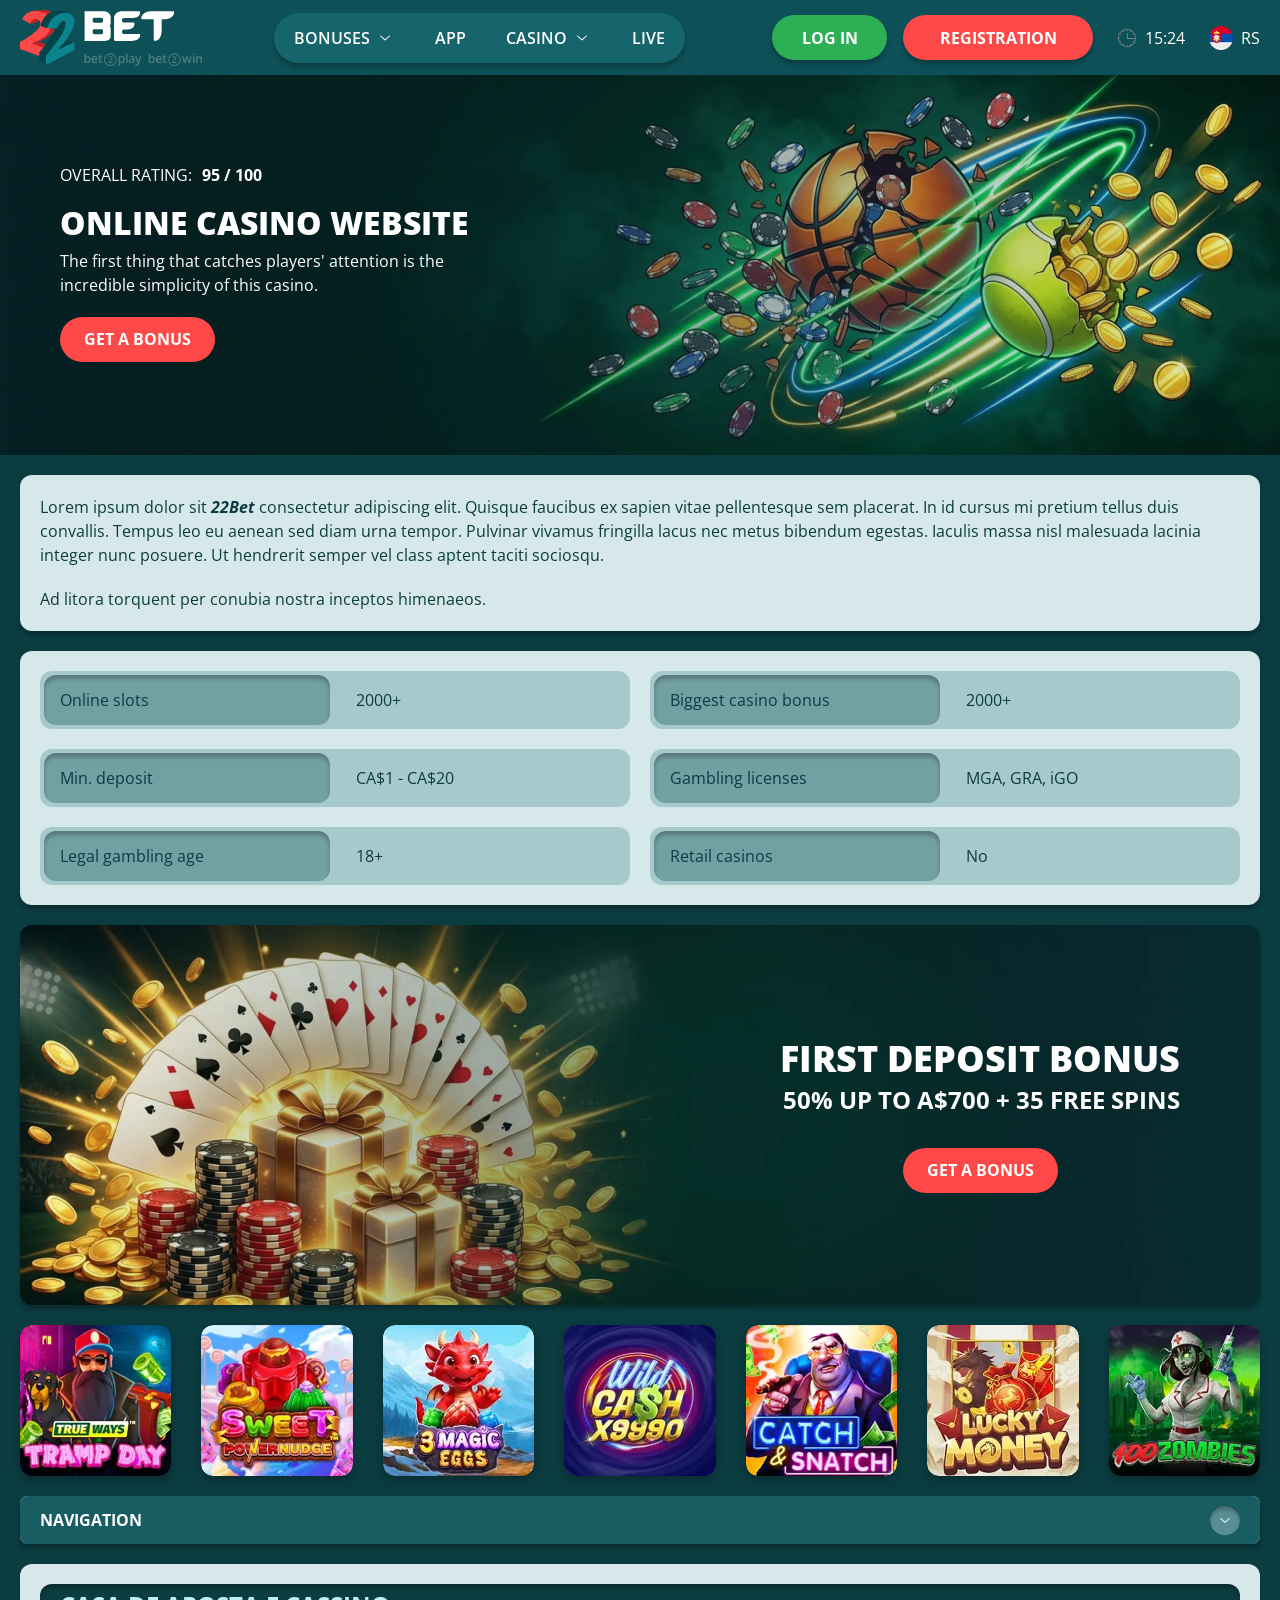
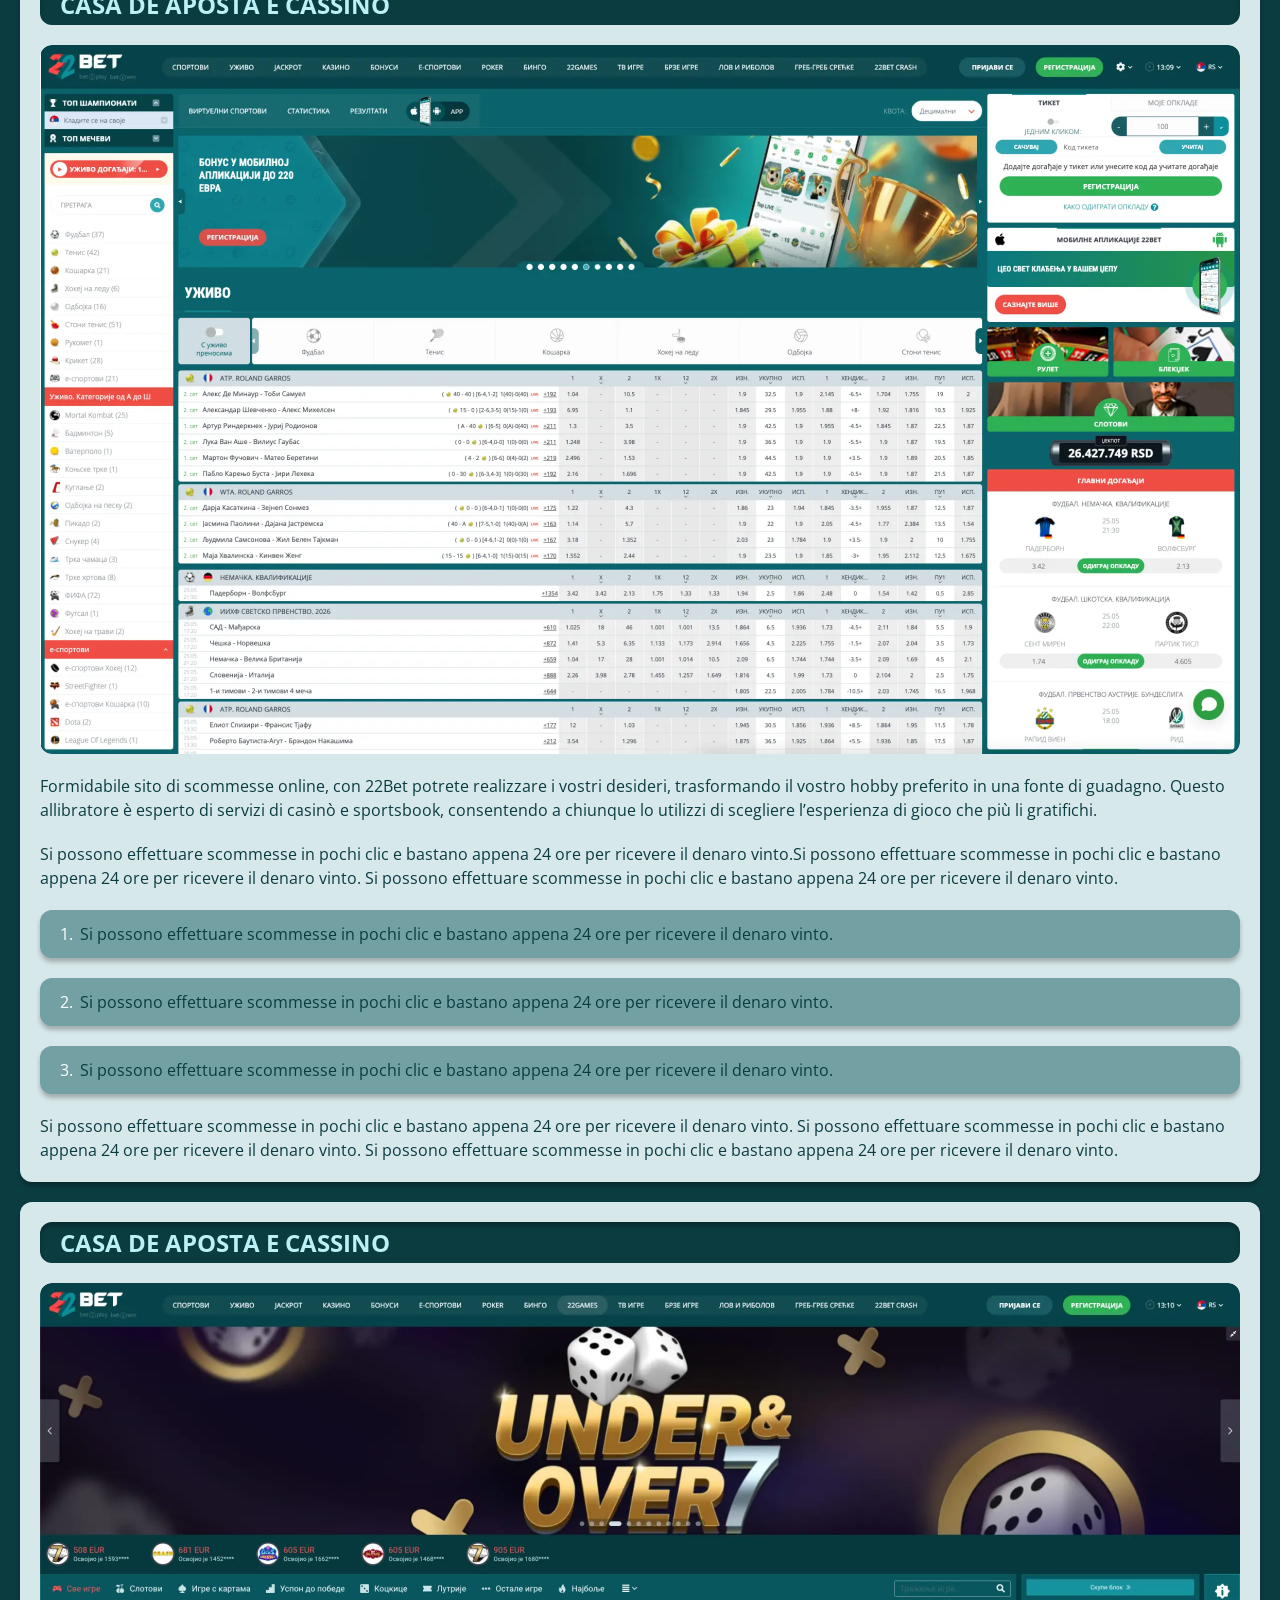
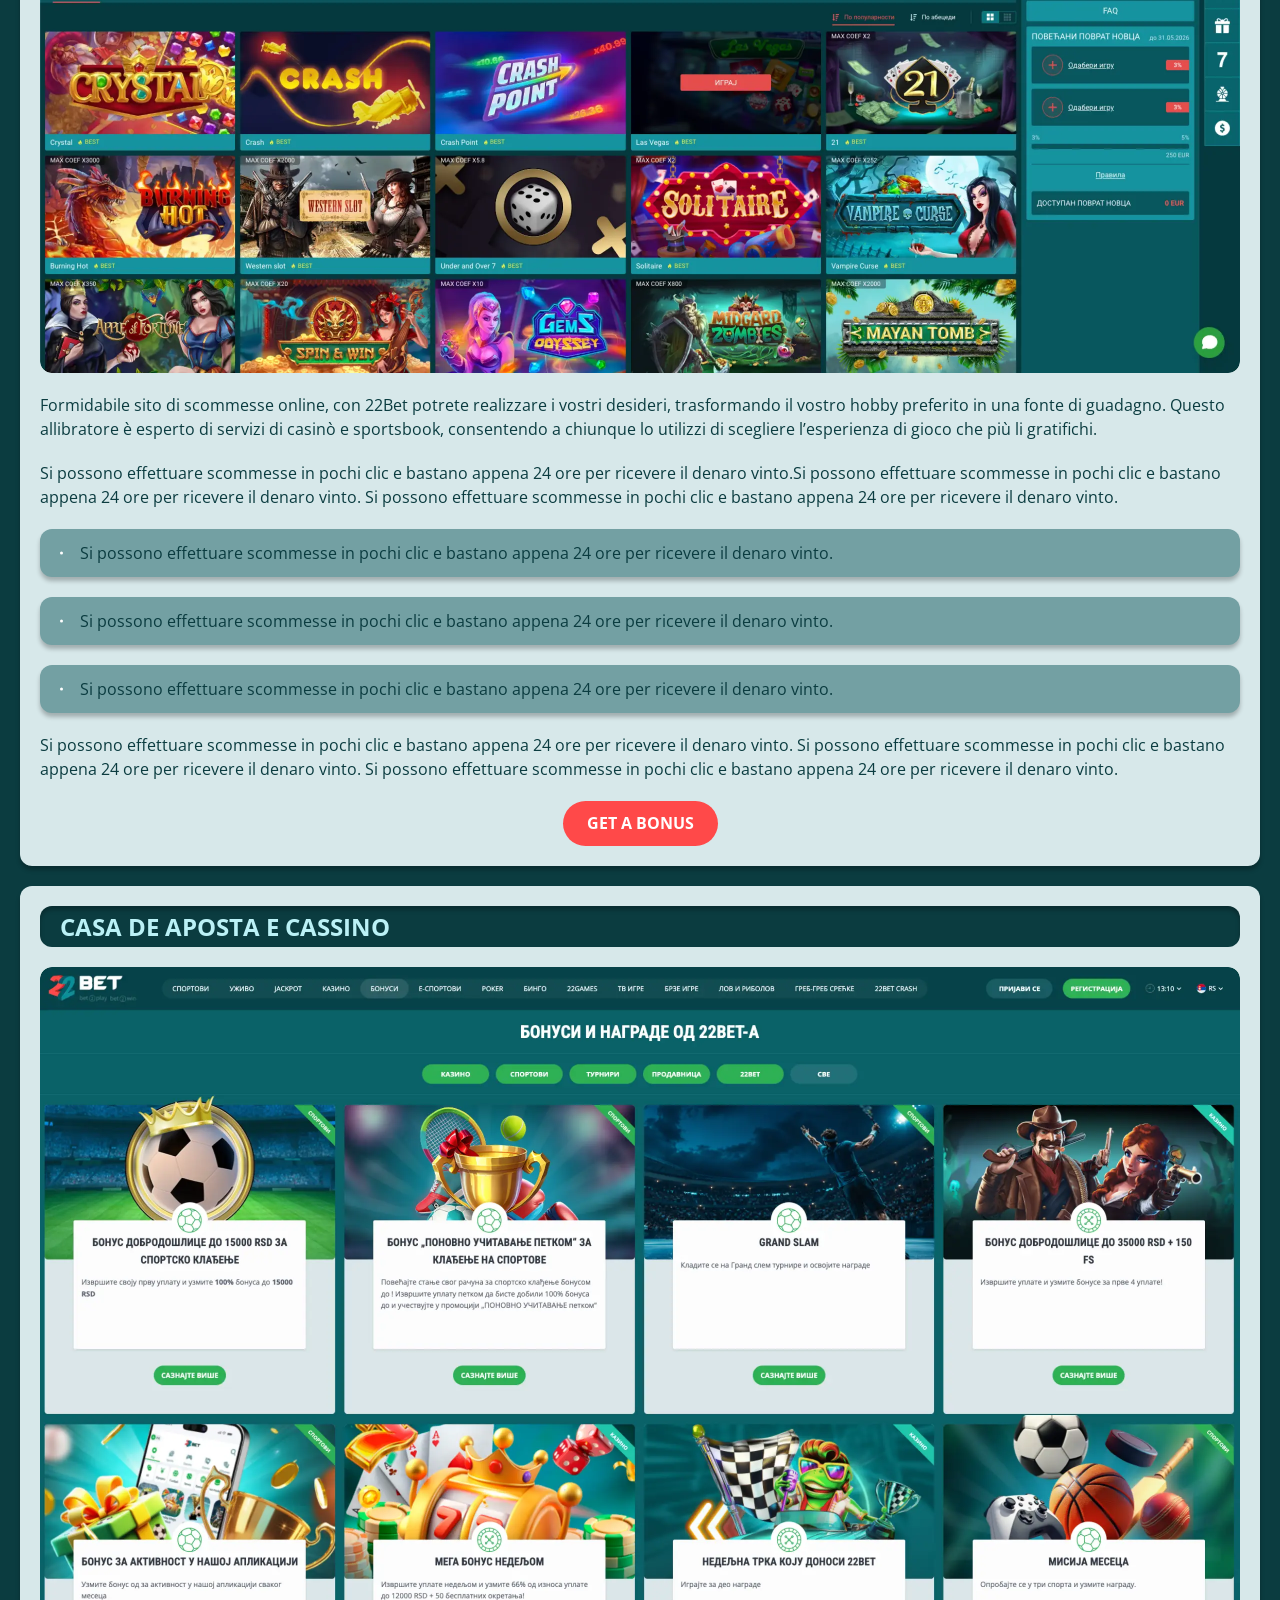
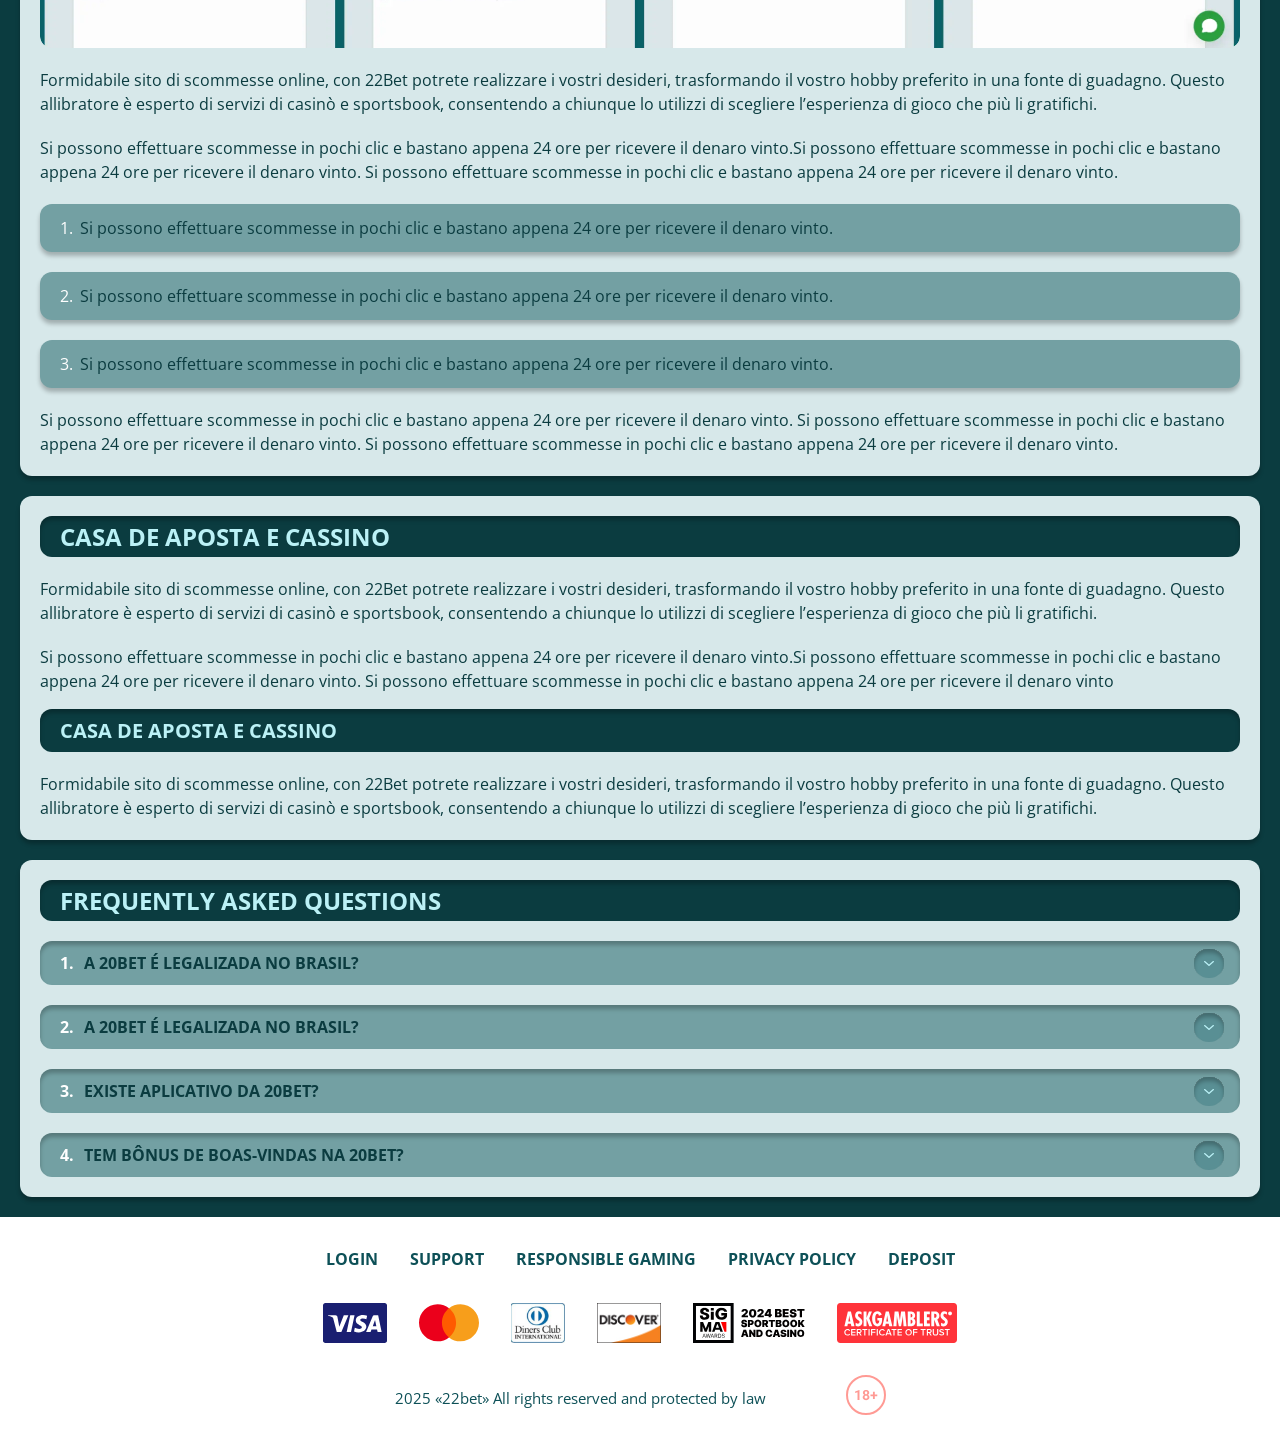
<file: index.html>
<!DOCTYPE html>
<html lang="rs">
  <head>
    <meta charset="UTF-8" />
   
    <meta name="viewport" content="width=device-width, initial-scale=1.0" />
    <title>22Bet </title>
    <meta name="description" content />
    <meta property="og:site_name" content />
    <meta property="og:title" content />
    <meta property="og:type" content="website" />
    <meta property="og:url" content />
    <meta property="og:image" content />
    <meta property="og:image:alt" content />
    <meta property="og:locale" content="rs" />
    <meta property="og:description" content />
    <link rel="preconnect" href="https://fonts.googleapis.com" />
    <link rel="preconnect" href="https://fonts.gstatic.com" crossorigin="anonymous" />
   <link href="https://fonts.googleapis.com/css2?family=Open+Sans:ital,wght@0,300..800;1,300..800&display=swap" rel="stylesheet">
<link href="https://fonts.googleapis.com/css?family=Roboto+Condensed&display=swap" rel="stylesheet">

   <link rel="stylesheet" href="./css/reset.css" />
    <link rel="stylesheet" href="./css/main.css" />
    <link rel="stylesheet" href="./css/media.css"/>
    <link rel="icon" href="./images/Group.png" type="image/x-icon"/>
    <script
    src="https://code.jquery.com/jquery-3.6.1.min.js"
    integrity="sha256-o88AwQnZB+VDvE9tvIXrMQaPlFFSUTR+nldQm1LuPXQ="
    crossorigin="anonymous"
  ></script>
  </head>
  <body>
    <header class="header">
      <section class="content header__content">
        <a href="./index.html" class="logo header__logo"
          ><img src="./images/logo.svg" alt="logo" title
        /></a>
        <button class="header__btn-menu" >
          <svg width="16px" height="16px" viewBox="0 0 16 16" xmlns="http://www.w3.org/2000/svg">
              <rect y="0" width="16" height="3" rx="1.5"></rect>
              <rect y="6.5" width="16" height="3" rx="1.5"></rect>
              <rect y="13" width="16" height="3" rx="1.5"></rect>
            </svg>
        </button>

          <nav class="menu header__menu">
            <ul class="header__menu-list">
                
              <li class="" >
              <div class="header__menu-wrapper">
                <div class="js-button-expander js-button-expander--menu" >
                <a href="./bonus.html" >
                <span>Bonuses</span>
              </a>
              </div>
              <div class="header__menu-wrap js-expand-content js-expand-content--menu">
                <ul >
                  <li>
                    <a href="./freeSpins.html">
                    <span>Free Spins</span>
                  </a></li>
                  <li><a href="./promoCode.html">
                    <span>Promo Code</span>
                  </a>
                </li>
                  <li><a href="./welcomeBonus.html">
                    <span>Welcome Bonus</span>
                  </a>
                </li>
                <li><a href="./vip.html">
                    <span>VIP</span>
                  </a>
                </li>
                </ul>
              </div>
              </div>
               <a href="./bonus.html" class="header__menu-item">
                <span>Bonuses</span>
              </a>
            </li>
              <li>
                <a href="./app.html">
                 App
                </a>
              </li>
              
              <li class="">
              <div class="header__menu-wrapper">
                <div class="js-button-expander js-button-expander--menu" >
                <a href="./casino.html" >
                <span> Casino</span>
              </a>
              </div>
              <div class="header__menu-wrap js-expand-content js-expand-content--menu">
                <ul >
                  <li>
                    <a href="./slots.html">
                    <span>Slots</span>
                  </a></li>
                 
                </ul>
              </div>
              </div>
               <a href="./casino.html" class="header__menu-item">
                <span>Casino</span>
              </a>
            </li>
               <li>
                <a href="./live.html">
               Live
                </a>
              </li>
              <li>
                    <a href="./freeSpins.html">
                    <span>Free Spins</span>
                  </a></li>
                  <li><a href="./promoCode.html">
                    <span>Promo Code</span>
                  </a>
                </li>
                  <li><a href="./welcomeBonus.html">
                    <span>Welcome Bonus</span>
                  </a>
                </li>
                <li><a href="./vip.html">
                    <span>VIP</span>
                  </a>
                </li>
             <li>
                    <a href="./slots.html">
                    <span>Slots</span>
                  </a></li>
             
             
            </ul>
            <div class="header__button header__button-menu " >
              <a href="#" class="button  button__login-menu">log in</a>
              <a href="#" class="button button__menu">registration</a>
            </div>
           
          </nav>
            <a href="#" class="button button__login">log in</a>
            <a href="#" class="button button__singup">registration</a>
            <div id="clock" class="header__time">00:00</div>
            <a href="#" class="header__flag">
                <span><img src="./images/flag.png" alt="flag" title /></span>
                <span>rs</span>
              </a>
      </section>
    </header>
     <main class="main home main-page">
        <section class=" hero hero__page">
           
            <div class="background">
              <img src="./images/main/bg-main.webp" alt="hero" title />
              
            </div>
            <div class="hero__wrapper">
              <div class="hero__data">
                <div class="hero__rating" >
                  <p>Overall Rating:</p>
                 
                  <span >
                    <span >95</span>
                  <span>/</span> 
                  <span >100</span>
                  
                  </span>
                </div>
                <h1 class="title general hero__title">
                 Online Casino Website
                </h1>
                <p class="hero__text">The first thing that catches players' attention is the incredible simplicity of this casino.</p>
                <a href="#" class="button  hero__button">Get a Bonus</a>
               
              </div>
             
            </div>
          </section>
      <section class="main__wrap main__wrap-page">
       
       <section class="content__wrapper content__wrapper-page">

         
        
       
          <section class="content article">
            <p>
             Lorem ipsum dolor sit <a href="#">22Bet</a> consectetur adipiscing elit. Quisque faucibus ex sapien vitae pellentesque sem placerat. In id cursus mi pretium tellus duis convallis. Tempus leo eu aenean sed diam urna tempor. Pulvinar vivamus fringilla lacus nec metus bibendum egestas. Iaculis massa nisl malesuada lacinia integer nunc posuere. Ut hendrerit semper vel class aptent taciti sociosqu.
            </p>
            <p>
             Ad litora torquent per conubia nostra inceptos himenaeos.
            </p>
          </section>
      <section class="content features">
           
              <table class="features__table">
               <tbody class="features__group">
                 
                   <tr>
                   <td>Online slots</td>
                   <td>2000+</td>
                  </tr>
                  <tr>
                   <td>Biggest casino bonus</td>
                   <td>2000+</td>
                  </tr>
                  <tr>
                   <td>Min. deposit</td>
                   <td>CA$1 - CA$20</td>
                  </tr>
              
                     <tr>
                     <td>Gambling licenses</td>
                     <td>MGA, GRA, iGO</td>
                   </tr>
                   <tr>
                     <td>Legal gambling age</td>
                     <td>18+</td>
                   </tr>
                   <tr>
                     <td>Retail casinos</td>
                     <td>No</td>
                   </tr>
                
               </tbody>
             </table>
            
         
           </section>  

        
             
             <section class="content banner banner-main">
            <div class="background ">
              
              <img src="./images/main/banner-main.webp" alt="banner" title />
              
            </div>
            <div class="banner__info">
              
              <h2 class="title high banner__title-main">
                  
               first Deposit Bonus
              </h2>
            <p class="banner__subtitle">50% up to A$700 + 35 Free spins</p>
              <a href="#" class="button banner__button">Get a Bonus</a>
            </div>
          </section>
          
           <section class="content casino">
           
              <ul class="casino__list ">
                <li class="casino__item">
                    <a href="#"><div class="casino__wrapper">
                      <img class="casino__img" src="./images/main/card-main1.webp" alt="" title>
                    <div class="casino__hover casino__hover-live">
                        
                        <div class="casino-box">
                            
                        <span href="#" class="button  casino__buttons"><img src="./images/card-button.svg" alt="" title></span>
                        </div>
                    </div>
                    </div>
                    </a>
                </li>
                <li class="casino__item">
                  <a href="#"><div class="casino__wrapper">
                      <img class="casino__img" src="./images/main/card-main2.webp" alt="" title>
                    <div class="casino__hover casino__hover-live">
                        
                        <div class="casino-box">
                            
                        <span href="#" class="button  casino__buttons"><img src="./images/card-button.svg" alt="" title></span>
                        </div>
                    </div>
                    </div>
                    </a>
              </li>
              <li class="casino__item">
              <a href="#"><div class="casino__wrapper">
                      <img class="casino__img" src="./images/main/card-main3.webp" alt="" title>
                    <div class="casino__hover casino__hover-live">
                        
                        <div class="casino-box">
                            
                        <span href="#" class="button  casino__buttons"><img src="./images/card-button.svg" alt="" title></span>
                        </div>
                    </div>
                    </div>
                    </a>
            </li>
             <li class="casino__item">
                <a href="#"><div class="casino__wrapper">
                      <img class="casino__img" src="./images/main/card-main4.webp" alt="" title>
                    <div class="casino__hover casino__hover-live">
                        
                        <div class="casino-box">
                            
                        <span href="#" class="button  casino__buttons"><img src="./images/card-button.svg" alt="" title></span>
                        </div>
                    </div>
                    </div>
                    </a>
            </li>
             <li class="casino__item">
               <a href="#"><div class="casino__wrapper">
                      <img class="casino__img" src="./images/main/card-main5.webp" alt="" title>
                    <div class="casino__hover casino__hover-live">
                        
                        <div class="casino-box">
                            
                        <span href="#" class="button  casino__buttons"><img src="./images/card-button.svg" alt="" title></span>
                        </div>
                    </div>
                    </div>
                    </a>
            </li>
             <li class="casino__item">
                <a href="#"><div class="casino__wrapper">
                      <img class="casino__img" src="./images/main/card-main6.webp" alt="" title>
                    <div class="casino__hover casino__hover-live">
                        
                        <div class="casino-box">
                            
                        <span href="#" class="button  casino__buttons"><img src="./images/card-button.svg" alt="" title></span>
                        </div>
                    </div>
                    </div>
                    </a>
            </li>
             <li class="casino__item">
              <a href="#"><div class="casino__wrapper">
                      <img class="casino__img" src="./images/main/card-main7.webp" alt="" title>
                    <div class="casino__hover casino__hover-live">
                        
                        <div class="casino-box">
                            
                        <span href="#" class="button  casino__buttons"><img src="./images/card-button.svg" alt="" title></span>
                        </div>
                    </div>
                    </div>
                    </a>
            </li>
            

              </ul>
         </section>
              <section class="content menu-review__content">
              

            
                <div class="menu__review-desk menu__review-content">Navigation</div>
                <ul class="menu__review menu__review-list">
                  <li><a href="#">Lorem ipsum dolor sit</a></li>
                    <li><a href="#">Amet consectetur adipiscing</a></li>
                      <li><a href="#">Quisque faucibus ex sapien vitae</a></li>
                        <li><a href="#">Ut hendrerit sempero</a></li>
                          <li><a href="#">Pulvinar vivamus fringilla</a></li>
                           <li><a href="#">Ad litora torquent per conubia</a></li>
                         
                          
                </ul>
             
          
          </section>
          
        
          <section class="content article">
            <h2 class="title high article__title">Casa de Aposta e Cassino</h2>
             <div class="images">
              <img src="./images/main/image1-main.webp" alt="banner" title />
            </div>
            <p>
             Formidabile sito di scommesse online, con 22Bet potrete realizzare i vostri desideri, trasformando il vostro hobby preferito in una fonte di guadagno. Questo allibratore è esperto di servizi di casinò e sportsbook, consentendo a chiunque lo utilizzi di scegliere l’esperienza di gioco che più li gratifichi.
            </p>
            <p>
             Si possono effettuare scommesse in pochi clic e bastano appena 24 ore per ricevere il denaro vinto.Si possono effettuare scommesse in pochi clic e bastano appena 24 ore per ricevere il denaro vinto. Si possono effettuare scommesse in pochi clic e bastano appena 24 ore per ricevere il denaro vinto.
            </p>
           <ol>
              <li>Si possono effettuare scommesse in pochi clic e bastano appena 24 ore per ricevere il denaro vinto.</li>
              <li>Si possono effettuare scommesse in pochi clic e bastano appena 24 ore per ricevere il denaro vinto.</li>
              <li>Si possono effettuare scommesse in pochi clic e bastano appena 24 ore per ricevere il denaro vinto.</li>
            </ol>
            <p>Si possono effettuare scommesse in pochi clic e bastano appena 24 ore per ricevere il denaro vinto. Si possono effettuare scommesse in pochi clic e bastano appena 24 ore per ricevere il denaro vinto. Si possono effettuare scommesse in pochi clic e bastano appena 24 ore per ricevere il denaro vinto.</p>
          </section>
           <section class="content article">
            <h2 class="title high article__title">Casa de Aposta e Cassino</h2>
             <div class="images">
              <img src="./images/main/image2-main.webp" alt="banner" title />
            </div>
            <p>
             Formidabile sito di scommesse online, con 22Bet potrete realizzare i vostri desideri, trasformando il vostro hobby preferito in una fonte di guadagno. Questo allibratore è esperto di servizi di casinò e sportsbook, consentendo a chiunque lo utilizzi di scegliere l’esperienza di gioco che più li gratifichi.
            </p>
            <p>
             Si possono effettuare scommesse in pochi clic e bastano appena 24 ore per ricevere il denaro vinto.Si possono effettuare scommesse in pochi clic e bastano appena 24 ore per ricevere il denaro vinto. Si possono effettuare scommesse in pochi clic e bastano appena 24 ore per ricevere il denaro vinto.
            </p>
           <ul>
              <li>Si possono effettuare scommesse in pochi clic e bastano appena 24 ore per ricevere il denaro vinto.</li>
              <li>Si possono effettuare scommesse in pochi clic e bastano appena 24 ore per ricevere il denaro vinto.</li>
              <li>Si possono effettuare scommesse in pochi clic e bastano appena 24 ore per ricevere il denaro vinto.</li>
            </ul>
            <p>Si possono effettuare scommesse in pochi clic e bastano appena 24 ore per ricevere il denaro vinto. Si possono effettuare scommesse in pochi clic e bastano appena 24 ore per ricevere il denaro vinto. Si possono effettuare scommesse in pochi clic e bastano appena 24 ore per ricevere il denaro vinto.</p>
         <a href="#" class="button">Get a Bonus</a>
          </section>
           <section class="content article">
            <h2 class="title high article__title">Casa de Aposta e Cassino</h2>
             <div class="images">
              <img src="./images/main/image3-main.webp" alt="banner" title />
            </div>
            <p>
             Formidabile sito di scommesse online, con 22Bet potrete realizzare i vostri desideri, trasformando il vostro hobby preferito in una fonte di guadagno. Questo allibratore è esperto di servizi di casinò e sportsbook, consentendo a chiunque lo utilizzi di scegliere l’esperienza di gioco che più li gratifichi.
            </p>
            <p>
             Si possono effettuare scommesse in pochi clic e bastano appena 24 ore per ricevere il denaro vinto.Si possono effettuare scommesse in pochi clic e bastano appena 24 ore per ricevere il denaro vinto. Si possono effettuare scommesse in pochi clic e bastano appena 24 ore per ricevere il denaro vinto.
            </p>
           <ol>
              <li>Si possono effettuare scommesse in pochi clic e bastano appena 24 ore per ricevere il denaro vinto.</li>
              <li>Si possono effettuare scommesse in pochi clic e bastano appena 24 ore per ricevere il denaro vinto.</li>
              <li>Si possono effettuare scommesse in pochi clic e bastano appena 24 ore per ricevere il denaro vinto.</li>
            </ol>
            <p>Si possono effettuare scommesse in pochi clic e bastano appena 24 ore per ricevere il denaro vinto. Si possono effettuare scommesse in pochi clic e bastano appena 24 ore per ricevere il denaro vinto. Si possono effettuare scommesse in pochi clic e bastano appena 24 ore per ricevere il denaro vinto.</p>
          </section>
           <section class="content article">
            <h2 class="title high article__title">Casa de Aposta e Cassino</h2>
            <p>Formidabile sito di scommesse online, con 22Bet potrete realizzare i vostri desideri, trasformando il vostro hobby preferito in una fonte di guadagno. Questo allibratore è esperto di servizi di casinò e sportsbook, consentendo a chiunque lo utilizzi di scegliere l’esperienza di gioco che più li gratifichi.</p>
            <p>Si possono effettuare scommesse in pochi clic e bastano appena 24 ore per ricevere il denaro vinto.Si possono effettuare scommesse in pochi clic e bastano appena 24 ore per ricevere il denaro vinto. Si possono effettuare scommesse in pochi clic e bastano appena 24 ore per ricevere il denaro vinto</p>
            <h3>Casa de Aposta e Cassino</h3>
            <p>Formidabile sito di scommesse online, con 22Bet potrete realizzare i vostri desideri, trasformando il vostro hobby preferito in una fonte di guadagno. Questo allibratore è esperto di servizi di casinò e sportsbook, consentendo a chiunque lo utilizzi di scegliere l’esperienza di gioco che più li gratifichi.</p>
           </section>

          <section class="content faq">
            <h2 class="title high faq__title">Frequently Asked Questions</h2>
            <ol class="faq__list " >
              <li class="faq__item"  >
                <h3 class="title medium faq__subtitle js-button-expander js-button-expander--faq"  >A 20Bet é legalizada no Brasil?
                 </h3>
                <div  class="faq__answer js-expand-content js-expand-content--faq" >
                  <p  >
                    Sim, a casa de apostas tem licença emitida por Curaçao, que é reconhecida no Brasil e a permite atuar por aqui.
                  </p>
                </div>
              </li>
              <li class="faq__item"  >
                <h3 class="title medium faq__subtitle js-button-expander js-button-expander--faq"  >A 20Bet é legalizada no Brasil?</h3>
                <div class="faq__answer js-expand-content js-expand-content--faq" >
                  <p  >
                    Sim, a casa de apostas tem licença emitida por Curaçao, que é reconhecida no Brasil e a permite atuar por aqui.
                  </p>
                </div>
              </li> 
              <li class="faq__item"  >
                <h3 class="title medium faq__subtitle js-button-expander js-button-expander--faq"  >Existe aplicativo da 20Bet?</h3>
                <div class="faq__answer js-expand-content js-expand-content--faq" >
                  <p  >
                   Sim, disponível para sistemas operacionais iOS e Android.
                  </p>
                </div>
              </li> 
              <li class="faq__item"  >
                <h3 class="title medium faq__subtitle js-button-expander js-button-expander--faq"  >Tem bônus de boas-vindas na 20Bet?</h3>
                <div class="faq__answer js-expand-content js-expand-content--faq" >
                  <p  >
                   O pacote especial para novos usuários da 20Bet paga 100% sobre o primeiro depósito, com limite de 600 BRL.
                  </p>
                </div>
              </li> 
             
            </ol>
          </section>
          
        </section> 
      
        <div class=""  onclick="scrollToTop()">
          <button class="main__arrow" id="scrollToTopBtn"></button>
        </div> 
        
      </section>
    </main> 
     <footer class=" footer ">
      <section class="content footer__content">
        <ul class="footer__menu">
         <li><a href="./login.html">Login</a></li>
         <li><a href="./support.html">Support</a></li>
         <li><a href="./responsible.html">Responsible Gaming</a></li>
         <li><a href="./policy.html">Privacy Policy</a></li>
         <li><a href="./deposit.html">Deposit</a></li>
        </ul>
       
          <ul class="footer__cards-list">
           
            <li>
              <a href="#"
                ><img src="./images/visa.svg" alt="cardvisa" title
              /></a>
            </li>
            <li>
              <a href="#"
                ><img
                  src="./images/mastercard.svg"
                  alt="mastercard"
                  title
              /></a>
            </li>
            <li>
                <a href="#"
                  ><img src="./images/diners.svg" alt="diners" title
                /></a>
              </li>
              <li>
                <a href="#"
                  ><img src="./images/discover.svg" alt="discover" title
                /></a>
              </li>
              <li>
                <a href="#"
                  ><img src="./images/sigma.svg" alt="sigma" title
                /></a>
              </li>
              <li>
                <a href="#"
                  ><img src="./images/ask.svg" alt="ask" title
                /></a>
              </li>
            
          </ul>
       
        <div class="footer__wrapp">
          <div class="footer__text">
           
            <p>2025 «22bet» All rights reserved and protected by law
</p>
           
          </div>
          <div class="footer__age">
            <img src="./images/age.svg" alt="age" title />
          </div>
        </div>
      
      </section>
    </footer>
    <script src="./js/arrowUp.js" defer></script>
    <script src="./js/sidebar.js" defer></script>
    <script src="./js/expander.js" defer></script>
    <script src="./js/mobile-menu.js" defer></script>
    <script src="./js/clock.js" defer></script>
  </body>
</html>
</file>
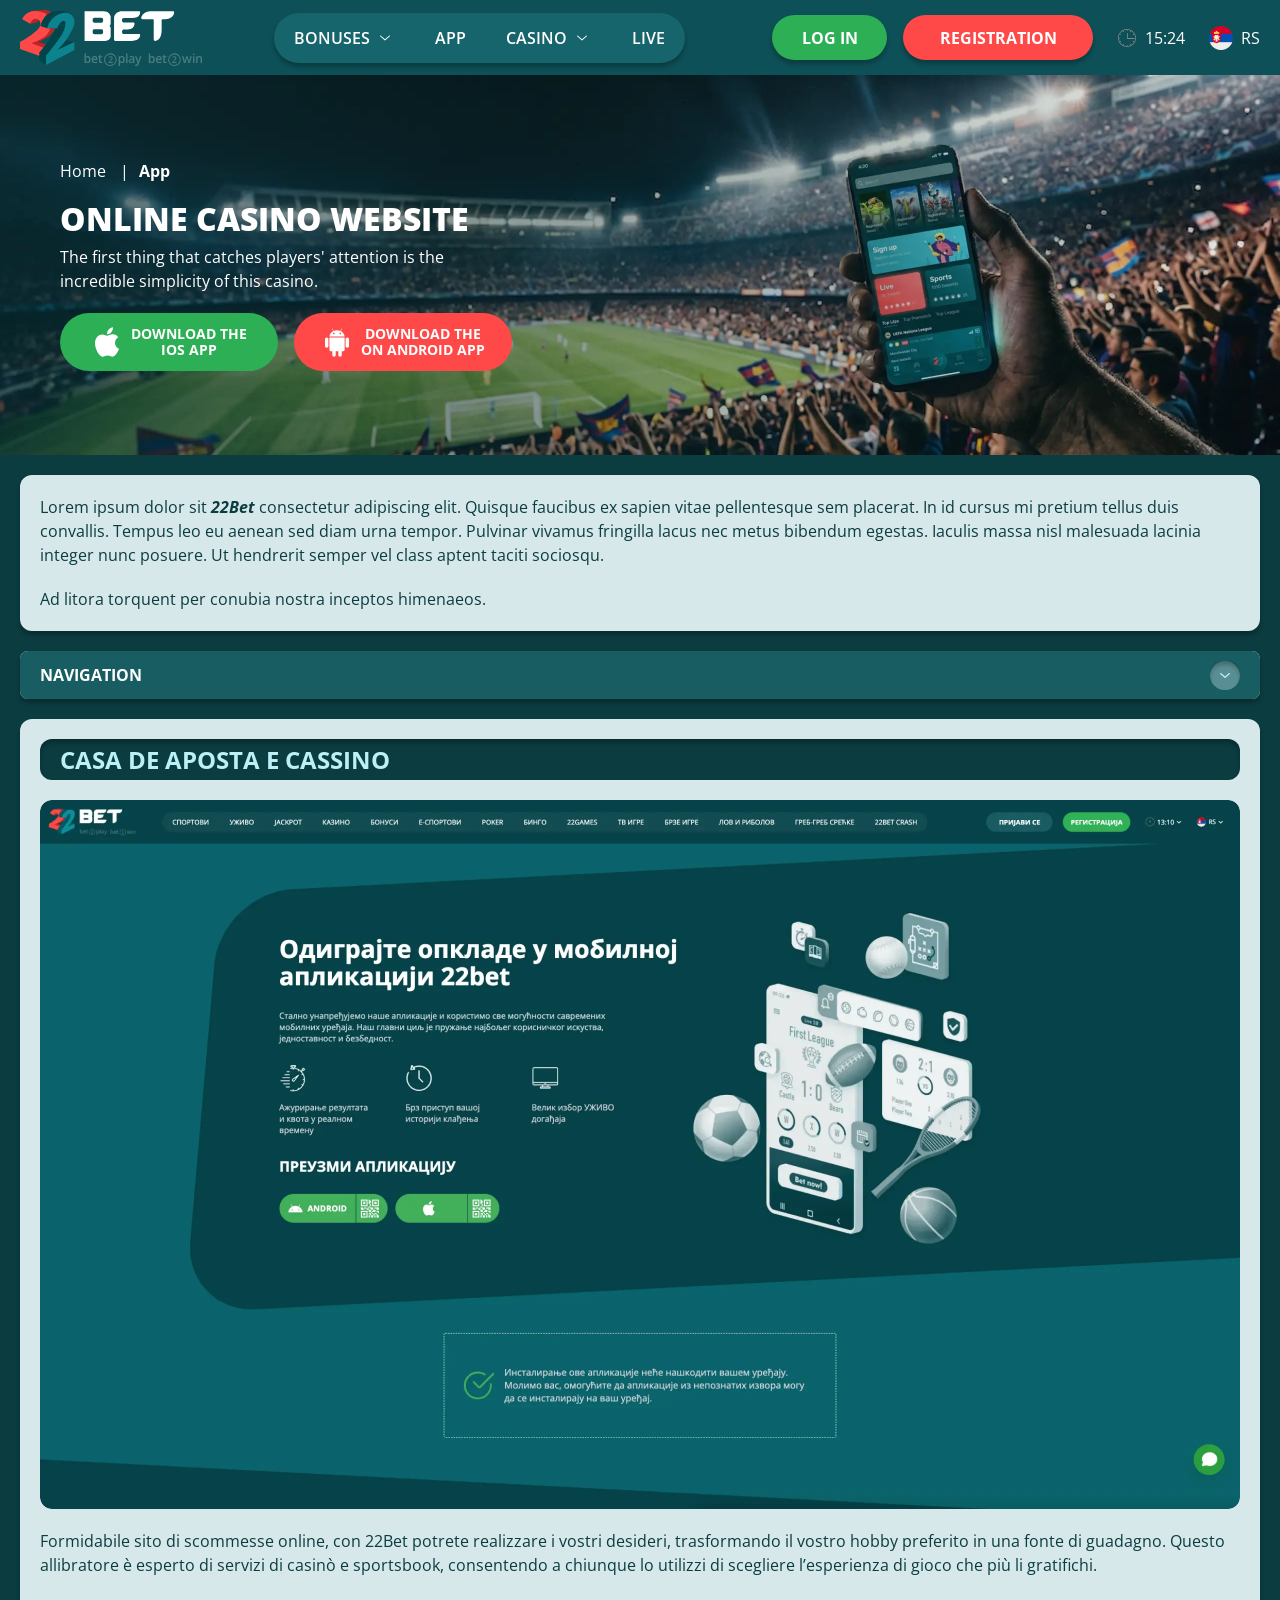
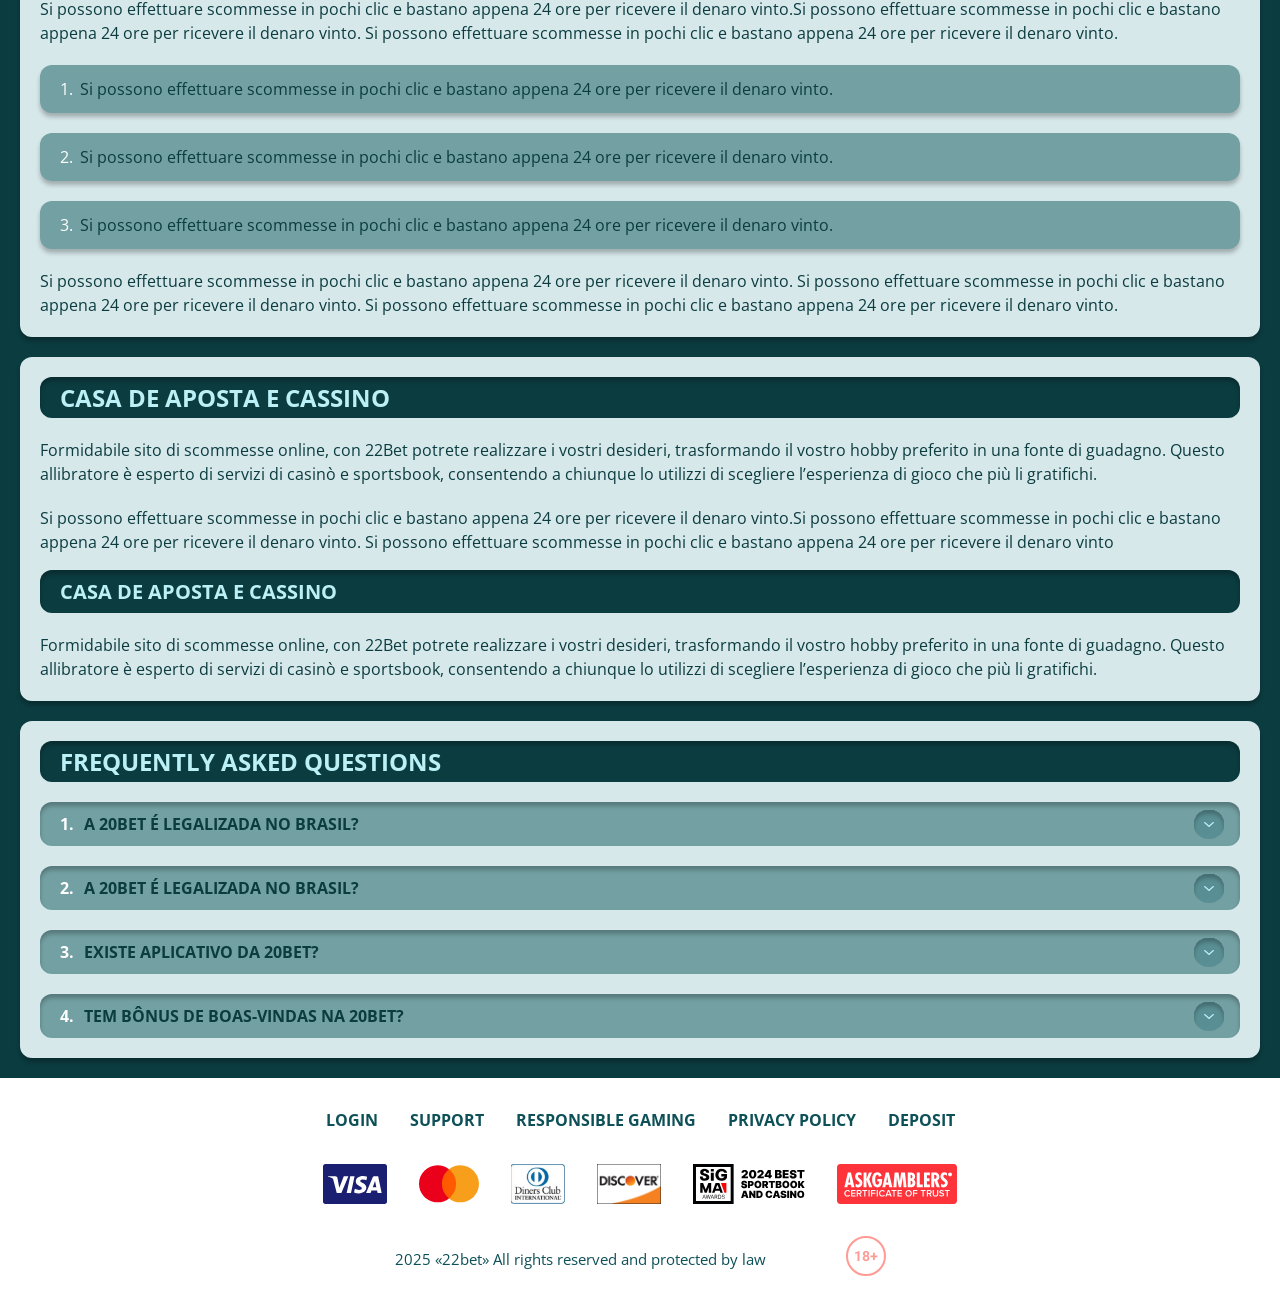
<file: app.html>
<!DOCTYPE html>
<html lang="rs">
  <head>
    <meta charset="UTF-8" />
   
    <meta name="viewport" content="width=device-width, initial-scale=1.0" />
    <title>22Bet </title>
    <meta name="description" content />
    <meta property="og:site_name" content />
    <meta property="og:title" content />
    <meta property="og:type" content="website" />
    <meta property="og:url" content />
    <meta property="og:image" content />
    <meta property="og:image:alt" content />
    <meta property="og:locale" content="rs" />
    <meta property="og:description" content />
    <link rel="preconnect" href="https://fonts.googleapis.com" />
    <link rel="preconnect" href="https://fonts.gstatic.com" crossorigin="anonymous" />
   <link href="https://fonts.googleapis.com/css2?family=Open+Sans:ital,wght@0,300..800;1,300..800&display=swap" rel="stylesheet">
<link href="https://fonts.googleapis.com/css?family=Roboto+Condensed&display=swap" rel="stylesheet">

   <link rel="stylesheet" href="./css/reset.css" />
    <link rel="stylesheet" href="./css/main.css" />
    <link rel="stylesheet" href="./css/media.css"/>
    <link rel="icon" href="./images/Group.png" type="image/x-icon"/>
    <script
    src="https://code.jquery.com/jquery-3.6.1.min.js"
    integrity="sha256-o88AwQnZB+VDvE9tvIXrMQaPlFFSUTR+nldQm1LuPXQ="
    crossorigin="anonymous"
  ></script>
  </head>
  <body>
    <header class="header">
      <section class="content header__content">
        <a href="./index.html" class="logo header__logo"
          ><img src="./images/logo.svg" alt="logo" title
        /></a>
        <button class="header__btn-menu" >
          <svg width="16px" height="16px" viewBox="0 0 16 16" xmlns="http://www.w3.org/2000/svg">
              <rect y="0" width="16" height="3" rx="1.5"></rect>
              <rect y="6.5" width="16" height="3" rx="1.5"></rect>
              <rect y="13" width="16" height="3" rx="1.5"></rect>
            </svg>
        </button>

          <nav class="menu header__menu">
            <ul class="header__menu-list">
                
              <li class="">
              <div class="header__menu-wrapper">
                <div class="js-button-expander js-button-expander--menu" >
                <a href="./bonus.html" >
                <span>Bonuses</span>
              </a>
              </div>
              <div class="header__menu-wrap js-expand-content js-expand-content--menu">
                <ul >
                  <li>
                    <a href="./freeSpins.html">
                    <span>Free Spins</span>
                  </a></li>
                  <li><a href="./promoCode.html">
                    <span>Promo Code</span>
                  </a>
                </li>
                  <li><a href="./welcomeBonus.html">
                    <span>Welcome Bonus</span>
                  </a>
                </li>
                <li><a href="./vip.html">
                    <span>VIP</span>
                  </a>
                </li>
                </ul>
              </div>
              </div>
               <a href="./bonus.html" class="header__menu-item">
                <span>Bonuses</span>
              </a>
            </li>
              <li>
                <a href="./app.html">
                 App
                </a>
              </li>
              
              <li class="">
              <div class="header__menu-wrapper">
                <div class="js-button-expander js-button-expander--menu" >
                <a href="./casino.html" >
                <span> Casino</span>
              </a>
              </div>
              <div class="header__menu-wrap js-expand-content js-expand-content--menu">
                <ul >
                  <li>
                    <a href="./slots.html">
                    <span>Slots</span>
                  </a></li>
                 
                </ul>
              </div>
              </div>
               <a href="./casino.html" class="header__menu-item">
                <span>Casino</span>
              </a>
            </li>
               <li>
                <a href="./live.html">
               Live
                </a>
              </li>
              <li>
                    <a href="./freeSpins.html">
                    <span>Free Spins</span>
                  </a></li>
                  <li><a href="./promoCode.html">
                    <span>Promo Code</span>
                  </a>
                </li>
                  <li><a href="./welcomeBonus.html">
                    <span>Welcome Bonus</span>
                  </a>
                </li>
                <li><a href="./vip.html">
                    <span>VIP</span>
                  </a>
                </li>
             <li>
                    <a href="./slots.html">
                    <span>Slots</span>
                  </a></li>
             
             
            </ul>
            <div class="header__button header__button-menu " >
              <a href="#" class="button  button__login-menu">log in</a>
              <a href="#" class="button button__menu">registration</a>
            </div>
           
          </nav>
            <a href="#" class="button button__login">log in</a>
            <a href="#" class="button button__singup">registration</a>
            <div id="clock" class="header__time">00:00</div>
            <a href="#" class="header__flag">
                <span><img src="./images/flag.png" alt="flag" title /></span>
                <span>rs</span>
              </a>
      </section>
    </header>
     <main class="main home main-page">
        <section class=" hero hero__page">
           
            <div class="background background-page">
              <img src="./images/app/bg-app.webp" alt="hero" title />
              
            </div>
            <div class="hero__wrapper hero__wrapper-page">
              <div class="hero__data hero__data-bonus">
                <ul
                class="breadcrumbs "
                
              >
                <li
                  
                >
                  <a href="#" >
                    <span >Home</span></a
                  >
                 
                </li>
                <li
                  
                >
                  <a href="/" > <span >App</span></a>
                 
                </li>
              </ul>
                <h1 class="title general hero__title">
                  Online Casino Website
                </h1>
                 <p class="hero__text">The first thing that catches players' attention is the incredible simplicity of this casino.</p>
               
              <div class="banner__content banner__content-app">
             
                  <a href="#" class="banner__btn banner__btn-app">
                    <img src="./images/main/apple-app.svg" alt="icon" title>
                   Download the </br>
IOS app
                  </a>
                  <a href="#" class="banner__btn banner__btn-android"
                    > <img src="./images/main/android-app.svg" alt="icon" title>Download the  </br>
on Android app</a
                  >
                </div>
              </div>
             
            </div>
          </section>
      <section class="main__wrap main__wrap-page">
       
       <section class="content__wrapper content__wrapper-page">

         
        
       
          <section class="content article">
            <p>
             Lorem ipsum dolor sit <a href="#">22Bet</a> consectetur adipiscing elit. Quisque faucibus ex sapien vitae pellentesque sem placerat. In id cursus mi pretium tellus duis convallis. Tempus leo eu aenean sed diam urna tempor. Pulvinar vivamus fringilla lacus nec metus bibendum egestas. Iaculis massa nisl malesuada lacinia integer nunc posuere. Ut hendrerit semper vel class aptent taciti sociosqu.
            </p>
            <p>
             Ad litora torquent per conubia nostra inceptos himenaeos.
            </p>
          </section>
         
       <section class="content menu-review__content">
              

            
                <div class="menu__review-desk menu__review-content">Navigation</div>
                <ul class="menu__review menu__review-list">
                  <li><a href="#">Lorem ipsum dolor sit</a></li>
                    <li><a href="#">Amet consectetur adipiscing</a></li>
                      <li><a href="#">Quisque faucibus ex sapien vitae</a></li>
                        <li><a href="#">Ut hendrerit sempero</a></li>
                          <li><a href="#">Pulvinar vivamus fringilla</a></li>
                           <li><a href="#">Ad litora torquent per conubia</a></li>
                         
                          
                </ul>
             
          
          </section>
        
          <section class="content article">
            <h2 class="title high article__title">Casa de Aposta e Cassino</h2>
             <div class="images">
              <img src="./images/app/image1-app.webp" alt="banner" title />
            </div>
            <p>
             Formidabile sito di scommesse online, con 22Bet potrete realizzare i vostri desideri, trasformando il vostro hobby preferito in una fonte di guadagno. Questo allibratore è esperto di servizi di casinò e sportsbook, consentendo a chiunque lo utilizzi di scegliere l’esperienza di gioco che più li gratifichi.
            </p>
            <p>
             Si possono effettuare scommesse in pochi clic e bastano appena 24 ore per ricevere il denaro vinto.Si possono effettuare scommesse in pochi clic e bastano appena 24 ore per ricevere il denaro vinto. Si possono effettuare scommesse in pochi clic e bastano appena 24 ore per ricevere il denaro vinto.
            </p>
           <ol>
              <li>Si possono effettuare scommesse in pochi clic e bastano appena 24 ore per ricevere il denaro vinto.</li>
              <li>Si possono effettuare scommesse in pochi clic e bastano appena 24 ore per ricevere il denaro vinto.</li>
              <li>Si possono effettuare scommesse in pochi clic e bastano appena 24 ore per ricevere il denaro vinto.</li>
            </ol>
            <p>Si possono effettuare scommesse in pochi clic e bastano appena 24 ore per ricevere il denaro vinto. Si possono effettuare scommesse in pochi clic e bastano appena 24 ore per ricevere il denaro vinto. Si possono effettuare scommesse in pochi clic e bastano appena 24 ore per ricevere il denaro vinto.</p>
          </section>
         
         
           <section class="content article">
            <h2 class="title high article__title">Casa de Aposta e Cassino</h2>
            <p>Formidabile sito di scommesse online, con 22Bet potrete realizzare i vostri desideri, trasformando il vostro hobby preferito in una fonte di guadagno. Questo allibratore è esperto di servizi di casinò e sportsbook, consentendo a chiunque lo utilizzi di scegliere l’esperienza di gioco che più li gratifichi.</p>
            <p>Si possono effettuare scommesse in pochi clic e bastano appena 24 ore per ricevere il denaro vinto.Si possono effettuare scommesse in pochi clic e bastano appena 24 ore per ricevere il denaro vinto. Si possono effettuare scommesse in pochi clic e bastano appena 24 ore per ricevere il denaro vinto</p>
            <h3>Casa de Aposta e Cassino</h3>
            <p>Formidabile sito di scommesse online, con 22Bet potrete realizzare i vostri desideri, trasformando il vostro hobby preferito in una fonte di guadagno. Questo allibratore è esperto di servizi di casinò e sportsbook, consentendo a chiunque lo utilizzi di scegliere l’esperienza di gioco che più li gratifichi.</p>
           </section>

          <section class="content faq">
            <h2 class="title high faq__title">Frequently Asked Questions</h2>
            <ul class="faq__list " >
              <li class="faq__item"  >
                <h3 class="title medium faq__subtitle js-button-expander js-button-expander--faq"  >A 20Bet é legalizada no Brasil?
                 </h3>
                <div  class="faq__answer js-expand-content js-expand-content--faq" >
                  <p  >
                    Sim, a casa de apostas tem licença emitida por Curaçao, que é reconhecida no Brasil e a permite atuar por aqui.
                  </p>
                </div>
              </li>
              <li class="faq__item"  >
                <h3 class="title medium faq__subtitle js-button-expander js-button-expander--faq"  >A 20Bet é legalizada no Brasil?</h3>
                <div class="faq__answer js-expand-content js-expand-content--faq" >
                  <p  >
                    Sim, a casa de apostas tem licença emitida por Curaçao, que é reconhecida no Brasil e a permite atuar por aqui.
                  </p>
                </div>
              </li> 
              <li class="faq__item"  >
                <h3 class="title medium faq__subtitle js-button-expander js-button-expander--faq"  >Existe aplicativo da 20Bet?</h3>
                <div class="faq__answer js-expand-content js-expand-content--faq" >
                  <p  >
                   Sim, disponível para sistemas operacionais iOS e Android.
                  </p>
                </div>
              </li> 
              <li class="faq__item"  >
                <h3 class="title medium faq__subtitle js-button-expander js-button-expander--faq"  >Tem bônus de boas-vindas na 20Bet?</h3>
                <div class="faq__answer js-expand-content js-expand-content--faq" >
                  <p  >
                   O pacote especial para novos usuários da 20Bet paga 100% sobre o primeiro depósito, com limite de 600 BRL.
                  </p>
                </div>
              </li> 
             
            </ul>
          </section>
          
        </section> 
      
        <div class=""  onclick="scrollToTop()">
          <button class="main__arrow" id="scrollToTopBtn"></button>
        </div> 
        
      </section>
    </main> 
 <footer class=" footer ">
      <section class="content footer__content">
        <ul class="footer__menu">
         <li><a href="./login.html">Login</a></li>
         <li><a href="./support.html">Support</a></li>
         <li><a href="./responsible.html">Responsible Gaming</a></li>
         <li><a href="./policy.html">Privacy Policy</a></li>
         <li><a href="./deposit.html">Deposit</a></li>
        </ul>
       
          <ul class="footer__cards-list">
           
            <li>
              <a href="#"
                ><img src="./images/visa.svg" alt="cardvisa" title
              /></a>
            </li>
            <li>
              <a href="#"
                ><img
                  src="./images/mastercard.svg"
                  alt="mastercard"
                  title
              /></a>
            </li>
            <li>
                <a href="#"
                  ><img src="./images/diners.svg" alt="diners" title
                /></a>
              </li>
              <li>
                <a href="#"
                  ><img src="./images/discover.svg" alt="discover" title
                /></a>
              </li>
              <li>
                <a href="#"
                  ><img src="./images/sigma.svg" alt="sigma" title
                /></a>
              </li>
              <li>
                <a href="#"
                  ><img src="./images/ask.svg" alt="ask" title
                /></a>
              </li>
            
          </ul>
       
        <div class="footer__wrapp">
          <div class="footer__text">
           
            <p>2025 «22bet» All rights reserved and protected by law

</p>
           
          </div>
          <div class="footer__age">
            <img src="./images/age.svg" alt="age" title />
          </div>
        </div>
      
      </section>
    </footer>
    <script src="./js/arrowUp.js" defer></script>
    <script src="./js/sidebar.js" defer></script>
    <script src="./js/expander.js" defer></script>
    <script src="./js/mobile-menu.js" defer></script>
    <script src="./js/clock.js" defer></script>
  </body>
</html>
</file>
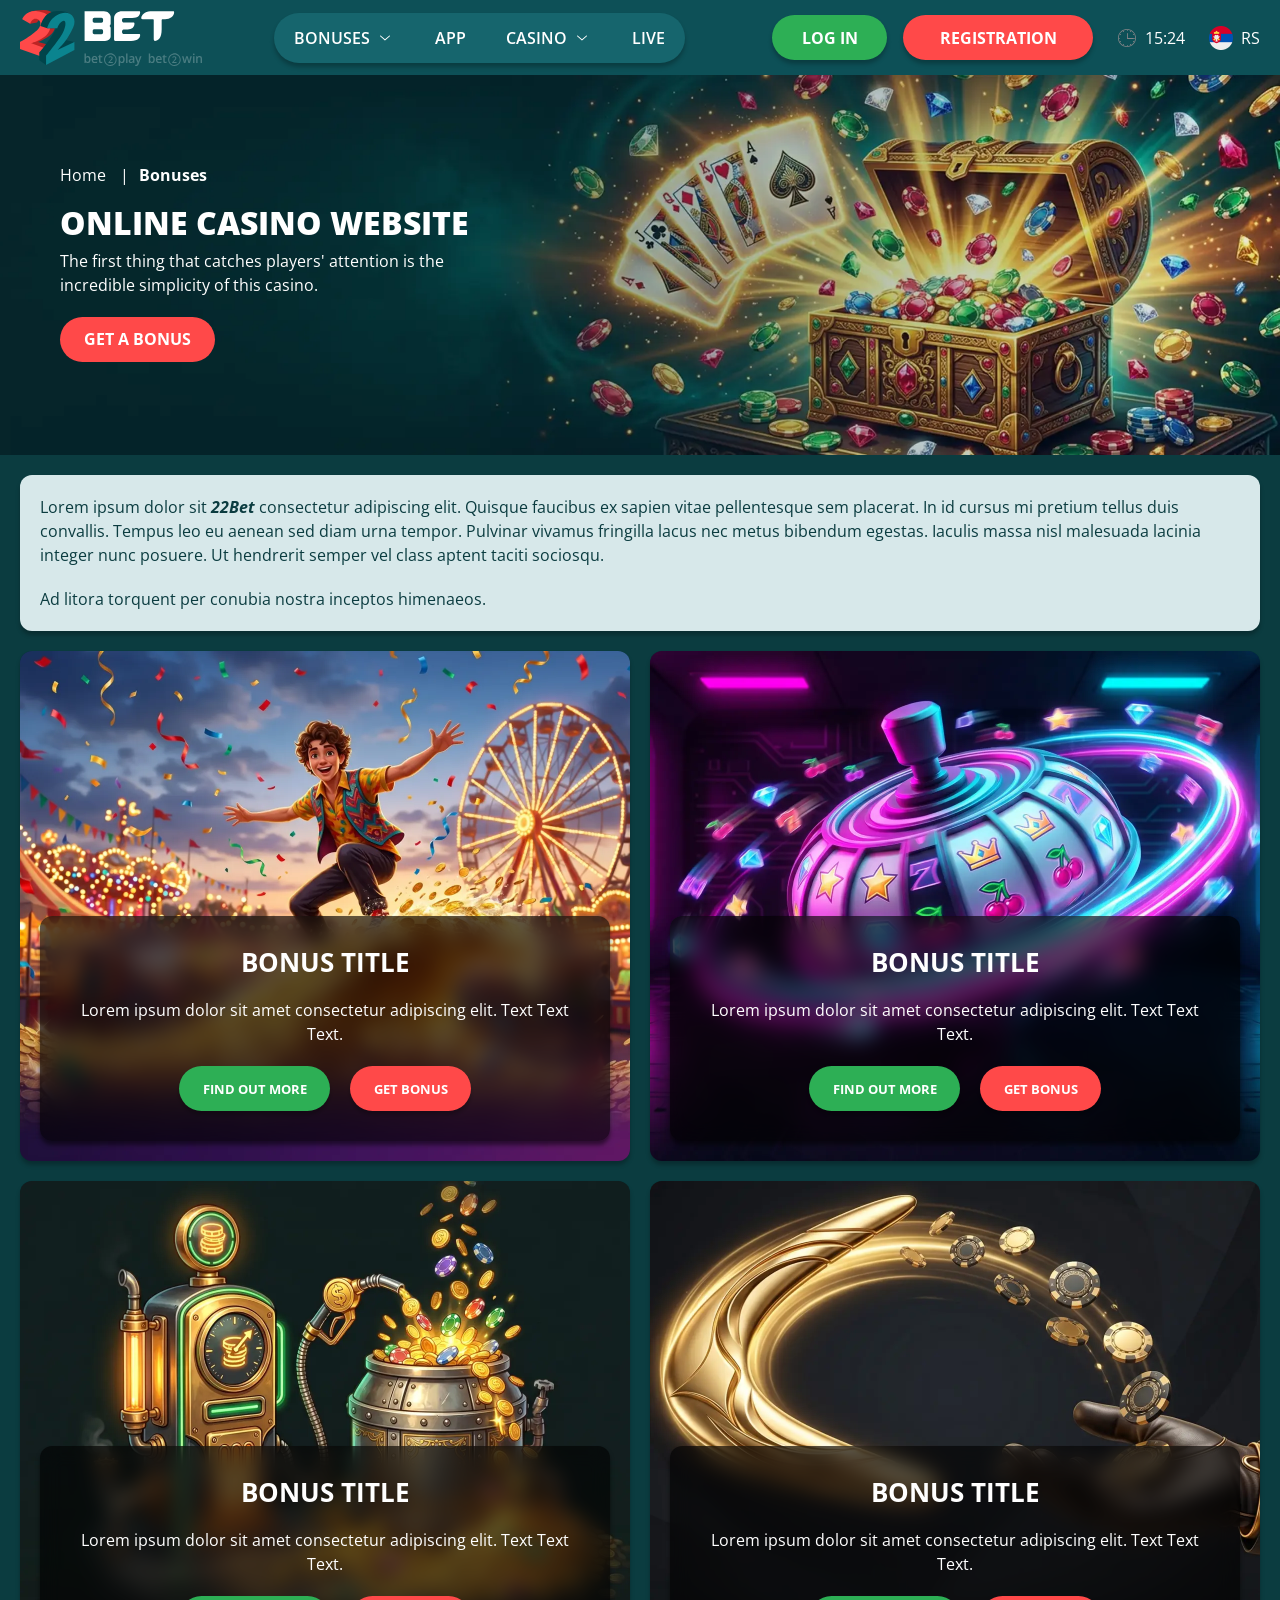
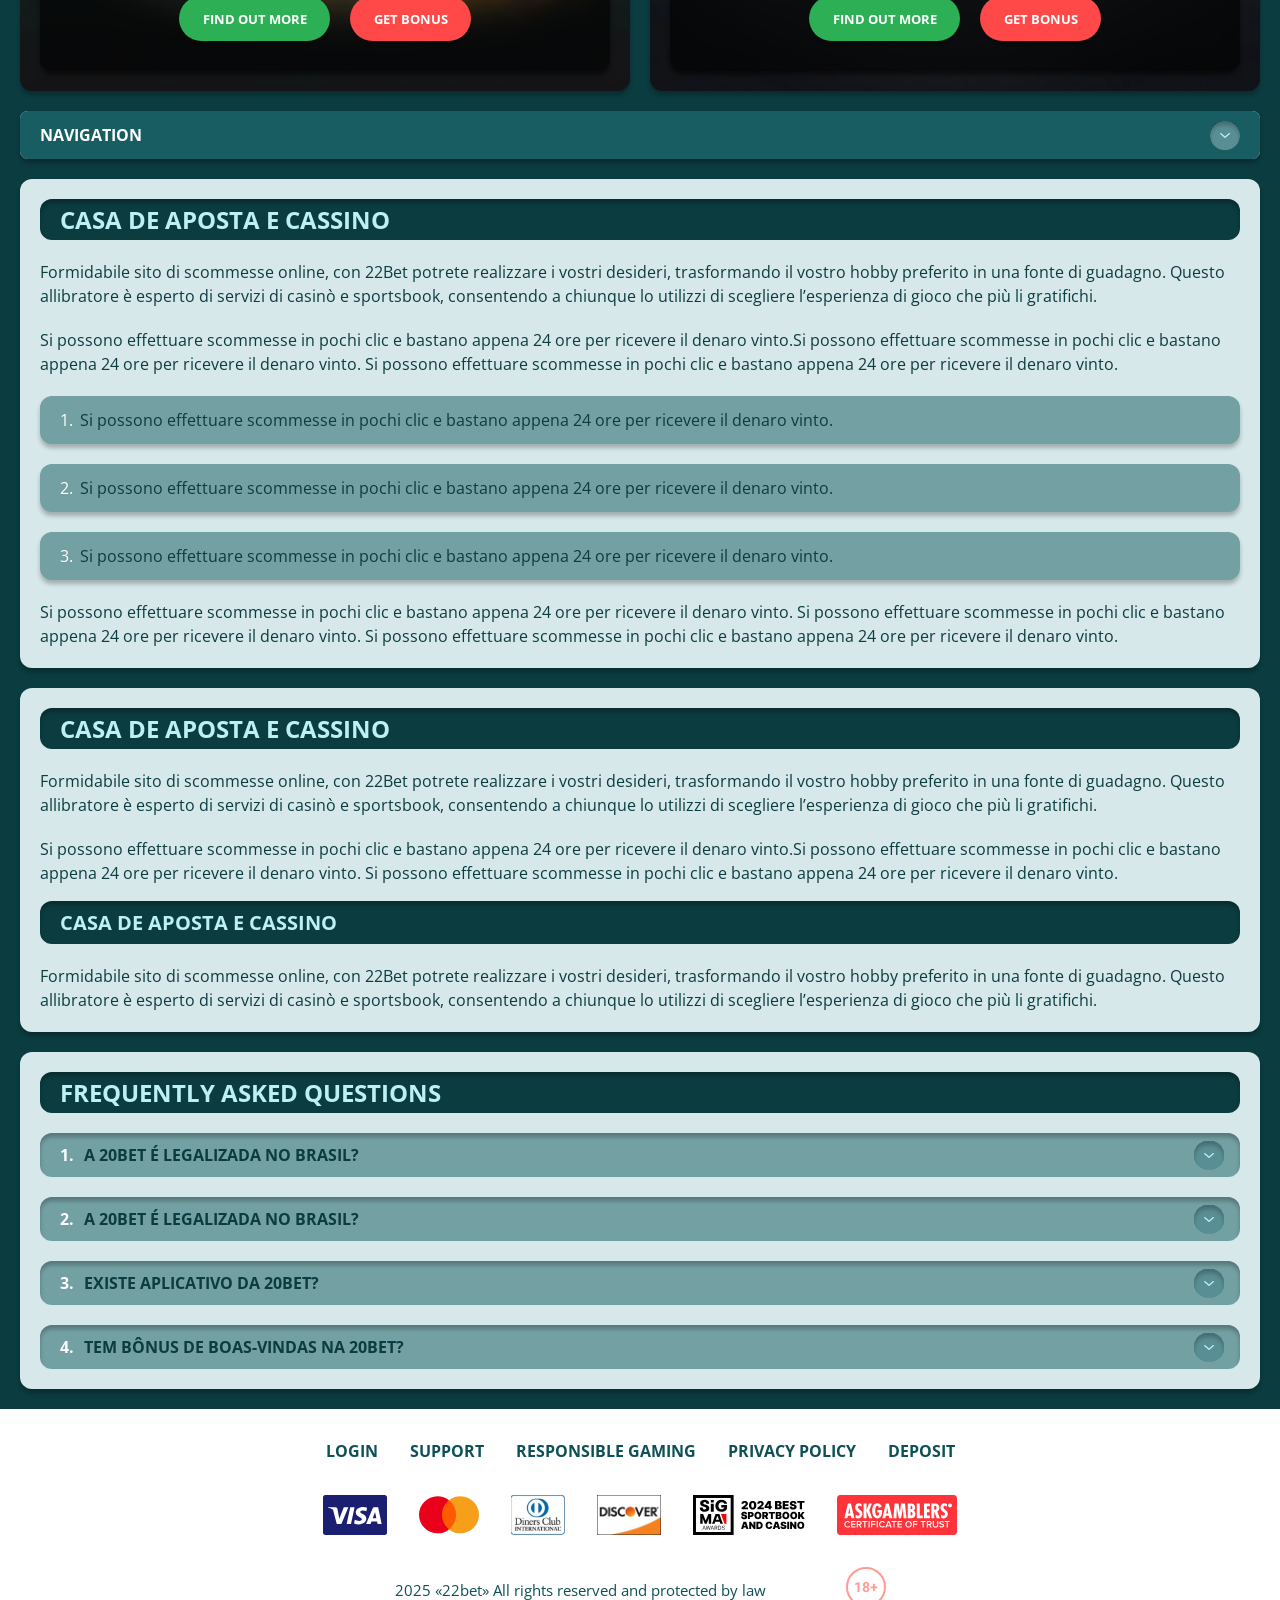
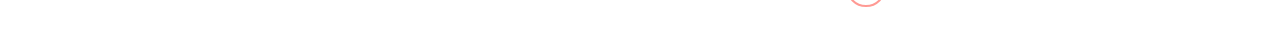
<file: bonus.html>
<!DOCTYPE html>
<html lang="rs">
  <head>
    <meta charset="UTF-8" />
   
    <meta name="viewport" content="width=device-width, initial-scale=1.0" />
    <title>22Bet no</title>
    <meta name="description" content />
    <meta property="og:site_name" content />
    <meta property="og:title" content />
    <meta property="og:type" content="website" />
    <meta property="og:url" content />
    <meta property="og:image" content />
    <meta property="og:image:alt" content />
    <meta property="og:locale" content="rs" />
    <meta property="og:description" content />
    <link rel="preconnect" href="https://fonts.googleapis.com" />
    <link rel="preconnect" href="https://fonts.gstatic.com" crossorigin="anonymous" />
    
   <link href="https://fonts.googleapis.com/css2?family=Open+Sans:ital,wght@0,300..800;1,300..800&display=swap" rel="stylesheet">
<link href="https://fonts.googleapis.com/css?family=Roboto+Condensed&display=swap" rel="stylesheet">

    <link rel="stylesheet" href="./css/reset.css" />
    <link rel="stylesheet" href="./css/main.css" />
    <link rel="stylesheet" href="./css/media.css"/>
    <link rel="icon" href="./images/Group.png" type="image/x-icon"/>
    <script
    src="https://code.jquery.com/jquery-3.6.1.min.js"
    integrity="sha256-o88AwQnZB+VDvE9tvIXrMQaPlFFSUTR+nldQm1LuPXQ="
    crossorigin="anonymous"
  ></script>
  </head>
  <body>
  <header class="header">
      <section class="content header__content">
        <a href="./index.html" class="logo header__logo"
          ><img src="./images/logo.svg" alt="logo" title
        /></a>
        <button class="header__btn-menu" >
          <svg width="16px" height="16px" viewBox="0 0 16 16" xmlns="http://www.w3.org/2000/svg">
              <rect y="0" width="16" height="3" rx="1.5"></rect>
              <rect y="6.5" width="16" height="3" rx="1.5"></rect>
              <rect y="13" width="16" height="3" rx="1.5"></rect>
            </svg>
        </button>

          <nav class="menu header__menu">
            <ul class="header__menu-list">
                
              <li class="">
              <div class="header__menu-wrapper">
                <div class="js-button-expander js-button-expander--menu" >
                <a href="./bonus.html" >
                <span>Bonuses</span>
              </a>
              </div>
              <div class="header__menu-wrap js-expand-content js-expand-content--menu">
                <ul >
                  <li>
                    <a href="./freeSpins.html">
                    <span>Free Spins</span>
                  </a></li>
                  <li><a href="./promoCode.html">
                    <span>Promo Code</span>
                  </a>
                </li>
                  <li><a href="./welcomeBonus.html">
                    <span>Welcome Bonus</span>
                  </a>
                </li>
                <li><a href="./vip.html">
                    <span>VIP</span>
                  </a>
                </li>
                </ul>
              </div>
              </div>
               <a href="./bonus.html" class="header__menu-item">
                <span>Bonuses</span>
              </a>
            </li>
              <li>
                <a href="./app.html">
                 App
                </a>
              </li>
              
              <li class="">
              <div class="header__menu-wrapper">
                <div class="js-button-expander js-button-expander--menu" >
                <a href="./casino.html" >
                <span> Casino</span>
              </a>
              </div>
              <div class="header__menu-wrap js-expand-content js-expand-content--menu">
                <ul >
                  <li>
                    <a href="./slots.html">
                    <span>Slots</span>
                  </a></li>
                 
                </ul>
              </div>
              </div>
               <a href="./casino.html" class="header__menu-item">
                <span>Casino</span>
              </a>
            </li>
               <li>
                <a href="./live.html">
               Live
                </a>
              </li>
              <li>
                    <a href="./freeSpins.html">
                    <span>Free Spins</span>
                  </a></li>
                  <li><a href="./promoCode.html">
                    <span>Promo Code</span>
                  </a>
                </li>
                  <li><a href="./welcomeBonus.html">
                    <span>Welcome Bonus</span>
                  </a>
                </li>
                <li><a href="./vip.html">
                    <span>VIP</span>
                  </a>
                </li>
             <li>
                    <a href="./slots.html">
                    <span>Slots</span>
                  </a></li>
             
             
            </ul>
            <div class="header__button header__button-menu " >
              <a href="#" class="button  button__login-menu">log in</a>
              <a href="#" class="button button__menu">registration</a>
            </div>
           
          </nav>
            <a href="#" class="button button__login">log in</a>
            <a href="#" class="button button__singup">registration</a>
            <div id="clock" class="header__time">00:00</div>
            <a href="#" class="header__flag">
                <span><img src="./images/flag.png" alt="flag" title /></span>
                <span>rs</span>
              </a>
      </section>
    </header>
     <main class="main home main-page">
        <section class=" hero hero__page">
           
            <div class="background ">
              <img src="./images/bonus/bg-bonus.webp" alt="hero" title />
              
            </div>
            <div class="hero__wrapper hero__wrapper-page">
              <div class="hero__data hero__data-bonus">
                <ul
                class="breadcrumbs "
                
              >
                <li
                  
                >
                  <a href="/" >
                    <span >Home</span></a
                  >
                 
                </li>
                <li
                  
                >
                  <a href="#" > <span >Bonuses</span></a>
                 
                </li>
              </ul>
                <h1 class="title general hero__title">
                  Online Casino Website
                </h1>
                 <p class="hero__text">The first thing that catches players' attention is the incredible simplicity of this casino.</p>
               
                <a href="#" class="button  hero__button ">Get a Bonus</a>
               
              </div>
             
            </div>
          </section>
      <section class="main__wrap main__wrap-page">
       
       <section class="content__wrapper content__wrapper-page">
        <section class="content article">
            <p>
             Lorem ipsum dolor sit <a href="#">22Bet</a> consectetur adipiscing elit. Quisque faucibus ex sapien vitae pellentesque sem placerat. In id cursus mi pretium tellus duis convallis. Tempus leo eu aenean sed diam urna tempor. Pulvinar vivamus fringilla lacus nec metus bibendum egestas. Iaculis massa nisl malesuada lacinia integer nunc posuere. Ut hendrerit semper vel class aptent taciti sociosqu.
            </p>
            <p>
             Ad litora torquent per conubia nostra inceptos himenaeos.
            </p>
          </section>
        
          <section class="content bonuses">
            <ul class="bonuses__list">
               <li class="  bonuses__item">
                 
                 <div class="images__wrap">
                   <div class="background bonuses__img">
                     <img src="./images/bonus/banner-bonus1.webp" alt="" title="">
                  </div>
                  <div class="bonuses__desc">
                     <div class="wrap">
                        
                        <h2 class="title high bonuses__title">Bonus Title</h2>
                        <div class="bonuses__text">
                           <p>Lorem ipsum dolor sit amet consectetur adipiscing elit. Text Text Text.</p>
                          </div>
                        
                     </div>
                     <div class="bonuses__buttons">
                      <a href="#" class="button bonuses__button">Find out more</a>
                      <a href="#" class="button bonuses__button">Get Bonus</a>
                   </div>
                  </div>
                 </div>
                  
               </li>
               <li class="bonuses__item">
                 <div class="images__wrap">
                  <div class="background bonuses__img">
                     <img src="./images/bonus/banner-bonus2.webp" alt="" title="">
                  </div>
                  <div class="bonuses__desc">
                     <div class="wrap">
                       
                        <h2 class="title high bonuses__title">Bonus Title</h2>
                        <div class="bonuses__text">
                            <p>Lorem ipsum dolor sit amet consectetur adipiscing elit. Text Text Text.</p> </div>
                        
                     </div>
                     <div class="bonuses__buttons">
                      <a href="#" class="button bonuses__button">Find out more</a>
                      <a href="#" class="button bonuses__button">Get Bonus</a>
                   </div>
                  </div>
                 </div>
               </li>
               <li class="bonuses__item">
                <div class="images__wrap">
                  <div class="background bonuses__img">
                     <img src="./images/bonus/banner-bonus3.webp" alt="" title="">
                  </div>
                  <div class="bonuses__desc">
                     <div class="wrap">
                        
                        <h2 class="title high bonuses__title">Bonus Title</h2>
                        <div class="bonuses__text">
                           <p>Lorem ipsum dolor sit amet consectetur adipiscing elit. Text Text Text.</p>
                        </div>
                       
                     </div>
                     <div class="bonuses__buttons">
                      <a href="#" class="button bonuses__button">Find out more</a>
                      <a href="#" class="button bonuses__button">Get Bonus</a>
                   </div>
                  </div>
                </div>
               </li>
               <li class="bonuses__item">
                  <div class="images__wrap">
                  <div class="background bonuses__img">
                     <img src="./images/bonus/banner-bonus4.webp" alt="" title="">
                  </div>
                  <div class="bonuses__desc">
                     <div class="wrap">
                        
                        <h2 class="title high bonuses__title">Bonus Title</h2>
                        <div class="bonuses__text">
                           <p>Lorem ipsum dolor sit amet consectetur adipiscing elit. Text Text Text.</p>
                        </div>
                        
                     </div>
                     <div class="bonuses__buttons">
                      <a href="#" class="button bonuses__button">Find out more</a>
                      <a href="#" class="button bonuses__button">Get Bonus</a>
                      
                   </div>
                  </div>
                  </div>
               </li>
            </ul>
         </section>
            <section class="content menu-review__content">
              

            
                <div class="menu__review-desk menu__review-content">Navigation</div>
                <ul class="menu__review menu__review-list">
                  <li><a href="#">Lorem ipsum dolor sit</a></li>
                    <li><a href="#">Amet consectetur adipiscing</a></li>
                      <li><a href="#">Quisque faucibus ex sapien vitae</a></li>
                        <li><a href="#">Ut hendrerit sempero</a></li>
                          <li><a href="#">Pulvinar vivamus fringilla</a></li>
                           <li><a href="#">Ad litora torquent per conubia</a></li>
                         
                          
                </ul>
             
          
          </section>
         
         <section class="content article">
            <h2 class="title high article__title">Casa de Aposta e Cassino</h2>
            
            <p>
             Formidabile sito di scommesse online, con 22Bet potrete realizzare i vostri desideri, trasformando il vostro hobby preferito in una fonte di guadagno. Questo allibratore è esperto di servizi di casinò e sportsbook, consentendo a chiunque lo utilizzi di scegliere l’esperienza di gioco che più li gratifichi.
            </p>
            <p>
             Si possono effettuare scommesse in pochi clic e bastano appena 24 ore per ricevere il denaro vinto.Si possono effettuare scommesse in pochi clic e bastano appena 24 ore per ricevere il denaro vinto. Si possono effettuare scommesse in pochi clic e bastano appena 24 ore per ricevere il denaro vinto.
            </p>
           <ol>
              <li>Si possono effettuare scommesse in pochi clic e bastano appena 24 ore per ricevere il denaro vinto.</li>
              <li>Si possono effettuare scommesse in pochi clic e bastano appena 24 ore per ricevere il denaro vinto.</li>
              <li>Si possono effettuare scommesse in pochi clic e bastano appena 24 ore per ricevere il denaro vinto.</li>
            </ol>
            <p>Si possono effettuare scommesse in pochi clic e bastano appena 24 ore per ricevere il denaro vinto. Si possono effettuare scommesse in pochi clic e bastano appena 24 ore per ricevere il denaro vinto. Si possono effettuare scommesse in pochi clic e bastano appena 24 ore per ricevere il denaro vinto.</p>
          </section>
           <section class="content article">
            <h2 class="title high article__title">Casa de Aposta e Cassino</h2>
            
            <p>
             Formidabile sito di scommesse online, con 22Bet potrete realizzare i vostri desideri, trasformando il vostro hobby preferito in una fonte di guadagno. Questo allibratore è esperto di servizi di casinò e sportsbook, consentendo a chiunque lo utilizzi di scegliere l’esperienza di gioco che più li gratifichi.
            </p>
            <p>
             Si possono effettuare scommesse in pochi clic e bastano appena 24 ore per ricevere il denaro vinto.Si possono effettuare scommesse in pochi clic e bastano appena 24 ore per ricevere il denaro vinto. Si possono effettuare scommesse in pochi clic e bastano appena 24 ore per ricevere il denaro vinto.
            </p>
          
            <h3>Casa de Aposta e Cassino</h3>
            <p>Formidabile sito di scommesse online, con 22Bet potrete realizzare i vostri desideri, trasformando il vostro hobby preferito in una fonte di guadagno. Questo allibratore è esperto di servizi di casinò e sportsbook, consentendo a chiunque lo utilizzi di scegliere l’esperienza di gioco che più li gratifichi.</p>
          </section>
        
           <section class="content faq">
            <h2 class="title high faq__title">Frequently Asked Questions</h2>
            <ul class="faq__list " >
              <li class="faq__item"  >
                <h3 class="title medium faq__subtitle js-button-expander js-button-expander--faq"  >A 20Bet é legalizada no Brasil?
                 </h3>
                <div  class="faq__answer js-expand-content js-expand-content--faq" >
                  <p  >
                    Sim, a casa de apostas tem licença emitida por Curaçao, que é reconhecida no Brasil e a permite atuar por aqui.
                  </p>
                </div>
              </li>
              <li class="faq__item"  >
                <h3 class="title medium faq__subtitle js-button-expander js-button-expander--faq"  >A 20Bet é legalizada no Brasil?</h3>
                <div class="faq__answer js-expand-content js-expand-content--faq" >
                  <p  >
                    Sim, a casa de apostas tem licença emitida por Curaçao, que é reconhecida no Brasil e a permite atuar por aqui.
                  </p>
                </div>
              </li> 
              <li class="faq__item"  >
                <h3 class="title medium faq__subtitle js-button-expander js-button-expander--faq"  >Existe aplicativo da 20Bet?</h3>
                <div class="faq__answer js-expand-content js-expand-content--faq" >
                  <p  >
                   Sim, disponível para sistemas operacionais iOS e Android.
                  </p>
                </div>
              </li> 
              <li class="faq__item"  >
                <h3 class="title medium faq__subtitle js-button-expander js-button-expander--faq"  >Tem bônus de boas-vindas na 20Bet?</h3>
                <div class="faq__answer js-expand-content js-expand-content--faq" >
                  <p  >
                   O pacote especial para novos usuários da 20Bet paga 100% sobre o primeiro depósito, com limite de 600 BRL.
                  </p>
                </div>
              </li> 
             
            </ul>
          </section>
          
        </section> 
        
       
        <div class=""  onclick="scrollToTop()">
          <button class="main__arrow" id="scrollToTopBtn"></button>
        </div> 
      </section>
    </main> 
  <footer class=" footer ">
      <section class="content footer__content">
        <ul class="footer__menu">
         <li><a href="./login.html">Login</a></li>
         <li><a href="./support.html">Support</a></li>
         <li><a href="./responsible.html">Responsible Gaming</a></li>
         <li><a href="./policy.html">Privacy Policy</a></li>
         <li><a href="./deposit.html">Deposit</a></li>
        </ul>
       
          <ul class="footer__cards-list">
           
            <li>
              <a href="#"
                ><img src="./images/visa.svg" alt="cardvisa" title
              /></a>
            </li>
            <li>
              <a href="#"
                ><img
                  src="./images/mastercard.svg"
                  alt="mastercard"
                  title
              /></a>
            </li>
            <li>
                <a href="#"
                  ><img src="./images/diners.svg" alt="diners" title
                /></a>
              </li>
              <li>
                <a href="#"
                  ><img src="./images/discover.svg" alt="discover" title
                /></a>
              </li>
              <li>
                <a href="#"
                  ><img src="./images/sigma.svg" alt="sigma" title
                /></a>
              </li>
              <li>
                <a href="#"
                  ><img src="./images/ask.svg" alt="ask" title
                /></a>
              </li>
            
          </ul>
       
        <div class="footer__wrapp">
          <div class="footer__text">
           
            <p>2025 «22bet» All rights reserved and protected by law
</p>
           
          </div>
          <div class="footer__age">
            <img src="./images/age.svg" alt="age" title />
          </div>
        </div>
      
      </section>
    </footer>
    
    <script src="./js/sidebar.js" defer></script>
    <script src="./js/expander.js" defer></script>
    <script src="./js/mobile-menu.js" defer></script>
    <script src="./js/clock.js" defer></script>
     <script src="./js/arrowUp.js" defer></script>
  </body>
</html>
</file>
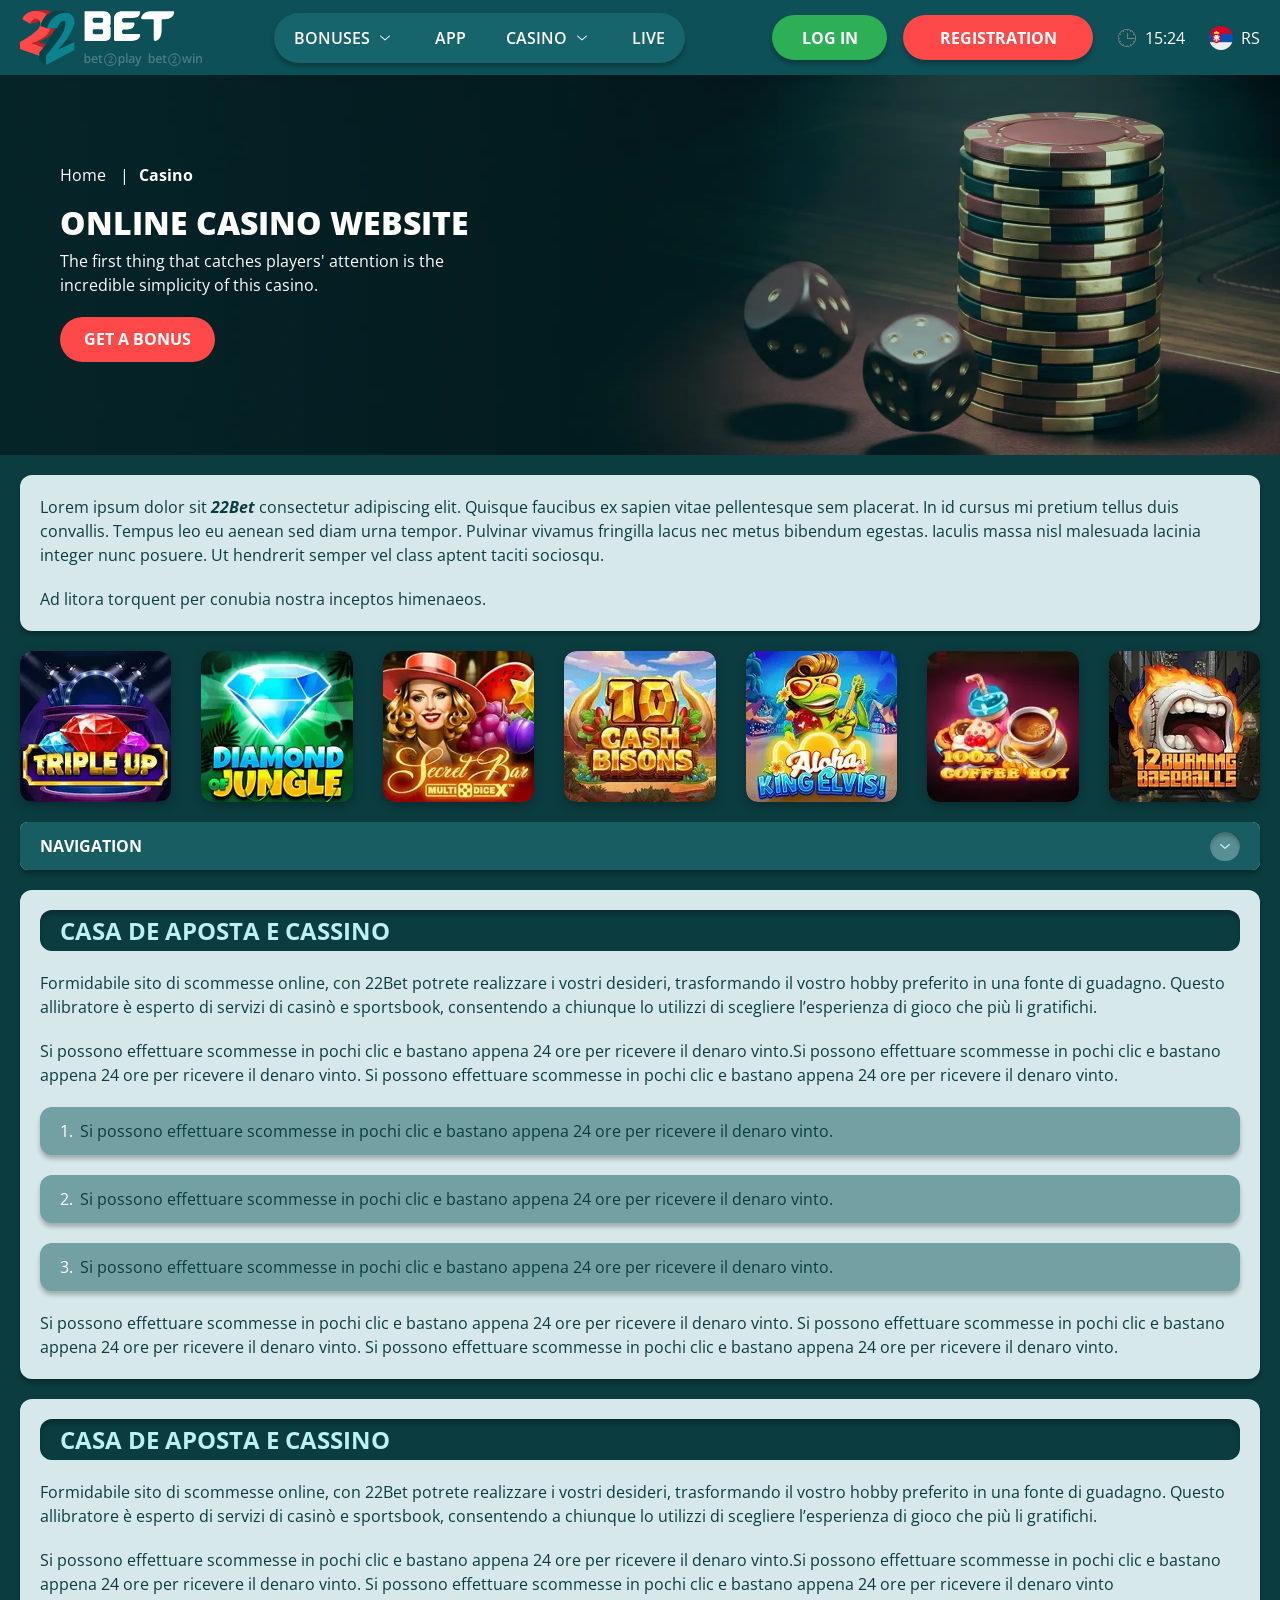
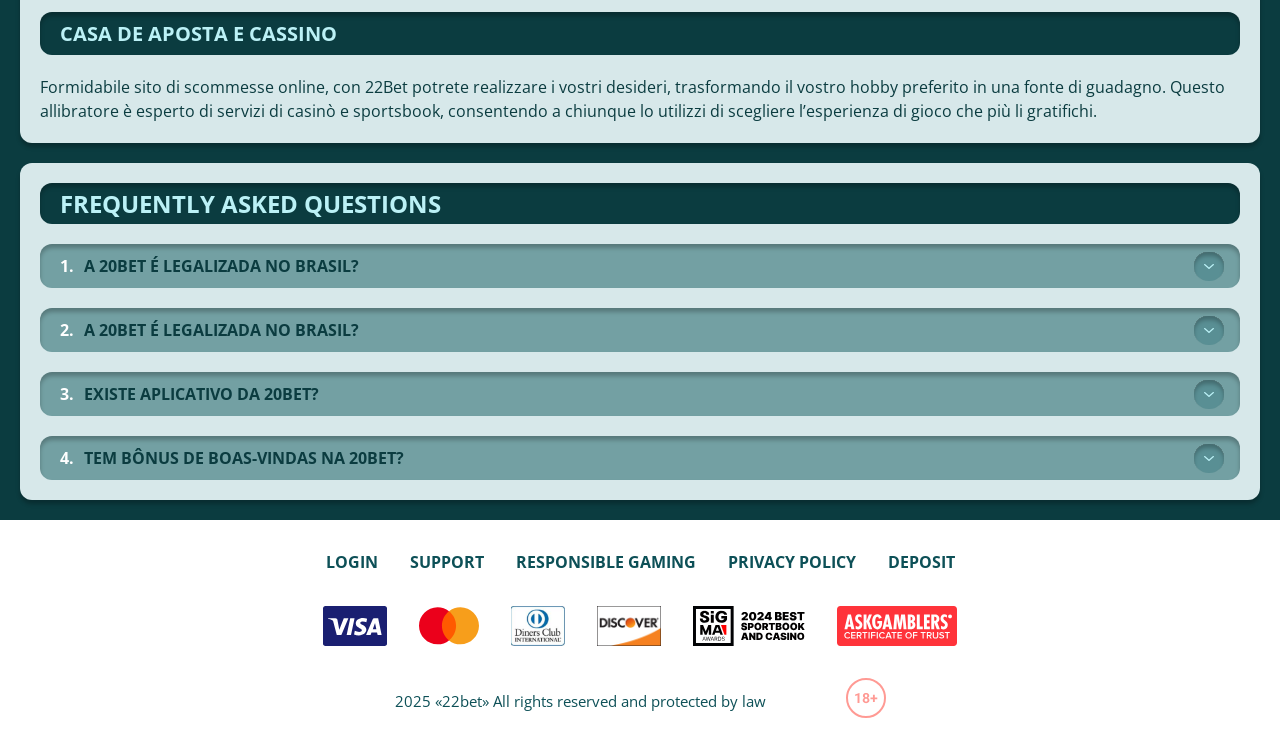
<file: casino.html>
<!DOCTYPE html>
<html lang="rs">
  <head>
    <meta charset="UTF-8" />
   
    <meta name="viewport" content="width=device-width, initial-scale=1.0" />
    <title>22Bet </title>
    <meta name="description" content />
    <meta property="og:site_name" content />
    <meta property="og:title" content />
    <meta property="og:type" content="website" />
    <meta property="og:url" content />
    <meta property="og:image" content />
    <meta property="og:image:alt" content />
    <meta property="og:locale" content="rs" />
    <meta property="og:description" content />
    <link rel="preconnect" href="https://fonts.googleapis.com" />
    <link rel="preconnect" href="https://fonts.gstatic.com" crossorigin="anonymous" />
   <link href="https://fonts.googleapis.com/css2?family=Open+Sans:ital,wght@0,300..800;1,300..800&display=swap" rel="stylesheet">
<link href="https://fonts.googleapis.com/css?family=Roboto+Condensed&display=swap" rel="stylesheet">

   <link rel="stylesheet" href="./css/reset.css" />
    <link rel="stylesheet" href="./css/main.css" />
    <link rel="stylesheet" href="./css/media.css"/>
    <link rel="icon" href="./images/Group.png" type="image/x-icon"/>
    <script
    src="https://code.jquery.com/jquery-3.6.1.min.js"
    integrity="sha256-o88AwQnZB+VDvE9tvIXrMQaPlFFSUTR+nldQm1LuPXQ="
    crossorigin="anonymous"
  ></script>
  </head>
  <body>
    <header class="header">
      <section class="content header__content">
        <a href="./index.html" class="logo header__logo"
          ><img src="./images/logo.svg" alt="logo" title
        /></a>
        <button class="header__btn-menu" >
          <svg width="16px" height="16px" viewBox="0 0 16 16" xmlns="http://www.w3.org/2000/svg">
              <rect y="0" width="16" height="3" rx="1.5"></rect>
              <rect y="6.5" width="16" height="3" rx="1.5"></rect>
              <rect y="13" width="16" height="3" rx="1.5"></rect>
            </svg>
        </button>

          <nav class="menu header__menu">
            <ul class="header__menu-list">
                
              <li class="">
              <div class="header__menu-wrapper">
                <div class="js-button-expander js-button-expander--menu" >
                <a href="./bonus.html" >
                <span>Bonuses</span>
              </a>
              </div>
              <div class="header__menu-wrap js-expand-content js-expand-content--menu">
                <ul >
                  <li>
                    <a href="./freeSpins.html">
                    <span>Free Spins</span>
                  </a></li>
                  <li><a href="./promoCode.html">
                    <span>Promo Code</span>
                  </a>
                </li>
                  <li><a href="./welcomeBonus.html">
                    <span>Welcome Bonus</span>
                  </a>
                </li>
                <li><a href="./vip.html">
                    <span>VIP</span>
                  </a>
                </li>
                </ul>
              </div>
              </div>
               <a href="./bonus.html" class="header__menu-item">
                <span>Bonuses</span>
              </a>
            </li>
              <li>
                <a href="./app.html">
                 App
                </a>
              </li>
              
              <li class="">
              <div class="header__menu-wrapper">
                <div class="js-button-expander js-button-expander--menu" >
                <a href="./casino.html" >
                <span> Casino</span>
              </a>
              </div>
              <div class="header__menu-wrap js-expand-content js-expand-content--menu">
                <ul >
                  <li>
                    <a href="./slots.html">
                    <span>Slots</span>
                  </a></li>
                 
                </ul>
              </div>
              </div>
               <a href="./bonus.html" class="header__menu-item">
                <span>Casino</span>
              </a>
            </li>
               <li>
                <a href="./live.html">
               Live
                </a>
              </li>
              <li>
                    <a href="./freeSpins.html">
                    <span>Free Spins</span>
                  </a></li>
                  <li><a href="./promoCode.html">
                    <span>Promo Code</span>
                  </a>
                </li>
                  <li><a href="./welcomeBonus.html">
                    <span>Welcome Bonus</span>
                  </a>
                </li>
                <li><a href="./vip.html">
                    <span>VIP</span>
                  </a>
                </li>
             <li>
                    <a href="./slots.html">
                    <span>Slots</span>
                  </a></li>
             
             
            </ul>
            <div class="header__button header__button-menu " >
              <a href="#" class="button  button__login-menu">log in</a>
              <a href="#" class="button button__menu">registration</a>
            </div>
           
          </nav>
            <a href="#" class="button button__login">log in</a>
            <a href="#" class="button button__singup">registration</a>
            <div id="clock" class="header__time">00:00</div>
            <a href="#" class="header__flag">
                <span><img src="./images/flag.png" alt="flag" title /></span>
                <span>rs</span>
              </a>
      </section>
    </header>
     <main class="main home main-page">
        <section class=" hero hero__page">
           
            <div class="background background-page">
              <img src="./images/casino/bg-casino.webp" alt="hero" title />
              
            </div>
            <div class="hero__wrapper hero__wrapper-page">
              <div class="hero__data hero__data-bonus">
                <ul
                class="breadcrumbs "
                
              >
                <li
                  
                >
                  <a href="/" >
                    <span >Home</span></a
                  >
                 
                </li>
                <li
                  
                >
                  <a href="#" > <span >Casino</span></a>
                 
                </li>
              </ul>
                <h1 class="title general hero__title">
                  Online Casino Website
                </h1>
                 <p class="hero__text">The first thing that catches players' attention is the incredible simplicity of this casino.</p>
               
                <a href="#" class="button  hero__button ">Get a Bonus</a>
               
              </div>
             
            </div>
          </section>
      <section class="main__wrap main__wrap-page">
       
       <section class="content__wrapper content__wrapper-page">

         
        
       
          <section class="content article">
            <p>
             Lorem ipsum dolor sit <a href="#">22Bet</a> consectetur adipiscing elit. Quisque faucibus ex sapien vitae pellentesque sem placerat. In id cursus mi pretium tellus duis convallis. Tempus leo eu aenean sed diam urna tempor. Pulvinar vivamus fringilla lacus nec metus bibendum egestas. Iaculis massa nisl malesuada lacinia integer nunc posuere. Ut hendrerit semper vel class aptent taciti sociosqu.
            </p>
            <p>
             Ad litora torquent per conubia nostra inceptos himenaeos.
            </p>
          </section>
               <section class="content casino">
           
              <ul class="casino__list ">
                <li class="casino__item">
                    <a href="#">
                      <div class="casino__wrapper">
                      <img class="casino__img" src="./images/casino/card-casino1.webp" alt="" title>
                    <div class="casino__hover casino__hover-live">
                        
                        <div class="casino-box">
                            
                        <span href="#" class="button  casino__buttons"><img src="./images/card-button.svg" alt="" title></span>
                        </div>
                    </div>
                    </div>
                    
                    </a>
                </li>
                <li class="casino__item">
                  <a href="#">
                      <div class="casino__wrapper">
                      <img class="casino__img" src="./images/casino/card-casino2.webp" alt="" title>
                    <div class="casino__hover casino__hover-live">
                        
                        <div class="casino-box">
                            
                        <span href="#" class="button  casino__buttons"><img src="./images/card-button.svg" alt="" title></span>
                        </div>
                    </div>
                    </div>
                    
                    </a>
              </li>
              <li class="casino__item">
                <a href="#">
                      <div class="casino__wrapper">
                      <img class="casino__img" src="./images/casino/card-casino3.webp" alt="" title>
                    <div class="casino__hover casino__hover-live">
                        
                        <div class="casino-box">
                            
                        <span href="#" class="button  casino__buttons"><img src="./images/card-button.svg" alt="" title></span>
                        </div>
                    </div>
                    </div>
                    
                    </a>
            </li>
             <li class="casino__item">
               <a href="#">
                      <div class="casino__wrapper">
                      <img class="casino__img" src="./images/casino/card-casino4.webp" alt="" title>
                    <div class="casino__hover casino__hover-live">
                        
                        <div class="casino-box">
                            
                        <span href="#" class="button  casino__buttons"><img src="./images/card-button.svg" alt="" title></span>
                        </div>
                    </div>
                    </div>
                    
                    </a>
            </li>
             <li class="casino__item">
                 <a href="#">
                      <div class="casino__wrapper">
                      <img class="casino__img" src="./images/casino/card-casino5.webp" alt="" title>
                    <div class="casino__hover casino__hover-live">
                        
                        <div class="casino-box">
                            
                        <span href="#" class="button  casino__buttons"><img src="./images/card-button.svg" alt="" title></span>
                        </div>
                    </div>
                    </div>
                    
                    </a>
            </li>
             <li class="casino__item">
                 <a href="#">
                      <div class="casino__wrapper">
                      <img class="casino__img" src="./images/casino/card-casino6.webp" alt="" title>
                    <div class="casino__hover casino__hover-live">
                        
                        <div class="casino-box">
                            
                        <span href="#" class="button  casino__buttons"><img src="./images/card-button.svg" alt="" title></span>
                        </div>
                    </div>
                    </div>
                    
                    </a>
            </li>
             <li class="casino__item">
                <a href="#">
                      <div class="casino__wrapper">
                      <img class="casino__img" src="./images/casino/card-casino7.webp" alt="" title>
                    <div class="casino__hover casino__hover-live">
                        
                        <div class="casino-box">
                            
                        <span href="#" class="button  casino__buttons"><img src="./images/card-button.svg" alt="" title></span>
                        </div>
                    </div>
                    </div>
                    
                    </a>
            </li>
             
             
             
             
    
      

              </ul>
         </section>
             
        
        
       <section class="content menu-review__content">
              

            
                <div class="menu__review-desk menu__review-content">Navigation</div>
                <ul class="menu__review menu__review-list">
                  <li><a href="#">Lorem ipsum dolor sit</a></li>
                    <li><a href="#">Amet consectetur adipiscing</a></li>
                      <li><a href="#">Quisque faucibus ex sapien vitae</a></li>
                        <li><a href="#">Ut hendrerit sempero</a></li>
                          <li><a href="#">Pulvinar vivamus fringilla</a></li>
                           <li><a href="#">Ad litora torquent per conubia</a></li>
                         
                          
                </ul>
             
          
          </section>
          
        
          <section class="content article">
            <h2 class="title high article__title">Casa de Aposta e Cassino</h2>
             
            <p>
             Formidabile sito di scommesse online, con 22Bet potrete realizzare i vostri desideri, trasformando il vostro hobby preferito in una fonte di guadagno. Questo allibratore è esperto di servizi di casinò e sportsbook, consentendo a chiunque lo utilizzi di scegliere l’esperienza di gioco che più li gratifichi.
            </p>
            <p>
             Si possono effettuare scommesse in pochi clic e bastano appena 24 ore per ricevere il denaro vinto.Si possono effettuare scommesse in pochi clic e bastano appena 24 ore per ricevere il denaro vinto. Si possono effettuare scommesse in pochi clic e bastano appena 24 ore per ricevere il denaro vinto.
            </p>
           <ol>
              <li>Si possono effettuare scommesse in pochi clic e bastano appena 24 ore per ricevere il denaro vinto.</li>
              <li>Si possono effettuare scommesse in pochi clic e bastano appena 24 ore per ricevere il denaro vinto.</li>
              <li>Si possono effettuare scommesse in pochi clic e bastano appena 24 ore per ricevere il denaro vinto.</li>
            </ol>
            <p>Si possono effettuare scommesse in pochi clic e bastano appena 24 ore per ricevere il denaro vinto. Si possono effettuare scommesse in pochi clic e bastano appena 24 ore per ricevere il denaro vinto. Si possono effettuare scommesse in pochi clic e bastano appena 24 ore per ricevere il denaro vinto.</p>
          </section>
         
         
           <section class="content article">
            <h2 class="title high article__title">Casa de Aposta e Cassino</h2>
            <p>Formidabile sito di scommesse online, con 22Bet potrete realizzare i vostri desideri, trasformando il vostro hobby preferito in una fonte di guadagno. Questo allibratore è esperto di servizi di casinò e sportsbook, consentendo a chiunque lo utilizzi di scegliere l’esperienza di gioco che più li gratifichi.</p>
            <p>Si possono effettuare scommesse in pochi clic e bastano appena 24 ore per ricevere il denaro vinto.Si possono effettuare scommesse in pochi clic e bastano appena 24 ore per ricevere il denaro vinto. Si possono effettuare scommesse in pochi clic e bastano appena 24 ore per ricevere il denaro vinto</p>
            <h3>Casa de Aposta e Cassino</h3>
            <p>Formidabile sito di scommesse online, con 22Bet potrete realizzare i vostri desideri, trasformando il vostro hobby preferito in una fonte di guadagno. Questo allibratore è esperto di servizi di casinò e sportsbook, consentendo a chiunque lo utilizzi di scegliere l’esperienza di gioco che più li gratifichi.</p>
           </section>

          <section class="content faq">
            <h2 class="title high faq__title">Frequently Asked Questions</h2>
            <ul class="faq__list " >
              <li class="faq__item"  >
                <h3 class="title medium faq__subtitle js-button-expander js-button-expander--faq"  >A 20Bet é legalizada no Brasil?
                 </h3>
                <div  class="faq__answer js-expand-content js-expand-content--faq" >
                  <p  >
                    Sim, a casa de apostas tem licença emitida por Curaçao, que é reconhecida no Brasil e a permite atuar por aqui.
                  </p>
                </div>
              </li>
              <li class="faq__item"  >
                <h3 class="title medium faq__subtitle js-button-expander js-button-expander--faq"  >A 20Bet é legalizada no Brasil?</h3>
                <div class="faq__answer js-expand-content js-expand-content--faq" >
                  <p  >
                    Sim, a casa de apostas tem licença emitida por Curaçao, que é reconhecida no Brasil e a permite atuar por aqui.
                  </p>
                </div>
              </li> 
              <li class="faq__item"  >
                <h3 class="title medium faq__subtitle js-button-expander js-button-expander--faq"  >Existe aplicativo da 20Bet?</h3>
                <div class="faq__answer js-expand-content js-expand-content--faq" >
                  <p  >
                   Sim, disponível para sistemas operacionais iOS e Android.
                  </p>
                </div>
              </li> 
              <li class="faq__item"  >
                <h3 class="title medium faq__subtitle js-button-expander js-button-expander--faq"  >Tem bônus de boas-vindas na 20Bet?</h3>
                <div class="faq__answer js-expand-content js-expand-content--faq" >
                  <p  >
                   O pacote especial para novos usuários da 20Bet paga 100% sobre o primeiro depósito, com limite de 600 BRL.
                  </p>
                </div>
              </li> 
             
            </ul>
          </section>
          
        </section> 
      
        <div class=""  onclick="scrollToTop()">
          <button class="main__arrow" id="scrollToTopBtn"></button>
        </div> 
        
      </section>
    </main> 
       <footer class=" footer ">
      <section class="content footer__content">
        <ul class="footer__menu">
         <li><a href="./login.html">Login</a></li>
         <li><a href="./support.html">Support</a></li>
         <li><a href="./responsible.html">Responsible Gaming</a></li>
         <li><a href="./policy.html">Privacy Policy</a></li>
         <li><a href="./deposit.html">Deposit</a></li>
        </ul>
       
          <ul class="footer__cards-list">
           
            <li>
              <a href="#"
                ><img src="./images/visa.svg" alt="cardvisa" title
              /></a>
            </li>
            <li>
              <a href="#"
                ><img
                  src="./images/mastercard.svg"
                  alt="mastercard"
                  title
              /></a>
            </li>
            <li>
                <a href="#"
                  ><img src="./images/diners.svg" alt="diners" title
                /></a>
              </li>
              <li>
                <a href="#"
                  ><img src="./images/discover.svg" alt="discover" title
                /></a>
              </li>
              <li>
                <a href="#"
                  ><img src="./images/sigma.svg" alt="sigma" title
                /></a>
              </li>
              <li>
                <a href="#"
                  ><img src="./images/ask.svg" alt="ask" title
                /></a>
              </li>
            
          </ul>
       
        <div class="footer__wrapp">
          <div class="footer__text">
           
            <p>2025 «22bet» All rights reserved and protected by law

</p>
           
          </div>
          <div class="footer__age">
            <img src="./images/age.svg" alt="age" title />
          </div>
        </div>
      
      </section>
    </footer>
    <script src="./js/arrowUp.js" defer></script>
    <script src="./js/sidebar.js" defer></script>
    <script src="./js/expander.js" defer></script>
    <script src="./js/mobile-menu.js" defer></script>
    <script src="./js/clock.js" defer></script>
  </body>
</html>
</file>
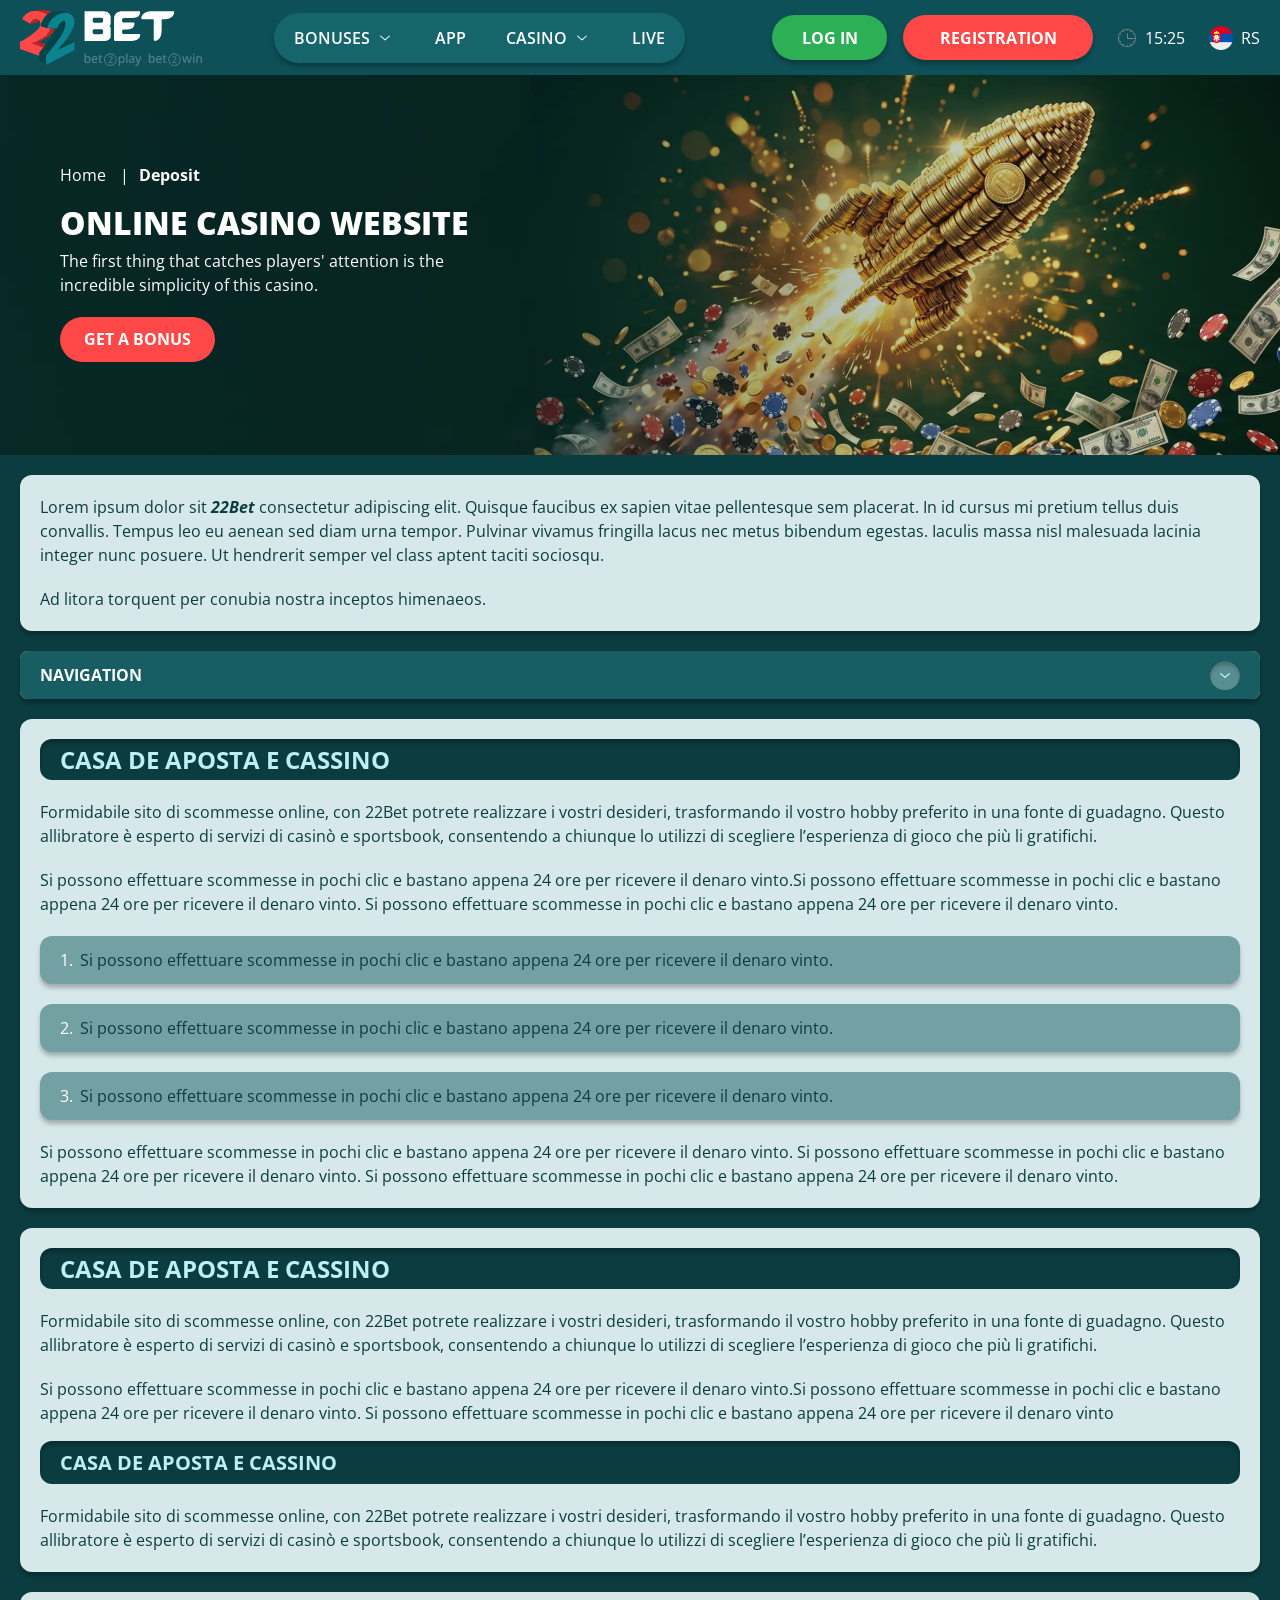
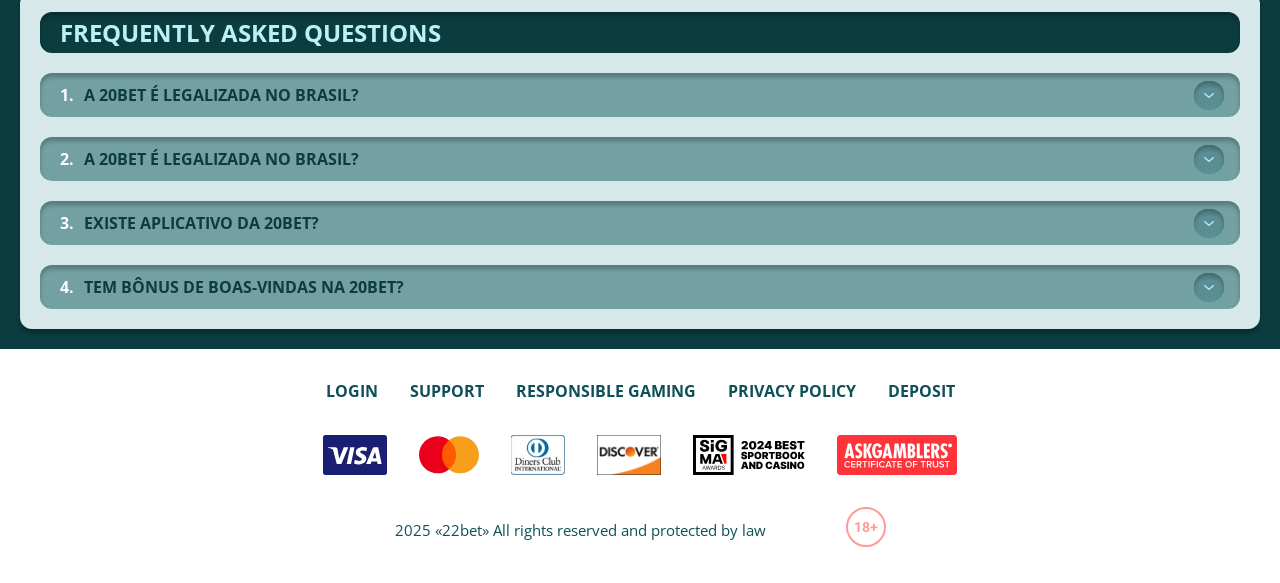
<file: deposit.html>
<!DOCTYPE html>
<html lang="rs">
  <head>
    <meta charset="UTF-8" />
   
    <meta name="viewport" content="width=device-width, initial-scale=1.0" />
    <title>22Bet </title>
    <meta name="description" content />
    <meta property="og:site_name" content />
    <meta property="og:title" content />
    <meta property="og:type" content="website" />
    <meta property="og:url" content />
    <meta property="og:image" content />
    <meta property="og:image:alt" content />
    <meta property="og:locale" content="rs" />
    <meta property="og:description" content />
    <link rel="preconnect" href="https://fonts.googleapis.com" />
    <link rel="preconnect" href="https://fonts.gstatic.com" crossorigin="anonymous" />
   <link href="https://fonts.googleapis.com/css2?family=Open+Sans:ital,wght@0,300..800;1,300..800&display=swap" rel="stylesheet">
<link href="https://fonts.googleapis.com/css?family=Roboto+Condensed&display=swap" rel="stylesheet">

   <link rel="stylesheet" href="./css/reset.css" />
    <link rel="stylesheet" href="./css/main.css" />
    <link rel="stylesheet" href="./css/media.css"/>
    <link rel="icon" href="./images/Group.png" type="image/x-icon"/>
    <script
    src="https://code.jquery.com/jquery-3.6.1.min.js"
    integrity="sha256-o88AwQnZB+VDvE9tvIXrMQaPlFFSUTR+nldQm1LuPXQ="
    crossorigin="anonymous"
  ></script>
  </head>
  <body>
    <header class="header">
      <section class="content header__content">
        <a href="./index.html" class="logo header__logo"
          ><img src="./images/logo.svg" alt="logo" title
        /></a>
        <button class="header__btn-menu" >
          <svg width="16px" height="16px" viewBox="0 0 16 16" xmlns="http://www.w3.org/2000/svg">
              <rect y="0" width="16" height="3" rx="1.5"></rect>
              <rect y="6.5" width="16" height="3" rx="1.5"></rect>
              <rect y="13" width="16" height="3" rx="1.5"></rect>
            </svg>
        </button>

          <nav class="menu header__menu">
            <ul class="header__menu-list">
                
              <li class="">
              <div class="header__menu-wrapper">
                <div class="js-button-expander js-button-expander--menu" >
                <a href="./bonus.html" >
                <span>Bonuses</span>
              </a>
              </div>
              <div class="header__menu-wrap js-expand-content js-expand-content--menu">
                <ul >
                  <li>
                    <a href="./freeSpins.html">
                    <span>Free Spins</span>
                  </a></li>
                  <li><a href="./promoCode.html">
                    <span>Promo Code</span>
                  </a>
                </li>
                  <li><a href="./welcomeBonus.html">
                    <span>Welcome Bonus</span>
                  </a>
                </li>
                <li><a href="./vip.html">
                    <span>VIP</span>
                  </a>
                </li>
                </ul>
              </div>
              </div>
               <a href="./bonus.html" class="header__menu-item">
                <span>Bonuses</span>
              </a>
            </li>
              <li>
                <a href="./app.html">
                 App
                </a>
              </li>
              
              <li class="">
              <div class="header__menu-wrapper">
                <div class="js-button-expander js-button-expander--menu" >
                <a href="./casino.html" >
                <span> Casino</span>
              </a>
              </div>
              <div class="header__menu-wrap js-expand-content js-expand-content--menu">
                <ul >
                  <li>
                    <a href="./slots.html">
                    <span>Slots</span>
                  </a></li>
                 
                </ul>
              </div>
              </div>
               <a href="./casino.html" class="header__menu-item">
                <span>Casino</span>
              </a>
            </li>
               <li>
                <a href="./live.html">
               Live
                </a>
              </li>
              <li>
                    <a href="./freeSpins.html">
                    <span>Free Spins</span>
                  </a></li>
                  <li><a href="./promoCode.html">
                    <span>Promo Code</span>
                  </a>
                </li>
                  <li><a href="./welcomeBonus.html">
                    <span>Welcome Bonus</span>
                  </a>
                </li>
                <li><a href="./vip.html">
                    <span>VIP</span>
                  </a>
                </li>
             <li>
                    <a href="./slots.html">
                    <span>Slots</span>
                  </a></li>
             
             
            </ul>
            <div class="header__button header__button-menu " >
              <a href="#" class="button  button__login-menu">log in</a>
              <a href="#" class="button button__menu">registration</a>
            </div>
           
          </nav>
            <a href="#" class="button button__login">log in</a>
            <a href="#" class="button button__singup">registration</a>
            <div id="clock" class="header__time">00:00</div>
            <a href="#" class="header__flag">
                <span><img src="./images/flag.png" alt="flag" title /></span>
                <span>rs</span>
              </a>
      </section>
    </header>
     <main class="main home main-page">
        <section class=" hero hero__page">
           
            <div class="background background-page">
              <img src="./images/layout-images/bg-deposit.webp" alt="hero" title />
              
            </div>
            <div class="hero__wrapper hero__wrapper-page">
              <div class="hero__data hero__data-bonus">
                <ul
                class="breadcrumbs "
                
              >
                <li
                  
                >
                  <a href="/" >
                    <span >Home</span></a
                  >
                 
                </li>
                <li
                  
                >
                  <a href="#" > <span >Deposit</span></a>
                 
                </li>
              </ul>
                <h1 class="title general hero__title">
                  Online Casino Website
                </h1>
                 <p class="hero__text">The first thing that catches players' attention is the incredible simplicity of this casino.</p>
               
                <a href="#" class="button  hero__button ">Get a Bonus</a>
               
              </div>
             
            </div>
          </section>
      <section class="main__wrap main__wrap-page">
       
       <section class="content__wrapper content__wrapper-page">

         
        
       
          <section class="content article">
            <p>
             Lorem ipsum dolor sit <a href="#">22Bet</a> consectetur adipiscing elit. Quisque faucibus ex sapien vitae pellentesque sem placerat. In id cursus mi pretium tellus duis convallis. Tempus leo eu aenean sed diam urna tempor. Pulvinar vivamus fringilla lacus nec metus bibendum egestas. Iaculis massa nisl malesuada lacinia integer nunc posuere. Ut hendrerit semper vel class aptent taciti sociosqu.
            </p>
            <p>
             Ad litora torquent per conubia nostra inceptos himenaeos.
            </p>
          </section>
         
               <section class="content menu-review__content">
              

            
                <div class="menu__review-desk menu__review-content">Navigation</div>
                <ul class="menu__review menu__review-list">
                  <li><a href="#">Lorem ipsum dolor sit</a></li>
                    <li><a href="#">Amet consectetur adipiscing</a></li>
                      <li><a href="#">Quisque faucibus ex sapien vitae</a></li>
                        <li><a href="#">Ut hendrerit sempero</a></li>
                          <li><a href="#">Pulvinar vivamus fringilla</a></li>
                           <li><a href="#">Ad litora torquent per conubia</a></li>
                         
                          
                </ul>
             
          
          </section>
          
        
          <section class="content article">
            <h2 class="title high article__title">Casa de Aposta e Cassino</h2>
             
            <p>
             Formidabile sito di scommesse online, con 22Bet potrete realizzare i vostri desideri, trasformando il vostro hobby preferito in una fonte di guadagno. Questo allibratore è esperto di servizi di casinò e sportsbook, consentendo a chiunque lo utilizzi di scegliere l’esperienza di gioco che più li gratifichi.
            </p>
            <p>
             Si possono effettuare scommesse in pochi clic e bastano appena 24 ore per ricevere il denaro vinto.Si possono effettuare scommesse in pochi clic e bastano appena 24 ore per ricevere il denaro vinto. Si possono effettuare scommesse in pochi clic e bastano appena 24 ore per ricevere il denaro vinto.
            </p>
           <ol>
              <li>Si possono effettuare scommesse in pochi clic e bastano appena 24 ore per ricevere il denaro vinto.</li>
              <li>Si possono effettuare scommesse in pochi clic e bastano appena 24 ore per ricevere il denaro vinto.</li>
              <li>Si possono effettuare scommesse in pochi clic e bastano appena 24 ore per ricevere il denaro vinto.</li>
            </ol>
            <p>Si possono effettuare scommesse in pochi clic e bastano appena 24 ore per ricevere il denaro vinto. Si possono effettuare scommesse in pochi clic e bastano appena 24 ore per ricevere il denaro vinto. Si possono effettuare scommesse in pochi clic e bastano appena 24 ore per ricevere il denaro vinto.</p>
          </section>
         
         
           <section class="content article">
            <h2 class="title high article__title">Casa de Aposta e Cassino</h2>
            <p>Formidabile sito di scommesse online, con 22Bet potrete realizzare i vostri desideri, trasformando il vostro hobby preferito in una fonte di guadagno. Questo allibratore è esperto di servizi di casinò e sportsbook, consentendo a chiunque lo utilizzi di scegliere l’esperienza di gioco che più li gratifichi.</p>
            <p>Si possono effettuare scommesse in pochi clic e bastano appena 24 ore per ricevere il denaro vinto.Si possono effettuare scommesse in pochi clic e bastano appena 24 ore per ricevere il denaro vinto. Si possono effettuare scommesse in pochi clic e bastano appena 24 ore per ricevere il denaro vinto</p>
            <h3>Casa de Aposta e Cassino</h3>
            <p>Formidabile sito di scommesse online, con 22Bet potrete realizzare i vostri desideri, trasformando il vostro hobby preferito in una fonte di guadagno. Questo allibratore è esperto di servizi di casinò e sportsbook, consentendo a chiunque lo utilizzi di scegliere l’esperienza di gioco che più li gratifichi.</p>
           </section>

          <section class="content faq">
            <h2 class="title high faq__title">Frequently Asked Questions</h2>
            <ul class="faq__list " >
              <li class="faq__item"  >
                <h3 class="title medium faq__subtitle js-button-expander js-button-expander--faq"  >A 20Bet é legalizada no Brasil?
                 </h3>
                <div  class="faq__answer js-expand-content js-expand-content--faq" >
                  <p  >
                    Sim, a casa de apostas tem licença emitida por Curaçao, que é reconhecida no Brasil e a permite atuar por aqui.
                  </p>
                </div>
              </li>
              <li class="faq__item"  >
                <h3 class="title medium faq__subtitle js-button-expander js-button-expander--faq"  >A 20Bet é legalizada no Brasil?</h3>
                <div class="faq__answer js-expand-content js-expand-content--faq" >
                  <p  >
                    Sim, a casa de apostas tem licença emitida por Curaçao, que é reconhecida no Brasil e a permite atuar por aqui.
                  </p>
                </div>
              </li> 
              <li class="faq__item"  >
                <h3 class="title medium faq__subtitle js-button-expander js-button-expander--faq"  >Existe aplicativo da 20Bet?</h3>
                <div class="faq__answer js-expand-content js-expand-content--faq" >
                  <p  >
                   Sim, disponível para sistemas operacionais iOS e Android.
                  </p>
                </div>
              </li> 
              <li class="faq__item"  >
                <h3 class="title medium faq__subtitle js-button-expander js-button-expander--faq"  >Tem bônus de boas-vindas na 20Bet?</h3>
                <div class="faq__answer js-expand-content js-expand-content--faq" >
                  <p  >
                   O pacote especial para novos usuários da 20Bet paga 100% sobre o primeiro depósito, com limite de 600 BRL.
                  </p>
                </div>
              </li> 
             
            </ul>
          </section>
          
        </section> 
      
        <div class=""  onclick="scrollToTop()">
          <button class="main__arrow" id="scrollToTopBtn"></button>
        </div> 
        
      </section>
    </main> 
   <footer class=" footer ">
      <section class="content footer__content">
        <ul class="footer__menu">
         <li><a href="./login.html">Login</a></li>
         <li><a href="./support.html">Support</a></li>
         <li><a href="./responsible.html">Responsible Gaming</a></li>
         <li><a href="./policy.html">Privacy Policy</a></li>
         <li><a href="./deposit.html">Deposit</a></li>
        </ul>
       
          <ul class="footer__cards-list">
           
            <li>
              <a href="#"
                ><img src="./images/visa.svg" alt="cardvisa" title
              /></a>
            </li>
            <li>
              <a href="#"
                ><img
                  src="./images/mastercard.svg"
                  alt="mastercard"
                  title
              /></a>
            </li>
            <li>
                <a href="#"
                  ><img src="./images/diners.svg" alt="diners" title
                /></a>
              </li>
              <li>
                <a href="#"
                  ><img src="./images/discover.svg" alt="discover" title
                /></a>
              </li>
              <li>
                <a href="#"
                  ><img src="./images/sigma.svg" alt="sigma" title
                /></a>
              </li>
              <li>
                <a href="#"
                  ><img src="./images/ask.svg" alt="ask" title
                /></a>
              </li>
            
          </ul>
       
        <div class="footer__wrapp">
          <div class="footer__text">
           
            <p>2025 «22bet» All rights reserved and protected by law
</p>
           
          </div>
          <div class="footer__age">
            <img src="./images/age.svg" alt="age" title />
          </div>
        </div>
      
      </section>
    </footer>
    <script src="./js/arrowUp.js" defer></script>
    <script src="./js/sidebar.js" defer></script>
    <script src="./js/expander.js" defer></script>
    <script src="./js/mobile-menu.js" defer></script>
    <script src="./js/clock.js" defer></script>
  </body>
</html>
</file>
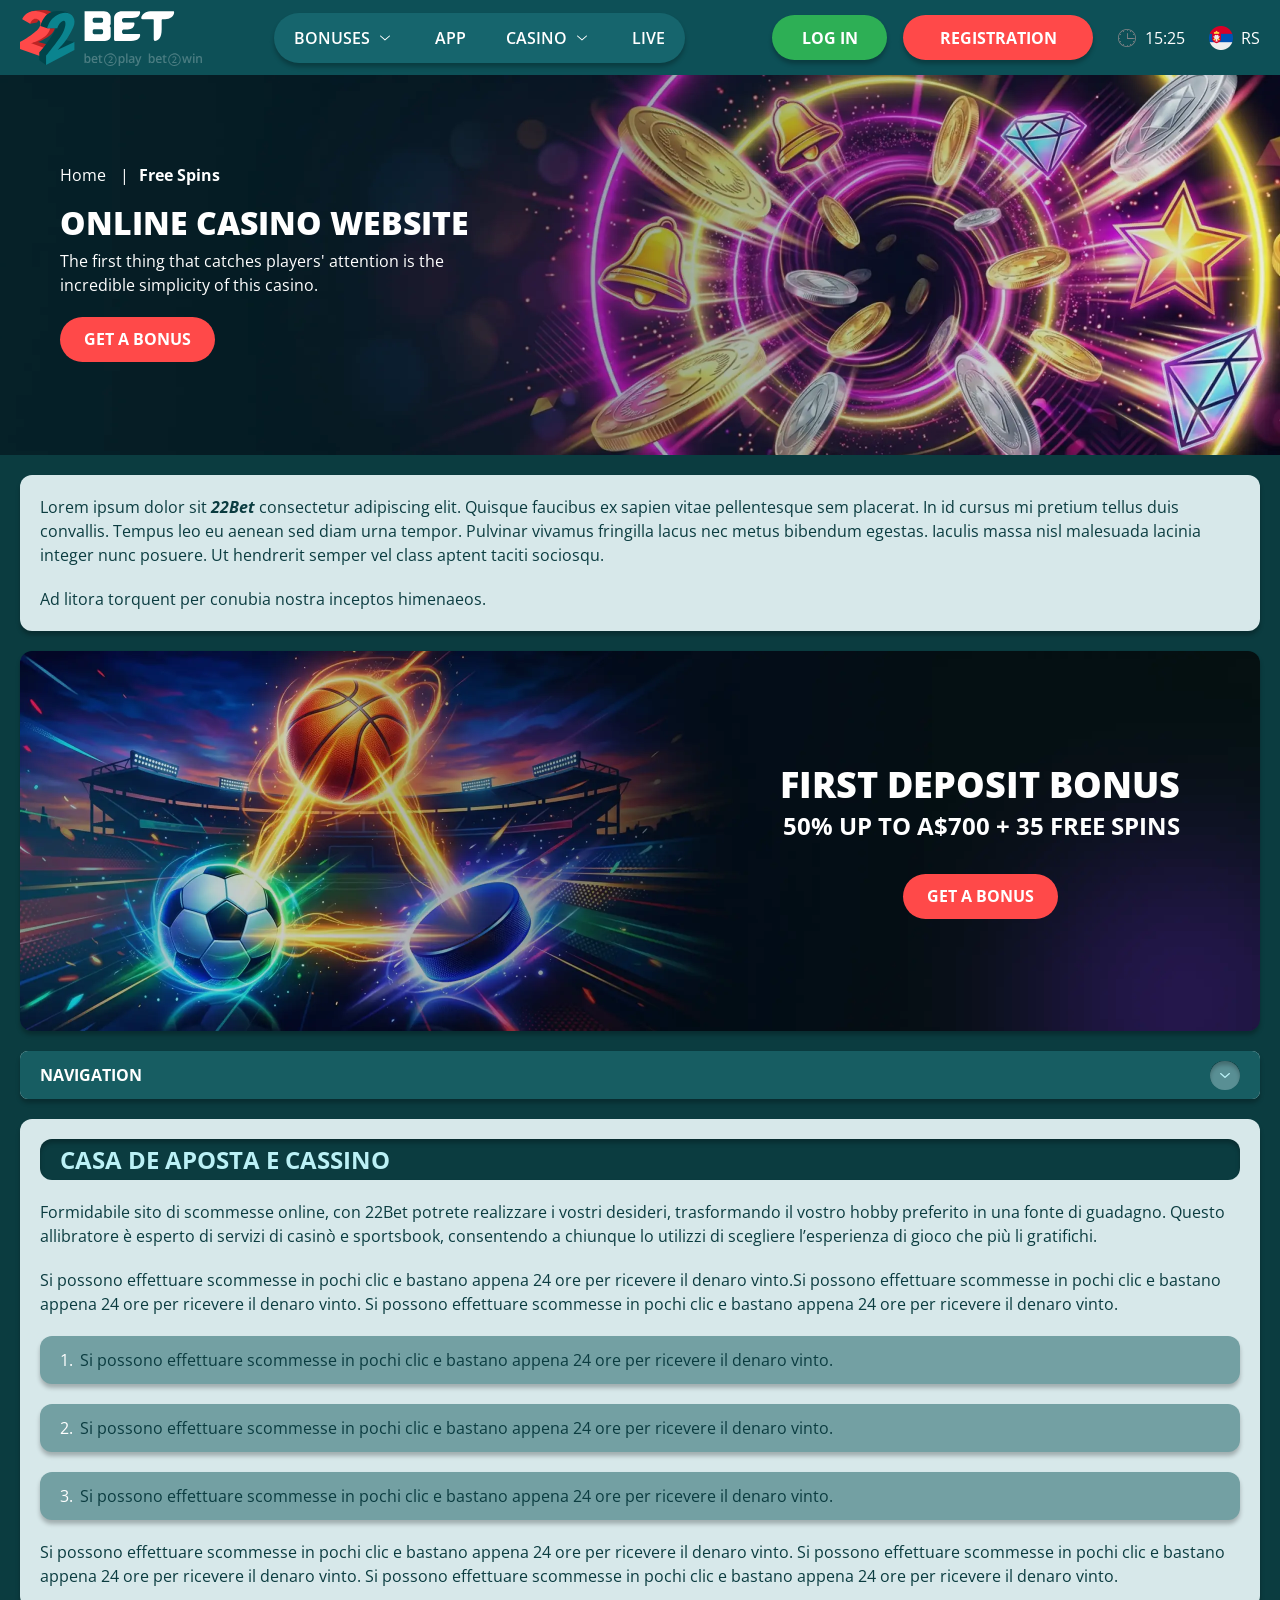
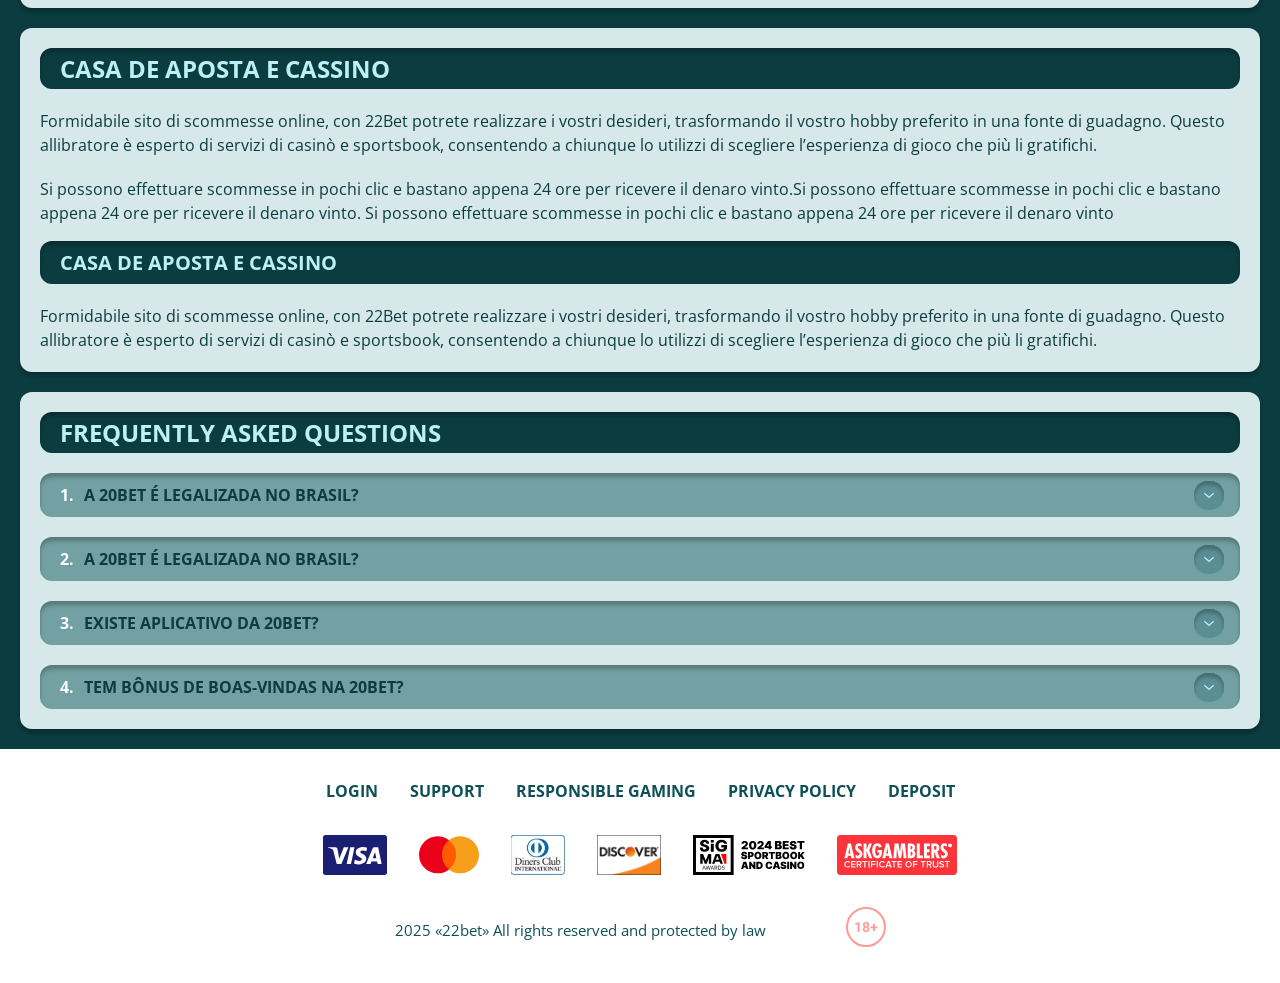
<file: freeSpins.html>
<!DOCTYPE html>
<html lang="rs">
  <head>
    <meta charset="UTF-8" />
   
    <meta name="viewport" content="width=device-width, initial-scale=1.0" />
    <title>22Bet </title>
    <meta name="description" content />
    <meta property="og:site_name" content />
    <meta property="og:title" content />
    <meta property="og:type" content="website" />
    <meta property="og:url" content />
    <meta property="og:image" content />
    <meta property="og:image:alt" content />
    <meta property="og:locale" content="rs" />
    <meta property="og:description" content />
    <link rel="preconnect" href="https://fonts.googleapis.com" />
    <link rel="preconnect" href="https://fonts.gstatic.com" crossorigin="anonymous" />
   <link href="https://fonts.googleapis.com/css2?family=Open+Sans:ital,wght@0,300..800;1,300..800&display=swap" rel="stylesheet">
<link href="https://fonts.googleapis.com/css?family=Roboto+Condensed&display=swap" rel="stylesheet">

   <link rel="stylesheet" href="./css/reset.css" />
    <link rel="stylesheet" href="./css/main.css" />
    <link rel="stylesheet" href="./css/media.css"/>
    <link rel="icon" href="./images/Group.png" type="image/x-icon"/>
    <script
    src="https://code.jquery.com/jquery-3.6.1.min.js"
    integrity="sha256-o88AwQnZB+VDvE9tvIXrMQaPlFFSUTR+nldQm1LuPXQ="
    crossorigin="anonymous"
  ></script>
  </head>
  <body>
    <header class="header">
      <section class="content header__content">
        <a href="./index.html" class="logo header__logo"
          ><img src="./images/logo.svg" alt="logo" title
        /></a>
        <button class="header__btn-menu" >
          <svg width="16px" height="16px" viewBox="0 0 16 16" xmlns="http://www.w3.org/2000/svg">
              <rect y="0" width="16" height="3" rx="1.5"></rect>
              <rect y="6.5" width="16" height="3" rx="1.5"></rect>
              <rect y="13" width="16" height="3" rx="1.5"></rect>
            </svg>
        </button>

          <nav class="menu header__menu">
            <ul class="header__menu-list">
                
              <li class="">
              <div class="header__menu-wrapper">
                <div class="js-button-expander js-button-expander--menu" >
                <a href="./bonus.html" >
                <span>Bonuses</span>
              </a>
              </div>
              <div class="header__menu-wrap js-expand-content js-expand-content--menu">
                <ul >
                  <li>
                    <a href="./freeSpins.html">
                    <span>Free Spins</span>
                  </a></li>
                  <li><a href="./promoCode.html">
                    <span>Promo Code</span>
                  </a>
                </li>
                  <li><a href="./welcomeBonus.html">
                    <span>Welcome Bonus</span>
                  </a>
                </li>
                <li><a href="./vip.html">
                    <span>VIP</span>
                  </a>
                </li>
                </ul>
              </div>
              </div>
               <a href="./bonus.html" class="header__menu-item">
                <span>Bonuses</span>
              </a>
            </li>
              <li>
                <a href="./app.html">
                 App
                </a>
              </li>
              
              <li class="">
              <div class="header__menu-wrapper">
                <div class="js-button-expander js-button-expander--menu" >
                <a href="./casino.html" >
                <span> Casino</span>
              </a>
              </div>
              <div class="header__menu-wrap js-expand-content js-expand-content--menu">
                <ul >
                  <li>
                    <a href="./slots.html">
                    <span>Slots</span>
                  </a></li>
                 
                </ul>
              </div>
              </div>
               <a href="./casino.html" class="header__menu-item">
                <span>Casino</span>
              </a>
            </li>
               <li>
                <a href="./live.html">
               Live
                </a>
              </li>
              <li>
                    <a href="./freeSpins.html">
                    <span>Free Spins</span>
                  </a></li>
                  <li><a href="./promoCode.html">
                    <span>Promo Code</span>
                  </a>
                </li>
                  <li><a href="./welcomeBonus.html">
                    <span>Welcome Bonus</span>
                  </a>
                </li>
                <li><a href="./vip.html">
                    <span>VIP</span>
                  </a>
                </li>
             <li>
                    <a href="./slots.html">
                    <span>Slots</span>
                  </a></li>
             
             
            </ul>
            <div class="header__button header__button-menu " >
              <a href="#" class="button  button__login-menu">log in</a>
              <a href="#" class="button button__menu">registration</a>
            </div>
           
          </nav>
            <a href="#" class="button button__login">log in</a>
            <a href="#" class="button button__singup">registration</a>
            <div id="clock" class="header__time">00:00</div>
            <a href="#" class="header__flag">
                <span><img src="./images/flag.png" alt="flag" title /></span>
                <span>rs</span>
              </a>
      </section>
    </header>
     <main class="main home main-page">
        <section class=" hero hero__page">
           
            <div class="background background-page">
              <img src="./images/layout-images/bg-freeSpin.webp" alt="hero" title />
              
            </div>
            <div class="hero__wrapper hero__wrapper-page">
              <div class="hero__data hero__data-bonus">
                <ul
                class="breadcrumbs "
                
              >
                <li
                  
                >
                  <a href="/" >
                    <span >Home</span></a
                  >
                 
                </li>
                <li
                  
                >
                  <a href="#" > <span >Free Spins</span></a>
                 
                </li>
              </ul>
                <h1 class="title general hero__title">
                  Online Casino Website
                </h1>
                 <p class="hero__text">The first thing that catches players' attention is the incredible simplicity of this casino.</p>
               
                <a href="#" class="button  hero__button ">Get a Bonus</a>
               
              </div>
             
            </div>
          </section>
      <section class="main__wrap main__wrap-page">
       
       <section class="content__wrapper content__wrapper-page">

         
        
       
          <section class="content article">
            <p>
             Lorem ipsum dolor sit <a href="#">22Bet</a> consectetur adipiscing elit. Quisque faucibus ex sapien vitae pellentesque sem placerat. In id cursus mi pretium tellus duis convallis. Tempus leo eu aenean sed diam urna tempor. Pulvinar vivamus fringilla lacus nec metus bibendum egestas. Iaculis massa nisl malesuada lacinia integer nunc posuere. Ut hendrerit semper vel class aptent taciti sociosqu.
            </p>
            <p>
             Ad litora torquent per conubia nostra inceptos himenaeos.
            </p>
          </section>
         
             
               <section class="content banner banner-main">
            <div class="background banner__background">
              
              <img src="./images/layout-images/banner-freeSpin.webp" alt="banner" title />
              
            </div>
            <div class="banner__info">
              
              <h2 class="title high banner__title-main">
                  
               first Deposit Bonus
              </h2>
            <p class="banner__subtitle">50% up to A$700 + 35 Free spins</p>
              <a href="#" class="button banner__button">Get a Bonus</a>
            </div>
          </section>
        
         <section class="content menu-review__content">
              

            
                <div class="menu__review-desk menu__review-content">Navigation</div>
                <ul class="menu__review menu__review-list">
                  <li><a href="#">Lorem ipsum dolor sit</a></li>
                    <li><a href="#">Amet consectetur adipiscing</a></li>
                      <li><a href="#">Quisque faucibus ex sapien vitae</a></li>
                        <li><a href="#">Ut hendrerit sempero</a></li>
                          <li><a href="#">Pulvinar vivamus fringilla</a></li>
                           <li><a href="#">Ad litora torquent per conubia</a></li>
                         
                          
                </ul>
             
          
          </section>
          
          
        
          <section class="content article">
            <h2 class="title high article__title">Casa de Aposta e Cassino</h2>
             
            <p>
             Formidabile sito di scommesse online, con 22Bet potrete realizzare i vostri desideri, trasformando il vostro hobby preferito in una fonte di guadagno. Questo allibratore è esperto di servizi di casinò e sportsbook, consentendo a chiunque lo utilizzi di scegliere l’esperienza di gioco che più li gratifichi.
            </p>
            <p>
             Si possono effettuare scommesse in pochi clic e bastano appena 24 ore per ricevere il denaro vinto.Si possono effettuare scommesse in pochi clic e bastano appena 24 ore per ricevere il denaro vinto. Si possono effettuare scommesse in pochi clic e bastano appena 24 ore per ricevere il denaro vinto.
            </p>
           <ol>
              <li>Si possono effettuare scommesse in pochi clic e bastano appena 24 ore per ricevere il denaro vinto.</li>
              <li>Si possono effettuare scommesse in pochi clic e bastano appena 24 ore per ricevere il denaro vinto.</li>
              <li>Si possono effettuare scommesse in pochi clic e bastano appena 24 ore per ricevere il denaro vinto.</li>
            </ol>
            <p>Si possono effettuare scommesse in pochi clic e bastano appena 24 ore per ricevere il denaro vinto. Si possono effettuare scommesse in pochi clic e bastano appena 24 ore per ricevere il denaro vinto. Si possono effettuare scommesse in pochi clic e bastano appena 24 ore per ricevere il denaro vinto.</p>
          </section>
         
         
           <section class="content article">
            <h2 class="title high article__title">Casa de Aposta e Cassino</h2>
            <p>Formidabile sito di scommesse online, con 22Bet potrete realizzare i vostri desideri, trasformando il vostro hobby preferito in una fonte di guadagno. Questo allibratore è esperto di servizi di casinò e sportsbook, consentendo a chiunque lo utilizzi di scegliere l’esperienza di gioco che più li gratifichi.</p>
            <p>Si possono effettuare scommesse in pochi clic e bastano appena 24 ore per ricevere il denaro vinto.Si possono effettuare scommesse in pochi clic e bastano appena 24 ore per ricevere il denaro vinto. Si possono effettuare scommesse in pochi clic e bastano appena 24 ore per ricevere il denaro vinto</p>
            <h3>Casa de Aposta e Cassino</h3>
            <p>Formidabile sito di scommesse online, con 22Bet potrete realizzare i vostri desideri, trasformando il vostro hobby preferito in una fonte di guadagno. Questo allibratore è esperto di servizi di casinò e sportsbook, consentendo a chiunque lo utilizzi di scegliere l’esperienza di gioco che più li gratifichi.</p>
           </section>

          <section class="content faq">
            <h2 class="title high faq__title">Frequently Asked Questions</h2>
            <ul class="faq__list " >
              <li class="faq__item"  >
                <h3 class="title medium faq__subtitle js-button-expander js-button-expander--faq"  >A 20Bet é legalizada no Brasil?
                 </h3>
                <div  class="faq__answer js-expand-content js-expand-content--faq" >
                  <p  >
                    Sim, a casa de apostas tem licença emitida por Curaçao, que é reconhecida no Brasil e a permite atuar por aqui.
                  </p>
                </div>
              </li>
              <li class="faq__item"  >
                <h3 class="title medium faq__subtitle js-button-expander js-button-expander--faq"  >A 20Bet é legalizada no Brasil?</h3>
                <div class="faq__answer js-expand-content js-expand-content--faq" >
                  <p  >
                    Sim, a casa de apostas tem licença emitida por Curaçao, que é reconhecida no Brasil e a permite atuar por aqui.
                  </p>
                </div>
              </li> 
              <li class="faq__item"  >
                <h3 class="title medium faq__subtitle js-button-expander js-button-expander--faq"  >Existe aplicativo da 20Bet?</h3>
                <div class="faq__answer js-expand-content js-expand-content--faq" >
                  <p  >
                   Sim, disponível para sistemas operacionais iOS e Android.
                  </p>
                </div>
              </li> 
              <li class="faq__item"  >
                <h3 class="title medium faq__subtitle js-button-expander js-button-expander--faq"  >Tem bônus de boas-vindas na 20Bet?</h3>
                <div class="faq__answer js-expand-content js-expand-content--faq" >
                  <p  >
                   O pacote especial para novos usuários da 20Bet paga 100% sobre o primeiro depósito, com limite de 600 BRL.
                  </p>
                </div>
              </li> 
             
            </ul>
          </section>
          
        </section> 
      
        <div class=""  onclick="scrollToTop()">
          <button class="main__arrow" id="scrollToTopBtn"></button>
        </div> 
        
      </section>
    </main> 
    <footer class=" footer ">
      <section class="content footer__content">
        <ul class="footer__menu">
         <li><a href="./login.html">Login</a></li>
         <li><a href="./support.html">Support</a></li>
         <li><a href="./responsible.html">Responsible Gaming</a></li>
         <li><a href="./policy.html">Privacy Policy</a></li>
         <li><a href="./deposit.html">Deposit</a></li>
        </ul>
       
          <ul class="footer__cards-list">
           
            <li>
              <a href="#"
                ><img src="./images/visa.svg" alt="cardvisa" title
              /></a>
            </li>
            <li>
              <a href="#"
                ><img
                  src="./images/mastercard.svg"
                  alt="mastercard"
                  title
              /></a>
            </li>
            <li>
                <a href="#"
                  ><img src="./images/diners.svg" alt="diners" title
                /></a>
              </li>
              <li>
                <a href="#"
                  ><img src="./images/discover.svg" alt="discover" title
                /></a>
              </li>
              <li>
                <a href="#"
                  ><img src="./images/sigma.svg" alt="sigma" title
                /></a>
              </li>
              <li>
                <a href="#"
                  ><img src="./images/ask.svg" alt="ask" title
                /></a>
              </li>
            
          </ul>
       
        <div class="footer__wrapp">
          <div class="footer__text">
           
            <p>2025 «22bet» All rights reserved and protected by law

</p>
           
          </div>
          <div class="footer__age">
            <img src="./images/age.svg" alt="age" title />
          </div>
        </div>
      
      </section>
    </footer>
    <script src="./js/arrowUp.js" defer></script>
    <script src="./js/sidebar.js" defer></script>
    <script src="./js/expander.js" defer></script>
    <script src="./js/mobile-menu.js" defer></script>
    <script src="./js/clock.js" defer></script>
  </body>
</html>
</file>
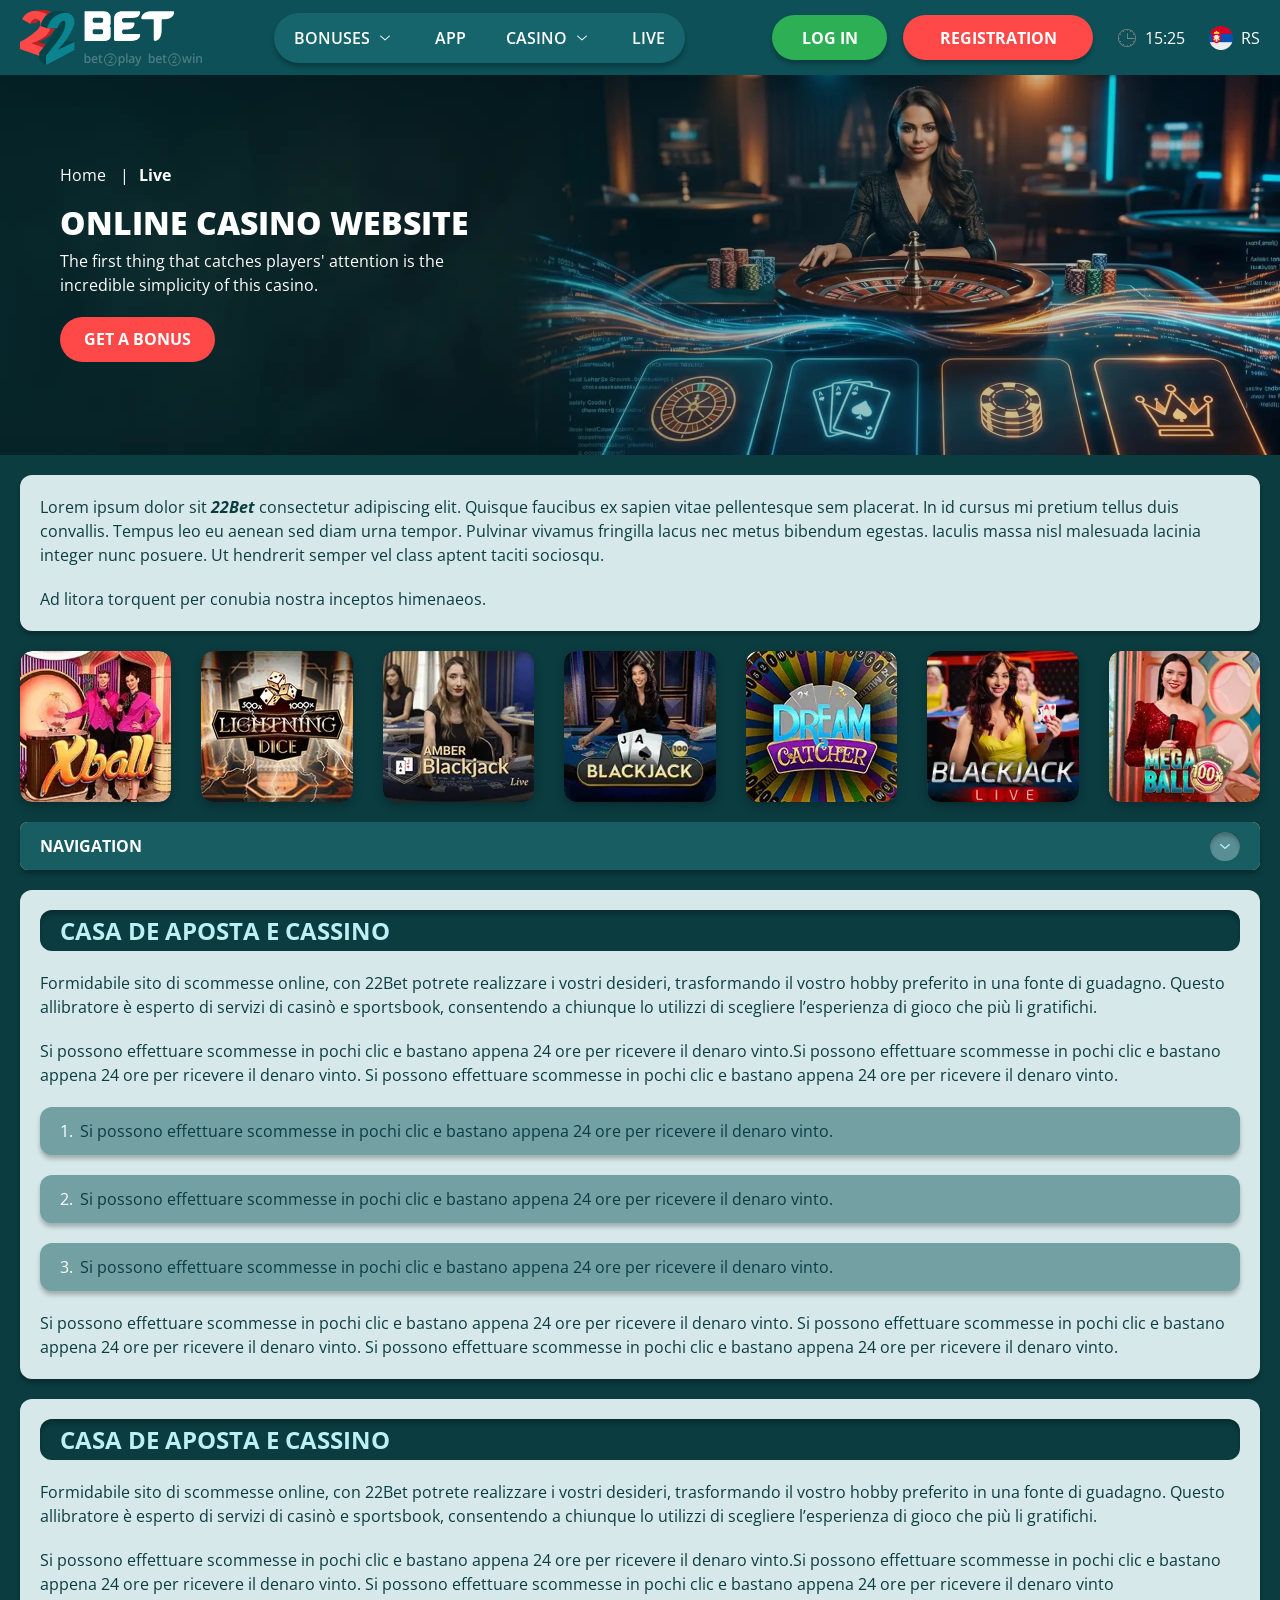
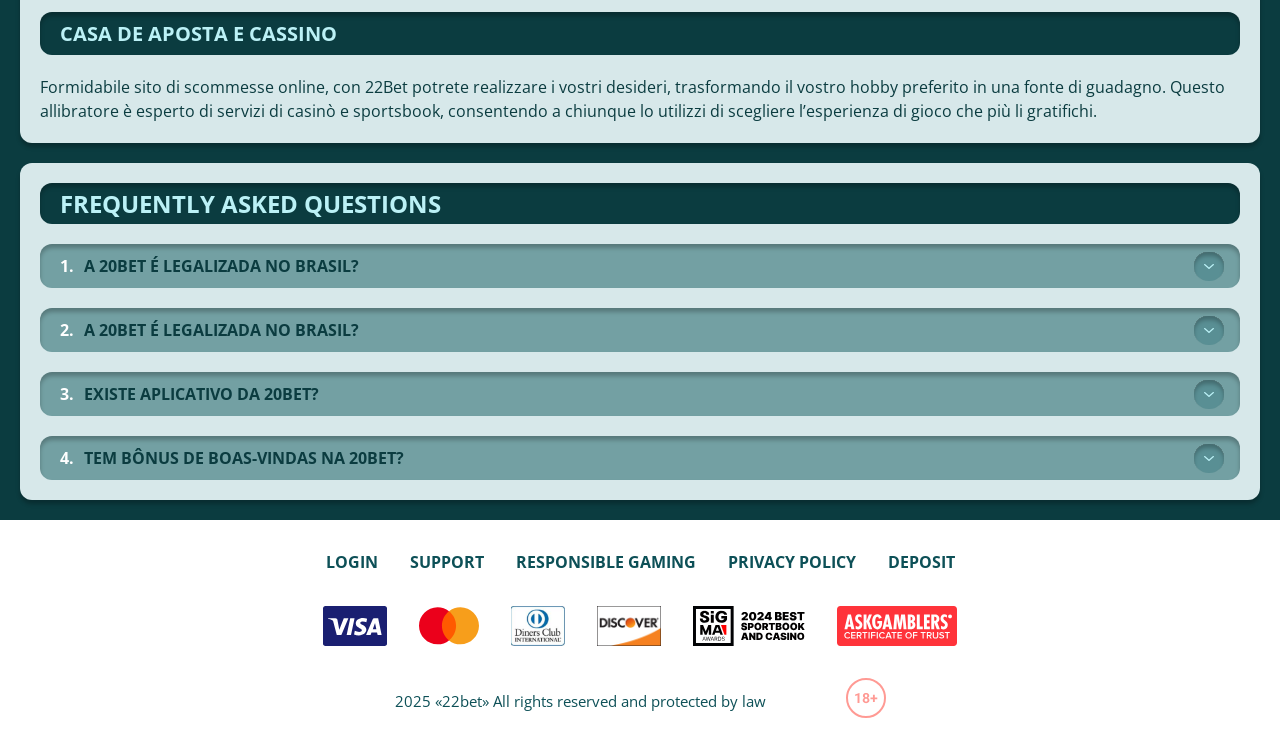
<file: live.html>
<!DOCTYPE html>
<html lang="rs">
  <head>
    <meta charset="UTF-8" />
   
    <meta name="viewport" content="width=device-width, initial-scale=1.0" />
    <title>22Bet </title>
    <meta name="description" content />
    <meta property="og:site_name" content />
    <meta property="og:title" content />
    <meta property="og:type" content="website" />
    <meta property="og:url" content />
    <meta property="og:image" content />
    <meta property="og:image:alt" content />
    <meta property="og:locale" content="rs" />
    <meta property="og:description" content />
    <link rel="preconnect" href="https://fonts.googleapis.com" />
    <link rel="preconnect" href="https://fonts.gstatic.com" crossorigin="anonymous" />
   <link href="https://fonts.googleapis.com/css2?family=Open+Sans:ital,wght@0,300..800;1,300..800&display=swap" rel="stylesheet">
<link href="https://fonts.googleapis.com/css?family=Roboto+Condensed&display=swap" rel="stylesheet">

   <link rel="stylesheet" href="./css/reset.css" />
    <link rel="stylesheet" href="./css/main.css" />
    <link rel="stylesheet" href="./css/media.css"/>
    <link rel="icon" href="./images/Group.png" type="image/x-icon"/>
    <script
    src="https://code.jquery.com/jquery-3.6.1.min.js"
    integrity="sha256-o88AwQnZB+VDvE9tvIXrMQaPlFFSUTR+nldQm1LuPXQ="
    crossorigin="anonymous"
  ></script>
  </head>
  <body>
    <header class="header">
      <section class="content header__content">
        <a href="./index.html" class="logo header__logo"
          ><img src="./images/logo.svg" alt="logo" title
        /></a>
        <button class="header__btn-menu" >
          <svg width="16px" height="16px" viewBox="0 0 16 16" xmlns="http://www.w3.org/2000/svg">
              <rect y="0" width="16" height="3" rx="1.5"></rect>
              <rect y="6.5" width="16" height="3" rx="1.5"></rect>
              <rect y="13" width="16" height="3" rx="1.5"></rect>
            </svg>
        </button>

          <nav class="menu header__menu">
            <ul class="header__menu-list">
                
              <li class="">
              <div class="header__menu-wrapper">
                <div class="js-button-expander js-button-expander--menu" >
                <a href="./bonus.html" >
                <span>Bonuses</span>
              </a>
              </div>
              <div class="header__menu-wrap js-expand-content js-expand-content--menu">
                <ul >
                  <li>
                    <a href="./freeSpins.html">
                    <span>Free Spins</span>
                  </a></li>
                  <li><a href="./promoCode.html">
                    <span>Promo Code</span>
                  </a>
                </li>
                  <li><a href="./welcomeBonus.html">
                    <span>Welcome Bonus</span>
                  </a>
                </li>
                <li><a href="./vip.html">
                    <span>VIP</span>
                  </a>
                </li>
                </ul>
              </div>
              </div>
               <a href="./bonus.html" class="header__menu-item">
                <span>Bonuses</span>
              </a>
            </li>
              <li>
                <a href="./app.html">
                 App
                </a>
              </li>
              
              <li class="">
              <div class="header__menu-wrapper">
                <div class="js-button-expander js-button-expander--menu" >
                <a href="./casino.html" >
                <span> Casino</span>
              </a>
              </div>
              <div class="header__menu-wrap js-expand-content js-expand-content--menu">
                <ul >
                  <li>
                    <a href="./slots.html">
                    <span>Slots</span>
                  </a></li>
                 
                </ul>
              </div>
              </div>
               <a href="./casino.html" class="header__menu-item">
                <span>Casino</span>
              </a>
            </li>
               <li>
                <a href="./live.html">
               Live
                </a>
              </li>
              <li>
                    <a href="./freeSpins.html">
                    <span>Free Spins</span>
                  </a></li>
                  <li><a href="./promoCode.html">
                    <span>Promo Code</span>
                  </a>
                </li>
                  <li><a href="./welcomeBonus.html">
                    <span>Welcome Bonus</span>
                  </a>
                </li>
                <li><a href="./vip.html">
                    <span>VIP</span>
                  </a>
                </li>
             <li>
                    <a href="./slots.html">
                    <span>Slots</span>
                  </a></li>
             
             
            </ul>
            <div class="header__button header__button-menu " >
              <a href="#" class="button  button__login-menu">log in</a>
              <a href="#" class="button button__menu">registration</a>
            </div>
           
          </nav>
            <a href="#" class="button button__login">log in</a>
            <a href="#" class="button button__singup">registration</a>
            <div id="clock" class="header__time">00:00</div>
            <a href="#" class="header__flag">
                <span><img src="./images/flag.png" alt="flag" title /></span>
                <span>rs</span>
              </a>
      </section>
    </header>
     <main class="main home main-page">
        <section class=" hero hero__page">
           
            <div class="background background-page">
              <img src="./images/live/bg-live.webp" alt="hero" title />
              
            </div>
            <div class="hero__wrapper hero__wrapper-page">
              <div class="hero__data hero__data-bonus">
                <ul
                class="breadcrumbs "
                
              >
                <li
                  
                >
                  <a href="/" >
                    <span >Home</span></a
                  >
                 
                </li>
                <li
                  
                >
                  <a href="#" > <span >Live</span></a>
                 
                </li>
              </ul>
                <h1 class="title general hero__title">
                  Online Casino Website
                </h1>
                 <p class="hero__text">The first thing that catches players' attention is the incredible simplicity of this casino.</p>
               
                <a href="#" class="button  hero__button ">Get a Bonus</a>
               
              </div>
             
            </div>
          </section>
      <section class="main__wrap main__wrap-page">
       
       <section class="content__wrapper content__wrapper-page">

         
        
       
          <section class="content article">
            <p>
             Lorem ipsum dolor sit <a href="#">22Bet</a> consectetur adipiscing elit. Quisque faucibus ex sapien vitae pellentesque sem placerat. In id cursus mi pretium tellus duis convallis. Tempus leo eu aenean sed diam urna tempor. Pulvinar vivamus fringilla lacus nec metus bibendum egestas. Iaculis massa nisl malesuada lacinia integer nunc posuere. Ut hendrerit semper vel class aptent taciti sociosqu.
            </p>
            <p>
             Ad litora torquent per conubia nostra inceptos himenaeos.
            </p>
          </section>
               <section class="content casino">
           
              <ul class="casino__list ">
                <li class="casino__item">
                   <a href="#">
                     <div class="casino__wrapper">
                      <img class="casino__img" src="./images/live/card-live1.webp" alt="" title>
                    <div class="casino__hover casino__hover-live">
                        
                        <div class="casino-box">
                            
                        <span href="#" class="button  casino__buttons"><img src="./images/card-button.svg" alt="" title></span>
                        </div>
                    </div>
                    </div>
                    
                   </a>
                </li>
                <li class="casino__item">
                <a href="#">
                     <div class="casino__wrapper">
                      <img class="casino__img" src="./images/live/card-live2.webp" alt="" title>
                    <div class="casino__hover casino__hover-live">
                        
                        <div class="casino-box">
                            
                        <span href="#" class="button  casino__buttons"><img src="./images/card-button.svg" alt="" title></span>
                        </div>
                    </div>
                    </div>
                    
                   </a>
              </li>
              <li class="casino__item">
               <a href="#">
                     <div class="casino__wrapper">
                      <img class="casino__img" src="./images/live/card-live3.webp" alt="" title>
                    <div class="casino__hover casino__hover-live">
                        
                        <div class="casino-box">
                            
                        <span href="#" class="button  casino__buttons"><img src="./images/card-button.svg" alt="" title></span>
                        </div>
                    </div>
                    </div>
                    
                   </a>
            </li>
             <li class="casino__item">
                <a href="#">
                     <div class="casino__wrapper">
                      <img class="casino__img" src="./images/live/card-live4.webp" alt="" title>
                    <div class="casino__hover casino__hover-live">
                        
                        <div class="casino-box">
                            
                        <span href="#" class="button  casino__buttons"><img src="./images/card-button.svg" alt="" title></span>
                        </div>
                    </div>
                    </div>
                    
                   </a>
            </li>
            <li class="casino__item">
              <a href="#">
                     <div class="casino__wrapper">
                      <img class="casino__img" src="./images/live/card-live5.webp" alt="" title>
                    <div class="casino__hover casino__hover-live">
                        
                        <div class="casino-box">
                            
                        <span href="#" class="button  casino__buttons"><img src="./images/card-button.svg" alt="" title></span>
                        </div>
                    </div>
                    </div>
                    
                   </a>
            </li>
            <li class="casino__item">
               <a href="#">
                     <div class="casino__wrapper">
                      <img class="casino__img" src="./images/live/card-live6.webp" alt="" title>
                    <div class="casino__hover casino__hover-live">
                        
                        <div class="casino-box">
                            
                        <span href="#" class="button  casino__buttons"><img src="./images/card-button.svg" alt="" title></span>
                        </div>
                    </div>
                    </div>
                    
                   </a>
            </li>
             <li class="casino__item">
               <a href="#">
                     <div class="casino__wrapper">
                      <img class="casino__img" src="./images/live/card-live7.webp" alt="" title>
                    <div class="casino__hover casino__hover-live">
                        
                        <div class="casino-box">
                            
                        <span href="#" class="button  casino__buttons"><img src="./images/card-button.svg" alt="" title></span>
                        </div>
                    </div>
                    </div>
                    
                   </a>
            </li>
           
    
      

              </ul>
         </section>
             
        
        
      <section class="content menu-review__content">
              

            
                <div class="menu__review-desk menu__review-content">Navigation</div>
                <ul class="menu__review menu__review-list">
                  <li><a href="#">Lorem ipsum dolor sit</a></li>
                    <li><a href="#">Amet consectetur adipiscing</a></li>
                      <li><a href="#">Quisque faucibus ex sapien vitae</a></li>
                        <li><a href="#">Ut hendrerit sempero</a></li>
                          <li><a href="#">Pulvinar vivamus fringilla</a></li>
                           <li><a href="#">Ad litora torquent per conubia</a></li>
                         
                          
                </ul>
             
          
          </section>
          
        
          <section class="content article">
            <h2 class="title high article__title">Casa de Aposta e Cassino</h2>
             
            <p>
             Formidabile sito di scommesse online, con 22Bet potrete realizzare i vostri desideri, trasformando il vostro hobby preferito in una fonte di guadagno. Questo allibratore è esperto di servizi di casinò e sportsbook, consentendo a chiunque lo utilizzi di scegliere l’esperienza di gioco che più li gratifichi.
            </p>
            <p>
             Si possono effettuare scommesse in pochi clic e bastano appena 24 ore per ricevere il denaro vinto.Si possono effettuare scommesse in pochi clic e bastano appena 24 ore per ricevere il denaro vinto. Si possono effettuare scommesse in pochi clic e bastano appena 24 ore per ricevere il denaro vinto.
            </p>
           <ol>
              <li>Si possono effettuare scommesse in pochi clic e bastano appena 24 ore per ricevere il denaro vinto.</li>
              <li>Si possono effettuare scommesse in pochi clic e bastano appena 24 ore per ricevere il denaro vinto.</li>
              <li>Si possono effettuare scommesse in pochi clic e bastano appena 24 ore per ricevere il denaro vinto.</li>
            </ol>
            <p>Si possono effettuare scommesse in pochi clic e bastano appena 24 ore per ricevere il denaro vinto. Si possono effettuare scommesse in pochi clic e bastano appena 24 ore per ricevere il denaro vinto. Si possono effettuare scommesse in pochi clic e bastano appena 24 ore per ricevere il denaro vinto.</p>
          </section>
         
         
           <section class="content article">
            <h2 class="title high article__title">Casa de Aposta e Cassino</h2>
            <p>Formidabile sito di scommesse online, con 22Bet potrete realizzare i vostri desideri, trasformando il vostro hobby preferito in una fonte di guadagno. Questo allibratore è esperto di servizi di casinò e sportsbook, consentendo a chiunque lo utilizzi di scegliere l’esperienza di gioco che più li gratifichi.</p>
            <p>Si possono effettuare scommesse in pochi clic e bastano appena 24 ore per ricevere il denaro vinto.Si possono effettuare scommesse in pochi clic e bastano appena 24 ore per ricevere il denaro vinto. Si possono effettuare scommesse in pochi clic e bastano appena 24 ore per ricevere il denaro vinto</p>
            <h3>Casa de Aposta e Cassino</h3>
            <p>Formidabile sito di scommesse online, con 22Bet potrete realizzare i vostri desideri, trasformando il vostro hobby preferito in una fonte di guadagno. Questo allibratore è esperto di servizi di casinò e sportsbook, consentendo a chiunque lo utilizzi di scegliere l’esperienza di gioco che più li gratifichi.</p>
           </section>

          <section class="content faq">
            <h2 class="title high faq__title">Frequently Asked Questions</h2>
            <ul class="faq__list " >
              <li class="faq__item"  >
                <h3 class="title medium faq__subtitle js-button-expander js-button-expander--faq"  >A 20Bet é legalizada no Brasil?
                 </h3>
                <div  class="faq__answer js-expand-content js-expand-content--faq" >
                  <p  >
                    Sim, a casa de apostas tem licença emitida por Curaçao, que é reconhecida no Brasil e a permite atuar por aqui.
                  </p>
                </div>
              </li>
              <li class="faq__item"  >
                <h3 class="title medium faq__subtitle js-button-expander js-button-expander--faq"  >A 20Bet é legalizada no Brasil?</h3>
                <div class="faq__answer js-expand-content js-expand-content--faq" >
                  <p  >
                    Sim, a casa de apostas tem licença emitida por Curaçao, que é reconhecida no Brasil e a permite atuar por aqui.
                  </p>
                </div>
              </li> 
              <li class="faq__item"  >
                <h3 class="title medium faq__subtitle js-button-expander js-button-expander--faq"  >Existe aplicativo da 20Bet?</h3>
                <div class="faq__answer js-expand-content js-expand-content--faq" >
                  <p  >
                   Sim, disponível para sistemas operacionais iOS e Android.
                  </p>
                </div>
              </li> 
              <li class="faq__item"  >
                <h3 class="title medium faq__subtitle js-button-expander js-button-expander--faq"  >Tem bônus de boas-vindas na 20Bet?</h3>
                <div class="faq__answer js-expand-content js-expand-content--faq" >
                  <p  >
                   O pacote especial para novos usuários da 20Bet paga 100% sobre o primeiro depósito, com limite de 600 BRL.
                  </p>
                </div>
              </li> 
             
            </ul>
          </section>
          
        </section> 
      
        <div class=""  onclick="scrollToTop()">
          <button class="main__arrow" id="scrollToTopBtn"></button>
        </div> 
        
      </section>
    </main> 
       <footer class=" footer ">
      <section class="content footer__content">
        <ul class="footer__menu">
         <li><a href="./login.html">Login</a></li>
         <li><a href="./support.html">Support</a></li>
         <li><a href="./responsible.html">Responsible Gaming</a></li>
         <li><a href="./policy.html">Privacy Policy</a></li>
         <li><a href="./deposit.html">Deposit</a></li>
        </ul>
       
          <ul class="footer__cards-list">
           
            <li>
              <a href="#"
                ><img src="./images/visa.svg" alt="cardvisa" title
              /></a>
            </li>
            <li>
              <a href="#"
                ><img
                  src="./images/mastercard.svg"
                  alt="mastercard"
                  title
              /></a>
            </li>
            <li>
                <a href="#"
                  ><img src="./images/diners.svg" alt="diners" title
                /></a>
              </li>
              <li>
                <a href="#"
                  ><img src="./images/discover.svg" alt="discover" title
                /></a>
              </li>
              <li>
                <a href="#"
                  ><img src="./images/sigma.svg" alt="sigma" title
                /></a>
              </li>
              <li>
                <a href="#"
                  ><img src="./images/ask.svg" alt="ask" title
                /></a>
              </li>
            
          </ul>
       
        <div class="footer__wrapp">
          <div class="footer__text">
           
            <p>2025 «22bet» All rights reserved and protected by law

</p>
           
          </div>
          <div class="footer__age">
            <img src="./images/age.svg" alt="age" title />
          </div>
        </div>
      
      </section>
    </footer>
    <script src="./js/arrowUp.js" defer></script>
    <script src="./js/sidebar.js" defer></script>
    <script src="./js/expander.js" defer></script>
    <script src="./js/mobile-menu.js" defer></script>
    <script src="./js/clock.js" defer></script>
  </body>
</html>
</file>
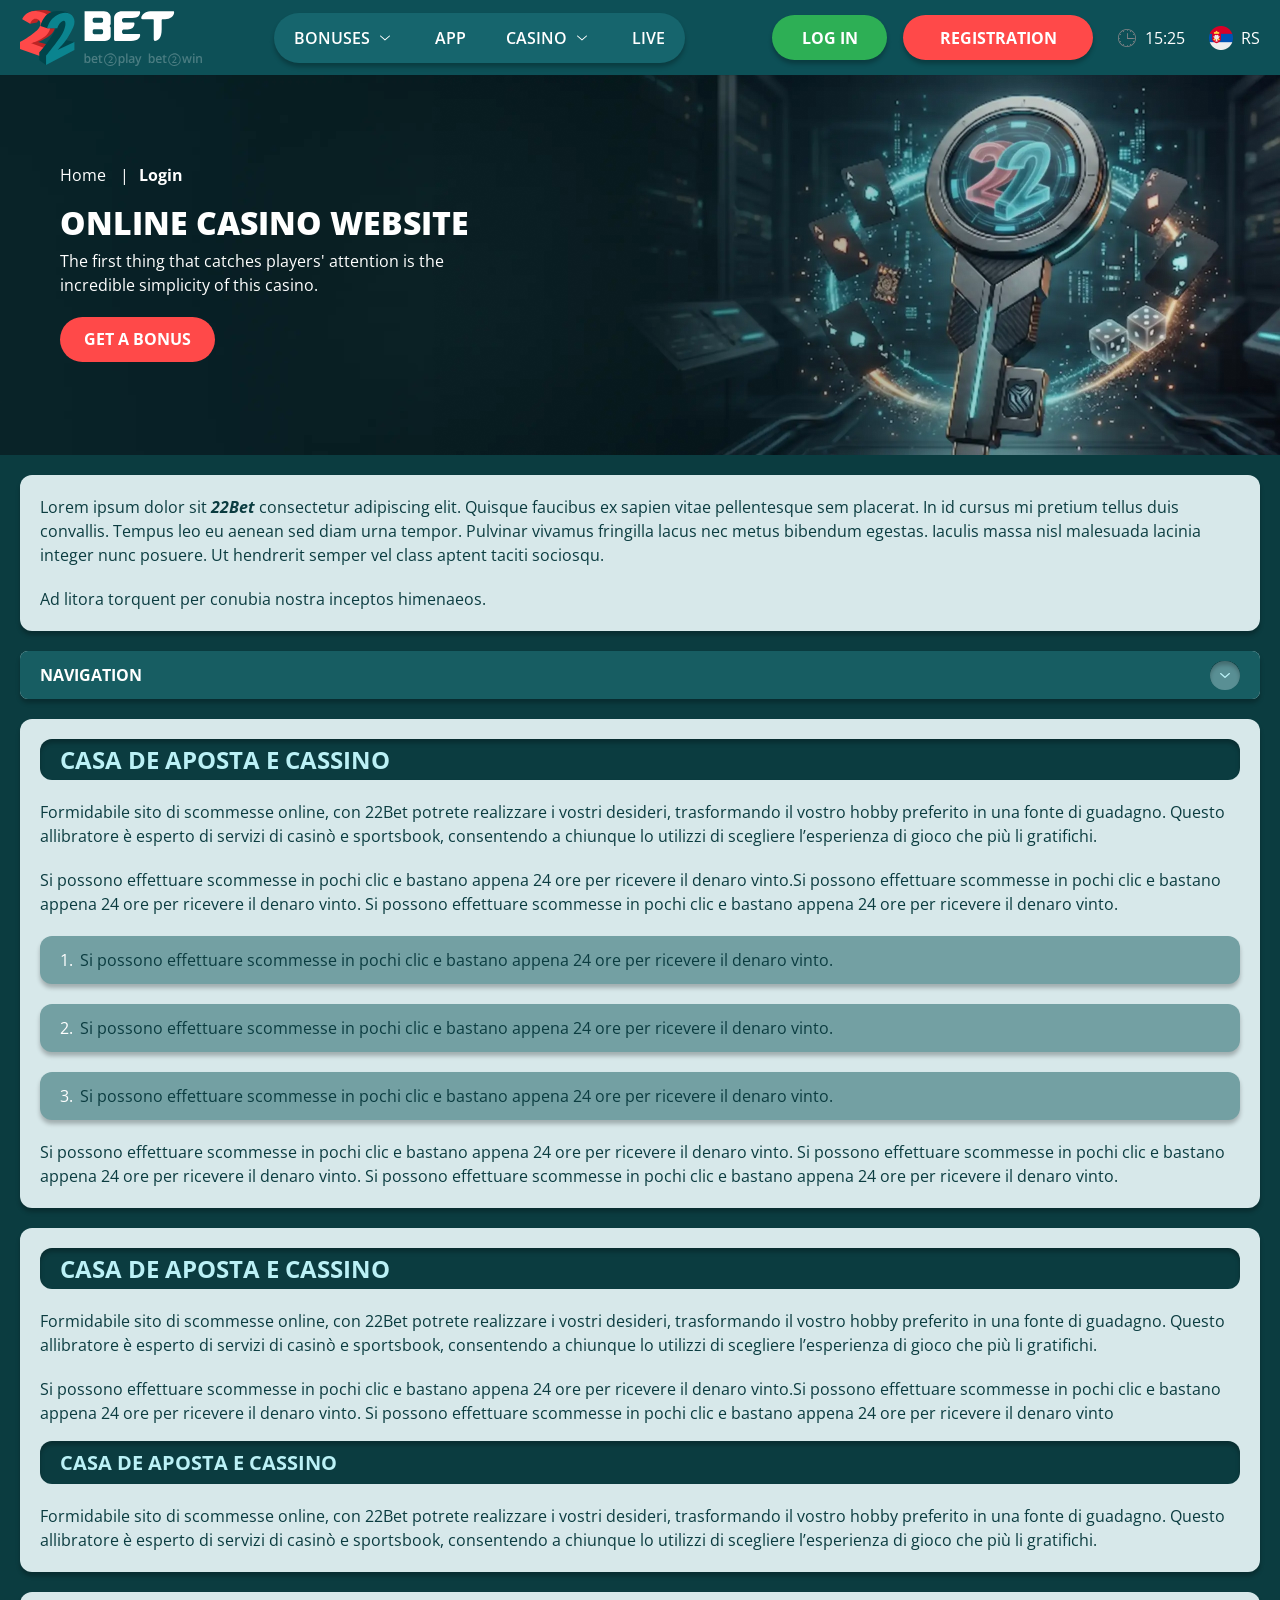
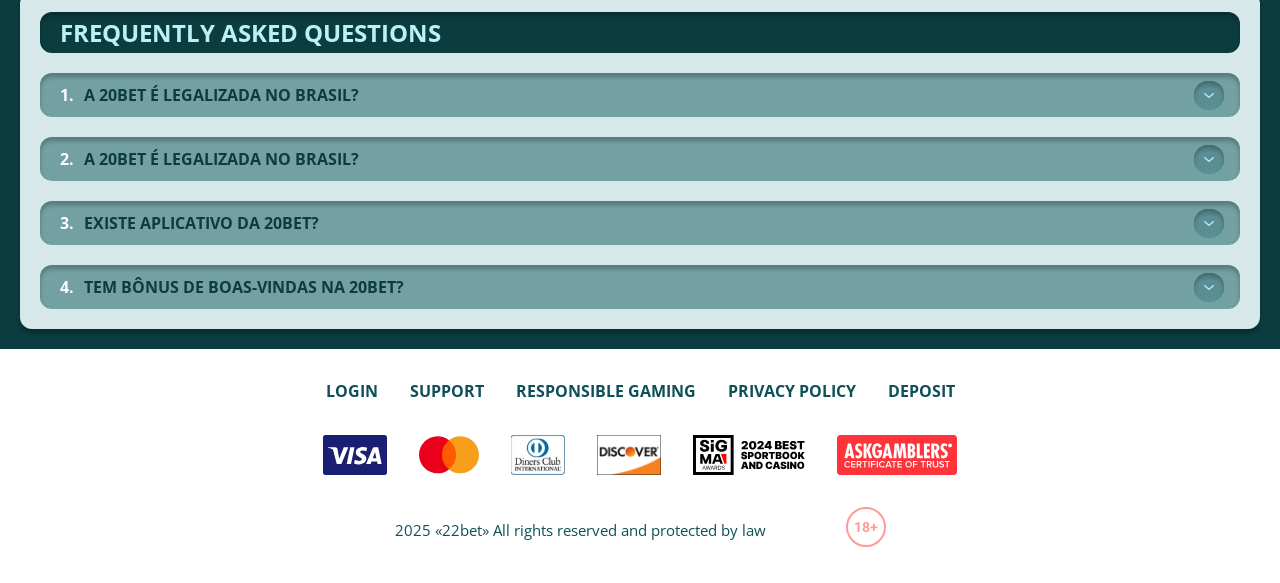
<file: login.html>
<!DOCTYPE html>
<html lang="rs">
  <head>
    <meta charset="UTF-8" />
   
    <meta name="viewport" content="width=device-width, initial-scale=1.0" />
    <title>22Bet </title>
    <meta name="description" content />
    <meta property="og:site_name" content />
    <meta property="og:title" content />
    <meta property="og:type" content="website" />
    <meta property="og:url" content />
    <meta property="og:image" content />
    <meta property="og:image:alt" content />
    <meta property="og:locale" content="rs" />
    <meta property="og:description" content />
    <link rel="preconnect" href="https://fonts.googleapis.com" />
    <link rel="preconnect" href="https://fonts.gstatic.com" crossorigin="anonymous" />
   <link href="https://fonts.googleapis.com/css2?family=Open+Sans:ital,wght@0,300..800;1,300..800&display=swap" rel="stylesheet">
<link href="https://fonts.googleapis.com/css?family=Roboto+Condensed&display=swap" rel="stylesheet">

   <link rel="stylesheet" href="./css/reset.css" />
    <link rel="stylesheet" href="./css/main.css" />
    <link rel="stylesheet" href="./css/media.css"/>
    <link rel="icon" href="./images/Group.png" type="image/x-icon"/>
    <script
    src="https://code.jquery.com/jquery-3.6.1.min.js"
    integrity="sha256-o88AwQnZB+VDvE9tvIXrMQaPlFFSUTR+nldQm1LuPXQ="
    crossorigin="anonymous"
  ></script>
  </head>
  <body>
    <header class="header">
      <section class="content header__content">
        <a href="./index.html" class="logo header__logo"
          ><img src="./images/logo.svg" alt="logo" title
        /></a>
        <button class="header__btn-menu" >
          <svg width="16px" height="16px" viewBox="0 0 16 16" xmlns="http://www.w3.org/2000/svg">
              <rect y="0" width="16" height="3" rx="1.5"></rect>
              <rect y="6.5" width="16" height="3" rx="1.5"></rect>
              <rect y="13" width="16" height="3" rx="1.5"></rect>
            </svg>
        </button>

          <nav class="menu header__menu">
            <ul class="header__menu-list">
                
              <li class="">
              <div class="header__menu-wrapper">
                <div class="js-button-expander js-button-expander--menu" >
                <a href="./bonus.html" >
                <span>Bonuses</span>
              </a>
              </div>
              <div class="header__menu-wrap js-expand-content js-expand-content--menu">
                <ul >
                  <li>
                    <a href="./freeSpins.html">
                    <span>Free Spins</span>
                  </a></li>
                  <li><a href="./promoCode.html">
                    <span>Promo Code</span>
                  </a>
                </li>
                  <li><a href="./welcomeBonus.html">
                    <span>Welcome Bonus</span>
                  </a>
                </li>
                <li><a href="./vip.html">
                    <span>VIP</span>
                  </a>
                </li>
                </ul>
              </div>
              </div>
               <a href="./bonus.html" class="header__menu-item">
                <span>Bonuses</span>
              </a>
            </li>
              <li>
                <a href="./app.html">
                 App
                </a>
              </li>
              
              <li class="">
              <div class="header__menu-wrapper">
                <div class="js-button-expander js-button-expander--menu" >
                <a href="./casino.html" >
                <span> Casino</span>
              </a>
              </div>
              <div class="header__menu-wrap js-expand-content js-expand-content--menu">
                <ul >
                  <li>
                    <a href="./slots.html">
                    <span>Slots</span>
                  </a></li>
                 
                </ul>
              </div>
              </div>
               <a href="./casino.html" class="header__menu-item">
                <span>Casino</span>
              </a>
            </li>
               <li>
                <a href="./live.html">
               Live
                </a>
              </li>
              <li>
                    <a href="./freeSpins.html">
                    <span>Free Spins</span>
                  </a></li>
                  <li><a href="./promoCode.html">
                    <span>Promo Code</span>
                  </a>
                </li>
                  <li><a href="./welcomeBonus.html">
                    <span>Welcome Bonus</span>
                  </a>
                </li>
                <li><a href="./vip.html">
                    <span>VIP</span>
                  </a>
                </li>
             <li>
                    <a href="./slots.html">
                    <span>Slots</span>
                  </a></li>
             
             
            </ul>
            <div class="header__button header__button-menu " >
              <a href="#" class="button  button__login-menu">log in</a>
              <a href="#" class="button button__menu">registration</a>
            </div>
           
          </nav>
            <a href="#" class="button button__login">log in</a>
            <a href="#" class="button button__singup">registration</a>
            <div id="clock" class="header__time">00:00</div>
            <a href="#" class="header__flag">
                <span><img src="./images/flag.png" alt="flag" title /></span>
                <span>rs</span>
              </a>
      </section>
    </header>
     <main class="main home main-page">
        <section class=" hero hero__page">
           
            <div class="background background-page">
              <img src="./images/layout-images/bg-login.webp" alt="hero" title />
              
            </div>
            <div class="hero__wrapper hero__wrapper-page">
              <div class="hero__data hero__data-bonus">
                <ul
                class="breadcrumbs "
                
              >
                <li
                  
                >
                  <a href="/" >
                    <span >Home</span></a
                  >
                 
                </li>
                <li
                  
                >
                  <a href="#" > <span >Login</span></a>
                 
                </li>
              </ul>
                <h1 class="title general hero__title">
                  Online Casino Website
                </h1>
                 <p class="hero__text">The first thing that catches players' attention is the incredible simplicity of this casino.</p>
               
                <a href="#" class="button  hero__button ">Get a Bonus</a>
               
              </div>
             
            </div>
          </section>
      <section class="main__wrap main__wrap-page">
       
       <section class="content__wrapper content__wrapper-page">

         
        
       
          <section class="content article">
            <p>
             Lorem ipsum dolor sit <a href="#">22Bet</a> consectetur adipiscing elit. Quisque faucibus ex sapien vitae pellentesque sem placerat. In id cursus mi pretium tellus duis convallis. Tempus leo eu aenean sed diam urna tempor. Pulvinar vivamus fringilla lacus nec metus bibendum egestas. Iaculis massa nisl malesuada lacinia integer nunc posuere. Ut hendrerit semper vel class aptent taciti sociosqu.
            </p>
            <p>
             Ad litora torquent per conubia nostra inceptos himenaeos.
            </p>
          </section>
        
        
              <section class="content menu-review__content">
              

            
                <div class="menu__review-desk menu__review-content">Navigation</div>
                <ul class="menu__review menu__review-list">
                  <li><a href="#">Lorem ipsum dolor sit</a></li>
                    <li><a href="#">Amet consectetur adipiscing</a></li>
                      <li><a href="#">Quisque faucibus ex sapien vitae</a></li>
                        <li><a href="#">Ut hendrerit sempero</a></li>
                          <li><a href="#">Pulvinar vivamus fringilla</a></li>
                           <li><a href="#">Ad litora torquent per conubia</a></li>
                         
                          
                </ul>
             
          
          </section>
          
        
          <section class="content article">
            <h2 class="title high article__title">Casa de Aposta e Cassino</h2>
             
            <p>
             Formidabile sito di scommesse online, con 22Bet potrete realizzare i vostri desideri, trasformando il vostro hobby preferito in una fonte di guadagno. Questo allibratore è esperto di servizi di casinò e sportsbook, consentendo a chiunque lo utilizzi di scegliere l’esperienza di gioco che più li gratifichi.
            </p>
            <p>
             Si possono effettuare scommesse in pochi clic e bastano appena 24 ore per ricevere il denaro vinto.Si possono effettuare scommesse in pochi clic e bastano appena 24 ore per ricevere il denaro vinto. Si possono effettuare scommesse in pochi clic e bastano appena 24 ore per ricevere il denaro vinto.
            </p>
           <ol>
              <li>Si possono effettuare scommesse in pochi clic e bastano appena 24 ore per ricevere il denaro vinto.</li>
              <li>Si possono effettuare scommesse in pochi clic e bastano appena 24 ore per ricevere il denaro vinto.</li>
              <li>Si possono effettuare scommesse in pochi clic e bastano appena 24 ore per ricevere il denaro vinto.</li>
            </ol>
            <p>Si possono effettuare scommesse in pochi clic e bastano appena 24 ore per ricevere il denaro vinto. Si possono effettuare scommesse in pochi clic e bastano appena 24 ore per ricevere il denaro vinto. Si possono effettuare scommesse in pochi clic e bastano appena 24 ore per ricevere il denaro vinto.</p>
          </section>
         
         
           <section class="content article">
            <h2 class="title high article__title">Casa de Aposta e Cassino</h2>
            <p>Formidabile sito di scommesse online, con 22Bet potrete realizzare i vostri desideri, trasformando il vostro hobby preferito in una fonte di guadagno. Questo allibratore è esperto di servizi di casinò e sportsbook, consentendo a chiunque lo utilizzi di scegliere l’esperienza di gioco che più li gratifichi.</p>
            <p>Si possono effettuare scommesse in pochi clic e bastano appena 24 ore per ricevere il denaro vinto.Si possono effettuare scommesse in pochi clic e bastano appena 24 ore per ricevere il denaro vinto. Si possono effettuare scommesse in pochi clic e bastano appena 24 ore per ricevere il denaro vinto</p>
            <h3>Casa de Aposta e Cassino</h3>
            <p>Formidabile sito di scommesse online, con 22Bet potrete realizzare i vostri desideri, trasformando il vostro hobby preferito in una fonte di guadagno. Questo allibratore è esperto di servizi di casinò e sportsbook, consentendo a chiunque lo utilizzi di scegliere l’esperienza di gioco che più li gratifichi.</p>
           </section>

          <section class="content faq">
            <h2 class="title high faq__title">Frequently Asked Questions</h2>
            <ul class="faq__list " >
              <li class="faq__item"  >
                <h3 class="title medium faq__subtitle js-button-expander js-button-expander--faq"  >A 20Bet é legalizada no Brasil?
                 </h3>
                <div  class="faq__answer js-expand-content js-expand-content--faq" >
                  <p  >
                    Sim, a casa de apostas tem licença emitida por Curaçao, que é reconhecida no Brasil e a permite atuar por aqui.
                  </p>
                </div>
              </li>
              <li class="faq__item"  >
                <h3 class="title medium faq__subtitle js-button-expander js-button-expander--faq"  >A 20Bet é legalizada no Brasil?</h3>
                <div class="faq__answer js-expand-content js-expand-content--faq" >
                  <p  >
                    Sim, a casa de apostas tem licença emitida por Curaçao, que é reconhecida no Brasil e a permite atuar por aqui.
                  </p>
                </div>
              </li> 
              <li class="faq__item"  >
                <h3 class="title medium faq__subtitle js-button-expander js-button-expander--faq"  >Existe aplicativo da 20Bet?</h3>
                <div class="faq__answer js-expand-content js-expand-content--faq" >
                  <p  >
                   Sim, disponível para sistemas operacionais iOS e Android.
                  </p>
                </div>
              </li> 
              <li class="faq__item"  >
                <h3 class="title medium faq__subtitle js-button-expander js-button-expander--faq"  >Tem bônus de boas-vindas na 20Bet?</h3>
                <div class="faq__answer js-expand-content js-expand-content--faq" >
                  <p  >
                   O pacote especial para novos usuários da 20Bet paga 100% sobre o primeiro depósito, com limite de 600 BRL.
                  </p>
                </div>
              </li> 
             
            </ul>
          </section>
          
        </section> 
      
        <div class=""  onclick="scrollToTop()">
          <button class="main__arrow" id="scrollToTopBtn"></button>
        </div> 
        
      </section>
    </main> 
      <footer class=" footer ">
      <section class="content footer__content">
        <ul class="footer__menu">
         <li><a href="./login.html">Login</a></li>
         <li><a href="./support.html">Support</a></li>
         <li><a href="./responsible.html">Responsible Gaming</a></li>
         <li><a href="./policy.html">Privacy Policy</a></li>
         <li><a href="./deposit.html">Deposit</a></li>
        </ul>
       
          <ul class="footer__cards-list">
           
            <li>
              <a href="#"
                ><img src="./images/visa.svg" alt="cardvisa" title
              /></a>
            </li>
            <li>
              <a href="#"
                ><img
                  src="./images/mastercard.svg"
                  alt="mastercard"
                  title
              /></a>
            </li>
            <li>
                <a href="#"
                  ><img src="./images/diners.svg" alt="diners" title
                /></a>
              </li>
              <li>
                <a href="#"
                  ><img src="./images/discover.svg" alt="discover" title
                /></a>
              </li>
              <li>
                <a href="#"
                  ><img src="./images/sigma.svg" alt="sigma" title
                /></a>
              </li>
              <li>
                <a href="#"
                  ><img src="./images/ask.svg" alt="ask" title
                /></a>
              </li>
            
          </ul>
       
        <div class="footer__wrapp">
          <div class="footer__text">
           
            <p>2025 «22bet» All rights reserved and protected by law

</p>
           
          </div>
          <div class="footer__age">
            <img src="./images/age.svg" alt="age" title />
          </div>
        </div>
      
      </section>
    </footer>
    <script src="./js/arrowUp.js" defer></script>
    <script src="./js/sidebar.js" defer></script>
    <script src="./js/expander.js" defer></script>
    <script src="./js/mobile-menu.js" defer></script>
    <script src="./js/clock.js" defer></script>
  </body>
</html>
</file>
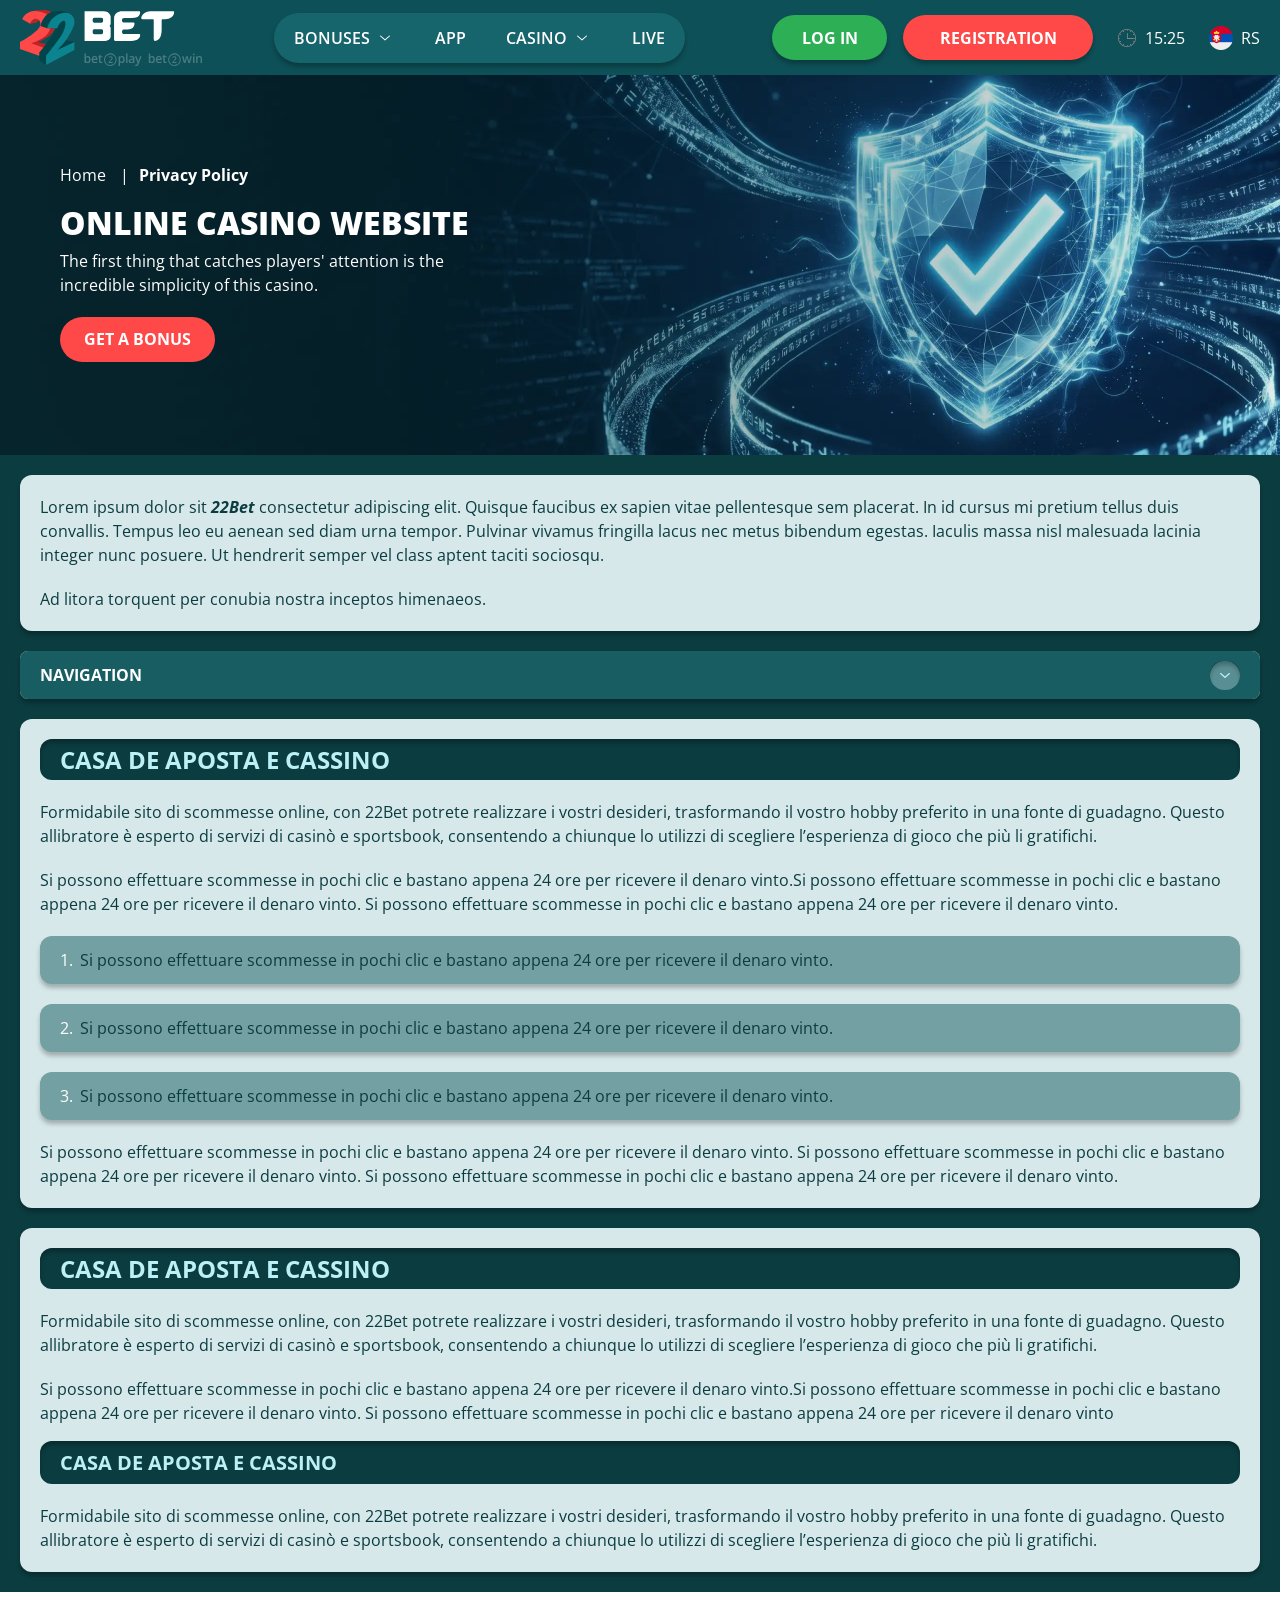
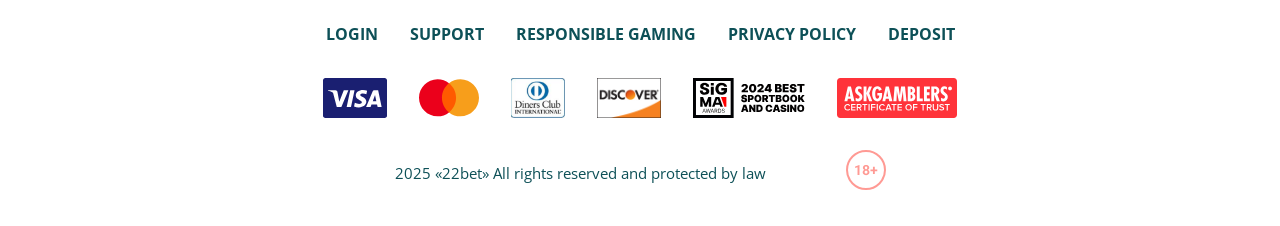
<file: policy.html>
<!DOCTYPE html>
<html lang="rs">
  <head>
    <meta charset="UTF-8" />
   
    <meta name="viewport" content="width=device-width, initial-scale=1.0" />
    <title>22Bet </title>
    <meta name="description" content />
    <meta property="og:site_name" content />
    <meta property="og:title" content />
    <meta property="og:type" content="website" />
    <meta property="og:url" content />
    <meta property="og:image" content />
    <meta property="og:image:alt" content />
    <meta property="og:locale" content="rs" />
    <meta property="og:description" content />
    <link rel="preconnect" href="https://fonts.googleapis.com" />
    <link rel="preconnect" href="https://fonts.gstatic.com" crossorigin="anonymous" />
   <link href="https://fonts.googleapis.com/css2?family=Open+Sans:ital,wght@0,300..800;1,300..800&display=swap" rel="stylesheet">
<link href="https://fonts.googleapis.com/css?family=Roboto+Condensed&display=swap" rel="stylesheet">

   <link rel="stylesheet" href="./css/reset.css" />
    <link rel="stylesheet" href="./css/main.css" />
    <link rel="stylesheet" href="./css/media.css"/>
    <link rel="icon" href="./images/Group.png" type="image/x-icon"/>
    <script
    src="https://code.jquery.com/jquery-3.6.1.min.js"
    integrity="sha256-o88AwQnZB+VDvE9tvIXrMQaPlFFSUTR+nldQm1LuPXQ="
    crossorigin="anonymous"
  ></script>
  </head>
  <body>
    <header class="header">
      <section class="content header__content">
        <a href="./index.html" class="logo header__logo"
          ><img src="./images/logo.svg" alt="logo" title
        /></a>
        <button class="header__btn-menu" >
          <svg width="16px" height="16px" viewBox="0 0 16 16" xmlns="http://www.w3.org/2000/svg">
              <rect y="0" width="16" height="3" rx="1.5"></rect>
              <rect y="6.5" width="16" height="3" rx="1.5"></rect>
              <rect y="13" width="16" height="3" rx="1.5"></rect>
            </svg>
        </button>

          <nav class="menu header__menu">
            <ul class="header__menu-list">
                
              <li class="">
              <div class="header__menu-wrapper">
                <div class="js-button-expander js-button-expander--menu" >
                <a href="./bonus.html" >
                <span>Bonuses</span>
              </a>
              </div>
              <div class="header__menu-wrap js-expand-content js-expand-content--menu">
                <ul >
                  <li>
                    <a href="./freeSpins.html">
                    <span>Free Spins</span>
                  </a></li>
                  <li><a href="./promoCode.html">
                    <span>Promo Code</span>
                  </a>
                </li>
                  <li><a href="./welcomeBonus.html">
                    <span>Welcome Bonus</span>
                  </a>
                </li>
                <li><a href="./vip.html">
                    <span>VIP</span>
                  </a>
                </li>
                </ul>
              </div>
              </div>
               <a href="./bonus.html" class="header__menu-item">
                <span>Bonuses</span>
              </a>
            </li>
              <li>
                <a href="./app.html">
                 App
                </a>
              </li>
              
              <li class="">
              <div class="header__menu-wrapper">
                <div class="js-button-expander js-button-expander--menu" >
                <a href="./casino.html" >
                <span> Casino</span>
              </a>
              </div>
              <div class="header__menu-wrap js-expand-content js-expand-content--menu">
                <ul >
                  <li>
                    <a href="./slots.html">
                    <span>Slots</span>
                  </a></li>
                 
                </ul>
              </div>
              </div>
               <a href="./casino.html" class="header__menu-item">
                <span>Casino</span>
              </a>
            </li>
               <li>
                <a href="./live.html">
               Live
                </a>
              </li>
              <li>
                    <a href="./freeSpins.html">
                    <span>Free Spins</span>
                  </a></li>
                  <li><a href="./promoCode.html">
                    <span>Promo Code</span>
                  </a>
                </li>
                  <li><a href="./welcomeBonus.html">
                    <span>Welcome Bonus</span>
                  </a>
                </li>
                <li><a href="./vip.html">
                    <span>VIP</span>
                  </a>
                </li>
             <li>
                    <a href="./slots.html">
                    <span>Slots</span>
                  </a></li>
             
             
            </ul>
            <div class="header__button header__button-menu " >
              <a href="#" class="button  button__login-menu">log in</a>
              <a href="#" class="button button__menu">registration</a>
            </div>
           
          </nav>
            <a href="#" class="button button__login">log in</a>
            <a href="#" class="button button__singup">registration</a>
            <div id="clock" class="header__time">00:00</div>
            <a href="#" class="header__flag">
                <span><img src="./images/flag.png" alt="flag" title /></span>
                <span>rs</span>
              </a>
      </section>
    </header>
     <main class="main home main-page">
        <section class=" hero hero__page">
           
            <div class="background  background-page">
              <img src="./images/layout-images/bg-policy.webp" alt="hero" title />
              
            </div>
            <div class="hero__wrapper hero__wrapper-page">
              <div class="hero__data hero__data-bonus">
                <ul
                class="breadcrumbs "
                
              >
                <li
                  
                >
                  <a href="/" >
                    <span >Home</span></a
                  >
                 
                </li>
                <li
                  
                >
                  <a href="#" > <span >Privacy Policy</span></a>
                 
                </li>
              </ul>
                <h1 class="title general hero__title">
                  Online Casino Website
                </h1>
                 <p class="hero__text">The first thing that catches players' attention is the incredible simplicity of this casino.</p>
               
                <a href="#" class="button  hero__button ">Get a Bonus</a>
               
              </div>
             
            </div>
          </section>
      <section class="main__wrap main__wrap-page">
       
       <section class="content__wrapper content__wrapper-page">

         
        
       
          <section class="content article">
            <p>
             Lorem ipsum dolor sit <a href="#">22Bet</a> consectetur adipiscing elit. Quisque faucibus ex sapien vitae pellentesque sem placerat. In id cursus mi pretium tellus duis convallis. Tempus leo eu aenean sed diam urna tempor. Pulvinar vivamus fringilla lacus nec metus bibendum egestas. Iaculis massa nisl malesuada lacinia integer nunc posuere. Ut hendrerit semper vel class aptent taciti sociosqu.
            </p>
            <p>
             Ad litora torquent per conubia nostra inceptos himenaeos.
            </p>
          </section>
        
            <section class="content menu-review__content">
              

            
                <div class="menu__review-desk menu__review-content">Navigation</div>
                <ul class="menu__review menu__review-list">
                  <li><a href="#">Lorem ipsum dolor sit</a></li>
                    <li><a href="#">Amet consectetur adipiscing</a></li>
                      <li><a href="#">Quisque faucibus ex sapien vitae</a></li>
                        <li><a href="#">Ut hendrerit sempero</a></li>
                          <li><a href="#">Pulvinar vivamus fringilla</a></li>
                           <li><a href="#">Ad litora torquent per conubia</a></li>
                         
                          
                </ul>
             
          
          </section>
          
        
          <section class="content article">
            <h2 class="title high article__title">Casa de Aposta e Cassino</h2>
             
            <p>
             Formidabile sito di scommesse online, con 22Bet potrete realizzare i vostri desideri, trasformando il vostro hobby preferito in una fonte di guadagno. Questo allibratore è esperto di servizi di casinò e sportsbook, consentendo a chiunque lo utilizzi di scegliere l’esperienza di gioco che più li gratifichi.
            </p>
            <p>
             Si possono effettuare scommesse in pochi clic e bastano appena 24 ore per ricevere il denaro vinto.Si possono effettuare scommesse in pochi clic e bastano appena 24 ore per ricevere il denaro vinto. Si possono effettuare scommesse in pochi clic e bastano appena 24 ore per ricevere il denaro vinto.
            </p>
           <ol>
              <li>Si possono effettuare scommesse in pochi clic e bastano appena 24 ore per ricevere il denaro vinto.</li>
              <li>Si possono effettuare scommesse in pochi clic e bastano appena 24 ore per ricevere il denaro vinto.</li>
              <li>Si possono effettuare scommesse in pochi clic e bastano appena 24 ore per ricevere il denaro vinto.</li>
            </ol>
            <p>Si possono effettuare scommesse in pochi clic e bastano appena 24 ore per ricevere il denaro vinto. Si possono effettuare scommesse in pochi clic e bastano appena 24 ore per ricevere il denaro vinto. Si possono effettuare scommesse in pochi clic e bastano appena 24 ore per ricevere il denaro vinto.</p>
          </section>
         
         
           <section class="content article">
            <h2 class="title high article__title">Casa de Aposta e Cassino</h2>
            <p>Formidabile sito di scommesse online, con 22Bet potrete realizzare i vostri desideri, trasformando il vostro hobby preferito in una fonte di guadagno. Questo allibratore è esperto di servizi di casinò e sportsbook, consentendo a chiunque lo utilizzi di scegliere l’esperienza di gioco che più li gratifichi.</p>
            <p>Si possono effettuare scommesse in pochi clic e bastano appena 24 ore per ricevere il denaro vinto.Si possono effettuare scommesse in pochi clic e bastano appena 24 ore per ricevere il denaro vinto. Si possono effettuare scommesse in pochi clic e bastano appena 24 ore per ricevere il denaro vinto</p>
            <h3>Casa de Aposta e Cassino</h3>
            <p>Formidabile sito di scommesse online, con 22Bet potrete realizzare i vostri desideri, trasformando il vostro hobby preferito in una fonte di guadagno. Questo allibratore è esperto di servizi di casinò e sportsbook, consentendo a chiunque lo utilizzi di scegliere l’esperienza di gioco che più li gratifichi.</p>
           </section>

        </section> 
      
        <div class=""  onclick="scrollToTop()">
          <button class="main__arrow" id="scrollToTopBtn"></button>
        </div> 
        
      </section>
    </main> 
     <footer class=" footer ">
      <section class="content footer__content">
        <ul class="footer__menu">
         <li><a href="./login.html">Login</a></li>
         <li><a href="./support.html">Support</a></li>
         <li><a href="./responsible.html">Responsible Gaming</a></li>
         <li><a href="./policy.html">Privacy Policy</a></li>
         <li><a href="./deposit.html">Deposit</a></li>
        </ul>
       
          <ul class="footer__cards-list">
           
            <li>
              <a href="#"
                ><img src="./images/visa.svg" alt="cardvisa" title
              /></a>
            </li>
            <li>
              <a href="#"
                ><img
                  src="./images/mastercard.svg"
                  alt="mastercard"
                  title
              /></a>
            </li>
            <li>
                <a href="#"
                  ><img src="./images/diners.svg" alt="diners" title
                /></a>
              </li>
              <li>
                <a href="#"
                  ><img src="./images/discover.svg" alt="discover" title
                /></a>
              </li>
              <li>
                <a href="#"
                  ><img src="./images/sigma.svg" alt="sigma" title
                /></a>
              </li>
              <li>
                <a href="#"
                  ><img src="./images/ask.svg" alt="ask" title
                /></a>
              </li>
            
          </ul>
       
        <div class="footer__wrapp">
          <div class="footer__text">
           
            <p>2025 «22bet» All rights reserved and protected by law

</p>
           
          </div>
          <div class="footer__age">
            <img src="./images/age.svg" alt="age" title />
          </div>
        </div>
      
      </section>
    </footer>
    <script src="./js/arrowUp.js" defer></script>
    <script src="./js/sidebar.js" defer></script>
    <script src="./js/expander.js" defer></script>
    <script src="./js/mobile-menu.js" defer></script>
    <script src="./js/clock.js" defer></script>
  </body>
</html>
</file>
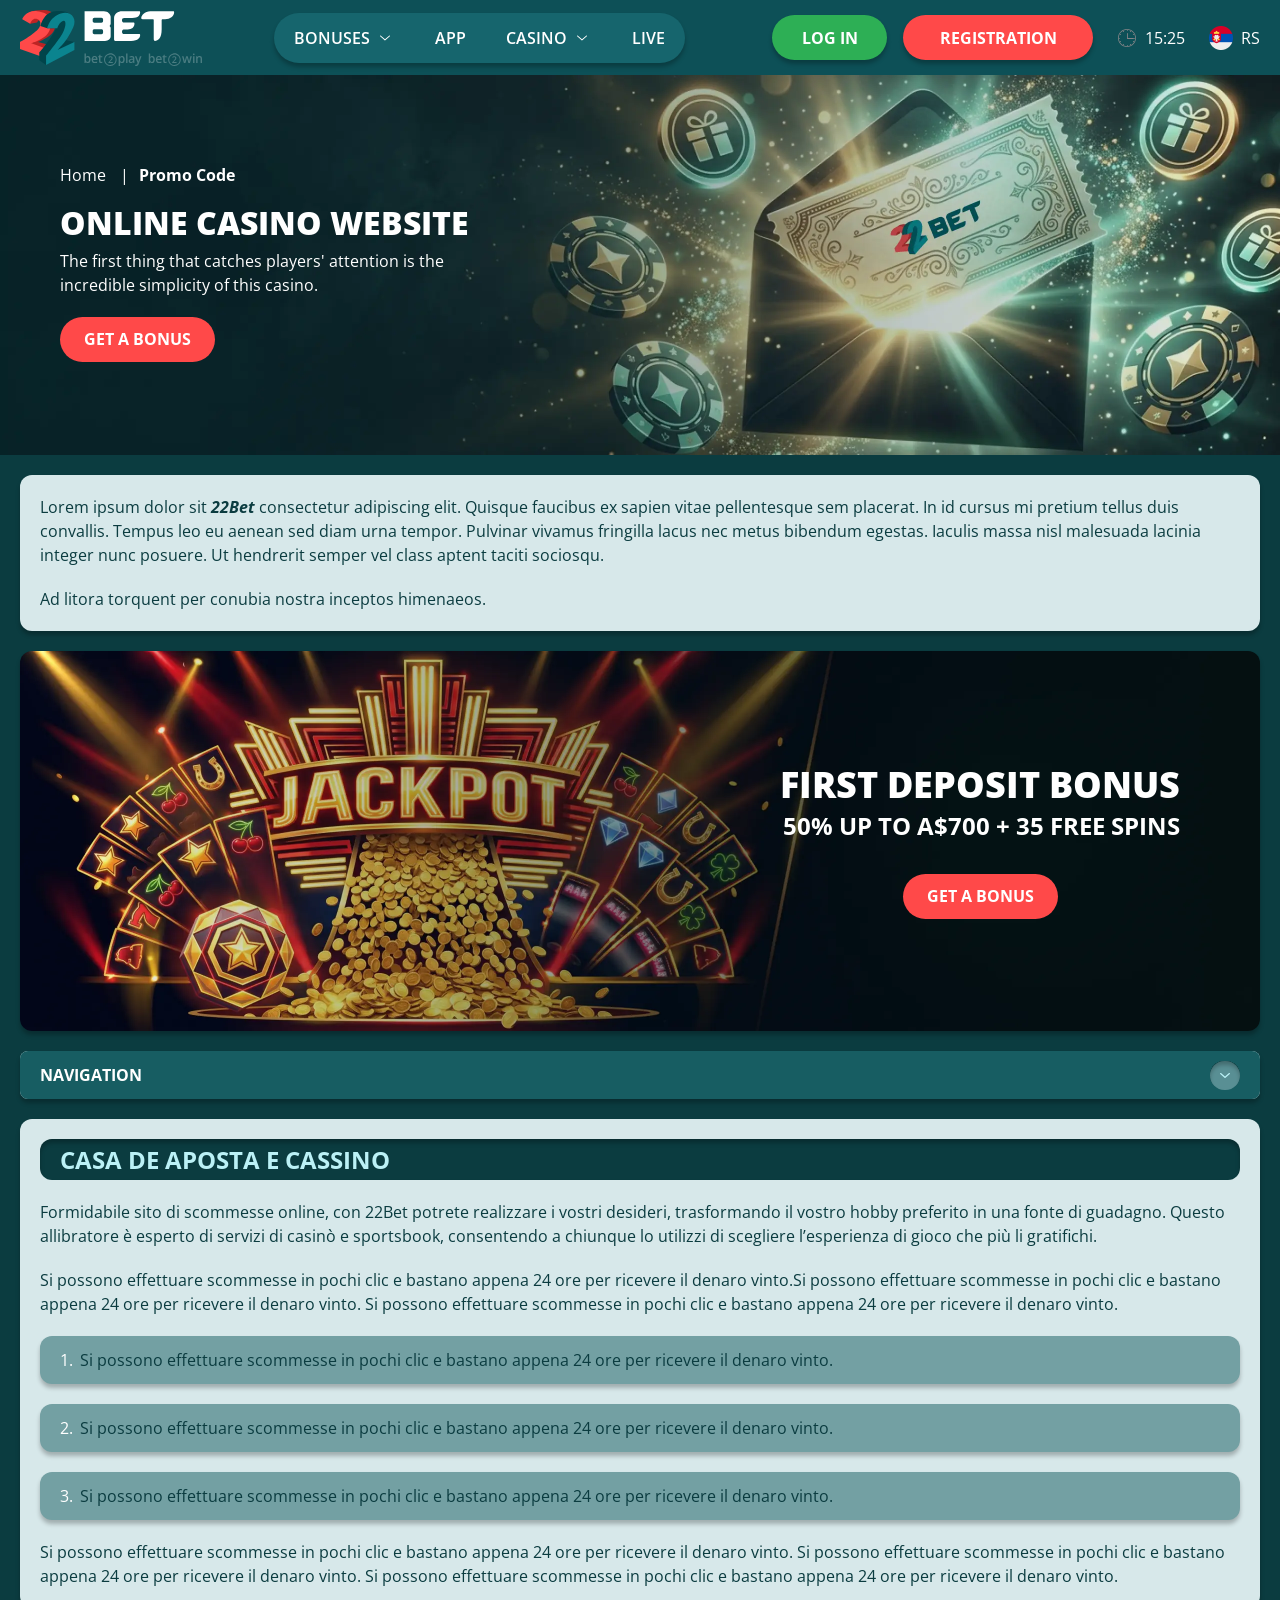
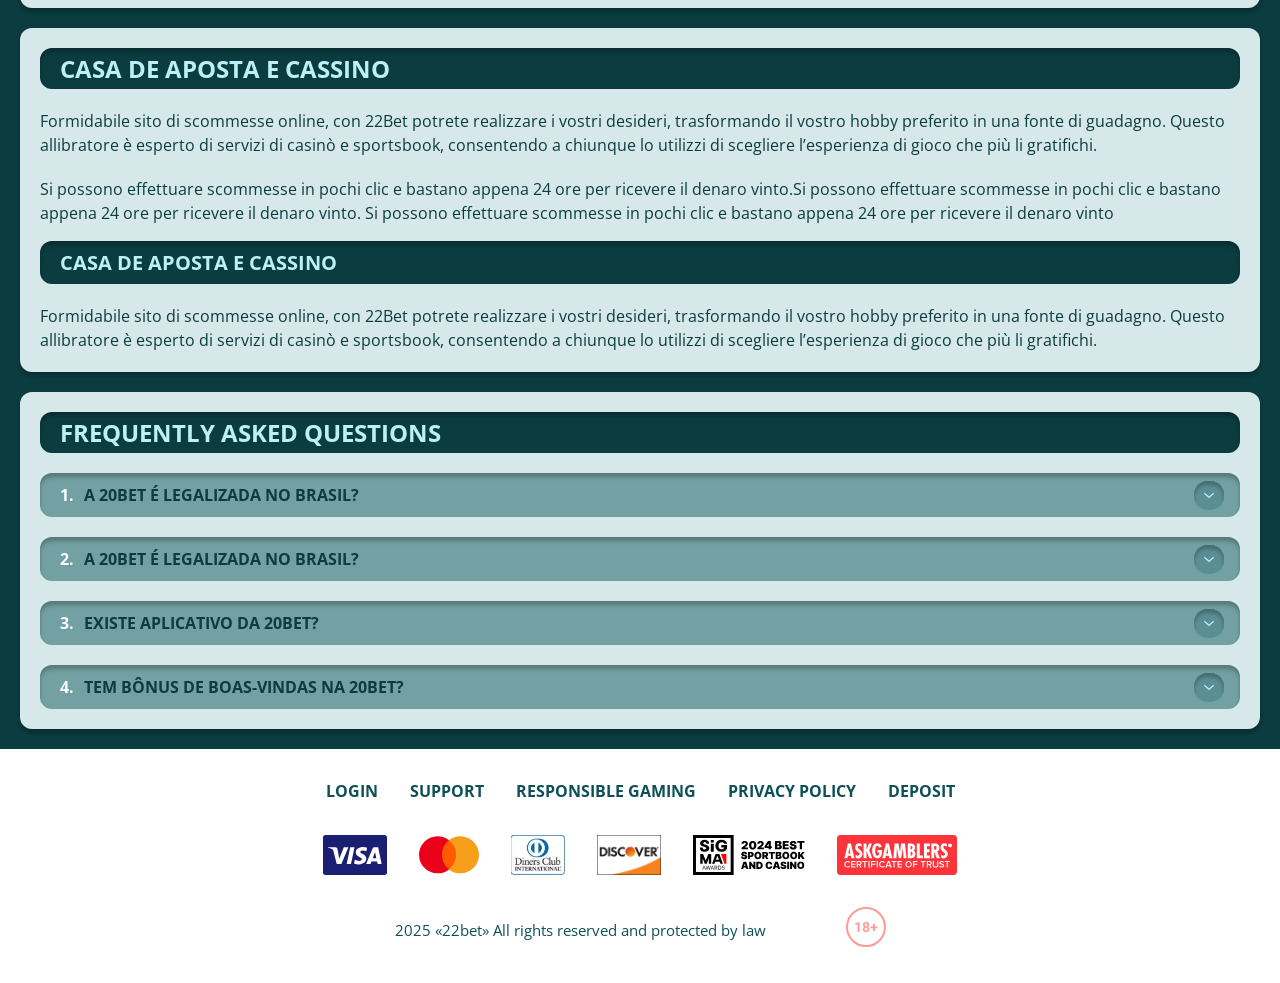
<file: promoCode.html>
<!DOCTYPE html>
<html lang="rs">
  <head>
    <meta charset="UTF-8" />
   
    <meta name="viewport" content="width=device-width, initial-scale=1.0" />
    <title>22Bet </title>
    <meta name="description" content />
    <meta property="og:site_name" content />
    <meta property="og:title" content />
    <meta property="og:type" content="website" />
    <meta property="og:url" content />
    <meta property="og:image" content />
    <meta property="og:image:alt" content />
    <meta property="og:locale" content="rs" />
    <meta property="og:description" content />
    <link rel="preconnect" href="https://fonts.googleapis.com" />
    <link rel="preconnect" href="https://fonts.gstatic.com" crossorigin="anonymous" />
   <link href="https://fonts.googleapis.com/css2?family=Open+Sans:ital,wght@0,300..800;1,300..800&display=swap" rel="stylesheet">
<link href="https://fonts.googleapis.com/css?family=Roboto+Condensed&display=swap" rel="stylesheet">

   <link rel="stylesheet" href="./css/reset.css" />
    <link rel="stylesheet" href="./css/main.css" />
    <link rel="stylesheet" href="./css/media.css"/>
    <link rel="icon" href="./images/Group.png" type="image/x-icon"/>
    <script
    src="https://code.jquery.com/jquery-3.6.1.min.js"
    integrity="sha256-o88AwQnZB+VDvE9tvIXrMQaPlFFSUTR+nldQm1LuPXQ="
    crossorigin="anonymous"
  ></script>
  </head>
  <body>
    <header class="header">
      <section class="content header__content">
        <a href="./index.html" class="logo header__logo"
          ><img src="./images/logo.svg" alt="logo" title
        /></a>
        <button class="header__btn-menu" >
          <svg width="16px" height="16px" viewBox="0 0 16 16" xmlns="http://www.w3.org/2000/svg">
              <rect y="0" width="16" height="3" rx="1.5"></rect>
              <rect y="6.5" width="16" height="3" rx="1.5"></rect>
              <rect y="13" width="16" height="3" rx="1.5"></rect>
            </svg>
        </button>

          <nav class="menu header__menu">
            <ul class="header__menu-list">
                
              <li class="">
              <div class="header__menu-wrapper">
                <div class="js-button-expander js-button-expander--menu" >
                <a href="./bonus.html" >
                <span>Bonuses</span>
              </a>
              </div>
              <div class="header__menu-wrap js-expand-content js-expand-content--menu">
                <ul >
                  <li>
                    <a href="./freeSpins.html">
                    <span>Free Spins</span>
                  </a></li>
                  <li><a href="./promoCode.html">
                    <span>Promo Code</span>
                  </a>
                </li>
                  <li><a href="./welcomeBonus.html">
                    <span>Welcome Bonus</span>
                  </a>
                </li>
                <li><a href="./vip.html">
                    <span>VIP</span>
                  </a>
                </li>
                </ul>
              </div>
              </div>
               <a href="./bonus.html" class="header__menu-item">
                <span>Bonuses</span>
              </a>
            </li>
              <li>
                <a href="./app.html">
                 App
                </a>
              </li>
              
              <li class="">
              <div class="header__menu-wrapper">
                <div class="js-button-expander js-button-expander--menu" >
                <a href="./casino.html" >
                <span> Casino</span>
              </a>
              </div>
              <div class="header__menu-wrap js-expand-content js-expand-content--menu">
                <ul >
                  <li>
                    <a href="./slots.html">
                    <span>Slots</span>
                  </a></li>
                 
                </ul>
              </div>
              </div>
               <a href="./casino.html" class="header__menu-item">
                <span>Casino</span>
              </a>
            </li>
               <li>
                <a href="./live.html">
               Live
                </a>
              </li>
              <li>
                    <a href="./freeSpins.html">
                    <span>Free Spins</span>
                  </a></li>
                  <li><a href="./promoCode.html">
                    <span>Promo Code</span>
                  </a>
                </li>
                  <li><a href="./welcomeBonus.html">
                    <span>Welcome Bonus</span>
                  </a>
                </li>
                <li><a href="./vip.html">
                    <span>VIP</span>
                  </a>
                </li>
             <li>
                    <a href="./slots.html">
                    <span>Slots</span>
                  </a></li>
             
             
            </ul>
            <div class="header__button header__button-menu " >
              <a href="#" class="button  button__login-menu">log in</a>
              <a href="#" class="button button__menu">registration</a>
            </div>
           
          </nav>
            <a href="#" class="button button__login">log in</a>
            <a href="#" class="button button__singup">registration</a>
            <div id="clock" class="header__time">00:00</div>
            <a href="#" class="header__flag">
                <span><img src="./images/flag.png" alt="flag" title /></span>
                <span>rs</span>
              </a>
      </section>
    </header>
     <main class="main home main-page">
        <section class=" hero hero__page">
           
            <div class="background background-page">
              <img src="./images/layout-images/bg-promoCode.webp" alt="hero" title />
              
            </div>
            <div class="hero__wrapper hero__wrapper-page">
              <div class="hero__data hero__data-bonus">
                <ul
                class="breadcrumbs "
                
              >
                <li
                  
                >
                  <a href="/" >
                    <span >Home</span></a
                  >
                 
                </li>
                <li
                  
                >
                  <a href="#" > <span >Promo Code</span></a>
                 
                </li>
              </ul>
                <h1 class="title general hero__title">
                  Online Casino Website
                </h1>
                 <p class="hero__text">The first thing that catches players' attention is the incredible simplicity of this casino.</p>
               
                <a href="#" class="button  hero__button ">Get a Bonus</a>
               
              </div>
             
            </div>
          </section>
      <section class="main__wrap main__wrap-page">
       
       <section class="content__wrapper content__wrapper-page">

         
        
       
          <section class="content article">
            <p>
             Lorem ipsum dolor sit <a href="#">22Bet</a> consectetur adipiscing elit. Quisque faucibus ex sapien vitae pellentesque sem placerat. In id cursus mi pretium tellus duis convallis. Tempus leo eu aenean sed diam urna tempor. Pulvinar vivamus fringilla lacus nec metus bibendum egestas. Iaculis massa nisl malesuada lacinia integer nunc posuere. Ut hendrerit semper vel class aptent taciti sociosqu.
            </p>
            <p>
             Ad litora torquent per conubia nostra inceptos himenaeos.
            </p>
          </section>
         
             
            <section class="content banner banner-main">
            <div class="background banner__background">
              
              <img src="./images/layout-images/banner-promoCode.webp" alt="banner" title />
              
            </div>
            <div class="banner__info">
              
              <h2 class="title high banner__title-main">
                  
               first Deposit Bonus
              </h2>
            <p class="banner__subtitle">50% up to A$700 + 35 Free spins</p>
              <a href="#" class="button banner__button">Get a Bonus</a>
            </div>
          </section>
        
         <section class="content menu-review__content">
              

            
                <div class="menu__review-desk menu__review-content">Navigation</div>
                <ul class="menu__review menu__review-list">
                  <li><a href="#">Lorem ipsum dolor sit</a></li>
                    <li><a href="#">Amet consectetur adipiscing</a></li>
                      <li><a href="#">Quisque faucibus ex sapien vitae</a></li>
                        <li><a href="#">Ut hendrerit sempero</a></li>
                          <li><a href="#">Pulvinar vivamus fringilla</a></li>
                           <li><a href="#">Ad litora torquent per conubia</a></li>
                         
                          
                </ul>
             
          
          </section>
          
        
          <section class="content article">
            <h2 class="title high article__title">Casa de Aposta e Cassino</h2>
             
            <p>
             Formidabile sito di scommesse online, con 22Bet potrete realizzare i vostri desideri, trasformando il vostro hobby preferito in una fonte di guadagno. Questo allibratore è esperto di servizi di casinò e sportsbook, consentendo a chiunque lo utilizzi di scegliere l’esperienza di gioco che più li gratifichi.
            </p>
            <p>
             Si possono effettuare scommesse in pochi clic e bastano appena 24 ore per ricevere il denaro vinto.Si possono effettuare scommesse in pochi clic e bastano appena 24 ore per ricevere il denaro vinto. Si possono effettuare scommesse in pochi clic e bastano appena 24 ore per ricevere il denaro vinto.
            </p>
           <ol>
              <li>Si possono effettuare scommesse in pochi clic e bastano appena 24 ore per ricevere il denaro vinto.</li>
              <li>Si possono effettuare scommesse in pochi clic e bastano appena 24 ore per ricevere il denaro vinto.</li>
              <li>Si possono effettuare scommesse in pochi clic e bastano appena 24 ore per ricevere il denaro vinto.</li>
            </ol>
            <p>Si possono effettuare scommesse in pochi clic e bastano appena 24 ore per ricevere il denaro vinto. Si possono effettuare scommesse in pochi clic e bastano appena 24 ore per ricevere il denaro vinto. Si possono effettuare scommesse in pochi clic e bastano appena 24 ore per ricevere il denaro vinto.</p>
          </section>
         
         
           <section class="content article">
            <h2 class="title high article__title">Casa de Aposta e Cassino</h2>
            <p>Formidabile sito di scommesse online, con 22Bet potrete realizzare i vostri desideri, trasformando il vostro hobby preferito in una fonte di guadagno. Questo allibratore è esperto di servizi di casinò e sportsbook, consentendo a chiunque lo utilizzi di scegliere l’esperienza di gioco che più li gratifichi.</p>
            <p>Si possono effettuare scommesse in pochi clic e bastano appena 24 ore per ricevere il denaro vinto.Si possono effettuare scommesse in pochi clic e bastano appena 24 ore per ricevere il denaro vinto. Si possono effettuare scommesse in pochi clic e bastano appena 24 ore per ricevere il denaro vinto</p>
            <h3>Casa de Aposta e Cassino</h3>
            <p>Formidabile sito di scommesse online, con 22Bet potrete realizzare i vostri desideri, trasformando il vostro hobby preferito in una fonte di guadagno. Questo allibratore è esperto di servizi di casinò e sportsbook, consentendo a chiunque lo utilizzi di scegliere l’esperienza di gioco che più li gratifichi.</p>
           </section>

          <section class="content faq">
            <h2 class="title high faq__title">Frequently Asked Questions</h2>
            <ul class="faq__list " >
              <li class="faq__item"  >
                <h3 class="title medium faq__subtitle js-button-expander js-button-expander--faq"  >A 20Bet é legalizada no Brasil?
                 </h3>
                <div  class="faq__answer js-expand-content js-expand-content--faq" >
                  <p  >
                    Sim, a casa de apostas tem licença emitida por Curaçao, que é reconhecida no Brasil e a permite atuar por aqui.
                  </p>
                </div>
              </li>
              <li class="faq__item"  >
                <h3 class="title medium faq__subtitle js-button-expander js-button-expander--faq"  >A 20Bet é legalizada no Brasil?</h3>
                <div class="faq__answer js-expand-content js-expand-content--faq" >
                  <p  >
                    Sim, a casa de apostas tem licença emitida por Curaçao, que é reconhecida no Brasil e a permite atuar por aqui.
                  </p>
                </div>
              </li> 
              <li class="faq__item"  >
                <h3 class="title medium faq__subtitle js-button-expander js-button-expander--faq"  >Existe aplicativo da 20Bet?</h3>
                <div class="faq__answer js-expand-content js-expand-content--faq" >
                  <p  >
                   Sim, disponível para sistemas operacionais iOS e Android.
                  </p>
                </div>
              </li> 
              <li class="faq__item"  >
                <h3 class="title medium faq__subtitle js-button-expander js-button-expander--faq"  >Tem bônus de boas-vindas na 20Bet?</h3>
                <div class="faq__answer js-expand-content js-expand-content--faq" >
                  <p  >
                   O pacote especial para novos usuários da 20Bet paga 100% sobre o primeiro depósito, com limite de 600 BRL.
                  </p>
                </div>
              </li> 
             
            </ul>
          </section>
          
        </section> 
      
        <div class=""  onclick="scrollToTop()">
          <button class="main__arrow" id="scrollToTopBtn"></button>
        </div> 
        
      </section>
    </main> 
   <footer class=" footer ">
      <section class="content footer__content">
        <ul class="footer__menu">
         <li><a href="./login.html">Login</a></li>
         <li><a href="./support.html">Support</a></li>
         <li><a href="./responsible.html">Responsible Gaming</a></li>
         <li><a href="./policy.html">Privacy Policy</a></li>
         <li><a href="./deposit.html">Deposit</a></li>
        </ul>
       
          <ul class="footer__cards-list">
           
            <li>
              <a href="#"
                ><img src="./images/visa.svg" alt="cardvisa" title
              /></a>
            </li>
            <li>
              <a href="#"
                ><img
                  src="./images/mastercard.svg"
                  alt="mastercard"
                  title
              /></a>
            </li>
            <li>
                <a href="#"
                  ><img src="./images/diners.svg" alt="diners" title
                /></a>
              </li>
              <li>
                <a href="#"
                  ><img src="./images/discover.svg" alt="discover" title
                /></a>
              </li>
              <li>
                <a href="#"
                  ><img src="./images/sigma.svg" alt="sigma" title
                /></a>
              </li>
              <li>
                <a href="#"
                  ><img src="./images/ask.svg" alt="ask" title
                /></a>
              </li>
            
          </ul>
       
        <div class="footer__wrapp">
          <div class="footer__text">
           
            <p>2025 «22bet» All rights reserved and protected by law

</p>
           
          </div>
          <div class="footer__age">
            <img src="./images/age.svg" alt="age" title />
          </div>
        </div>
      
      </section>
    </footer>
    <script src="./js/arrowUp.js" defer></script>
    <script src="./js/sidebar.js" defer></script>
    <script src="./js/expander.js" defer></script>
    <script src="./js/mobile-menu.js" defer></script>
    <script src="./js/clock.js" defer></script>
  </body>
</html>
</file>
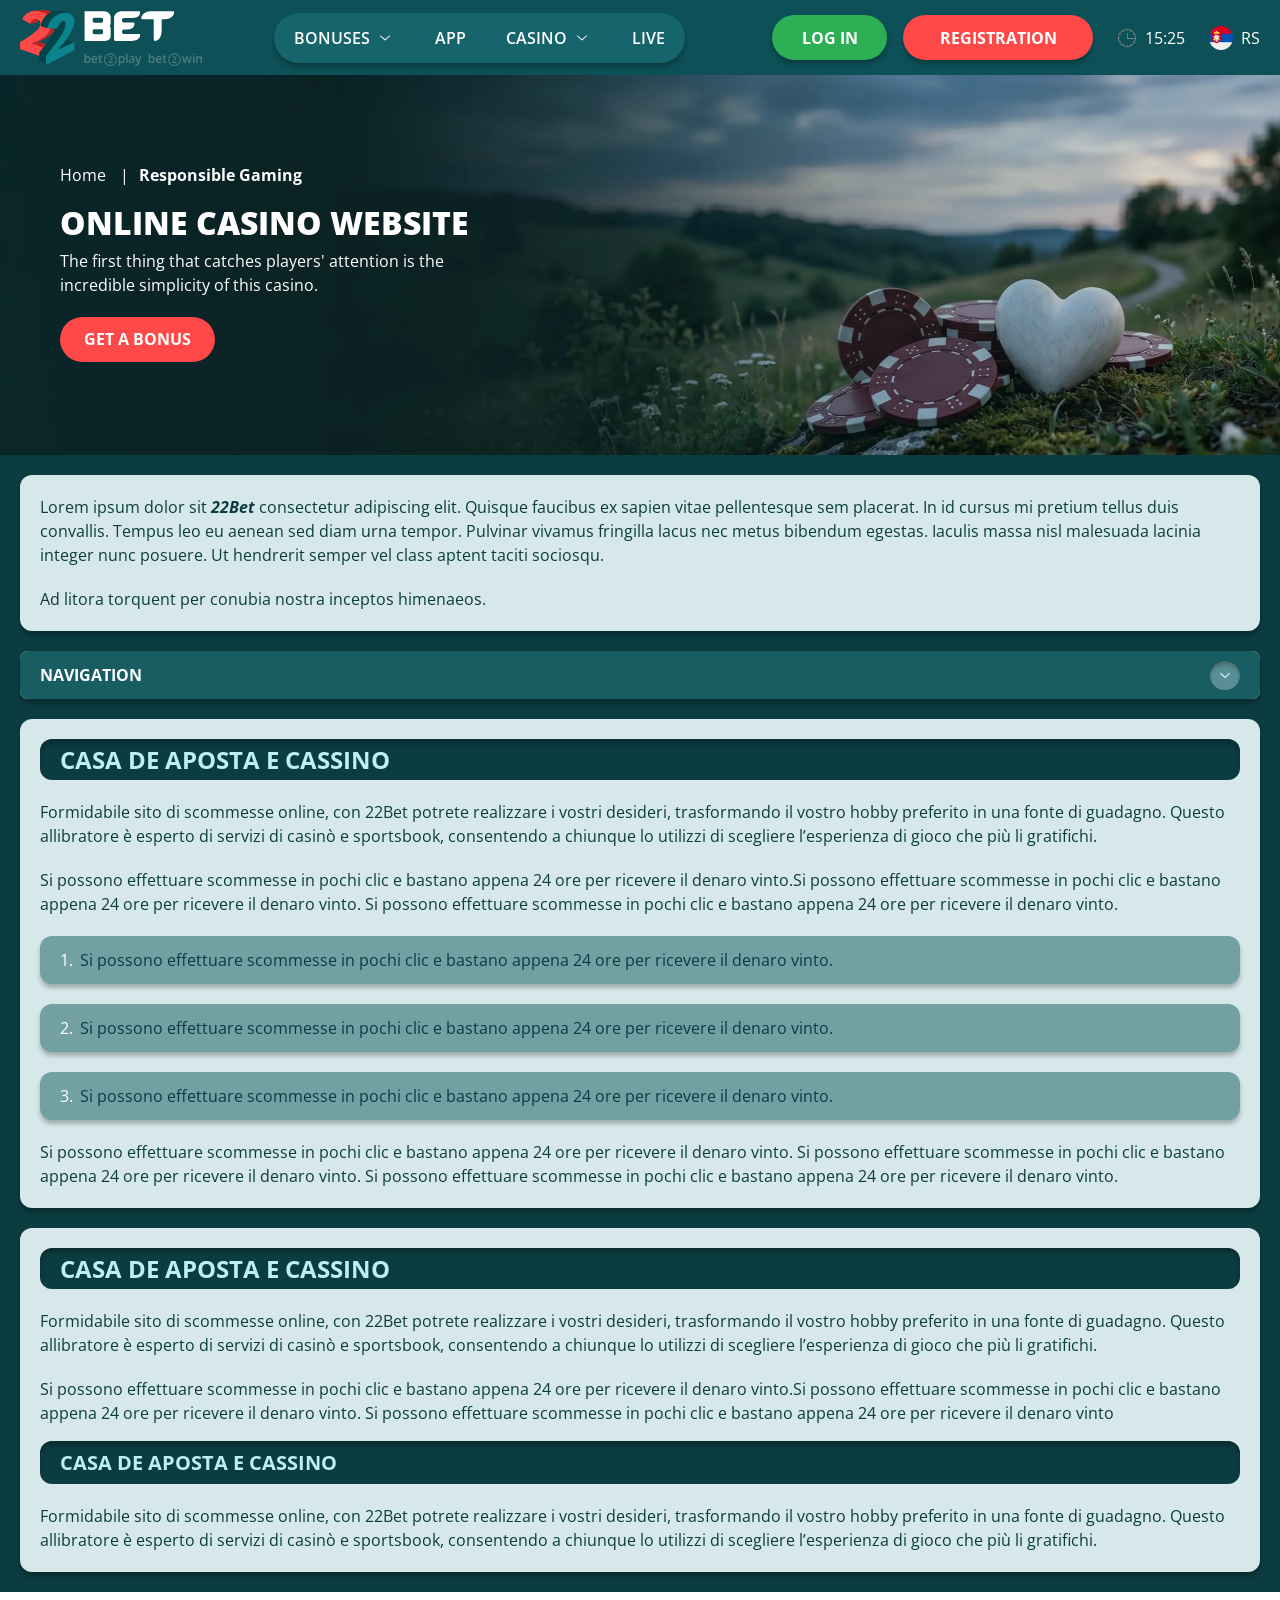
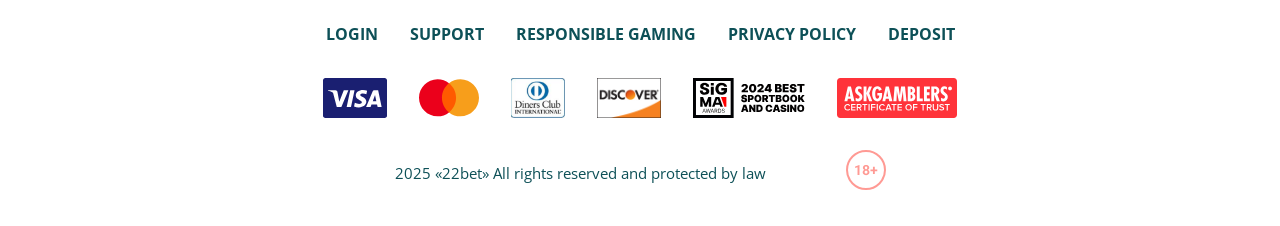
<file: responsible.html>
<!DOCTYPE html>
<html lang="rs">
  <head>
    <meta charset="UTF-8" />
   
    <meta name="viewport" content="width=device-width, initial-scale=1.0" />
    <title>22Bet </title>
    <meta name="description" content />
    <meta property="og:site_name" content />
    <meta property="og:title" content />
    <meta property="og:type" content="website" />
    <meta property="og:url" content />
    <meta property="og:image" content />
    <meta property="og:image:alt" content />
    <meta property="og:locale" content="rs" />
    <meta property="og:description" content />
    <link rel="preconnect" href="https://fonts.googleapis.com" />
    <link rel="preconnect" href="https://fonts.gstatic.com" crossorigin="anonymous" />
   <link href="https://fonts.googleapis.com/css2?family=Open+Sans:ital,wght@0,300..800;1,300..800&display=swap" rel="stylesheet">
<link href="https://fonts.googleapis.com/css?family=Roboto+Condensed&display=swap" rel="stylesheet">

   <link rel="stylesheet" href="./css/reset.css" />
    <link rel="stylesheet" href="./css/main.css" />
    <link rel="stylesheet" href="./css/media.css"/>
    <link rel="icon" href="./images/Group.png" type="image/x-icon"/>
    <script
    src="https://code.jquery.com/jquery-3.6.1.min.js"
    integrity="sha256-o88AwQnZB+VDvE9tvIXrMQaPlFFSUTR+nldQm1LuPXQ="
    crossorigin="anonymous"
  ></script>
  </head>
  <body>
    <header class="header">
      <section class="content header__content">
        <a href="./index.html" class="logo header__logo"
          ><img src="./images/logo.svg" alt="logo" title
        /></a>
        <button class="header__btn-menu" >
          <svg width="16px" height="16px" viewBox="0 0 16 16" xmlns="http://www.w3.org/2000/svg">
              <rect y="0" width="16" height="3" rx="1.5"></rect>
              <rect y="6.5" width="16" height="3" rx="1.5"></rect>
              <rect y="13" width="16" height="3" rx="1.5"></rect>
            </svg>
        </button>

          <nav class="menu header__menu">
            <ul class="header__menu-list">
                
              <li class="">
              <div class="header__menu-wrapper">
                <div class="js-button-expander js-button-expander--menu" >
                <a href="./bonus.html" >
                <span>Bonuses</span>
              </a>
              </div>
              <div class="header__menu-wrap js-expand-content js-expand-content--menu">
                <ul >
                  <li>
                    <a href="./freeSpins.html">
                    <span>Free Spins</span>
                  </a></li>
                  <li><a href="./promoCode.html">
                    <span>Promo Code</span>
                  </a>
                </li>
                  <li><a href="./welcomeBonus.html">
                    <span>Welcome Bonus</span>
                  </a>
                </li>
                <li><a href="./vip.html">
                    <span>VIP</span>
                  </a>
                </li>
                </ul>
              </div>
              </div>
               <a href="./bonus.html" class="header__menu-item">
                <span>Bonuses</span>
              </a>
            </li>
              <li>
                <a href="./app.html">
                 App
                </a>
              </li>
              
              <li class="">
              <div class="header__menu-wrapper">
                <div class="js-button-expander js-button-expander--menu" >
                <a href="./casino.html" >
                <span> Casino</span>
              </a>
              </div>
              <div class="header__menu-wrap js-expand-content js-expand-content--menu">
                <ul >
                  <li>
                    <a href="./slots.html">
                    <span>Slots</span>
                  </a></li>
                 
                </ul>
              </div>
              </div>
               <a href="./casino.html" class="header__menu-item">
                <span>Casino</span>
              </a>
            </li>
               <li>
                <a href="./live.html">
               Live
                </a>
              </li>
              <li>
                    <a href="./freeSpins.html">
                    <span>Free Spins</span>
                  </a></li>
                  <li><a href="./promoCode.html">
                    <span>Promo Code</span>
                  </a>
                </li>
                  <li><a href="./welcomeBonus.html">
                    <span>Welcome Bonus</span>
                  </a>
                </li>
                <li><a href="./vip.html">
                    <span>VIP</span>
                  </a>
                </li>
             <li>
                    <a href="./slots.html">
                    <span>Slots</span>
                  </a></li>
             
             
            </ul>
            <div class="header__button header__button-menu " >
              <a href="#" class="button  button__login-menu">log in</a>
              <a href="#" class="button button__menu">registration</a>
            </div>
           
          </nav>
            <a href="#" class="button button__login">log in</a>
            <a href="#" class="button button__singup">registration</a>
            <div id="clock" class="header__time">00:00</div>
            <a href="#" class="header__flag">
                <span><img src="./images/flag.png" alt="flag" title /></span>
                <span>rs</span>
              </a>
      </section>
    </header>
     <main class="main home main-page">
        <section class=" hero hero__page">
           
            <div class="background background-page">
              <img src="./images/layout-images/bg-responsible.webp" alt="hero" title />
              
            </div>
            <div class="hero__wrapper hero__wrapper-page">
              <div class="hero__data hero__data-bonus">
                <ul
                class="breadcrumbs "
                
              >
                <li
                  
                >
                  <a href="/" >
                    <span >Home</span></a
                  >
                 
                </li>
                <li
                  
                >
                  <a href="#" > <span >Responsible Gaming</span></a>
                 
                </li>
              </ul>
                <h1 class="title general hero__title">
                  Online Casino Website
                </h1>
                 <p class="hero__text">The first thing that catches players' attention is the incredible simplicity of this casino.</p>
               
                <a href="#" class="button  hero__button ">Get a Bonus</a>
               
              </div>
             
            </div>
          </section>
      <section class="main__wrap main__wrap-page">
       
       <section class="content__wrapper content__wrapper-page">

         
        
       
          <section class="content article">
            <p>
             Lorem ipsum dolor sit <a href="#">22Bet</a> consectetur adipiscing elit. Quisque faucibus ex sapien vitae pellentesque sem placerat. In id cursus mi pretium tellus duis convallis. Tempus leo eu aenean sed diam urna tempor. Pulvinar vivamus fringilla lacus nec metus bibendum egestas. Iaculis massa nisl malesuada lacinia integer nunc posuere. Ut hendrerit semper vel class aptent taciti sociosqu.
            </p>
            <p>
             Ad litora torquent per conubia nostra inceptos himenaeos.
            </p>
          </section>
        
         <section class="content menu-review__content">
              

            
                <div class="menu__review-desk menu__review-content">Navigation</div>
                <ul class="menu__review menu__review-list">
                  <li><a href="#">Lorem ipsum dolor sit</a></li>
                    <li><a href="#">Amet consectetur adipiscing</a></li>
                      <li><a href="#">Quisque faucibus ex sapien vitae</a></li>
                        <li><a href="#">Ut hendrerit sempero</a></li>
                          <li><a href="#">Pulvinar vivamus fringilla</a></li>
                           <li><a href="#">Ad litora torquent per conubia</a></li>
                         
                          
                </ul>
             
          
          </section>
          
          
        
          <section class="content article">
            <h2 class="title high article__title">Casa de Aposta e Cassino</h2>
             
            <p>
             Formidabile sito di scommesse online, con 22Bet potrete realizzare i vostri desideri, trasformando il vostro hobby preferito in una fonte di guadagno. Questo allibratore è esperto di servizi di casinò e sportsbook, consentendo a chiunque lo utilizzi di scegliere l’esperienza di gioco che più li gratifichi.
            </p>
            <p>
             Si possono effettuare scommesse in pochi clic e bastano appena 24 ore per ricevere il denaro vinto.Si possono effettuare scommesse in pochi clic e bastano appena 24 ore per ricevere il denaro vinto. Si possono effettuare scommesse in pochi clic e bastano appena 24 ore per ricevere il denaro vinto.
            </p>
           <ol>
              <li>Si possono effettuare scommesse in pochi clic e bastano appena 24 ore per ricevere il denaro vinto.</li>
              <li>Si possono effettuare scommesse in pochi clic e bastano appena 24 ore per ricevere il denaro vinto.</li>
              <li>Si possono effettuare scommesse in pochi clic e bastano appena 24 ore per ricevere il denaro vinto.</li>
            </ol>
            <p>Si possono effettuare scommesse in pochi clic e bastano appena 24 ore per ricevere il denaro vinto. Si possono effettuare scommesse in pochi clic e bastano appena 24 ore per ricevere il denaro vinto. Si possono effettuare scommesse in pochi clic e bastano appena 24 ore per ricevere il denaro vinto.</p>
          </section>
         
         
           <section class="content article">
            <h2 class="title high article__title">Casa de Aposta e Cassino</h2>
            <p>Formidabile sito di scommesse online, con 22Bet potrete realizzare i vostri desideri, trasformando il vostro hobby preferito in una fonte di guadagno. Questo allibratore è esperto di servizi di casinò e sportsbook, consentendo a chiunque lo utilizzi di scegliere l’esperienza di gioco che più li gratifichi.</p>
            <p>Si possono effettuare scommesse in pochi clic e bastano appena 24 ore per ricevere il denaro vinto.Si possono effettuare scommesse in pochi clic e bastano appena 24 ore per ricevere il denaro vinto. Si possono effettuare scommesse in pochi clic e bastano appena 24 ore per ricevere il denaro vinto</p>
            <h3>Casa de Aposta e Cassino</h3>
            <p>Formidabile sito di scommesse online, con 22Bet potrete realizzare i vostri desideri, trasformando il vostro hobby preferito in una fonte di guadagno. Questo allibratore è esperto di servizi di casinò e sportsbook, consentendo a chiunque lo utilizzi di scegliere l’esperienza di gioco che più li gratifichi.</p>
           </section>

        </section> 
      
        <div class=""  onclick="scrollToTop()">
          <button class="main__arrow" id="scrollToTopBtn"></button>
        </div> 
        
      </section>
    </main> 
     <footer class=" footer ">
      <section class="content footer__content">
        <ul class="footer__menu">
         <li><a href="./login.html">Login</a></li>
         <li><a href="./support.html">Support</a></li>
         <li><a href="./responsible.html">Responsible Gaming</a></li>
         <li><a href="./policy.html">Privacy Policy</a></li>
         <li><a href="./deposit.html">Deposit</a></li>
        </ul>
       
          <ul class="footer__cards-list">
           
            <li>
              <a href="#"
                ><img src="./images/visa.svg" alt="cardvisa" title
              /></a>
            </li>
            <li>
              <a href="#"
                ><img
                  src="./images/mastercard.svg"
                  alt="mastercard"
                  title
              /></a>
            </li>
            <li>
                <a href="#"
                  ><img src="./images/diners.svg" alt="diners" title
                /></a>
              </li>
              <li>
                <a href="#"
                  ><img src="./images/discover.svg" alt="discover" title
                /></a>
              </li>
              <li>
                <a href="#"
                  ><img src="./images/sigma.svg" alt="sigma" title
                /></a>
              </li>
              <li>
                <a href="#"
                  ><img src="./images/ask.svg" alt="ask" title
                /></a>
              </li>
            
          </ul>
       
        <div class="footer__wrapp">
          <div class="footer__text">
           
            <p>2025 «22bet» All rights reserved and protected by law

</p>
           
          </div>
          <div class="footer__age">
            <img src="./images/age.svg" alt="age" title />
          </div>
        </div>
      
      </section>
    </footer>
    <script src="./js/arrowUp.js" defer></script>
    <script src="./js/sidebar.js" defer></script>
    <script src="./js/expander.js" defer></script>
    <script src="./js/mobile-menu.js" defer></script>
    <script src="./js/clock.js" defer></script>
  </body>
</html>
</file>
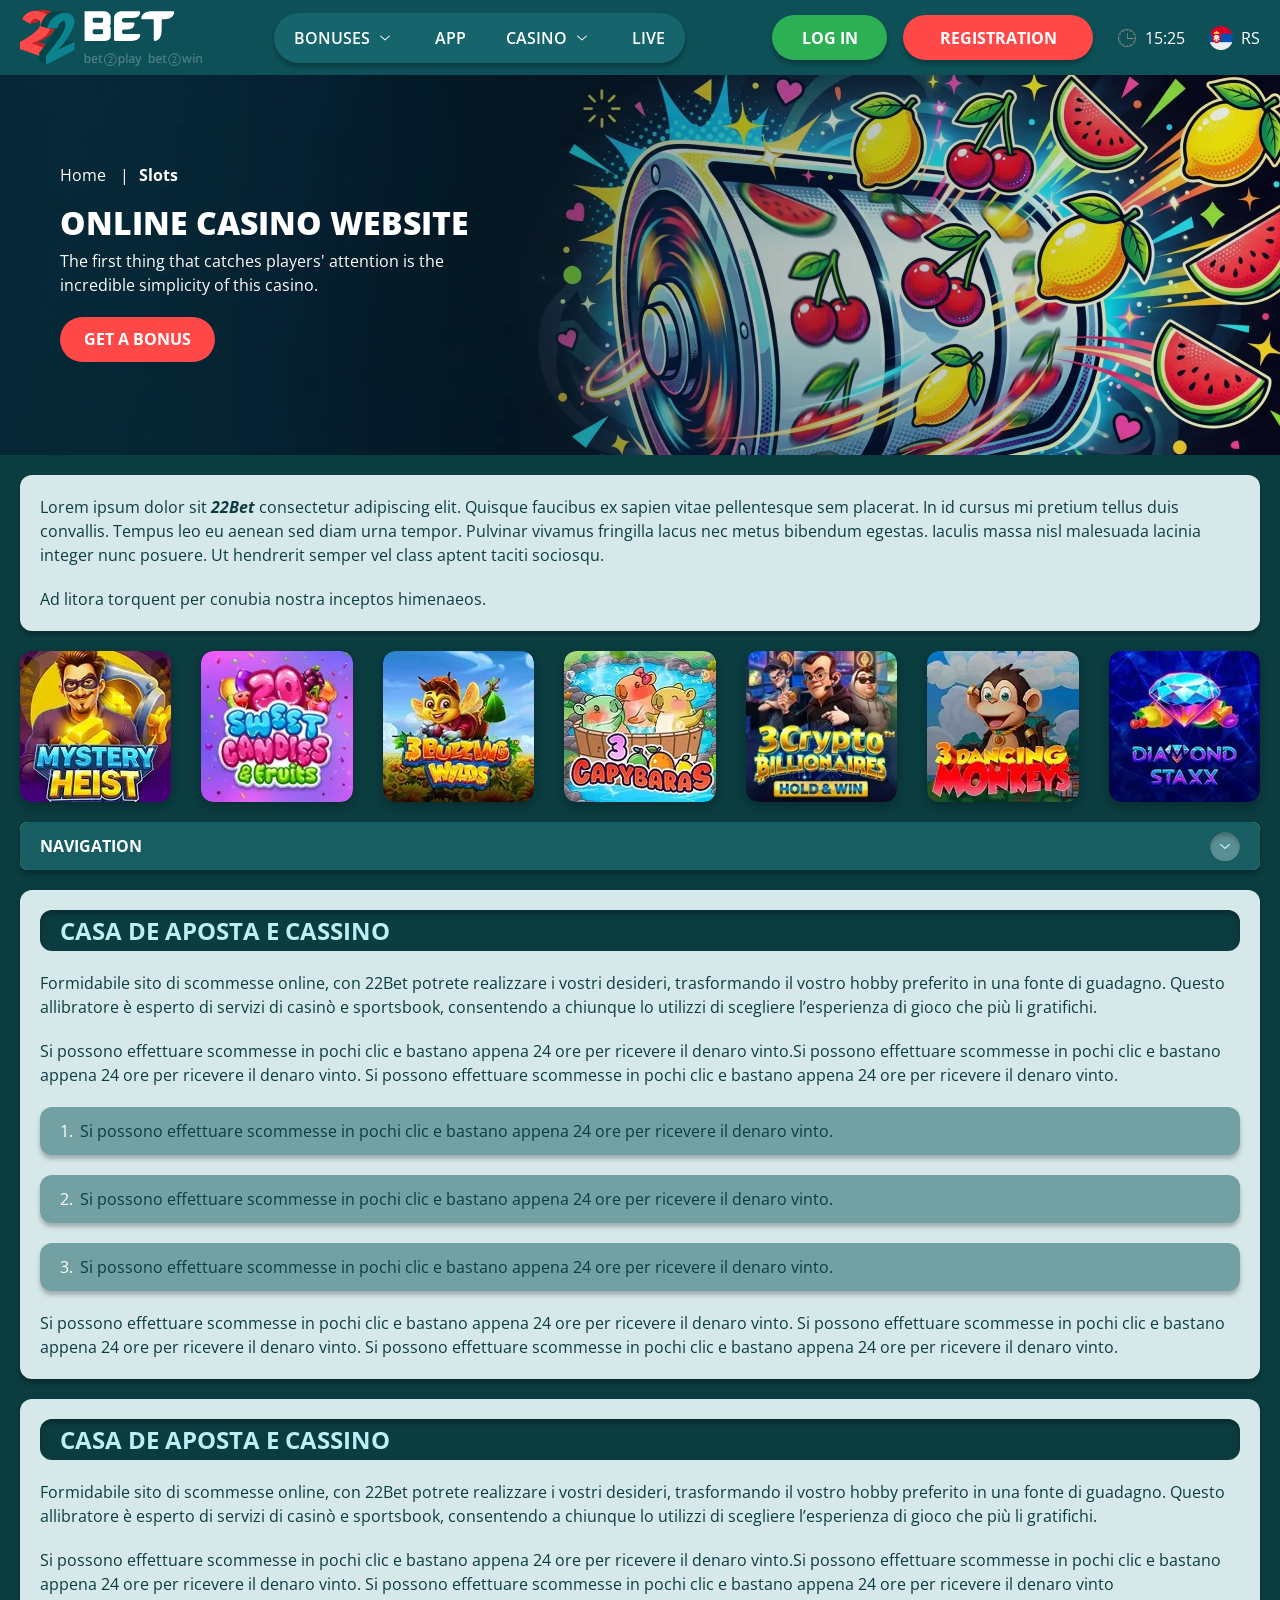
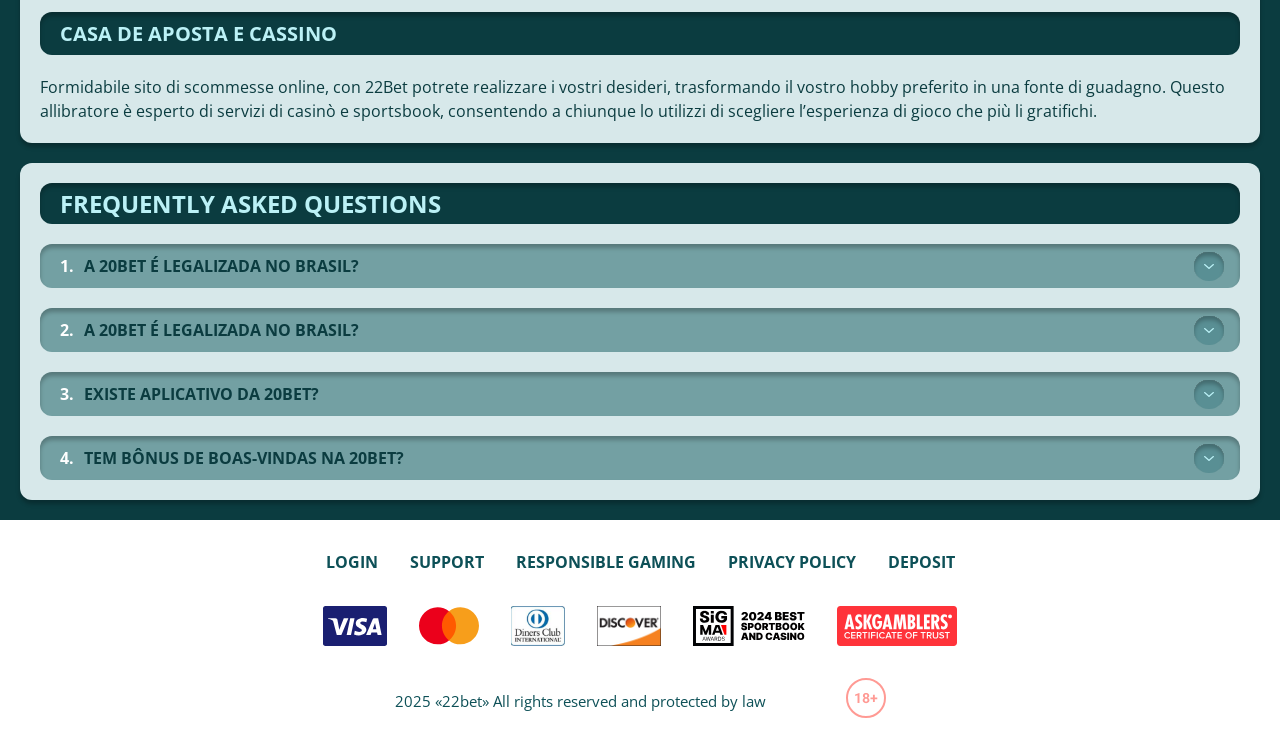
<file: slots.html>
<!DOCTYPE html>
<html lang="rs">
  <head>
    <meta charset="UTF-8" />
   
    <meta name="viewport" content="width=device-width, initial-scale=1.0" />
    <title>22Bet </title>
    <meta name="description" content />
    <meta property="og:site_name" content />
    <meta property="og:title" content />
    <meta property="og:type" content="website" />
    <meta property="og:url" content />
    <meta property="og:image" content />
    <meta property="og:image:alt" content />
    <meta property="og:locale" content="rs" />
    <meta property="og:description" content />
    <link rel="preconnect" href="https://fonts.googleapis.com" />
    <link rel="preconnect" href="https://fonts.gstatic.com" crossorigin="anonymous" />
   <link href="https://fonts.googleapis.com/css2?family=Open+Sans:ital,wght@0,300..800;1,300..800&display=swap" rel="stylesheet">
<link href="https://fonts.googleapis.com/css?family=Roboto+Condensed&display=swap" rel="stylesheet">

   <link rel="stylesheet" href="./css/reset.css" />
    <link rel="stylesheet" href="./css/main.css" />
    <link rel="stylesheet" href="./css/media.css"/>
    <link rel="icon" href="./images/Group.png" type="image/x-icon"/>
    <script
    src="https://code.jquery.com/jquery-3.6.1.min.js"
    integrity="sha256-o88AwQnZB+VDvE9tvIXrMQaPlFFSUTR+nldQm1LuPXQ="
    crossorigin="anonymous"
  ></script>
  </head>
  <body>
    <header class="header">
      <section class="content header__content">
        <a href="./index.html" class="logo header__logo"
          ><img src="./images/logo.svg" alt="logo" title
        /></a>
        <button class="header__btn-menu" >
          <svg width="16px" height="16px" viewBox="0 0 16 16" xmlns="http://www.w3.org/2000/svg">
              <rect y="0" width="16" height="3" rx="1.5"></rect>
              <rect y="6.5" width="16" height="3" rx="1.5"></rect>
              <rect y="13" width="16" height="3" rx="1.5"></rect>
            </svg>
        </button>

          <nav class="menu header__menu">
            <ul class="header__menu-list">
                
              <li class="">
              <div class="header__menu-wrapper">
                <div class="js-button-expander js-button-expander--menu" >
                <a href="./bonus.html" >
                <span>Bonuses</span>
              </a>
              </div>
              <div class="header__menu-wrap js-expand-content js-expand-content--menu">
                <ul >
                  <li>
                    <a href="./freeSpins.html">
                    <span>Free Spins</span>
                  </a></li>
                  <li><a href="./promoCode.html">
                    <span>Promo Code</span>
                  </a>
                </li>
                  <li><a href="./welcomeBonus.html">
                    <span>Welcome Bonus</span>
                  </a>
                </li>
                <li><a href="./vip.html">
                    <span>VIP</span>
                  </a>
                </li>
                </ul>
              </div>
              </div>
               <a href="./bonus.html" class="header__menu-item">
                <span>Bonuses</span>
              </a>
            </li>
              <li>
                <a href="./app.html">
                 App
                </a>
              </li>
              
              <li class="">
              <div class="header__menu-wrapper">
                <div class="js-button-expander js-button-expander--menu" >
                <a href="./casino.html" >
                <span> Casino</span>
              </a>
              </div>
              <div class="header__menu-wrap js-expand-content js-expand-content--menu">
                <ul >
                  <li>
                    <a href="./slots.html">
                    <span>Slots</span>
                  </a></li>
                 
                </ul>
              </div>
              </div>
               <a href="./casino.html" class="header__menu-item">
                <span>Casino</span>
              </a>
            </li>
               <li>
                <a href="./live.html">
               Live
                </a>
              </li>
              <li>
                    <a href="./freeSpins.html">
                    <span>Free Spins</span>
                  </a></li>
                  <li><a href="./promoCode.html">
                    <span>Promo Code</span>
                  </a>
                </li>
                  <li><a href="./welcomeBonus.html">
                    <span>Welcome Bonus</span>
                  </a>
                </li>
                <li><a href="./vip.html">
                    <span>VIP</span>
                  </a>
                </li>
             <li>
                    <a href="./slots.html">
                    <span>Slots</span>
                  </a></li>
             
             
            </ul>
            <div class="header__button header__button-menu " >
              <a href="#" class="button  button__login-menu">log in</a>
              <a href="#" class="button button__menu">registration</a>
            </div>
           
          </nav>
            <a href="#" class="button button__login">log in</a>
            <a href="#" class="button button__singup">registration</a>
            <div id="clock" class="header__time">00:00</div>
            <a href="#" class="header__flag">
                <span><img src="./images/flag.png" alt="flag" title /></span>
                <span>rs</span>
              </a>
      </section>
    </header>
     <main class="main home main-page">
        <section class=" hero hero__page">
           
            <div class="background background-page">
              <img src="./images/slots/bg-slots.webp" alt="hero" title />
              
            </div>
            <div class="hero__wrapper hero__wrapper-page">
              <div class="hero__data hero__data-bonus">
                <ul
                class="breadcrumbs "
                
              >
                <li
                  
                >
                  <a href="/" >
                    <span >Home</span></a
                  >
                 
                </li>
                <li
                  
                >
                  <a href="#" > <span >Slots</span></a>
                 
                </li>
              </ul>
                <h1 class="title general hero__title">
                  Online Casino Website
                </h1>
                 <p class="hero__text">The first thing that catches players' attention is the incredible simplicity of this casino.</p>
               
                <a href="#" class="button  hero__button ">Get a Bonus</a>
               
              </div>
             
            </div>
          </section>
      <section class="main__wrap main__wrap-page">
       
       <section class="content__wrapper content__wrapper-page">

         
        
       
          <section class="content article">
            <p>
             Lorem ipsum dolor sit <a href="#">22Bet</a> consectetur adipiscing elit. Quisque faucibus ex sapien vitae pellentesque sem placerat. In id cursus mi pretium tellus duis convallis. Tempus leo eu aenean sed diam urna tempor. Pulvinar vivamus fringilla lacus nec metus bibendum egestas. Iaculis massa nisl malesuada lacinia integer nunc posuere. Ut hendrerit semper vel class aptent taciti sociosqu.
            </p>
            <p>
             Ad litora torquent per conubia nostra inceptos himenaeos.
            </p>
          </section>
               <section class="content casino">
           
              <ul class="casino__list ">
                <li class="casino__item">
                   <a href="#">
                     <div class="casino__wrapper">
                      <img class="casino__img" src="./images/slots/card-slots1.webp" alt="" title>
                    <div class="casino__hover casino__hover-live">
                        
                        <div class="casino-box">
                            
                        <span href="#" class="button  casino__buttons"><img src="./images/card-button.svg" alt="" title></span>
                        </div>
                    </div>
                    </div>
                    
                   </a>
                </li>
                <li class="casino__item">
                   <a href="#">
                     <div class="casino__wrapper">
                      <img class="casino__img" src="./images/slots/card-slots2.webp" alt="" title>
                    <div class="casino__hover casino__hover-live">
                        
                        <div class="casino-box">
                            
                        <span href="#" class="button  casino__buttons"><img src="./images/card-button.svg" alt="" title></span>
                        </div>
                    </div>
                    </div>
                    
                   </a>
              </li>
              <li class="casino__item">
                 <a href="#">
                     <div class="casino__wrapper">
                      <img class="casino__img" src="./images/slots/card-slots3.webp" alt="" title>
                    <div class="casino__hover casino__hover-live">
                        
                        <div class="casino-box">
                            
                        <span href="#" class="button  casino__buttons"><img src="./images/card-button.svg" alt="" title></span>
                        </div>
                    </div>
                    </div>
                    
                   </a>
            </li>
             <li class="casino__item">
                <a href="#">
                     <div class="casino__wrapper">
                      <img class="casino__img" src="./images/slots/card-slots4.webp" alt="" title>
                    <div class="casino__hover casino__hover-live">
                        
                        <div class="casino-box">
                            
                        <span href="#" class="button  casino__buttons"><img src="./images/card-button.svg" alt="" title></span>
                        </div>
                    </div>
                    </div>
                    
                   </a>
            </li>
             <li class="casino__item">
                <a href="#">
                     <div class="casino__wrapper">
                      <img class="casino__img" src="./images/slots/card-slots5.webp" alt="" title>
                    <div class="casino__hover casino__hover-live">
                        
                        <div class="casino-box">
                            
                        <span href="#" class="button  casino__buttons"><img src="./images/card-button.svg" alt="" title></span>
                        </div>
                    </div>
                    </div>
                    
                   </a>
            </li>
             <li class="casino__item">
                 <a href="#">
                     <div class="casino__wrapper">
                      <img class="casino__img" src="./images/slots/card-slots6.webp" alt="" title>
                    <div class="casino__hover casino__hover-live">
                        
                        <div class="casino-box">
                            
                        <span href="#" class="button  casino__buttons"><img src="./images/card-button.svg" alt="" title></span>
                        </div>
                    </div>
                    </div>
                    
                   </a>
            </li>
             <li class="casino__item">
                <a href="#">
                     <div class="casino__wrapper">
                      <img class="casino__img" src="./images/slots/card-slots7.webp" alt="" title>
                    <div class="casino__hover casino__hover-live">
                        
                        <div class="casino-box">
                            
                        <span href="#" class="button  casino__buttons"><img src="./images/card-button.svg" alt="" title></span>
                        </div>
                    </div>
                    </div>
                    
                   </a>
            </li>
             
           
    
      

              </ul>
         </section>
             
        
        
         <section class="content menu-review__content">
              

            
                <div class="menu__review-desk menu__review-content">Navigation</div>
                <ul class="menu__review menu__review-list">
                  <li><a href="#">Lorem ipsum dolor sit</a></li>
                    <li><a href="#">Amet consectetur adipiscing</a></li>
                      <li><a href="#">Quisque faucibus ex sapien vitae</a></li>
                        <li><a href="#">Ut hendrerit sempero</a></li>
                          <li><a href="#">Pulvinar vivamus fringilla</a></li>
                           <li><a href="#">Ad litora torquent per conubia</a></li>
                         
                          
                </ul>
             
          
          </section>
        
          <section class="content article">
            <h2 class="title high article__title">Casa de Aposta e Cassino</h2>
             
            <p>
             Formidabile sito di scommesse online, con 22Bet potrete realizzare i vostri desideri, trasformando il vostro hobby preferito in una fonte di guadagno. Questo allibratore è esperto di servizi di casinò e sportsbook, consentendo a chiunque lo utilizzi di scegliere l’esperienza di gioco che più li gratifichi.
            </p>
            <p>
             Si possono effettuare scommesse in pochi clic e bastano appena 24 ore per ricevere il denaro vinto.Si possono effettuare scommesse in pochi clic e bastano appena 24 ore per ricevere il denaro vinto. Si possono effettuare scommesse in pochi clic e bastano appena 24 ore per ricevere il denaro vinto.
            </p>
           <ol>
              <li>Si possono effettuare scommesse in pochi clic e bastano appena 24 ore per ricevere il denaro vinto.</li>
              <li>Si possono effettuare scommesse in pochi clic e bastano appena 24 ore per ricevere il denaro vinto.</li>
              <li>Si possono effettuare scommesse in pochi clic e bastano appena 24 ore per ricevere il denaro vinto.</li>
            </ol>
            <p>Si possono effettuare scommesse in pochi clic e bastano appena 24 ore per ricevere il denaro vinto. Si possono effettuare scommesse in pochi clic e bastano appena 24 ore per ricevere il denaro vinto. Si possono effettuare scommesse in pochi clic e bastano appena 24 ore per ricevere il denaro vinto.</p>
          </section>
         
         
           <section class="content article">
            <h2 class="title high article__title">Casa de Aposta e Cassino</h2>
            <p>Formidabile sito di scommesse online, con 22Bet potrete realizzare i vostri desideri, trasformando il vostro hobby preferito in una fonte di guadagno. Questo allibratore è esperto di servizi di casinò e sportsbook, consentendo a chiunque lo utilizzi di scegliere l’esperienza di gioco che più li gratifichi.</p>
            <p>Si possono effettuare scommesse in pochi clic e bastano appena 24 ore per ricevere il denaro vinto.Si possono effettuare scommesse in pochi clic e bastano appena 24 ore per ricevere il denaro vinto. Si possono effettuare scommesse in pochi clic e bastano appena 24 ore per ricevere il denaro vinto</p>
            <h3>Casa de Aposta e Cassino</h3>
            <p>Formidabile sito di scommesse online, con 22Bet potrete realizzare i vostri desideri, trasformando il vostro hobby preferito in una fonte di guadagno. Questo allibratore è esperto di servizi di casinò e sportsbook, consentendo a chiunque lo utilizzi di scegliere l’esperienza di gioco che più li gratifichi.</p>
           </section>

          <section class="content faq">
            <h2 class="title high faq__title">Frequently Asked Questions</h2>
            <ul class="faq__list " >
              <li class="faq__item"  >
                <h3 class="title medium faq__subtitle js-button-expander js-button-expander--faq"  >A 20Bet é legalizada no Brasil?
                 </h3>
                <div  class="faq__answer js-expand-content js-expand-content--faq" >
                  <p  >
                    Sim, a casa de apostas tem licença emitida por Curaçao, que é reconhecida no Brasil e a permite atuar por aqui.
                  </p>
                </div>
              </li>
              <li class="faq__item"  >
                <h3 class="title medium faq__subtitle js-button-expander js-button-expander--faq"  >A 20Bet é legalizada no Brasil?</h3>
                <div class="faq__answer js-expand-content js-expand-content--faq" >
                  <p  >
                    Sim, a casa de apostas tem licença emitida por Curaçao, que é reconhecida no Brasil e a permite atuar por aqui.
                  </p>
                </div>
              </li> 
              <li class="faq__item"  >
                <h3 class="title medium faq__subtitle js-button-expander js-button-expander--faq"  >Existe aplicativo da 20Bet?</h3>
                <div class="faq__answer js-expand-content js-expand-content--faq" >
                  <p  >
                   Sim, disponível para sistemas operacionais iOS e Android.
                  </p>
                </div>
              </li> 
              <li class="faq__item"  >
                <h3 class="title medium faq__subtitle js-button-expander js-button-expander--faq"  >Tem bônus de boas-vindas na 20Bet?</h3>
                <div class="faq__answer js-expand-content js-expand-content--faq" >
                  <p  >
                   O pacote especial para novos usuários da 20Bet paga 100% sobre o primeiro depósito, com limite de 600 BRL.
                  </p>
                </div>
              </li> 
             
            </ul>
          </section>
          
        </section> 
      
        <div class=""  onclick="scrollToTop()">
          <button class="main__arrow" id="scrollToTopBtn"></button>
        </div> 
        
      </section>
    </main> 
      <footer class=" footer ">
      <section class="content footer__content">
        <ul class="footer__menu">
         <li><a href="./login.html">Login</a></li>
         <li><a href="./support.html">Support</a></li>
         <li><a href="./responsible.html">Responsible Gaming</a></li>
         <li><a href="./policy.html">Privacy Policy</a></li>
         <li><a href="./deposit.html">Deposit</a></li>
        </ul>
       
          <ul class="footer__cards-list">
           
            <li>
              <a href="#"
                ><img src="./images/visa.svg" alt="cardvisa" title
              /></a>
            </li>
            <li>
              <a href="#"
                ><img
                  src="./images/mastercard.svg"
                  alt="mastercard"
                  title
              /></a>
            </li>
            <li>
                <a href="#"
                  ><img src="./images/diners.svg" alt="diners" title
                /></a>
              </li>
              <li>
                <a href="#"
                  ><img src="./images/discover.svg" alt="discover" title
                /></a>
              </li>
              <li>
                <a href="#"
                  ><img src="./images/sigma.svg" alt="sigma" title
                /></a>
              </li>
              <li>
                <a href="#"
                  ><img src="./images/ask.svg" alt="ask" title
                /></a>
              </li>
            
          </ul>
       
        <div class="footer__wrapp">
          <div class="footer__text">
           
            <p>2025 «22bet» All rights reserved and protected by law

</p>
           
          </div>
          <div class="footer__age">
            <img src="./images/age.svg" alt="age" title />
          </div>
        </div>
      
      </section>
    </footer>
    <script src="./js/arrowUp.js" defer></script>
    <script src="./js/sidebar.js" defer></script>
    <script src="./js/expander.js" defer></script>
    <script src="./js/mobile-menu.js" defer></script>
    <script src="./js/clock.js" defer></script>
  </body>
</html>
</file>
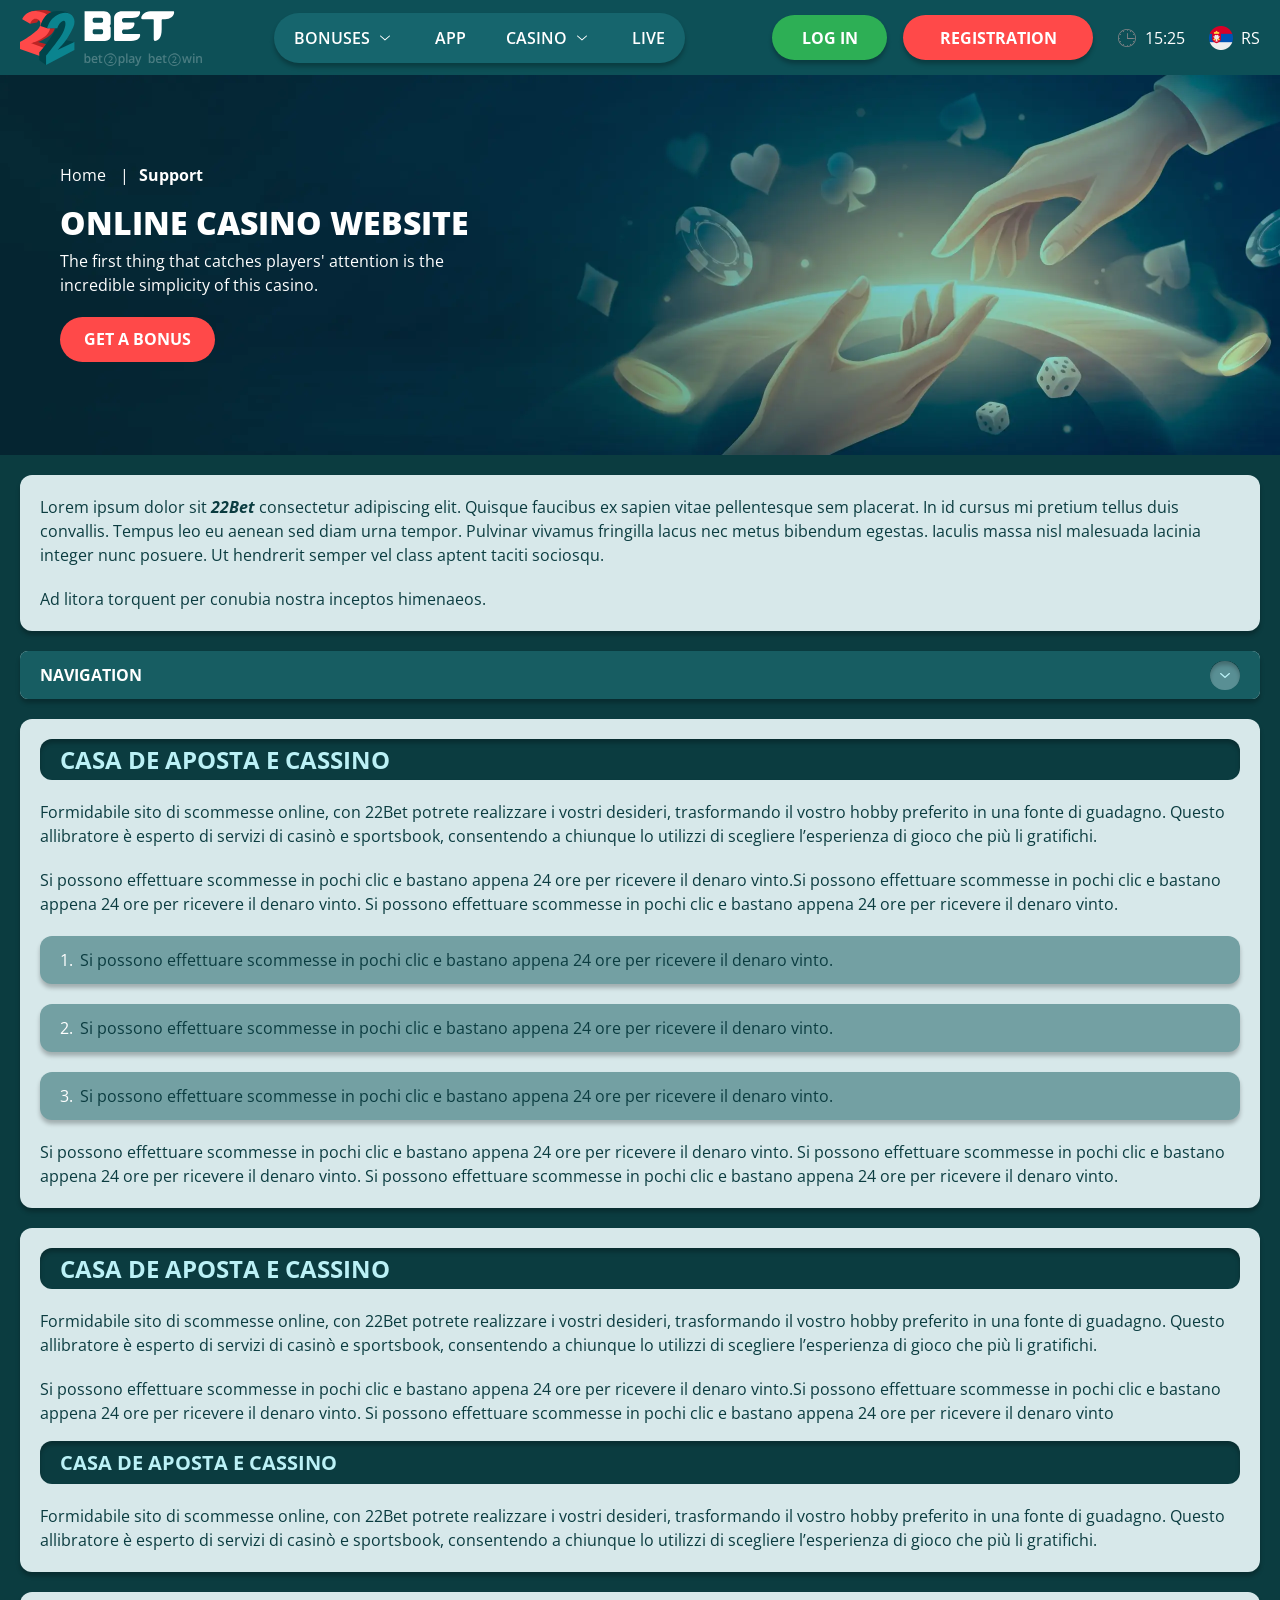
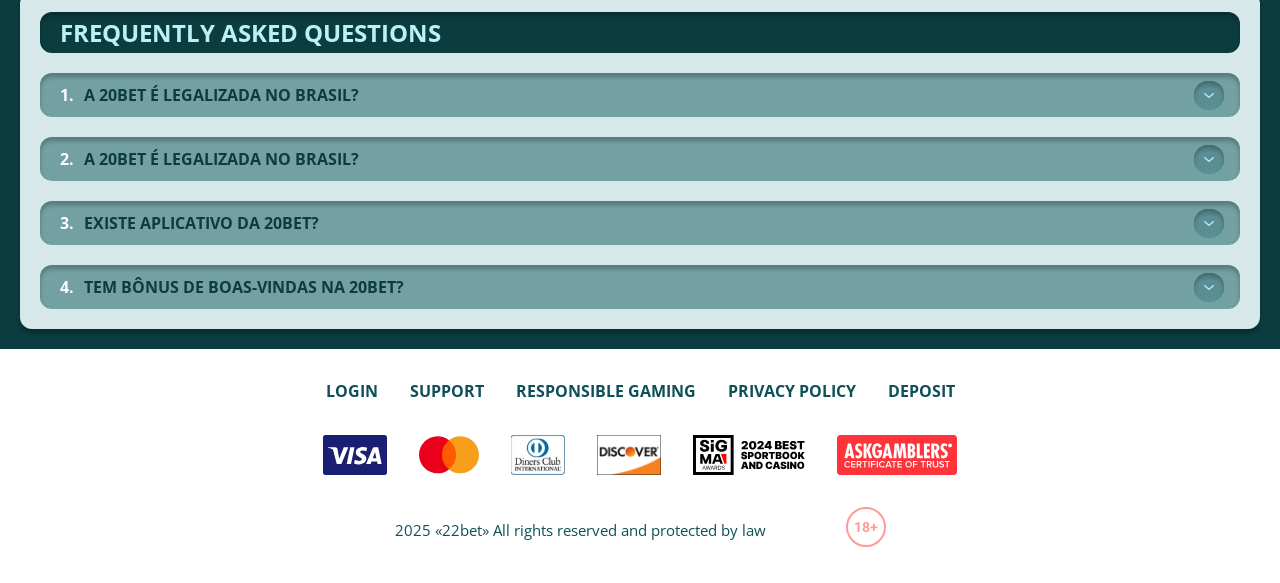
<file: support.html>
<!DOCTYPE html>
<html lang="rs">
  <head>
    <meta charset="UTF-8" />
   
    <meta name="viewport" content="width=device-width, initial-scale=1.0" />
    <title>22Bet </title>
    <meta name="description" content />
    <meta property="og:site_name" content />
    <meta property="og:title" content />
    <meta property="og:type" content="website" />
    <meta property="og:url" content />
    <meta property="og:image" content />
    <meta property="og:image:alt" content />
    <meta property="og:locale" content="rs" />
    <meta property="og:description" content />
    <link rel="preconnect" href="https://fonts.googleapis.com" />
    <link rel="preconnect" href="https://fonts.gstatic.com" crossorigin="anonymous" />
   <link href="https://fonts.googleapis.com/css2?family=Open+Sans:ital,wght@0,300..800;1,300..800&display=swap" rel="stylesheet">
<link href="https://fonts.googleapis.com/css?family=Roboto+Condensed&display=swap" rel="stylesheet">

   <link rel="stylesheet" href="./css/reset.css" />
    <link rel="stylesheet" href="./css/main.css" />
    <link rel="stylesheet" href="./css/media.css"/>
    <link rel="icon" href="./images/Group.png" type="image/x-icon"/>
    <script
    src="https://code.jquery.com/jquery-3.6.1.min.js"
    integrity="sha256-o88AwQnZB+VDvE9tvIXrMQaPlFFSUTR+nldQm1LuPXQ="
    crossorigin="anonymous"
  ></script>
  </head>
  <body>
    <header class="header">
      <section class="content header__content">
        <a href="./index.html" class="logo header__logo"
          ><img src="./images/logo.svg" alt="logo" title
        /></a>
        <button class="header__btn-menu" >
          <svg width="16px" height="16px" viewBox="0 0 16 16" xmlns="http://www.w3.org/2000/svg">
              <rect y="0" width="16" height="3" rx="1.5"></rect>
              <rect y="6.5" width="16" height="3" rx="1.5"></rect>
              <rect y="13" width="16" height="3" rx="1.5"></rect>
            </svg>
        </button>

          <nav class="menu header__menu">
            <ul class="header__menu-list">
                
              <li class="">
              <div class="header__menu-wrapper">
                <div class="js-button-expander js-button-expander--menu" >
                <a href="./bonus.html" >
                <span>Bonuses</span>
              </a>
              </div>
              <div class="header__menu-wrap js-expand-content js-expand-content--menu">
                <ul >
                  <li>
                    <a href="./freeSpins.html">
                    <span>Free Spins</span>
                  </a></li>
                  <li><a href="./promoCode.html">
                    <span>Promo Code</span>
                  </a>
                </li>
                  <li><a href="./welcomeBonus.html">
                    <span>Welcome Bonus</span>
                  </a>
                </li>
                <li><a href="./vip.html">
                    <span>VIP</span>
                  </a>
                </li>
                </ul>
              </div>
              </div>
               <a href="./bonus.html" class="header__menu-item">
                <span>Bonuses</span>
              </a>
            </li>
              <li>
                <a href="./app.html">
                 App
                </a>
              </li>
              
              <li class="">
              <div class="header__menu-wrapper">
                <div class="js-button-expander js-button-expander--menu" >
                <a href="./casino.html" >
                <span> Casino</span>
              </a>
              </div>
              <div class="header__menu-wrap js-expand-content js-expand-content--menu">
                <ul >
                  <li>
                    <a href="./slots.html">
                    <span>Slots</span>
                  </a></li>
                 
                </ul>
              </div>
              </div>
               <a href="./casino.html" class="header__menu-item">
                <span>Casino</span>
              </a>
            </li>
               <li>
                <a href="./live.html">
               Live
                </a>
              </li>
              <li>
                    <a href="./freeSpins.html">
                    <span>Free Spins</span>
                  </a></li>
                  <li><a href="./promoCode.html">
                    <span>Promo Code</span>
                  </a>
                </li>
                  <li><a href="./welcomeBonus.html">
                    <span>Welcome Bonus</span>
                  </a>
                </li>
                <li><a href="./vip.html">
                    <span>VIP</span>
                  </a>
                </li>
             <li>
                    <a href="./slots.html">
                    <span>Slots</span>
                  </a></li>
             
             
            </ul>
            <div class="header__button header__button-menu " >
              <a href="#" class="button  button__login-menu">log in</a>
              <a href="#" class="button button__menu">registration</a>
            </div>
           
          </nav>
            <a href="#" class="button button__login">log in</a>
            <a href="#" class="button button__singup">registration</a>
            <div id="clock" class="header__time">00:00</div>
            <a href="#" class="header__flag">
                <span><img src="./images/flag.png" alt="flag" title /></span>
                <span>rs</span>
              </a>
      </section>
    </header>
     <main class="main home main-page">
        <section class=" hero hero__page">
           
            <div class="background background-page">
              <img src="./images/layout-images/bg-support.webp" alt="hero" title />
              
            </div>
            <div class="hero__wrapper hero__wrapper-page">
              <div class="hero__data hero__data-bonus">
                <ul
                class="breadcrumbs "
                
              >
                <li
                  
                >
                  <a href="/" >
                    <span >Home</span></a
                  >
                 
                </li>
                <li
                  
                >
                  <a href="#" > <span >Support</span></a>
                 
                </li>
              </ul>
                <h1 class="title general hero__title">
                  Online Casino Website
                </h1>
                 <p class="hero__text">The first thing that catches players' attention is the incredible simplicity of this casino.</p>
               
                <a href="#" class="button  hero__button ">Get a Bonus</a>
               
              </div>
             
            </div>
          </section>
      <section class="main__wrap main__wrap-page">
       
       <section class="content__wrapper content__wrapper-page">

         
        
       
          <section class="content article">
            <p>
             Lorem ipsum dolor sit <a href="#">22Bet</a> consectetur adipiscing elit. Quisque faucibus ex sapien vitae pellentesque sem placerat. In id cursus mi pretium tellus duis convallis. Tempus leo eu aenean sed diam urna tempor. Pulvinar vivamus fringilla lacus nec metus bibendum egestas. Iaculis massa nisl malesuada lacinia integer nunc posuere. Ut hendrerit semper vel class aptent taciti sociosqu.
            </p>
            <p>
             Ad litora torquent per conubia nostra inceptos himenaeos.
            </p>
          </section>
        
        
           <section class="content menu-review__content">
              

            
                <div class="menu__review-desk menu__review-content">Navigation</div>
                <ul class="menu__review menu__review-list">
                  <li><a href="#">Lorem ipsum dolor sit</a></li>
                    <li><a href="#">Amet consectetur adipiscing</a></li>
                      <li><a href="#">Quisque faucibus ex sapien vitae</a></li>
                        <li><a href="#">Ut hendrerit sempero</a></li>
                          <li><a href="#">Pulvinar vivamus fringilla</a></li>
                           <li><a href="#">Ad litora torquent per conubia</a></li>
                         
                          
                </ul>
             
          
          </section>
          
        
          <section class="content article">
            <h2 class="title high article__title">Casa de Aposta e Cassino</h2>
             
            <p>
             Formidabile sito di scommesse online, con 22Bet potrete realizzare i vostri desideri, trasformando il vostro hobby preferito in una fonte di guadagno. Questo allibratore è esperto di servizi di casinò e sportsbook, consentendo a chiunque lo utilizzi di scegliere l’esperienza di gioco che più li gratifichi.
            </p>
            <p>
             Si possono effettuare scommesse in pochi clic e bastano appena 24 ore per ricevere il denaro vinto.Si possono effettuare scommesse in pochi clic e bastano appena 24 ore per ricevere il denaro vinto. Si possono effettuare scommesse in pochi clic e bastano appena 24 ore per ricevere il denaro vinto.
            </p>
           <ol>
              <li>Si possono effettuare scommesse in pochi clic e bastano appena 24 ore per ricevere il denaro vinto.</li>
              <li>Si possono effettuare scommesse in pochi clic e bastano appena 24 ore per ricevere il denaro vinto.</li>
              <li>Si possono effettuare scommesse in pochi clic e bastano appena 24 ore per ricevere il denaro vinto.</li>
            </ol>
            <p>Si possono effettuare scommesse in pochi clic e bastano appena 24 ore per ricevere il denaro vinto. Si possono effettuare scommesse in pochi clic e bastano appena 24 ore per ricevere il denaro vinto. Si possono effettuare scommesse in pochi clic e bastano appena 24 ore per ricevere il denaro vinto.</p>
          </section>
         
         
           <section class="content article">
            <h2 class="title high article__title">Casa de Aposta e Cassino</h2>
            <p>Formidabile sito di scommesse online, con 22Bet potrete realizzare i vostri desideri, trasformando il vostro hobby preferito in una fonte di guadagno. Questo allibratore è esperto di servizi di casinò e sportsbook, consentendo a chiunque lo utilizzi di scegliere l’esperienza di gioco che più li gratifichi.</p>
            <p>Si possono effettuare scommesse in pochi clic e bastano appena 24 ore per ricevere il denaro vinto.Si possono effettuare scommesse in pochi clic e bastano appena 24 ore per ricevere il denaro vinto. Si possono effettuare scommesse in pochi clic e bastano appena 24 ore per ricevere il denaro vinto</p>
            <h3>Casa de Aposta e Cassino</h3>
            <p>Formidabile sito di scommesse online, con 22Bet potrete realizzare i vostri desideri, trasformando il vostro hobby preferito in una fonte di guadagno. Questo allibratore è esperto di servizi di casinò e sportsbook, consentendo a chiunque lo utilizzi di scegliere l’esperienza di gioco che più li gratifichi.</p>
           </section>

          <section class="content faq">
            <h2 class="title high faq__title">Frequently Asked Questions</h2>
            <ul class="faq__list " >
              <li class="faq__item"  >
                <h3 class="title medium faq__subtitle js-button-expander js-button-expander--faq"  >A 20Bet é legalizada no Brasil?
                 </h3>
                <div  class="faq__answer js-expand-content js-expand-content--faq" >
                  <p  >
                    Sim, a casa de apostas tem licença emitida por Curaçao, que é reconhecida no Brasil e a permite atuar por aqui.
                  </p>
                </div>
              </li>
              <li class="faq__item"  >
                <h3 class="title medium faq__subtitle js-button-expander js-button-expander--faq"  >A 20Bet é legalizada no Brasil?</h3>
                <div class="faq__answer js-expand-content js-expand-content--faq" >
                  <p  >
                    Sim, a casa de apostas tem licença emitida por Curaçao, que é reconhecida no Brasil e a permite atuar por aqui.
                  </p>
                </div>
              </li> 
              <li class="faq__item"  >
                <h3 class="title medium faq__subtitle js-button-expander js-button-expander--faq"  >Existe aplicativo da 20Bet?</h3>
                <div class="faq__answer js-expand-content js-expand-content--faq" >
                  <p  >
                   Sim, disponível para sistemas operacionais iOS e Android.
                  </p>
                </div>
              </li> 
              <li class="faq__item"  >
                <h3 class="title medium faq__subtitle js-button-expander js-button-expander--faq"  >Tem bônus de boas-vindas na 20Bet?</h3>
                <div class="faq__answer js-expand-content js-expand-content--faq" >
                  <p  >
                   O pacote especial para novos usuários da 20Bet paga 100% sobre o primeiro depósito, com limite de 600 BRL.
                  </p>
                </div>
              </li> 
             
            </ul>
          </section>
          
        </section> 
      
        <div class=""  onclick="scrollToTop()">
          <button class="main__arrow" id="scrollToTopBtn"></button>
        </div> 
        
      </section>
    </main> 
      <footer class=" footer ">
      <section class="content footer__content">
        <ul class="footer__menu">
         <li><a href="./login.html">Login</a></li>
         <li><a href="./support.html">Support</a></li>
         <li><a href="./responsible.html">Responsible Gaming</a></li>
         <li><a href="./policy.html">Privacy Policy</a></li>
         <li><a href="./deposit.html">Deposit</a></li>
        </ul>
       
          <ul class="footer__cards-list">
           
            <li>
              <a href="#"
                ><img src="./images/visa.svg" alt="cardvisa" title
              /></a>
            </li>
            <li>
              <a href="#"
                ><img
                  src="./images/mastercard.svg"
                  alt="mastercard"
                  title
              /></a>
            </li>
            <li>
                <a href="#"
                  ><img src="./images/diners.svg" alt="diners" title
                /></a>
              </li>
              <li>
                <a href="#"
                  ><img src="./images/discover.svg" alt="discover" title
                /></a>
              </li>
              <li>
                <a href="#"
                  ><img src="./images/sigma.svg" alt="sigma" title
                /></a>
              </li>
              <li>
                <a href="#"
                  ><img src="./images/ask.svg" alt="ask" title
                /></a>
              </li>
            
          </ul>
       
        <div class="footer__wrapp">
          <div class="footer__text">
           
            <p>2025 «22bet» All rights reserved and protected by law

</p>
           
          </div>
          <div class="footer__age">
            <img src="./images/age.svg" alt="age" title />
          </div>
        </div>
      
      </section>
    </footer>
    <script src="./js/arrowUp.js" defer></script>
    <script src="./js/sidebar.js" defer></script>
    <script src="./js/expander.js" defer></script>
    <script src="./js/mobile-menu.js" defer></script>
    <script src="./js/clock.js" defer></script>
  </body>
</html>
</file>
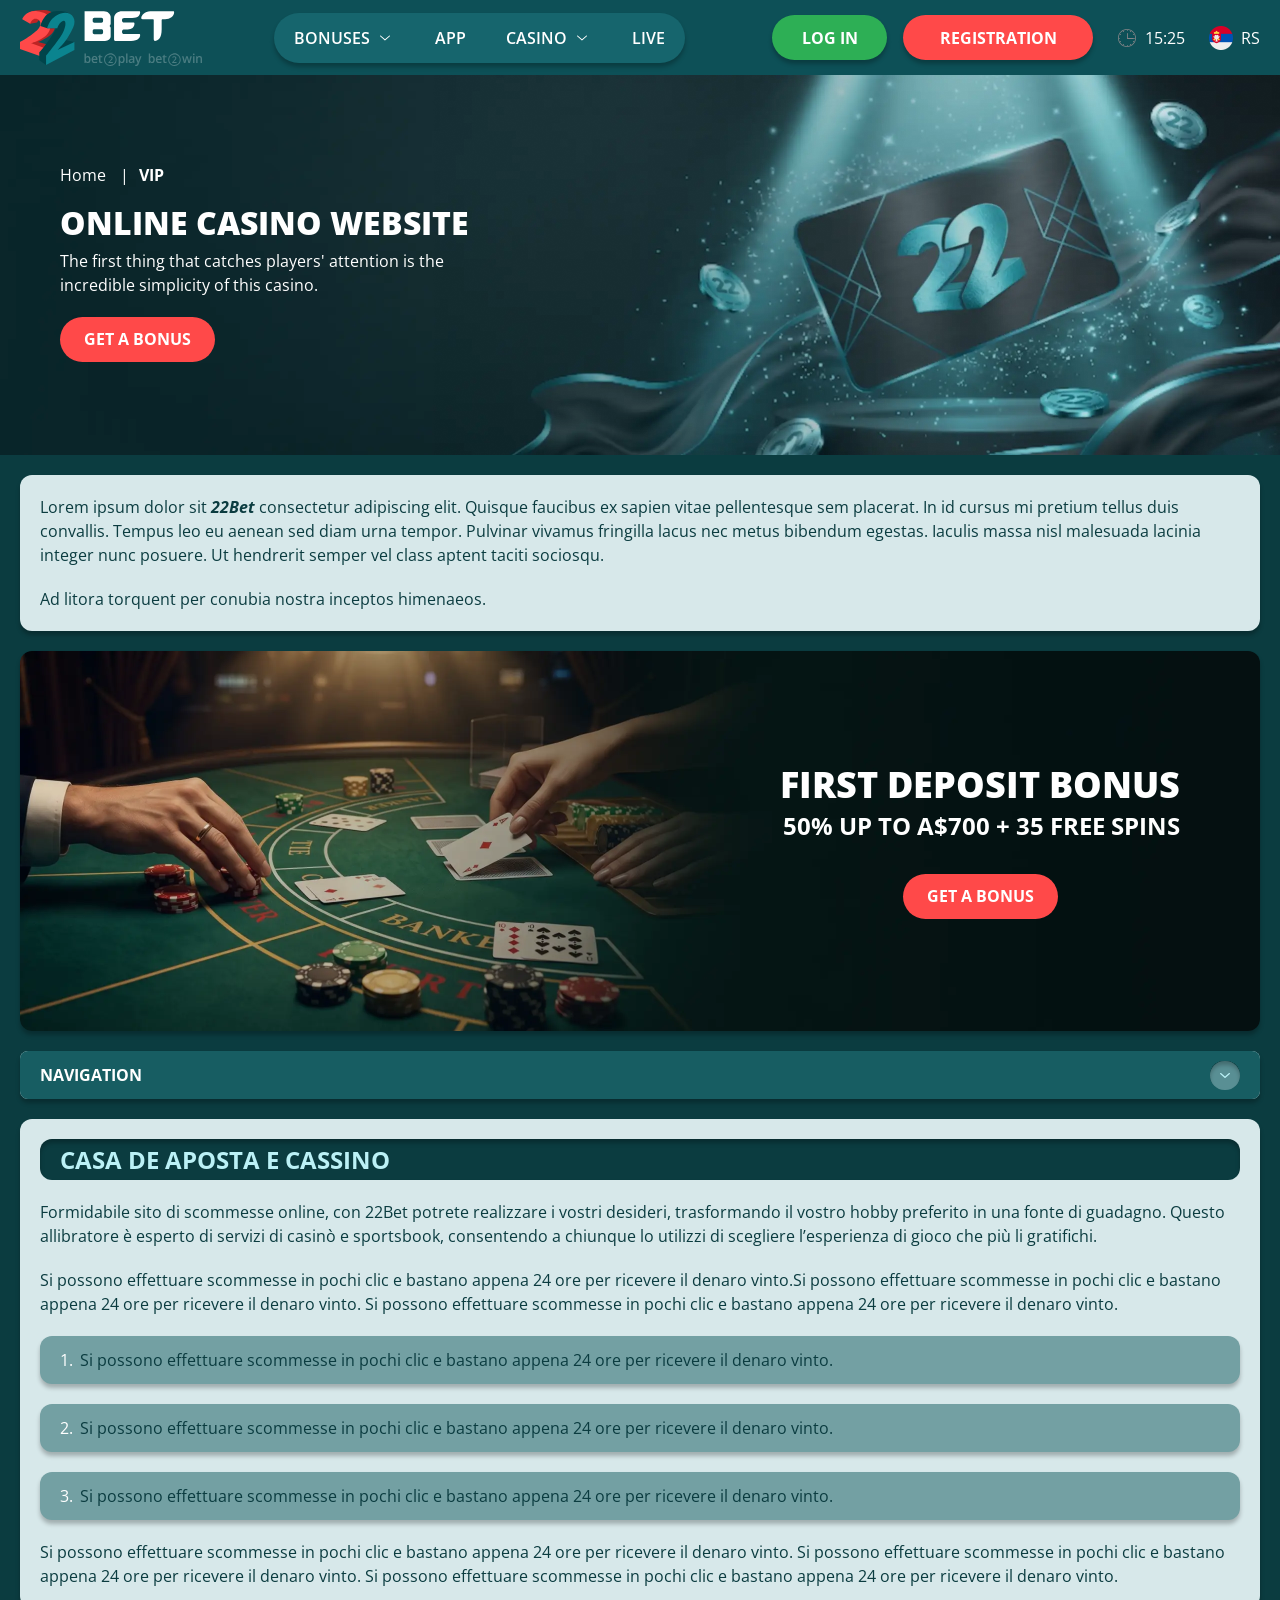
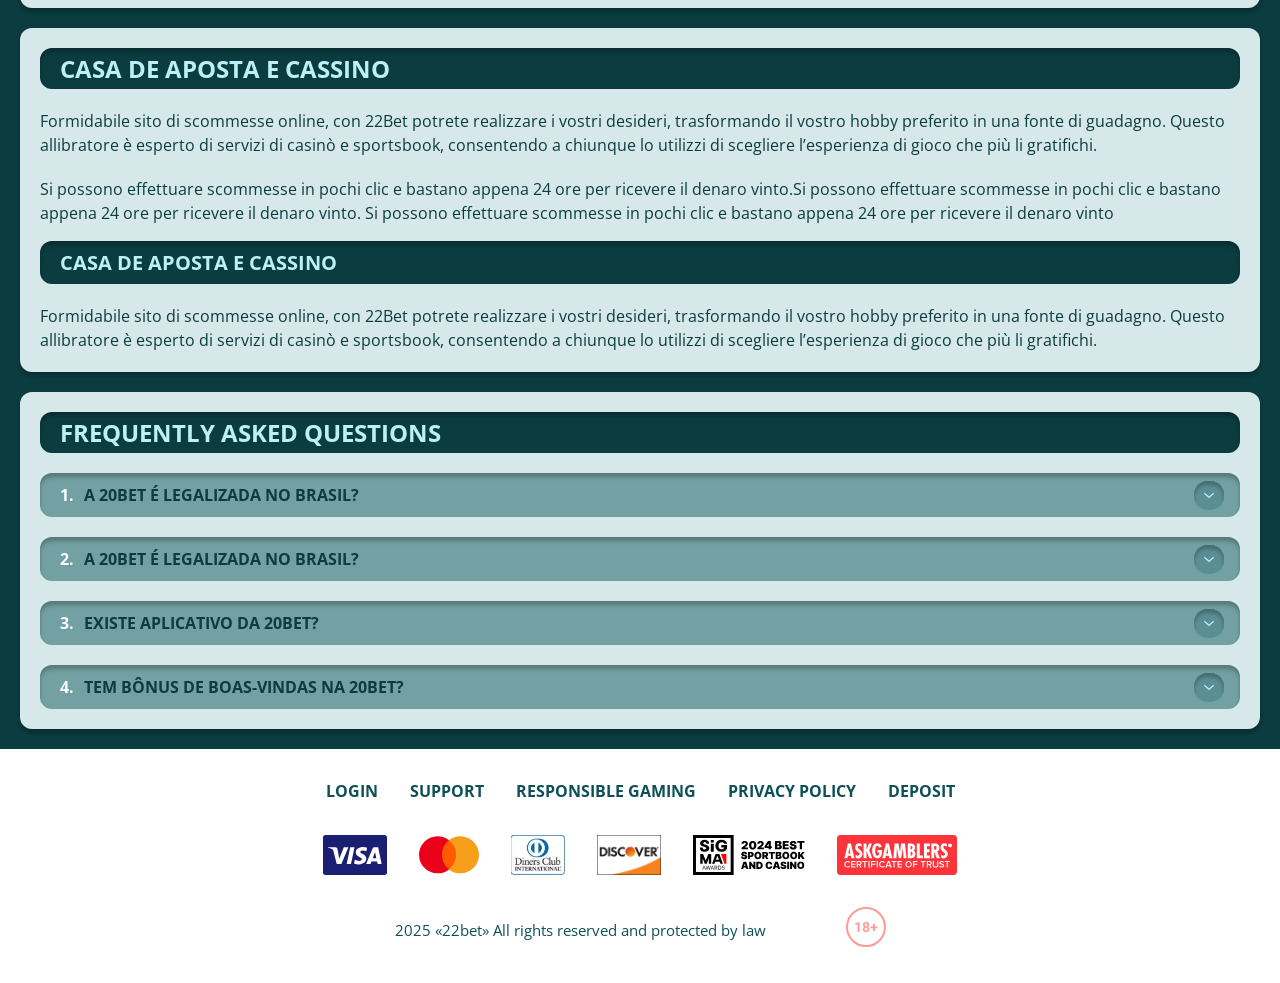
<file: vip.html>
<!DOCTYPE html>
<html lang="rs">
  <head>
    <meta charset="UTF-8" />
   
    <meta name="viewport" content="width=device-width, initial-scale=1.0" />
    <title>22Bet </title>
    <meta name="description" content />
    <meta property="og:site_name" content />
    <meta property="og:title" content />
    <meta property="og:type" content="website" />
    <meta property="og:url" content />
    <meta property="og:image" content />
    <meta property="og:image:alt" content />
    <meta property="og:locale" content="rs" />
    <meta property="og:description" content />
    <link rel="preconnect" href="https://fonts.googleapis.com" />
    <link rel="preconnect" href="https://fonts.gstatic.com" crossorigin="anonymous" />
   <link href="https://fonts.googleapis.com/css2?family=Open+Sans:ital,wght@0,300..800;1,300..800&display=swap" rel="stylesheet">
<link href="https://fonts.googleapis.com/css?family=Roboto+Condensed&display=swap" rel="stylesheet">

   <link rel="stylesheet" href="./css/reset.css" />
    <link rel="stylesheet" href="./css/main.css" />
    <link rel="stylesheet" href="./css/media.css"/>
    <link rel="icon" href="./images/Group.png" type="image/x-icon"/>
    <script
    src="https://code.jquery.com/jquery-3.6.1.min.js"
    integrity="sha256-o88AwQnZB+VDvE9tvIXrMQaPlFFSUTR+nldQm1LuPXQ="
    crossorigin="anonymous"
  ></script>
  </head>
  <body>
    <header class="header">
      <section class="content header__content">
        <a href="./index.html" class="logo header__logo"
          ><img src="./images/logo.svg" alt="logo" title
        /></a>
        <button class="header__btn-menu" >
          <svg width="16px" height="16px" viewBox="0 0 16 16" xmlns="http://www.w3.org/2000/svg">
              <rect y="0" width="16" height="3" rx="1.5"></rect>
              <rect y="6.5" width="16" height="3" rx="1.5"></rect>
              <rect y="13" width="16" height="3" rx="1.5"></rect>
            </svg>
        </button>

          <nav class="menu header__menu">
            <ul class="header__menu-list">
                
              <li class="">
              <div class="header__menu-wrapper">
                <div class="js-button-expander js-button-expander--menu" >
                <a href="./bonus.html" >
                <span>Bonuses</span>
              </a>
              </div>
              <div class="header__menu-wrap js-expand-content js-expand-content--menu">
                <ul >
                  <li>
                    <a href="./freeSpins.html">
                    <span>Free Spins</span>
                  </a></li>
                  <li><a href="./promoCode.html">
                    <span>Promo Code</span>
                  </a>
                </li>
                  <li><a href="./welcomeBonus.html">
                    <span>Welcome Bonus</span>
                  </a>
                </li>
                <li><a href="./vip.html">
                    <span>VIP</span>
                  </a>
                </li>
                </ul>
              </div>
              </div>
               <a href="./bonus.html" class="header__menu-item">
                <span>Bonuses</span>
              </a>
            </li>
              <li>
                <a href="./app.html">
                 App
                </a>
              </li>
              
              <li class="">
              <div class="header__menu-wrapper">
                <div class="js-button-expander js-button-expander--menu" >
                <a href="./casino.html" >
                <span> Casino</span>
              </a>
              </div>
              <div class="header__menu-wrap js-expand-content js-expand-content--menu">
                <ul >
                  <li>
                    <a href="./slots.html">
                    <span>Slots</span>
                  </a></li>
                 
                </ul>
              </div>
              </div>
               <a href="./casino.html" class="header__menu-item">
                <span>Casino</span>
              </a>
            </li>
               <li>
                <a href="./live.html">
               Live
                </a>
              </li>
              <li>
                    <a href="./freeSpins.html">
                    <span>Free Spins</span>
                  </a></li>
                  <li><a href="./promoCode.html">
                    <span>Promo Code</span>
                  </a>
                </li>
                  <li><a href="./welcomeBonus.html">
                    <span>Welcome Bonus</span>
                  </a>
                </li>
                <li><a href="./vip.html">
                    <span>VIP</span>
                  </a>
                </li>
             <li>
                    <a href="./slots.html">
                    <span>Slots</span>
                  </a></li>
             
             
            </ul>
            <div class="header__button header__button-menu " >
              <a href="#" class="button  button__login-menu">log in</a>
              <a href="#" class="button button__menu">registration</a>
            </div>
           
          </nav>
            <a href="#" class="button button__login">log in</a>
            <a href="#" class="button button__singup">registration</a>
            <div id="clock" class="header__time">00:00</div>
            <a href="#" class="header__flag">
                <span><img src="./images/flag.png" alt="flag" title /></span>
                <span>rs</span>
              </a>
      </section>
    </header>
     <main class="main home main-page">
        <section class=" hero hero__page">
           
            <div class="background background-page background-pageVip">
              <img src="./images/layout-images/bg-vip.webp" alt="hero" title />
              
            </div>
            <div class="hero__wrapper hero__wrapper-page">
              <div class="hero__data hero__data-bonus">
                <ul
                class="breadcrumbs "
                
              >
                <li
                  
                >
                  <a href="/" >
                    <span >Home</span></a
                  >
                 
                </li>
                <li
                  
                >
                  <a href="#" > <span >VIP</span></a>
                 
                </li>
              </ul>
                <h1 class="title general hero__title">
                  Online Casino Website
                </h1>
                 <p class="hero__text">The first thing that catches players' attention is the incredible simplicity of this casino.</p>
               
                <a href="#" class="button  hero__button ">Get a Bonus</a>
               
              </div>
             
            </div>
          </section>
      <section class="main__wrap main__wrap-page">
       
       <section class="content__wrapper content__wrapper-page">

         
        
       
          <section class="content article">
            <p>
             Lorem ipsum dolor sit <a href="#">22Bet</a> consectetur adipiscing elit. Quisque faucibus ex sapien vitae pellentesque sem placerat. In id cursus mi pretium tellus duis convallis. Tempus leo eu aenean sed diam urna tempor. Pulvinar vivamus fringilla lacus nec metus bibendum egestas. Iaculis massa nisl malesuada lacinia integer nunc posuere. Ut hendrerit semper vel class aptent taciti sociosqu.
            </p>
            <p>
             Ad litora torquent per conubia nostra inceptos himenaeos.
            </p>
          </section>
         
             
           <section class="content banner banner-main">
            <div class="background ">
              
              <img src="./images/layout-images/banner-vip.webp" alt="banner" title />
              
            </div>
            <div class="banner__info">
              
              <h2 class="title high banner__title-main">
                  
               first Deposit Bonus
              </h2>
            <p class="banner__subtitle">50% up to A$700 + 35 Free spins</p>
              <a href="#" class="button banner__button">Get a Bonus</a>
            </div>
          </section>
          
              <section class="content menu-review__content">
              

            
                <div class="menu__review-desk menu__review-content">Navigation</div>
                <ul class="menu__review menu__review-list">
                  <li><a href="#">Lorem ipsum dolor sit</a></li>
                    <li><a href="#">Amet consectetur adipiscing</a></li>
                      <li><a href="#">Quisque faucibus ex sapien vitae</a></li>
                        <li><a href="#">Ut hendrerit sempero</a></li>
                          <li><a href="#">Pulvinar vivamus fringilla</a></li>
                           <li><a href="#">Ad litora torquent per conubia</a></li>
                         
                          
                </ul>
             
          
          </section>
          
        
          <section class="content article">
            <h2 class="title high article__title">Casa de Aposta e Cassino</h2>
             
            <p>
             Formidabile sito di scommesse online, con 22Bet potrete realizzare i vostri desideri, trasformando il vostro hobby preferito in una fonte di guadagno. Questo allibratore è esperto di servizi di casinò e sportsbook, consentendo a chiunque lo utilizzi di scegliere l’esperienza di gioco che più li gratifichi.
            </p>
            <p>
             Si possono effettuare scommesse in pochi clic e bastano appena 24 ore per ricevere il denaro vinto.Si possono effettuare scommesse in pochi clic e bastano appena 24 ore per ricevere il denaro vinto. Si possono effettuare scommesse in pochi clic e bastano appena 24 ore per ricevere il denaro vinto.
            </p>
           <ol>
              <li>Si possono effettuare scommesse in pochi clic e bastano appena 24 ore per ricevere il denaro vinto.</li>
              <li>Si possono effettuare scommesse in pochi clic e bastano appena 24 ore per ricevere il denaro vinto.</li>
              <li>Si possono effettuare scommesse in pochi clic e bastano appena 24 ore per ricevere il denaro vinto.</li>
            </ol>
            <p>Si possono effettuare scommesse in pochi clic e bastano appena 24 ore per ricevere il denaro vinto. Si possono effettuare scommesse in pochi clic e bastano appena 24 ore per ricevere il denaro vinto. Si possono effettuare scommesse in pochi clic e bastano appena 24 ore per ricevere il denaro vinto.</p>
          </section>
         
         
           <section class="content article">
            <h2 class="title high article__title">Casa de Aposta e Cassino</h2>
            <p>Formidabile sito di scommesse online, con 22Bet potrete realizzare i vostri desideri, trasformando il vostro hobby preferito in una fonte di guadagno. Questo allibratore è esperto di servizi di casinò e sportsbook, consentendo a chiunque lo utilizzi di scegliere l’esperienza di gioco che più li gratifichi.</p>
            <p>Si possono effettuare scommesse in pochi clic e bastano appena 24 ore per ricevere il denaro vinto.Si possono effettuare scommesse in pochi clic e bastano appena 24 ore per ricevere il denaro vinto. Si possono effettuare scommesse in pochi clic e bastano appena 24 ore per ricevere il denaro vinto</p>
            <h3>Casa de Aposta e Cassino</h3>
            <p>Formidabile sito di scommesse online, con 22Bet potrete realizzare i vostri desideri, trasformando il vostro hobby preferito in una fonte di guadagno. Questo allibratore è esperto di servizi di casinò e sportsbook, consentendo a chiunque lo utilizzi di scegliere l’esperienza di gioco che più li gratifichi.</p>
           </section>

          <section class="content faq">
            <h2 class="title high faq__title">Frequently Asked Questions</h2>
            <ul class="faq__list " >
              <li class="faq__item"  >
                <h3 class="title medium faq__subtitle js-button-expander js-button-expander--faq"  >A 20Bet é legalizada no Brasil?
                 </h3>
                <div  class="faq__answer js-expand-content js-expand-content--faq" >
                  <p  >
                    Sim, a casa de apostas tem licença emitida por Curaçao, que é reconhecida no Brasil e a permite atuar por aqui.
                  </p>
                </div>
              </li>
              <li class="faq__item"  >
                <h3 class="title medium faq__subtitle js-button-expander js-button-expander--faq"  >A 20Bet é legalizada no Brasil?</h3>
                <div class="faq__answer js-expand-content js-expand-content--faq" >
                  <p  >
                    Sim, a casa de apostas tem licença emitida por Curaçao, que é reconhecida no Brasil e a permite atuar por aqui.
                  </p>
                </div>
              </li> 
              <li class="faq__item"  >
                <h3 class="title medium faq__subtitle js-button-expander js-button-expander--faq"  >Existe aplicativo da 20Bet?</h3>
                <div class="faq__answer js-expand-content js-expand-content--faq" >
                  <p  >
                   Sim, disponível para sistemas operacionais iOS e Android.
                  </p>
                </div>
              </li> 
              <li class="faq__item"  >
                <h3 class="title medium faq__subtitle js-button-expander js-button-expander--faq"  >Tem bônus de boas-vindas na 20Bet?</h3>
                <div class="faq__answer js-expand-content js-expand-content--faq" >
                  <p  >
                   O pacote especial para novos usuários da 20Bet paga 100% sobre o primeiro depósito, com limite de 600 BRL.
                  </p>
                </div>
              </li> 
             
            </ul>
          </section>
          
        </section> 
      
        <div class=""  onclick="scrollToTop()">
          <button class="main__arrow" id="scrollToTopBtn"></button>
        </div> 
        
      </section>
    </main> 
       <footer class=" footer ">
      <section class="content footer__content">
        <ul class="footer__menu">
         <li><a href="./login.html">Login</a></li>
         <li><a href="./support.html">Support</a></li>
         <li><a href="./responsible.html">Responsible Gaming</a></li>
         <li><a href="./policy.html">Privacy Policy</a></li>
         <li><a href="./deposit.html">Deposit</a></li>
        </ul>
       
          <ul class="footer__cards-list">
           
            <li>
              <a href="#"
                ><img src="./images/visa.svg" alt="cardvisa" title
              /></a>
            </li>
            <li>
              <a href="#"
                ><img
                  src="./images/mastercard.svg"
                  alt="mastercard"
                  title
              /></a>
            </li>
            <li>
                <a href="#"
                  ><img src="./images/diners.svg" alt="diners" title
                /></a>
              </li>
              <li>
                <a href="#"
                  ><img src="./images/discover.svg" alt="discover" title
                /></a>
              </li>
              <li>
                <a href="#"
                  ><img src="./images/sigma.svg" alt="sigma" title
                /></a>
              </li>
              <li>
                <a href="#"
                  ><img src="./images/ask.svg" alt="ask" title
                /></a>
              </li>
            
          </ul>
       
        <div class="footer__wrapp">
          <div class="footer__text">
           
            <p>2025 «22bet» All rights reserved and protected by law

</p>
           
          </div>
          <div class="footer__age">
            <img src="./images/age.svg" alt="age" title />
          </div>
        </div>
      
      </section>
    </footer>
    <script src="./js/arrowUp.js" defer></script>
    <script src="./js/sidebar.js" defer></script>
    <script src="./js/expander.js" defer></script>
    <script src="./js/mobile-menu.js" defer></script>
    <script src="./js/clock.js" defer></script>
  </body>
</html>
</file>
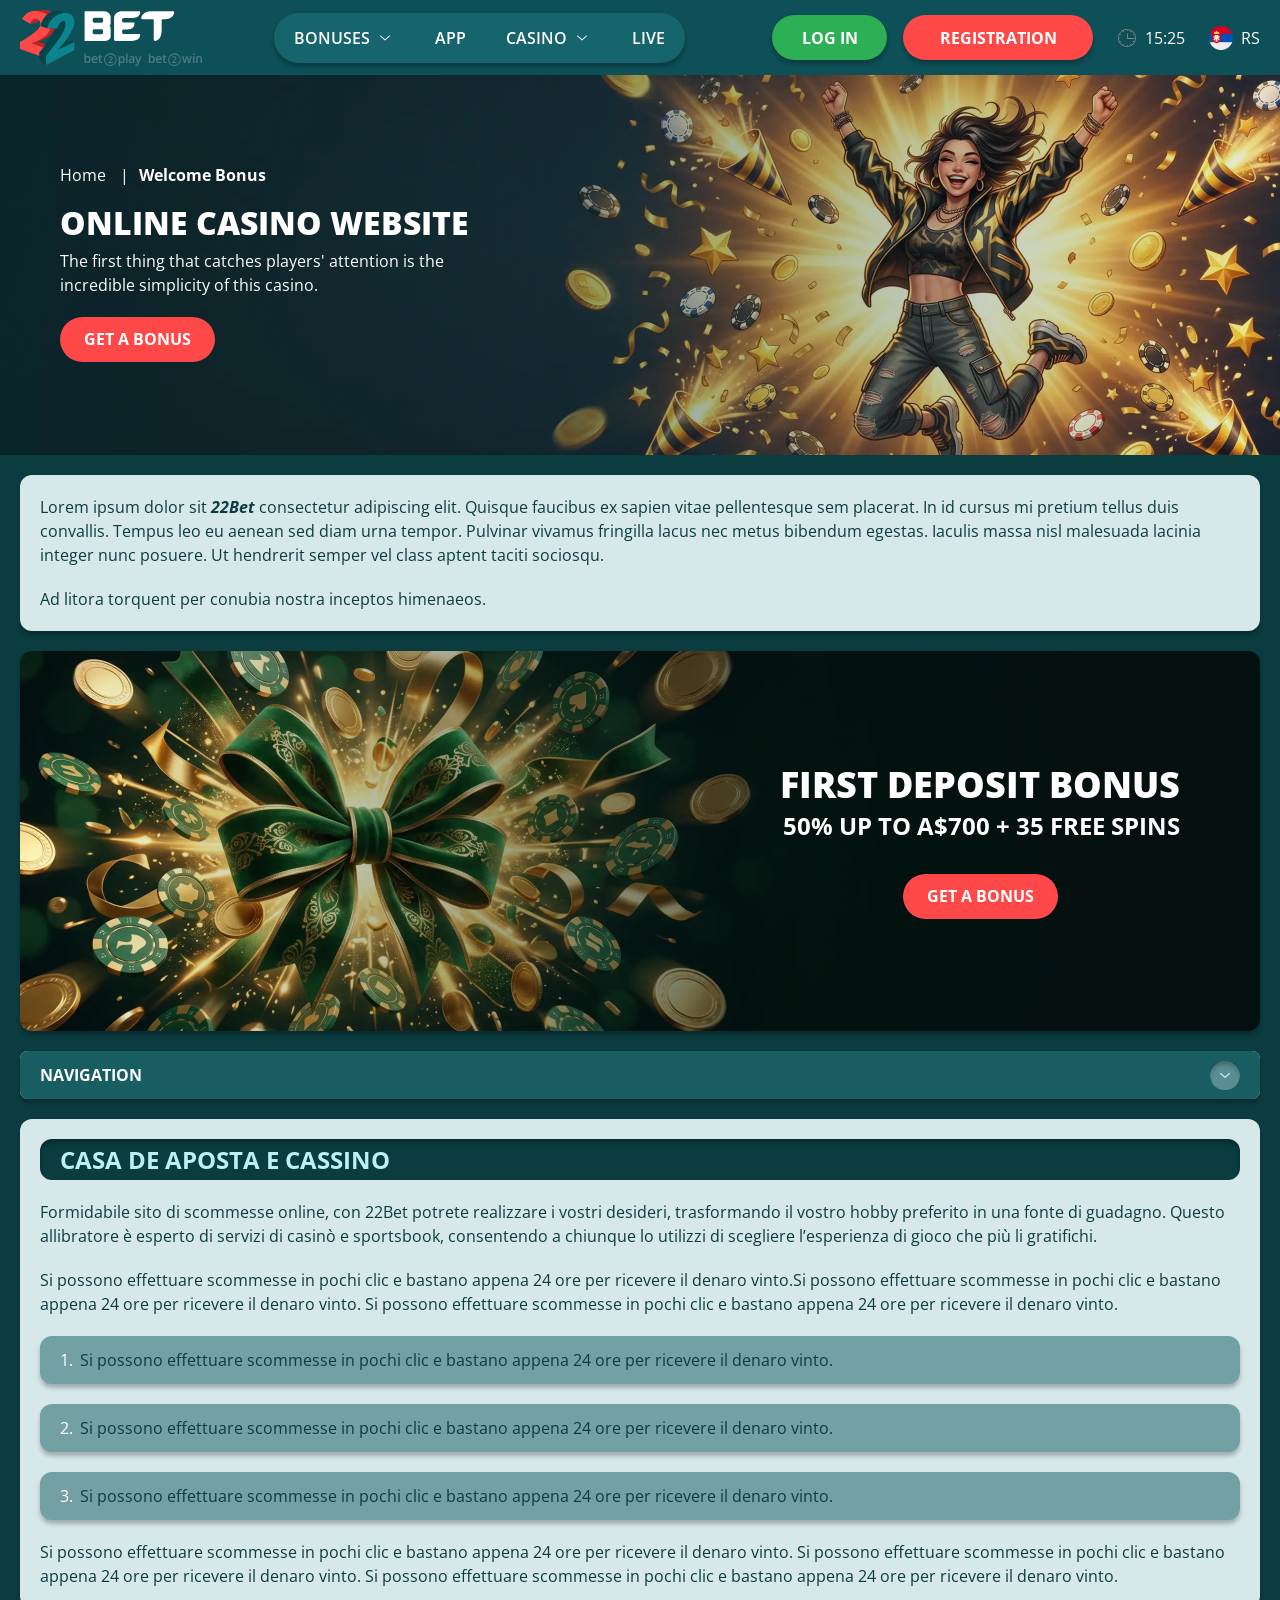
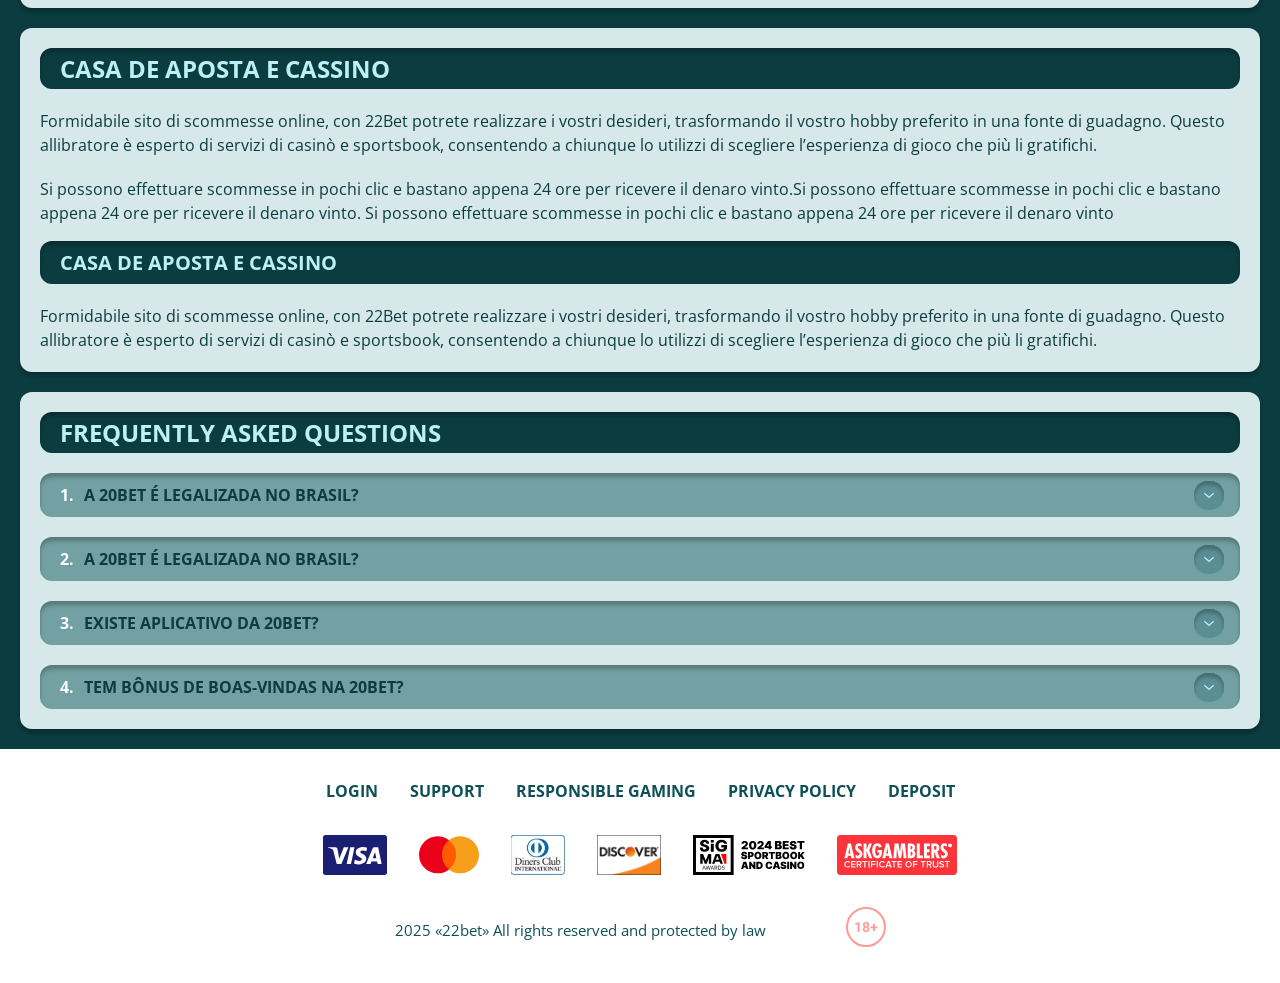
<file: welcomeBonus.html>
<!DOCTYPE html>
<html lang="rs">
  <head>
    <meta charset="UTF-8" />
   
    <meta name="viewport" content="width=device-width, initial-scale=1.0" />
    <title>22Bet </title>
    <meta name="description" content />
    <meta property="og:site_name" content />
    <meta property="og:title" content />
    <meta property="og:type" content="website" />
    <meta property="og:url" content />
    <meta property="og:image" content />
    <meta property="og:image:alt" content />
    <meta property="og:locale" content="rs" />
    <meta property="og:description" content />
    <link rel="preconnect" href="https://fonts.googleapis.com" />
    <link rel="preconnect" href="https://fonts.gstatic.com" crossorigin="anonymous" />
   <link href="https://fonts.googleapis.com/css2?family=Open+Sans:ital,wght@0,300..800;1,300..800&display=swap" rel="stylesheet">
<link href="https://fonts.googleapis.com/css?family=Roboto+Condensed&display=swap" rel="stylesheet">

   <link rel="stylesheet" href="./css/reset.css" />
    <link rel="stylesheet" href="./css/main.css" />
    <link rel="stylesheet" href="./css/media.css"/>
    <link rel="icon" href="./images/Group.png" type="image/x-icon"/>
    <script
    src="https://code.jquery.com/jquery-3.6.1.min.js"
    integrity="sha256-o88AwQnZB+VDvE9tvIXrMQaPlFFSUTR+nldQm1LuPXQ="
    crossorigin="anonymous"
  ></script>
  </head>
  <body>
    <header class="header">
      <section class="content header__content">
        <a href="./index.html" class="logo header__logo"
          ><img src="./images/logo.svg" alt="logo" title
        /></a>
        <button class="header__btn-menu" >
          <svg width="16px" height="16px" viewBox="0 0 16 16" xmlns="http://www.w3.org/2000/svg">
              <rect y="0" width="16" height="3" rx="1.5"></rect>
              <rect y="6.5" width="16" height="3" rx="1.5"></rect>
              <rect y="13" width="16" height="3" rx="1.5"></rect>
            </svg>
        </button>

          <nav class="menu header__menu">
            <ul class="header__menu-list">
                
              <li class="">
              <div class="header__menu-wrapper">
                <div class="js-button-expander js-button-expander--menu" >
                <a href="./bonus.html" >
                <span>Bonuses</span>
              </a>
              </div>
              <div class="header__menu-wrap js-expand-content js-expand-content--menu">
                <ul >
                  <li>
                    <a href="./freeSpins.html">
                    <span>Free Spins</span>
                  </a></li>
                  <li><a href="./promoCode.html">
                    <span>Promo Code</span>
                  </a>
                </li>
                  <li><a href="./welcomeBonus.html">
                    <span>Welcome Bonus</span>
                  </a>
                </li>
                <li><a href="./vip.html">
                    <span>VIP</span>
                  </a>
                </li>
                </ul>
              </div>
              </div>
               <a href="./bonus.html" class="header__menu-item">
                <span>Bonuses</span>
              </a>
            </li>
              <li>
                <a href="./app.html">
                 App
                </a>
              </li>
              
              <li class="">
              <div class="header__menu-wrapper">
                <div class="js-button-expander js-button-expander--menu" >
                <a href="./casino.html" >
                <span> Casino</span>
              </a>
              </div>
              <div class="header__menu-wrap js-expand-content js-expand-content--menu">
                <ul >
                  <li>
                    <a href="./slots.html">
                    <span>Slots</span>
                  </a></li>
                 
                </ul>
              </div>
              </div>
               <a href="./casino.html" class="header__menu-item">
                <span>Casino</span>
              </a>
            </li>
               <li>
                <a href="./live.html">
               Live
                </a>
              </li>
              <li>
                    <a href="./freeSpins.html">
                    <span>Free Spins</span>
                  </a></li>
                  <li><a href="./promoCode.html">
                    <span>Promo Code</span>
                  </a>
                </li>
                  <li><a href="./welcomeBonus.html">
                    <span>Welcome Bonus</span>
                  </a>
                </li>
                <li><a href="./vip.html">
                    <span>VIP</span>
                  </a>
                </li>
             <li>
                    <a href="./slots.html">
                    <span>Slots</span>
                  </a></li>
             
             
            </ul>
            <div class="header__button header__button-menu " >
              <a href="#" class="button  button__login-menu">log in</a>
              <a href="#" class="button button__menu">registration</a>
            </div>
           
          </nav>
            <a href="#" class="button button__login">log in</a>
            <a href="#" class="button button__singup">registration</a>
            <div id="clock" class="header__time">00:00</div>
            <a href="#" class="header__flag">
                <span><img src="./images/flag.png" alt="flag" title /></span>
                <span>rs</span>
              </a>
      </section>
    </header>
     <main class="main home main-page">
        <section class=" hero hero__page">
           
            <div class="background background-page">
              <img src="./images/layout-images/bg-welcome.webp" alt="hero" title />
              
            </div>
            <div class="hero__wrapper hero__wrapper-page">
              <div class="hero__data hero__data-bonus">
                <ul
                class="breadcrumbs "
                
              >
                <li
                  
                >
                  <a href="/" >
                    <span >Home</span></a
                  >
                 
                </li>
                <li
                  
                >
                  <a href="#" > <span >Welcome Bonus</span></a>
                 
                </li>
              </ul>
                <h1 class="title general hero__title">
                  Online Casino Website
                </h1>
                 <p class="hero__text">The first thing that catches players' attention is the incredible simplicity of this casino.</p>
               
                <a href="#" class="button  hero__button ">Get a Bonus</a>
               
              </div>
             
            </div>
          </section>
      <section class="main__wrap main__wrap-page">
       
       <section class="content__wrapper content__wrapper-page">

         
        
       
          <section class="content article">
            <p>
             Lorem ipsum dolor sit <a href="#">22Bet</a> consectetur adipiscing elit. Quisque faucibus ex sapien vitae pellentesque sem placerat. In id cursus mi pretium tellus duis convallis. Tempus leo eu aenean sed diam urna tempor. Pulvinar vivamus fringilla lacus nec metus bibendum egestas. Iaculis massa nisl malesuada lacinia integer nunc posuere. Ut hendrerit semper vel class aptent taciti sociosqu.
            </p>
            <p>
             Ad litora torquent per conubia nostra inceptos himenaeos.
            </p>
          </section>
         
             
            <section class="content banner banner-main">
            <div class="background banner__backgroundWelcome">
              
              <img src="./images/layout-images/banner-welcome.webp" alt="banner" title />
              
            </div>
            <div class="banner__info">
              
              <h2 class="title high banner__title-main">
                  
               first Deposit Bonus
              </h2>
            <p class="banner__subtitle">50% up to A$700 + 35 Free spins</p>
              <a href="#" class="button banner__button">Get a Bonus</a>
            </div>
          </section>
        
          <section class="content menu-review__content">
              

            
                <div class="menu__review-desk menu__review-content">Navigation</div>
                <ul class="menu__review menu__review-list">
                  <li><a href="#">Lorem ipsum dolor sit</a></li>
                    <li><a href="#">Amet consectetur adipiscing</a></li>
                      <li><a href="#">Quisque faucibus ex sapien vitae</a></li>
                        <li><a href="#">Ut hendrerit sempero</a></li>
                          <li><a href="#">Pulvinar vivamus fringilla</a></li>
                           <li><a href="#">Ad litora torquent per conubia</a></li>
                         
                          
                </ul>
             
          
          </section>
          
          
        
          <section class="content article">
            <h2 class="title high article__title">Casa de Aposta e Cassino</h2>
             
            <p>
             Formidabile sito di scommesse online, con 22Bet potrete realizzare i vostri desideri, trasformando il vostro hobby preferito in una fonte di guadagno. Questo allibratore è esperto di servizi di casinò e sportsbook, consentendo a chiunque lo utilizzi di scegliere l’esperienza di gioco che più li gratifichi.
            </p>
            <p>
             Si possono effettuare scommesse in pochi clic e bastano appena 24 ore per ricevere il denaro vinto.Si possono effettuare scommesse in pochi clic e bastano appena 24 ore per ricevere il denaro vinto. Si possono effettuare scommesse in pochi clic e bastano appena 24 ore per ricevere il denaro vinto.
            </p>
           <ol>
              <li>Si possono effettuare scommesse in pochi clic e bastano appena 24 ore per ricevere il denaro vinto.</li>
              <li>Si possono effettuare scommesse in pochi clic e bastano appena 24 ore per ricevere il denaro vinto.</li>
              <li>Si possono effettuare scommesse in pochi clic e bastano appena 24 ore per ricevere il denaro vinto.</li>
            </ol>
            <p>Si possono effettuare scommesse in pochi clic e bastano appena 24 ore per ricevere il denaro vinto. Si possono effettuare scommesse in pochi clic e bastano appena 24 ore per ricevere il denaro vinto. Si possono effettuare scommesse in pochi clic e bastano appena 24 ore per ricevere il denaro vinto.</p>
          </section>
         
         
           <section class="content article">
            <h2 class="title high article__title">Casa de Aposta e Cassino</h2>
            <p>Formidabile sito di scommesse online, con 22Bet potrete realizzare i vostri desideri, trasformando il vostro hobby preferito in una fonte di guadagno. Questo allibratore è esperto di servizi di casinò e sportsbook, consentendo a chiunque lo utilizzi di scegliere l’esperienza di gioco che più li gratifichi.</p>
            <p>Si possono effettuare scommesse in pochi clic e bastano appena 24 ore per ricevere il denaro vinto.Si possono effettuare scommesse in pochi clic e bastano appena 24 ore per ricevere il denaro vinto. Si possono effettuare scommesse in pochi clic e bastano appena 24 ore per ricevere il denaro vinto</p>
            <h3>Casa de Aposta e Cassino</h3>
            <p>Formidabile sito di scommesse online, con 22Bet potrete realizzare i vostri desideri, trasformando il vostro hobby preferito in una fonte di guadagno. Questo allibratore è esperto di servizi di casinò e sportsbook, consentendo a chiunque lo utilizzi di scegliere l’esperienza di gioco che più li gratifichi.</p>
           </section>

          <section class="content faq">
            <h2 class="title high faq__title">Frequently Asked Questions</h2>
            <ul class="faq__list " >
              <li class="faq__item"  >
                <h3 class="title medium faq__subtitle js-button-expander js-button-expander--faq"  >A 20Bet é legalizada no Brasil?
                 </h3>
                <div  class="faq__answer js-expand-content js-expand-content--faq" >
                  <p  >
                    Sim, a casa de apostas tem licença emitida por Curaçao, que é reconhecida no Brasil e a permite atuar por aqui.
                  </p>
                </div>
              </li>
              <li class="faq__item"  >
                <h3 class="title medium faq__subtitle js-button-expander js-button-expander--faq"  >A 20Bet é legalizada no Brasil?</h3>
                <div class="faq__answer js-expand-content js-expand-content--faq" >
                  <p  >
                    Sim, a casa de apostas tem licença emitida por Curaçao, que é reconhecida no Brasil e a permite atuar por aqui.
                  </p>
                </div>
              </li> 
              <li class="faq__item"  >
                <h3 class="title medium faq__subtitle js-button-expander js-button-expander--faq"  >Existe aplicativo da 20Bet?</h3>
                <div class="faq__answer js-expand-content js-expand-content--faq" >
                  <p  >
                   Sim, disponível para sistemas operacionais iOS e Android.
                  </p>
                </div>
              </li> 
              <li class="faq__item"  >
                <h3 class="title medium faq__subtitle js-button-expander js-button-expander--faq"  >Tem bônus de boas-vindas na 20Bet?</h3>
                <div class="faq__answer js-expand-content js-expand-content--faq" >
                  <p  >
                   O pacote especial para novos usuários da 20Bet paga 100% sobre o primeiro depósito, com limite de 600 BRL.
                  </p>
                </div>
              </li> 
             
            </ul>
          </section>
          
        </section> 
      
        <div class=""  onclick="scrollToTop()">
          <button class="main__arrow" id="scrollToTopBtn"></button>
        </div> 
        
      </section>
    </main> 
   <footer class=" footer ">
      <section class="content footer__content">
        <ul class="footer__menu">
         <li><a href="./login.html">Login</a></li>
         <li><a href="./support.html">Support</a></li>
         <li><a href="./responsible.html">Responsible Gaming</a></li>
         <li><a href="./policy.html">Privacy Policy</a></li>
         <li><a href="./deposit.html">Deposit</a></li>
        </ul>
       
          <ul class="footer__cards-list">
           
            <li>
              <a href="#"
                ><img src="./images/visa.svg" alt="cardvisa" title
              /></a>
            </li>
            <li>
              <a href="#"
                ><img
                  src="./images/mastercard.svg"
                  alt="mastercard"
                  title
              /></a>
            </li>
            <li>
                <a href="#"
                  ><img src="./images/diners.svg" alt="diners" title
                /></a>
              </li>
              <li>
                <a href="#"
                  ><img src="./images/discover.svg" alt="discover" title
                /></a>
              </li>
              <li>
                <a href="#"
                  ><img src="./images/sigma.svg" alt="sigma" title
                /></a>
              </li>
              <li>
                <a href="#"
                  ><img src="./images/ask.svg" alt="ask" title
                /></a>
              </li>
            
          </ul>
       
        <div class="footer__wrapp">
          <div class="footer__text">
           
            <p>2025 «22bet» All rights reserved and protected by law

</p>
           
          </div>
          <div class="footer__age">
            <img src="./images/age.svg" alt="age" title />
          </div>
        </div>
      
      </section>
    </footer>
    <script src="./js/arrowUp.js" defer></script>
    <script src="./js/sidebar.js" defer></script>
    <script src="./js/expander.js" defer></script>
    <script src="./js/mobile-menu.js" defer></script>
    <script src="./js/clock.js" defer></script>
  </body>
</html>
</file>
<file: css/main.css>
html{
    -webkit-text-size-adjust: 100%;
    scroll-behavior: smooth;
      overflow-x: hidden;
  }
  
  body {
      display: block;
      position: relative;
      width: 100%;
    background: #0B3C40;

      font-family: 'Open Sans', sans-serif;
      font-size: 16px;
      font-weight: 400;
      line-height: 150%;
      text-align: left;
      color:#0B3C40;
      overflow-x: hidden;
    }
  

    
    .content {
      display: block;
      position: relative;
      width: 100%;
      max-width: 1020px;
      max-width: 100%;
      /* overflow: hidden; */
      border-radius: 12px;
 background:  #D7E8EA;
box-shadow: 0px 4px 4px 0px #00000040;

      padding: 20px;
      margin: 0 auto 20px auto;
    }
    
    h1,
    h2,
    h3,
    h4,
    .title {
      display: block;
      position: relative;
      font-size: 32px;
      font-weight: 800;
      line-height: 100%;
      text-align: center;
      color: #ffffff;
    }
    
    h1,
    .title.general {
      text-transform: uppercase;
    }
    
    h2,
    .title.high {
      display: flex;
      align-items: center;
      justify-content: flex-start;
      font-weight: 700;
      font-size: 24px;
      line-height: 100%;
      text-transform: uppercase;
      color: #BBF1F6;
      
   background: #0B3C40;
   box-shadow: 0px 4px 4px 0px #00000040 inset;

    border-radius: 12px ;
padding: 8.5px 20px;
    }





    h3,
    title.medium {
      font-weight: 700;
      font-size: 20px;
      line-height: 100%;
      text-align: left;
    
      text-transform: uppercase;
  color: #BBF1F6;
      
   background: #0B3C40;
   box-shadow: 0px 4px 4px 0px #00000040 inset;

    border-radius: 12px   ;
padding: 11.5px 20px;
    }
    
    article > *,
    .article > *,
    .desk > * {
      margin-top: 20px;
    }
    
    article > *:first-child,
    .article > *:first-child,
    .desk > *:first-child {
      margin-top: 0 !important;
    }
    
    article > h2,
    .article > h2,
    .desk > h2 {
      margin-top: 32px;
    }
    
    article > h3,
    .article > h3,
    .desk > h3 {
      margin-top: 16px;
    }
    
    .button {
      
      position: relative;
    display: inline-block;
      min-width: 153px;
      height: 45px;
      border-radius: 25px;
      background: #FF4949;

      overflow: hidden;
      font-size: 16px;
      font-weight: 700;
      line-height: 100%;
      text-align: center;
      text-decoration: none;
      text-transform: uppercase;
      color: #ffffff;
      white-space: nowrap;
      cursor: pointer;
      padding: 14px 24px;
      margin: 0 auto;
   
      transition: all 0.5s;
    }
    
    .button:hover {
     background: #2DAF55;

    }
    
    
    .header,
    .main ,.footer {
      display: flex;
      position: relative;
      justify-content: space-between;
      align-items: center;
     
      max-width: 1600px;
      max-width: 100%;
      
      margin: 0 auto;
    }
    
    .background{
      display: block;
      position: absolute;
      bottom: 0;left: 0;
      height: 100%;
      width: 100%;
      overflow: hidden;
    }
    
    .background img{
      position: relative;
      width: 100%;height: 100%;object-fit: cover;
      
    }

    .background-page img{
      border-radius: 0;
    }
    
    .images img{
      border-radius: 12px;
      width: 100%;
      height: 100%;
      overflow: hidden;
      display: block;
    }

    .faq {
      overflow-anchor: none;
    }
    
    /* -------------------HEADER---------------- */
    .header {
      position: fixed;
      top: 0;
      left: 0;
      right: 0;
      width: 100%;
      z-index: 100;
      background: #0D5057;

    }
    
    .header__content {
      position: relative;
      display: flex;
      flex-direction: row;
      align-items: center;
      justify-content: space-between;
      max-width: 1540px;
      max-height: 75px;
      border-radius: 0;
      background: #0D5057;
      box-shadow: none;
border: none;
      padding: 15px 30px;
      margin: 0 auto;
    }
    
    .logo {
      display: block;
      position: relative;
      flex: 0 0 182px;
      margin-right: 72px;
    }
    
    .logo img {
      display: block;
      position: relative;
      width: auto;
      max-height: 56px;
    }
    
    .logo:hover{
      transform: scale(1.1);
    }
    .header__menu {
      display: flex;
      white-space: nowrap;
      max-height: calc(100vh - 70px);
       scrollbar-width: none; 
  -ms-overflow-style: none; 
  
    }
    .header__menu::-webkit-scrollbar {
  display: none; 
}
    
    
    .header__menu-list {
      display: flex;
      justify-content: center;
      align-items: center;
      white-space: nowrap;
      flex: 1 1 auto;
      box-shadow: 0px 4px 4px 0px #00000040;

     background: #16656D;
      border-radius: 25px;
     


    }
    .header__menu-list li {
      display: block;
      padding:  13px 20px;
    }
    
    .header__menu-list li a {
      display: inline-flex;
      position: relative;
      align-items: center;
      font-weight: 600;
      font-size: 16px;
      line-height: 10%px;
      text-transform: uppercase;
      color:#FFFFFF;
      transition: all 0.5s;
     
    }
    
    .header__menu-list li:hover {
     background: #3D5D62;
border-radius: 50px;
      
    }
    
    .menu a{
      display: none;
    }
    
  
    span {
      display: inline-block;
    }
    
    .header__menu-list a img,
    .header__flag img {
      width: 24px;
      height: 24px;
      vertical-align: middle;
    }
    
    /* .header__menu-list a span:last-child {
      margin-left: 16px;
    } */
    
    .header__flag span:first-child {
      flex: 0 1 24px;
      margin-right: 8px;
      
    }

    .header__menu-wrap {
    display: none;
    display: block;
    position: absolute;
    left: 0;
    top: 60px;
    min-width: 120px;
    height: auto;
    background: #16656D;
box-shadow: 0px 4px 4px 0px #00000040;

    border-radius:0 0 12px 12px;
    padding: 8px 16px;
    z-index: 100;
    overflow-y: hidden;
}

.header__menu-wrap ul{
  display: flex;
  flex-direction: column;
  gap: 8px;
}
.header__menu-wrap ul li{
  padding: 0;
}

.header__menu-wrap ul li:hover{
  background: none;
  
}
.header__menu-list li:first-child a ,.header__menu-list li:nth-child(3) a{
    position: relative;
    padding-right: 25px;
}

.header__menu-list .header__menu-item {
    display: none;
}

.header__menu-list li:first-child .header__menu-item {
    padding-left: 0;
}


.header__menu-list > li {
  position: relative;
}

.header__menu-wrap ul li:nth-last-child(-n+4){
  display: block;
}

.header__menu-list li:nth-last-child(-n+5) {
    display: none;
}

.header__menu-list li .header__menu-wrap ul li a{
  color:#FFFFFF !important;
  padding-right: 12px;
}

.header__menu-list li .header__menu-wrap ul li a:hover{
text-decoration: underline !important;
}

.header__menu-list li .header__menu-wrap ul li a::after{
  display: none;
}

.header__menu-wrap.js-expand-content.expanded {
  height: auto;
}
.header__menu-list li:first-child a::after, .header__menu-list li:nth-child(3) a::after{
  content: '';
  display: block;position: absolute;
  width: 20px;height: 20px;
  right: 0;
  top: 50%;
  transform: translateY(-50%);
  background: url('../images/menu-arrowDown.svg') no-repeat center center / contain;
  transition: transform 0.5s ease;
}

.header__menu-list li:first-child.active a::after,.header__menu-list li:nth-child(3).active a::after{
transform: translateY(-50%) rotate(180deg);
}

.header__menu-list li:first-child:hover a::after,.header__menu-list li:nth-child(3):hover a::after{
transform: translateY(-50%) rotate(180deg);
}

li.active .header__menu-wrap{
display: flex;
  gap: 8px;
}
    .header__flag {
      display: flex
;
    align-items: center;
      margin-left: 24px;
      color:#ffffff;
      text-transform: uppercase;
    }

    .button__login{
        margin-left: auto;
    }

     .button__login:hover{
      background: #FF4949;

     }

    .button__login{
      line-height:22px;
        min-width: 115px;
       background: #2DAF55;
box-shadow: 0px 4px 4px 0px #00000040;

        padding: 11.5px 20px;
        margin: 0 16px 0 auto;
       
    }
       .button__login:hover{
      background: #FF4949;

     }

    
 .button__singup{
  line-height: 22px;
  min-width: 190px;
  padding: 11.5px 20px;
 background: #FF4949;

box-shadow: 0px 4px 4px 0px #00000040;

    margin: 0;
 }

 .button__singup:hover{
  background: #2DAF55;
 }
    .header__time{
        color:#FFFFFF;
        position: relative;
        padding-left: 28px;
        margin-left: 24px;
    }

    .header__time::before{
      content: '';
      display: block;position: absolute;
      top: 50%;
      transform: translateY(-50%);
      width: 18px;height: 18px;
      left: 1px;
      background: url('../images/clock.svg') no-repeat center center / contain;
    }

 
    .header__btn-menu{
      display: block;
      flex: 0 1 auto;
      min-width: 0;
      border:1px solid #ffffff; 
      border-radius: 10px;
      background: #054146;

      padding: 12px;
      margin-left: 12px;
      order: 3;
     
      
    }
    
    
    svg {
      position: relative;
      fill: #ffffff;
      line-height: 1;
      vertical-align: 1;
    }
    
     
    
     
    
    
    /* ------------------ MAIN------------- */
    .main.home{
      display: flex;
      
     
    }
    
    .main__wrap {
      display: flex;
      position: relative;
      flex: 1 1 100%;
      justify-content: center;
      align-items: stretch;
      max-width: 1540px;
      padding: 20px 30px;
      margin: 0 auto;
    }
    
    
    
   
    .menu__review-content::after {
      content: "";
      position: absolute;
      right: 20px;
      top:50%;
      transform: translateY(-50%);
      width: 30px;
      height: 30px;
     background: url('../images/sidebar-arrowDown.svg') no-repeat center center / contain;
      transition:  all 0.5s;
    }

   
    
   
    
    .menu__review-content.active::after {
      
      transform: translateY(-50%) rotate(180deg);
    }
    
    .menu-review__content{
     
      padding: 0px;
      margin-bottom: 20px;
      overflow: hidden;
 background: #D7E8EA;
      border-radius: 12px;
      
    }
  
    .menu__review-content{
      position: relative;
      padding:12px 60px 12px 20px;
      color: #FFFFFF;
      font-weight: 700;
      text-transform: uppercase;
 
background: #175D62;
box-shadow: 0px 4px 4px 0px #00000040;


    }
    /* .menu-review__content::before{
      content: '';
    display: block;
    position: absolute;
    top: 0;
    left: 0;
    right: 0;
    bottom: 0;
    padding: 2px;
   background: linear-gradient(270deg, #006670 42.79%, #0B98A1 100%);

    mask: linear-gradient(#fff 0 0) content-box, linear-gradient(#fff 0 0);
    -webkit-mask-composite: destination-out;
    border-radius: 6px;

    } */




.bonuses__desc::after{
background: linear-gradient(180deg, rgba(0, 234, 206, 0) 14.75%, rgba(0, 234, 206, 0.7) 100%);


}

    
    .menu__review-content.active{
      border-bottom-left-radius: 0;
      border-bottom-right-radius: 0;
    }
    
    .menu__review li a {
   color: #0B3C40;
      position: relative;
      display: flex;
    }
  
    .menu__review li:hover a{
      
      font-weight: 700;
      font-size: 15px;
      
    }


     
    .menu__review.active{
      display: block;
     
      border-radius: 0 0 12px 12px;
    }
    .menu__review-list{
      padding: 0;
    }
    .menu__review-list li{
      padding: 8px 16px;
    }
    .content__wrapper {
      
    
      flex: 0 1 100% ;
    }
.menu__review-list li:not(:last-child){
  border-bottom: 1px solid #093B4033;
}
    
  
      
    /* -----------hero ----------- */
    .content__wrapper{
      position: relative;
       
     
    
    }
    
    .hero{
      padding: 0;
      min-height: 380px;
      display: flex;
      background:none;
  
      align-items: center;
      padding: 24px 24px 24px 0;
  }
    
    .hero__wrapper {
     
      display: flex;
      align-items: center;
     
    }
    
  
    .hero__data{
    display: block;
      position: relative;
        max-width: 480px;
      padding: 12px; 
    }
    
    .hero__title{
      margin-bottom: 10px;
      text-align: start;
     
    }
  
    .hero__data p{
      color:#ffffff;
      font-weight: 400;
      text-transform: none;
      margin-bottom: 20px;
    }
    
    
    .hero__rating {
      display: flex;
      font-weight: 700;
      align-items: center;
      text-transform: uppercase;
      color:#ffffff;
      margin-bottom: 20px;
    }
    
    .hero__rating p{
       text-transform: uppercase;
     margin-right: 10px;
     margin-bottom: 0;
    
     
    }
    .hero__button{
      display: inline-block;
    
      
      
      
      
    }

    .hero__data  li:nth-child(1) span{
      font-weight: 400;
      padding-left: 0;
    }
  
    
    
   .hero__data .hero__span{
      font-weight: 400;
      font-size: 12px;line-height: 18px;
      color:#ffffff;
    }
    
    
    
 


/* ------------features------ */
 
.features__wrap {
  display: flex;
  gap:20px;
}
.features__list,
.features__table {
 
  
  border-radius: 12px;
  

}

.features__title{
  margin-bottom: 16px;

}

.features__list li {
  display: flex;
  gap: 8px;
  position: relative;
   padding: 8px 16px ;
}

/* .features__list li + li,
.features__table tr + tr {
  margin-top: 8px;
} */

.features__table tr,.features__list li{
background: linear-gradient(90deg, #D5DFE3 0%, #D5DFE3 100%);

border-radius: 12px;
  color:#06272A;
}


.features__table {
border-collapse: separate;
display: flex;
width: 100%;
gap: 20px;
}

.features__table tbody{
  width: 100%;display: grid;
  grid-template-columns: repeat(2,1fr);
  gap: 20px;
 
}

.features__table tr {
  font-weight: 700;
  display: flex;
  flex-direction: row;
  align-items: center;
  text-align: left;
  gap: 10px;
 background:#A6C9CC;
color: #0B3C40;
padding: 4px 4px;
 overflow: hidden;
border-radius: 12px;

}

.features__table tr td:last-child{
  font-weight: 400;
  padding-left: 0;
padding: 13px 16px;


}

.features__table tr td:first-child{
background: #73A0A3;
box-shadow: 0px 4px 4px 0px #00000040 inset;

padding: 13px 16px ;
border-radius: 12px;
  font-weight: 400;
  text-transform: none;
  color: #0B3C40;
 
}

.features__table td {
  width: 100%;
}

/* -------------banner---------------- */

.banner {
  display: flex;
  align-items: center;
  justify-content:flex-end;
  overflow: hidden;
  width: 100%;
  
  min-height: 380px;
  padding:  20px 60px 20px 20px;
  background: transparent;
    border-radius: 12px;
    margin-bottom: 20px;

  
}

.banner__info {
  display: flex;
 
  flex-direction: column;
  align-items: flex-end;
  position: relative;
  max-width: 468px;

border-radius: 12px;
  text-align: center;
 
  padding: 20px;
}

.banner .banner__title-main {
  flex-direction: column;
  align-items:center;
  width: auto;
  justify-content: center;
  font-weight: 800;
  line-height: 120%;
  font-size: 36px;
  padding: 0;
  box-shadow: none;
  color: #FFFFFF;
  text-align: right;
  text-transform: uppercase;
  margin-bottom: 2.5px;
  padding-left: 0;
  padding-right: 0;
  border: none;
  background: none;
}

.banner .banner__title::after,.banner .banner__title-main::before, .banner .banner__title-main::after {
  display: none;
  
}

.banner__subtitle{
  position: relative;
  color: #FFFFFF;
  font-size: 24px;
  line-height: 150%;
  font-weight: 700;
  text-align: center;
  text-transform: uppercase;
  
  margin-bottom: 30px;
  
}



.banner__button {
  background: #FF4949;
    padding: 14px 24px;
 margin-left:auto;
 margin-right: auto;
}

.banner__button:hover{
  transform: scale(1.1);
}


.banner-page{
  max-width: 100%;
  justify-content: flex-start;
  min-height: 380px;
  padding-left: 150px;
}


   
        /* ----------------review------------- */
    
      
        .article {
          display: flex;
          flex-direction: column;
        }
        .article ul li{
          position: relative;
          padding-left: 38px;
            line-height: 28px;
   
  padding:10px 20px 10px 40px;
        }
    
        .article ul li + li,.article ol li + li{
          margin-top: 20px;
        }
       .article ul li ,.article ol li{
       background: #73A0A3;

        border-radius: 12px;
        box-shadow: 0px 4px 4px 0px #00000040;


       }
    
        .article ul li::before{
          content:'';
          position: absolute;
          left: 20px;
          top:50%;
          transform: translateY(-50%);
          width: 3px;height: 3px;
          border-radius: 50%;
          ;
background:#ffffff;

        }

        .article-page ul li::before{

          background:#054146;
        }


        .article  .button{
          margin: 20px auto 0 auto;
          

        }

        .article__background .article__button:hover{
          background: #2E9344;

        }
  
    

        .article a:not(.button){
            color:#0B3C40; 
            font-weight: 700;
            font-style: italic;
        }
        .article a:not(.button):hover{
color:#FF4949;
        }

        /* для нумерованного списка */

.article ol ,.faq{
  
  counter-reset: ol;
  position: relative;
  
}

.article ol li,.faq__subtitle{
  /* display: flex;
  align-items: center; */
  counter-increment: ol; 
  position: relative; 
  line-height: 28px;
 
  padding:10px 20px 10px 40px;}

.article ol li::before,.faq__subtitle::before
 {
  content: counter(ol) "."; 
  display: inline-block;
  position: absolute;
  font: inherit;
  font-weight: 400;
  color: #ffffff;
  left: 20px;
  display: flex;
  justify-content: center;align-items: center;
 

   
}

.faq__subtitle::before{
  color:#FFFFFF;
  font-weight: 700;
 
}

    
     
     
    /* ----------faq----------------------- */
    
    .faq__subtitle {
      position: relative;
      font-weight: 700;
      font-size: 16px;
      line-height:100%;
      text-align: left;
      color: #0B3C40;
background:#73A0A3;

border-bottom: none;
      border-radius: 12px;
      text-transform: uppercase;
      cursor: pointer;
      padding: 14px 56px 14px 44px;
    }
    
      
    
  
    .faq__title{
      margin-bottom: 20px;
    }
    
    .faq__subtitle::after {
      content: "";
      display: block;
      position: absolute;
      top: 50%;
      transform: translateY(-50%);
      right: 16px;
      width: 30px;
      height: 30px;
      background: url('../images/sidebar-arrowDown.svg') no-repeat center center / contain;
      transition: transform 0.3s ease-in-out;
      
    }
    
    .faq__subtitle.active::after {
      
      transform: translateY(-50%) rotate(180deg); 
    }
    
    .faq__item{
      position: relative;
   
    }
    
    .faq__item + .faq__item{
      margin-top: 20px;
    }
    .faq__subtitle.active {
   
    }
    
    .faq__answer {
      position: relative;
   
background: #A6C9CC;

      color: #0B3C40;
      border-radius: 12px;
           padding:  12px 16px;
     margin-top: 5px;
       border-top:none ;
    }
    
    .js-expand-content {
      display: none;
      overflow: hidden;
    }
    
    .js-expand-content.expanded {
      height: 100%;
    }
    
    
    /* ---------main__arrow------ */
    .main__arrow {
      display: block;
      position: fixed;
      width: 30px;
      height: 30px;
      right: 20px;
      bottom: 20px;
      background: transparent;

      box-shadow: 0px 4px 25px 0px #054146CC;
border-radius: 10px;
      background:#0D5057 url('../images/ArrowUp.svg') no-repeat center center / contain;
      z-index: 100;
  padding: 5px;
    
  }

  .content:last-child{
    margin-bottom: 0;
  }
    
    /* ------------footer----------------- */
    .footer{
       display: flex;
      position: relative;
    background: #FFFFFF;

      
    }
    
    .footer__content{
      display: flex
;
    flex-direction: column;
    align-items: center;
      gap:32px;
      max-width: 1480px;
      padding: 30px 20px;
      /* padding: 30px 10px 10px 30px; */
      background: transparent;
      box-shadow: none;
      margin-bottom: 0;
      border: none;
      
    }
    .footer__menu{
      display: flex;
      justify-content:center;
      gap: 32px;
      flex-wrap: wrap;
    }
    
   

    .footer__menu li a{
      font-weight: 700;text-transform: uppercase;
        position: relative;
        color:#0D5057;
        transition: all 0.5s;
    
    }

    .footer__menu li:hover a{
color: #5AB060;
    }
    .footer__info{
        position: relative;
    }

    
    .footer__info a{
     
      color: inherit;
    
    } 
    
    .footer__cards-list {
      display: flex;
      flex-wrap: wrap;
      align-content: center;
      justify-content: center;
      align-items: center;
      gap:32px;
      
    }
    
    
    
    .footer__cards-list li img {
      width: 100%;
      
      height: auto;
      display: block;
    }

    .footer__cards-list li{
      transition:  all 0.5s;
    }
    .footer__cards-list li:hover{
      transform: scale(1.1);
    }
    
    .footer__text{
      text-align: center;
      /* margin-left: auto;
      margin-right: auto; */
      
    }
    
    .footer__text p{
      color: #0D5057;
      font-size: 15px;
      font-weight: 400;
      line-height: 22px;
    }
    
    .footer__text p + p {
      margin-top: 8px;
    }
    
    .footer__wrapp{
      display: flex;
      width: 100%;
      flex-direction: row;
      justify-content: center;
      gap: 80px;
      align-items: center;
      
    }
    
    
    
    .footer__age img{
     max-width: 40px;
     max-height: 40px;
    }
    
    .footer__information{
      display: flex;
      justify-content: center;
    }
    
    .footer__information li + li{
      margin-left: 24px;
    }

    .footer__copy{
color: #ffffff;
font-size: 14px;
line-height: 16.41px;
text-align: center;
    }
    
/* --------------bonus page------------- */


    .breadcrumbs {
      display: flex;
      text-align: center;
      margin-bottom: 20px;
      white-space: nowrap;
      flex-wrap: wrap;
    }
    
    .breadcrumbs li:not(:last-child) a {
      padding-left: 0;
    }
    
    .breadcrumbs li a {
      font-weight: 400;
      color: #ffffff;
      padding: 10px;
    }
    
    .breadcrumbs li:first-child a:hover {
      color: #EB5851;
    }
    
    .breadcrumbs li:last-child a {
      font-weight: 700;
      cursor: default;
    }
    
    .breadcrumbs > li:not(:last-child):after {
      content: "|";
      position: relative;
      color: #ffffff;
      
    }
    
    .main-page.home{
   
      padding-top:75px;
      display: block;
    }
    
    .main__wrap-page{
      justify-content: flex-start
    }
    
    .home .hero__page{
     
      position: relative;
        width: 100vw;
        display: flex
    ;
        justify-content: start;
        align-items: center;
        background: linear-gradient(to right, rgba(23, 25, 35, 0.8) 100%, rgba(23, 25, 35, 0.6) 40%, rgba(23, 25, 35, 0.2) 70%, rgba(23, 25, 35, 0.8) 80%);
        padding-top: 24px;
        padding-bottom: 24px;
        padding-left: calc(50% - 600px);
        padding-right: calc(50% - 600px);
       
    }

    .hero__data-page{
      max-width: 600px;
      padding: 32px;
    }
    
    .hero__data .hero__text-page{
      font-size: 15px;
      text-transform: none;
      margin-bottom: 32px;

    }

    
    
    .content__wrapper-page{
      top:0;
    }
    
    .content.bonuses {
      padding: 0;
      background: none;
       border: none;
       box-shadow: none;
    }
    
    .bonuses__list {
  
      gap: 20px;
      display: grid;
      grid-template-columns: repeat(2, 1fr);
   }

            
    
    .bonuses__item {
      display: flex;
      align-items: center;
      justify-content: center;
   position: relative;
      border-radius: 12px;
      padding: 0;
      background: #072E31;
box-shadow: 0px 4px 4px 0px #00000040;

      min-height: 510px;
      overflow: hidden;
    }
    
    .bonuses__item > * {
      position: relative;
    }
    
    .bonuses__item + .bonuses__item {
      margin-top: 0;
    }
    
    .bonuses__item:before {
      display: none;
    }
    
    
    .bonuses__img img {
      display: block;
      width: 100%;
  height: 100%;
 object-fit: cover;

    }
    
    .bonuses__desc {
     position: relative;
    height: max-content;
   background: #00000099;
box-shadow: 0px 4px 4px 0px #00000080;

backdrop-filter: blur(10px);

width: 100%;
max-width: 100%;
      border-radius: 12px;
     
      padding: 30px 40px;
   
    }
    
    .bonuses__desc .wrap {
     
      color: #3C404B;
   
      text-align: center;
    }

    .images__wrap{
      width: 100%;height: 100%;padding: 20px ;
     display: flex;justify-content: center;
     align-items: flex-end;
    }
    
    .bonuses__icon {
      background-color: #fff;
      width: 80px;
      height: 80px;
      border-radius: 50%;
      position: absolute;
      top: -40px;
      left: 0;
      right: 0;
      margin: auto;
     
      display: flex;
      
      align-items: center;
      
      justify-content: center;
    }
    
    .title.bonuses__title {
      flex-direction: column;
      color: #FFFFFF;
      font-size: 26px;
      line-height: 32px;
      border: none;
      background: none;
      padding-left: 0;
      padding: 0;
      box-shadow: none;
      position: relative;
    }
  .title.bonuses__title::after{
    display: none;
  }
    
    .bonuses__text {
      margin-top: 20px;
      color: #ffffff;
    }
    
    .bonuses__text p {
      margin-top: 0;
      color:#ffffff;
    }
    
    .bonuses__buttons {
     position: relative;
      display: flex;
     flex-wrap: wrap;
      justify-content: center;
     
      gap: 20px;
      margin-top: 20px;
      z-index: 1;
    }
    
    .bonuses__button {
      
      height: 45px;
      width: max-content;
      box-shadow: none;
      min-width: 151px;
      font-size: 13px;
      line-height: 100%;
      font-weight: 700;
      padding: 16.5px 14px;
      /* width: calc(50% - 8px); */
      margin: 0;
      box-shadow: 0px 4px 4px 0px #00000040;

    }
    
    .bonuses__button:first-child {
     background: #2DAF55;


     
    }
    
    .bonuses__button:first-child:hover {
   background: #FF4949;


    }
    
    .bonuses__button:last-child {
    background: #FF4949;
    min-width: 121px;



    }
    
    .bonuses__button:last-child:hover {
       background: #2DAF55;


    }
    
    .hero__button-page{
      display: block;
    margin-top: 0;
    margin-left: 0;
    width: 185px;
    margin-right: auto;

    }

    .hero__button-page:hover{
      background:#2E9344;
    }
   
    

    /* --------------------app-page------------- */

    .hero__page-app{
      /* min-height: 650px; */
      height: auto;
    }

    .hero__img{
      
      z-index: 1;
      position: relative;
      
    }

    .hero__images-decor{
      position: absolute;
      bottom:-40px;right: 0;
     
      
    }
    .banner__app {
      display: flex;
      align-items: center;
      justify-content: center;
      min-height: 200px;
      border-radius: 16px;
      padding: 30px;
    }
    .banner__logo {
      max-width: 243px;
      flex: 0 0 243px;
      margin-right: 106px;
      margin-left: 106px;
      z-index: 3;
    }
    
    .banner__logo img {
      max-height: 91px;
    }
    
    .banner__content-app {
      display: flex;
      
      flex-direction: row;
      align-items: center;
      width: 650px;
      gap:16px;
     
      

    }
    .banner__btn {
      display: flex;
      flex-direction: row ;
      position: relative;
      min-width: 218px;
      height: 58px;
      font-size: 14px;
      font-weight: 700;
      align-items: center;
      line-height:16px;
      text-align: center;
      text-decoration: none;
      justify-content: center;
      border-radius: 50px;
      background: transparent;
      color: #ffffff;
    background: #2DAF55;
gap: 8px;
      text-transform: uppercase;
        cursor: pointer;
       
      padding:  16px 38px;
      padding: 13px 24px;
      /* margin: 0 auto; */
      transition: all 0.3s ease;
      overflow: hidden;
      z-index: 3;
      
    }
    
    .banner__btn:hover {
   background: #FF4949;


      border:none;

    }

    .banner__btn:last-child{
   
background: #FF4949;


    }
    
    .banner__btn:last-child:hover{
 background: #2DAF55;

    }
   
 
    
    .button__wrap-app {
      display: flex;
      flex-direction: column;
      gap: 16px;
      z-index: 3;
      ;
    }
    
    
    .banner__btn-app img,
    .banner__btn-android img {
     
      width: 32px;
      height: 32px;
      
    }
    
  

    .hero__list{
      position: relative;
      display: flex;
      justify-content: center;
      flex-wrap: wrap;
      flex-direction: row;
      gap:20px;
      margin-bottom: 32px;
    }

    .hero__list li{
      display: flex;
      flex-direction: column;
      position: relative;
      justify-content: center;
      color:#ffffff;
      align-items: center;
      flex: 0 0 112px;
      gap: 8px;
      text-align: center;
      
    }

      .hero__list li img{
        width: 40px;height: 40px;
      }
    /* -------------casino-page------------- */
    .casino__hover-link {
  color: #4da533;
  font-weight: 700;
}
.casino__item h3 {
  display: flex;align-items: center;
  font-weight: 700;
  justify-content: center;
  color: #1a2930;
  padding: 16px;
  text-align: center;
  text-decoration: none;
  text-transform: capitalize;
}

.casino__hover p {
  color: #ffffff;
  font-weight: 700;
}

.casino__buttons {
  min-width: 0;
  width: 60px;
  height: 60px;
  line-height: 22px;
  padding: 0;
  display: flex;
  justify-content: center;align-items: center;
 background: #5AB060;
    border-radius: 50%;
box-shadow: none;
  
}

.casino__buttons:hover{
  
transform: scale(1.1);
}
.casino__hover {
  display: flex;
  flex-direction: column;
  justify-content: center;
  align-items: center;
 background: #000000B2;
 
  border-radius: 12px;
  border-bottom-right-radius: 0;
  border-bottom-left-radius: 0;
  position: absolute;
  left: 0;
  top: 0;
  width: 100%;
  height: 100%;
  opacity: 0;
  transform: translateY(100%);
  transition: transform 250ms cubic-bezier(0.4, 0, 0.2, 1),
    -webkit-transform 250ms cubic-bezier(0.4, 0, 0.2, 1);
    padding: 0;
    gap: 16px;
}


.casino__hover-casino{
justify-content: center;
padding: 24px;
}
.casino__item {
  position: relative;
  border-radius: 12px;
  
  box-shadow: 0px 4px 10px 0px #00000040;
 
  width: 100%;

  overflow: hidden;
}

.casino__item:hover .casino__hover {
  transform: translateY(0);
  opacity: 1;
  z-index: 1;
}
.casino__img {
  display: block;
  width: 220px;
  height: 220px;
  width: 100%;
  height: auto;
  border-radius: 12px;
}

.casino__list {
  display: flex;
  flex-wrap: wrap;
  gap: 30px;
 
  display: grid;
  grid-template-columns: auto auto auto auto auto auto auto;
}

.casino__list-page{
  grid-template-columns: auto auto auto auto
}

.casino__wrapper {
  /* position: relative; */
  overflow: hidden;
 
  border-radius: 12px;
}

.casino__hover h3{
color: #ffffff;
text-decoration: none;
text-transform: uppercase;
font-size: 15px;
line-height: 22px;
padding: 0;
}
.casino-box{
  display: flex;flex-direction: column;
  align-items: center;
  gap: 12px;
}

.casino__hover-links{
  color: #FDFDFD;
  text-transform: uppercase
  ;
  
}

.casino{
  background: transparent;
  padding: 0;
  border: none;
  box-shadow: none;
}
/*  */
.casino__hover .live__subtitle{
  font-size: 24px;
  line-height: 32px;
}
</file>
<file: css/media.css>
@media screen and (max-width: 480px) {
    .content {
      
      margin-left: 0;
      margin-right: 0;
    }}
  
    /* ----------------header------------------- */
    @media screen and (max-width: 1568px){
.main__arrow {
  bottom: 80px;
}

.ratings__info {
  padding: 16px;
}}
    @media screen and (max-width: 1560px){
      .table tr td:nth-child(1) {
        flex: 0 0 200px;
    }
    } 

     @media screen and (max-width: 1495px){
      .features__table tr::before {
        left: 20px;
      }
}

    @media screen and (max-width: 1480px){
      .banner-main .background img{
        object-position: 10%;
      }

          .background-page img {
        object-position: 100%;
    }
    } 

   @media screen and (max-width: 1340px){
   .background img{
    object-position: 100%;
   }
  
   .header__wrap-nav{
     margin-right: auto;
   }
  
      .header__app  span:nth-child(3n) {
          display: none;
      }

      .banner__background img{
        object-position: 99%;
      }

      .hero__data {
        padding: 20px;
      }

      /*  */
      .features-row {
   gap: 20px;
    
  }

 .feature-item {
  max-width: 33.333%;
  padding-left: 120px;
  padding-right: 20px;
  border-radius: 6px;
 }

 .feature-icon {
  left: 20px;
 }


  .feature-arrow {
    display: none;
  }
  } 
  
  @media screen and (max-width: 1211px) {
  .section__wrap {
    flex-direction: column;
  }

  .banner{
    min-height: 380px;
  }
  }
  
   @media screen and (max-width: 1281px) {
  
   
  
      .header__btn-menu.active {
        background: #054146;

      }
    }
    
    @media screen and (min-width: 1215px) {
      .header__btn-menu {
        display: none;
       
      }

    
    }
  
    @media screen and (max-width: 1215px) {
      .header__btn-menu svg {
        display: block;
        margin: 0;
      }
      .header__menu-list .header__menu-item {
        display: block;
      }

      .header__menu-list li:nth-last-child(-n+5) {
    display: block;
}

       .header__menu-wrapper {
        display: none;
    }

    .header__menu-list li:first-child a::after, .header__menu-list li:nth-child(3) a::after{
      display: none;
    }

    .header__menu-list li:first-child a, .header__menu-list li:nth-child(3) a {
      padding-right: 0;
    }
    }
    
    @media screen and (max-width: 1215px) {
      .header__btn-menu svg rect {
        transform-origin: 50% 50%;
        transition: all 0.5s;
      }
    }
    
    @media screen and (max-width: 1215px) {
      .header__btn-menu.active svg rect:nth-child(1) {
        x: -2px;
        y: 6px;
        width: 20px;
        transform: rotate(225deg);
      }
    
      .header__btn-menu.active svg rect:nth-child(3) {
        opacity: 0;
      }
    
      .header__btn-menu.active svg rect:nth-child(2) {
        x: -2px;
        y: 6px;
        width: 20px;
        transform: rotate(135deg);
      }
    }
    
   
 @media screen and (max-width: 1215px) {
      .header__menu {
        
        position: fixed; 
        top: 70px; 
        left: 0;
        width: 100%; 
        height: 0;
        overflow: hidden; 
       background: #0D5057;

        text-align: center;
        z-index: 100; 
        transition: height 0.5s ease, opacity 0.5s ease;
        opacity: 0; 
        padding:20px 50px;
        overflow-y: auto;
        display: block;
    
        box-sizing: border-box;
      
      }
    
      .header__menu.active {
        display: block; 
        height: 100vh; 
        opacity: 1;
     
      }
    
    
      
    
      .header {
        z-index: 101; 
      }
    }
    
    @media screen and (max-width: 1215px) {
      .header__menu ul {
          display: flex;
          flex-direction: column;
          justify-content: center;
          text-align: center;
          margin-bottom: 16px;
          gap: 5px;
          background: none;
        box-shadow: none;
      }
  
      .header__menu ul li{
        font-size: 15px;
        white-space: nowrap;
        padding: 5px;
        
      }
      .header__menu-list li:hover{
        background: none;
       
      }

       .header__menu-list li:hover a{

color: #DE594C;
       }
  
      .header__menu ul li + li{
        margin-top: 5px;
      }
  
      .menu ul li:not(:last-child) {
        margin-right: 0;
        
      }

      .logo{
        margin-right: auto;
      }
  .images__wrap {
    padding-left: 20px;
    padding-right: 20px;
  }
  
  } 

  @media screen and (max-width: 1188px) {
    .rating__table tr + tr {
      margin-top: 0;
    }
   

    .banner .banner__title-main {
      width: 100%;
    }

    .casino__list {
          grid-template-columns: auto auto auto  auto;
    }

    .casino__buttons {
      width: 60px;height: 60px;
    }
  }

  @media screen and (max-width: 1070px) {
  .home .hero__page {
        padding-left: 20px;
        padding-right: 20px;
    }

        .banner{
          padding: 20px;
        }

  .hero__data{
      background: rgba(0,0,0,0.5);
      border-radius: 6px;
    }

    .banner-page {
      padding: 20px;;
    }

    .features-row {
      flex-direction: column;
      width: 50%;
    }
.features {
  display: flex;
  gap: 20px;
}
.features-row {
  gap: 20px;
}
        .feature-item {
border-radius: 6px;
          max-width: 100%;
        }

    
  }
  @media screen and (max-width: 950px) {
    .hero__data-bonus{
      background: rgba(0,0,0,0.5);
      border-radius: 6px;
    }
    .images__wrap {
      padding: 10px 10px 20px 10px;
    }

    .background img {
      object-position: 90%;
    }

  
    .home .hero__page{padding-left: 20px;}
  }

  @media screen and (max-width: 829px) {
    .hero__data  {
      background: rgba(0,0,0,0.5);
      border-radius: 6px;
    }

    .hero{
      padding-left: 20px;
    }

    .features__wrap ,.features__table {
      flex-direction: column;
      gap: 4px;
      
    }
    .features__list, .features__table {
      width: 100%;
    }
  

.feature-icon {
  width: 40px;height: 40px;
}

.feature-item {
  padding: 16px 16px 16px 70px;
}
 .button__login {
      display: none;
    }

   .header__button-menu > .button__login-menu{
        display: inline-block;
            min-width: 115px;
    background: #2DAF55;

        margin: 0;
        
    } 
  
    .button__login-menu:hover{
      background: #FF4949;

    }
  }


  

  @media screen and (max-width: 774px) {
   
  
      .menu .button__singup{
         display: none;
      }
  
      
       .header__button {
        display: block;
        
      }

      
        .table tr td:nth-child(1) {
            flex: 0 0 160px;
        }
  
    }
  
    @media screen and (max-width: 711px) {
    .button__login{
      display: none;
      
  } 
  .sport-menu__list li a{
    padding: 13px;
  }
  .sport-menu__list {
    gap:16px;
  }
 }


  
  @media screen and (max-width: 664px) {
      
      .header__content{
          padding: 15px;
      }
      .menu .button__singup{
          display: inline-block;
          margin: 0;
          margin-left: 10px;
       }
      
      .header__menu .header__button-menu{
        display: flex;
            flex-direction: column;
            
            justify-content: center;
            align-items: center;
      }
  
      .header__menu .button__menu {
        display: inline-block;
        margin-top: 20px;
         background: #FF4949;

            min-width: 190px
        
      }

         .header__menu .button__menu:hover{background: #2DAF55;
} 
      .button__singup{display: none;}
     
      .features__table tr td:first-child::after {
        display: none;
      }

      .features__table td:first-child,.features__table tr td:last-child {
 text-align: left;
    
    
}
    .features {
      flex-direction: column;
      gap: 0;
    }

    .features-row {
      width: 100%;
    }
  }

 

  @media screen and (max-width: 616px) {

    .features__table tbody {
      grid-template-columns: repeat(1,1fr);
    }

    .sport-menu{
      flex-direction: column;
      align-items: center;
    }
    .sport-menu__list{
      justify-content: center;
    }

    .sport-menu__wrap {
      width: max-content;
    }
  }

    @media screen and (max-width: 576px) {
      .banner__button {
        margin-right: auto;
      }
      .banner__subtitle,    .banner .banner__title-main  {
        text-align: center;
      }

      .banner__info{
        width: 100%;
        min-width: 0;
        align-items: center;
      }

      
    }  


    @media screen and (max-width: 535px) {
      .rating__table img + img {
        margin-left: 2px;
    }
.banner-page .background img{
  object-position:70%;
}
   
    }

    @media screen and (max-width: 509px) {
      .banner__info {
        text-align: center;
       align-items: center;
      }

      .banner .banner__title-main{
        font-size: 28px;
        text-align: center;
        align-items: center;
      }

      .banner__subtitle  {
        text-align: center;
      }

      .banner__button {
        margin-left: auto;
      }

      .table tr td:nth-child(1) {
        font-size: 14px;font-weight: 500;
      }
    }

 
  @media screen and (max-width: 468px) {
      
     
      .header__flag{
        margin-right: 0;
      }

      .hero__data,.hero__title{
        text-align: center;
      }

      .hero__rating{
        justify-content: center;
      }
   
  }

  @media screen and (max-width: 447px) {
    
   
  .table tr td:nth-child(1) {
    font-weight: 700;
  }
  .main__wrap {
    padding: 20px 10px 10px 10px;}
  }

  @media screen and (max-width: 447px) {
    .table tr td:nth-child(1) {
       flex: 0 0 150px;
    }
    .rating__table tr {
      padding: 16px 10px;
  }
  
  }
  
  @media screen and (max-width: 1440px) {
      .sidebar-left{
          display: none;
      }
  
      .header__content {padding-left: 20px;
      padding-right: 20px;}
      
     
     
  
  } 
  
  @media screen and (max-width: 1440px) {
    .menu-review__content{
      display: block;
      /* padding: 0; */
      border-radius: 8px;
     }
  
     
     .menu-review-desk{
       padding: 16px;
     } 
     
    
    .menu-review__content > .menu-review__list.active {
      display: block ;
    }
  }
  
  /* -----------------main--------- */
  
  @media screen and (max-width: 1440px) {
  
    .main__wrap{
      
      padding: 20px;
    }
  
      .content__wrapper  {
          
          flex: 1 1 100%;
          margin: auto 20px 0 0
         
      }
  
       .content__wrapper .content{
        max-width: 100%;
          margin-left: 0;
          margin-right: 0;
         } 
  }
  
  @media screen and (max-width:1100px) {
      
  
      .content__wrapper {
          flex: 1 1 100%;
          margin-right: 0;
          max-width: 100%;
         } 
  }
  
  
  @media screen and (max-width:560px) {
    .main.home{
      display: block;
    }
    .content {
      padding: 16px;
    }
        .menu-review__content

 {padding: 0px;}
 .casino {
  padding: 0;
 }

 .bonuses__desc {
  padding: 16px;
 }
  }
  
  
  
  /* -----------features---------------- */
  
  @media screen and (max-width:1189px) {
      table td:first-child {
          width: 50%;
           font-weight: 700;
        }
        
        table td:last-child {
          width: 50%;
   
        }
    .ratings__list {
        grid-template-columns: repeat(3, 1fr);
    }
        
        .features__table td:last-child {
         
          white-space: normal;
        }
  
        
        

        .background-page-casino img,.background-page-live img{
          object-position: 50%;
        }
  
  }
  
  @media screen and (max-width:1100px) {
      .sidebar-right{
          display: none;
      }

      .features__table tbody {
        grid-template-columns: repeat(2,1fr);
      }

      .banner__info {
        background: rgba(0,0,0,0.3);
        backdrop-filter: blur(5px);
      }

  }

  @media screen and (max-width:899px) {
    .features__table tbody {
        grid-template-columns: repeat(1, 1fr);
    }

  }
  @media screen and (max-width:859px) {
    .features__content {
      flex-direction: column;
    }

    .features__wrapp {
      width: 100%;height: 450px;
    }

    .content__wrapp {
      width: 100%;
    }

   .footer__cards-list {
    gap: 20px;
   }

  .rating__table img{
    width: 28px;
  }

 
  }

  
  @media screen and (max-width:750px) {
    
    .ratings__list li {
        width: 100%;
    }
  
    
  
    .ratings__button{
      margin-left: auto;
    }
  
    .hero__title{
      font-size: 28px;
    }
  
    .rating__table img + img {
      margin-left: 4px;
  }
  
    .review__title, .ratings__title, .faq__title{
      font-size: 28px;
    }
  }

  @media screen and (max-width:713px) {
   
    .bonuses__img img{
      object-position: 100%;
    }

    .ratings__list {
        grid-template-columns: repeat(2, 1fr);
    }

    .hero{
      padding: 20px;
    }

    .hero__data{
      background: rgba(0,0,0,0.5);
      padding: 20px;
      border-radius: 10px;
      backdrop-filter: blur(5px);
    }
  }

  @media screen and (max-width: 687px) {
    
    .rating__table tr {
      flex-direction: column;
      justify-content: center;
      gap:12px;
      padding: 16px;
    }

    .table tr td:nth-child(1) {
      flex: 0 ;
      justify-content: center;
  }
  .table tr td:nth-child(3) {
    margin-left: 0;
    flex: 0;
  }
  .rating__table img + img {
    margin-left: 8px;
}

   
  }

  @media screen and (max-width:650px) {
    table{
      flex-direction: column;
    }
   
        .features__table tbody {
        grid-template-columns: repeat(1,1fr);
      }

   

        .banner-main .banner__background img {
        object-position: 15%;
    }

   
  }
  
  @media screen and (max-width:600px) {
    .review__title, .ratings__title, .faq__title{
      font-size: 24px;
      line-height: 32px;
      white-space: wrap;
    }
    .hero__title{
      font-size: 24px;
    }
  
   
  }

  @media screen and (max-width:576px) {
    .button__wrap-app{
      flex-direction: column;
    }
    
       .features__table tr::before {
      width: 60px;height: 60px;
    }
    
      .banner-main .banner__background img {
        object-position: 15%;
    }
  }

  

  @media screen and (max-width:536px) {
    

    .features__wrapp {
      height: 350px;
    }
    .ratings__list {
        grid-template-columns: repeat(1, 1fr);
    }
  }

  

  @media screen and (max-width:480px) {
    .hero__wrapper{
      position: relative;
      max-width: 100%;
      align-items: center;
      flex-direction: column;
      justify-content: center;
      
      
    }
        .main__wrap {
        padding: 20px 10px 10px 10px;
    }
    
    .sport-menu{
      display: none;
    }
  
  
    .hero__img{
      position: absolute;
      opacity: 0.5;
      
    }
  
    .hero__title{
      
      
      z-index: 1;
    }
  
    .hero__button{
      
      z-index: 1;
      
    }
    .features__table tr{
     
     text-align: center;
      flex-direction: column;
      
    }

    .features__table tr td:first-child ,.features__table tr td:last-child {
width: 100%;
text-align: center;

    }
 .features__table tr::before {
      width: 40px;height: 40px;
    }
  
  
    .header__logo {
      margin-right: auto;
    }
  
    .features__table td:last-child {
      
      word-wrap: break-word; 
      white-space: normal;  
      
    }

    .rating__table img + img {
      margin-left: 4px;
  }
    .features__table tr {
      gap: 0;
    }

    
  } 

  @media screen and (max-width:454px) {
    .features-banner__data {
      max-width: 300px;
    }

    .features-banner__title {
      font-size: 22px;
    }

    .header__logo {
      flex: 0 0 120px;
    }

    .main-page.home {
    padding-top: 70px;}

    .rating__table img {
      width: 24px;
  }
  .banner__info {
    padding: 15px;
  }

  h2, .title.high{
    font-size: 22px;
    line-height: 24px;
  }
.banner__subtitle {
  font-size: 22px;line-height: 100%;
}
      .banner .banner__title-main {
        font-size: 28px;
        line-height: 120%;
  }}


  

  @media screen and (max-width:414px) {
    .features-banner__data {
      max-width: 280px;}

      .features__button {
        min-width: 170px;
        padding-left: 20px;padding-right: 20px;
        
      }
      .main__arrow {
        opacity: 0.7;
      }
    }
  @media screen and (max-width:395px) {
    .hero__data {
      padding: 16px;
    }

        .header__logo {
        flex: 0 0 100px;
    }


    .features-banner__data {
      max-width: 260px;}

      .features-banner__title {
        font-size: 20px;
        margin-bottom: 16px;
      }

      .features-banner__title span{
        font-size: 12px;
      }
  }
  @media screen and (max-width:387px) {
    .hero__data {
      padding: 13px;
    }

   
    .rating__table img {
      width: 18px;
  }

  .rating__table img + img {
    margin-left: 3px;
}
  } 


  @media screen and (max-width:385px) {
    .footer__wrapp {
        flex-direction: column;
        gap:12px;
    }
    .footer__text {
        margin-right: 0;
        margin-left: 0;
    }

       .main__arrow{
        bottom: 20px;
       }

   
  }
  
  @media screen and (max-width:370px) {
     
  
     .header__app  {
      display: none;
  }
  
    .logo{
        max-width: 100px;
    }
    .banner__logo{
      max-width: 243px;
    }
  
     table td:first-child {
      width: 70%;
      font-size: 14px;
       font-weight: 500;
       white-space:normal;
       
    }
    
    table td:last-child {
      
      font-size: 14px;
    }
  
    
    .header__time::before {
        display: none;
    }

      .header__time{
        padding-left: 0;
      }
  
    .ratings__wrap{white-space: nowrap;}

    .features-banner__data {
      max-width: 240px;}

      .features-banner__title {
        font-size: 18px;
        
      }
  }
  
  
  @media screen and (max-width:480px) {
   
  
    .footer__information{
      display: flex;
      flex-wrap: wrap;
    }
  
    .footer__information li {
      margin-left: 24px;
      margin-top: 24px;
    }
    .banner__backgroud img {
        object-position: 99%;
    }
}
@media screen and (max-width:442px) {
    .footer__menu{
        display: block;
        text-align: center;
      }
      .footer__menu li{ 
        text-align: center;
        padding-left: 0;
        
      }
      .footer__menu .footer__info li::before {
        display: none;
      }
      .footer__menu div{
        border: none;
      }
    }
  
  
  @media screen and (max-width:440px) {
    
    .banner__info .banner__title {
      font-size: 20px;}

      .banner__button{
          min-width: 180px;
          padding: 14px;
      }
   
  
    .footer__menu > li:not(:last-child){ 
      margin-bottom: 16px;
      
    }

    .banner__info .banner__title {
        font-size: 24px;}

        .sport-menu__list li a {
          padding: 5px;
        }
  }



  @media screen and (max-width:348px) {
    
  .features-banner__data {
    max-width: 220px;}

    .features-banner__title {
      font-size: 16px;
      
    }

    .header__flag span:last-child{
      display: none;
    }
  }
  /* ------------bonus-page-------------- */

  
  @media screen and (max-width:1440px) {
    .sidebar-left-page{
      display: block;
      margin-right: 20px;
    }

    .menu-review__content-page{
      display: none;
      
    }
    .bonuses__img img{
      object-position: 50%;
      width: 100%;
    }
    
    .content__wrapper-page{
      margin-right: 0;
      
    }

    .content.menu-review__content.content-page{
      margin: 0;
    }


    .bonuses__button{
      margin-left: 0;margin-right: 0;
    }
    
  }

  @media screen and (max-width:986px) {
    .sidebar-left-page{
      display: none;
    }

    .menu-review__content-page{
      display: block;
      
    }

    .content__wrapper-page{
      margin-right: 0;
    }
    .main__wrap-page{
      display: block;
    }

    .bonuses__buttons {
      flex-wrap: wrap;
    }
  }

  
  @media screen and (max-width:900px) {
  
.bonuses__desc {
  max-width: 100%;
  padding: 20px 12px;
}

}

@media screen and (max-width:693px) {
  
 
    .hero__data-page{
      width: 100%;min-width: 0;
    }

   
  }

@media screen and (max-width:616px) {
    .bonuses__list{ grid-template-columns: repeat(1, 1fr);}

   } 

@media screen and (max-width:598px) {
  .bonuses__list {
    flex-direction: column;
  }
  .bonuses__item {
    max-width: 100%;
    width: 100%;
    max-width: 560px;
}


   

    
}

@media screen and (max-width: 468px) {
  .breadcrumbs{
    justify-content: center;
  }

     

 
  .hero__button-page{
    margin-left: auto;
  }
  
}



/* --------------app-page-------------- */
@media screen and (max-width: 1531px) {
  .banner__logo {
    
    margin-right: 80px;
    margin-left: 80px;
  }



}

@media screen and (max-width: 1470px) {
  .banner__logo {
    
    margin-right: 50px;
    margin-left: 50px;
  }
}
@media screen and (max-width: 1440px) {
  .banner__logo {
    
    margin-right: 280px;
    margin-left:280px;
  }
}
@media screen and (max-width: 1391px) {
  .banner__logo {
    
    margin-right: 230px;
    margin-left:230px;
  }
}

@media screen and (max-width: 1291px) {
  .banner__logo {
    
    margin-right: 180px;
    margin-left:180px;
  }
}

@media screen and (max-width: 1240px) {
  .banner__logo {
    
    margin-right: 160px;
    margin-left:160px;
  }

  .background-page img{
    object-position: 100%;
  }
}

@media screen and (max-width: 1145px) {
  .banner__logo {
    
    margin-right: 100px;
    margin-left:100px;
  }

 
}

@media screen and (max-width: 1122px) {
  .content__wrapp {
    flex-direction: column;
  }

  .content__wrapp div{
    width: 100%;
  }
}

@media screen and (max-width: 1014px) {
  .hero__img{
    /* display: none; */
    right: 50px;
  }

  .banner__content-app{
    width: max-content;
  }
}

@media screen and (max-width: 951px) {
  .banner__logo {
    
    margin-right: 50px;
    margin-left:50px;
  }

 


}

@media screen and (max-width: 891px) {
  .banner__logo {
    
    margin-right: 20px;
    margin-left:20px;
  }

  .hero__img{
    display: none;}
}
@media screen and (max-width: 838px) {
 
  .banner__logo {
      margin: 0;
      flex: 0;
  }
  .banner__app{
      justify-content: center;
    }

    .casino__list {
          grid-template-columns: auto auto auto;
    }
}



@media screen and (max-width: 616px) {
  .background-page img{
    object-position: 85%;
  }

  .casino__list {
        grid-template-columns: auto auto ;
    }

  
}

@media screen and (max-width: 598px) {
.banner__content-app {
  flex-direction: column;
 
}
}

@media screen and (max-width: 480px) {
  .casino__list {
    gap: 16px;
  }
}
@media screen and (max-width: 468px) {
 .banner__content-app {
        width: 100%;}
      }
@media screen and (max-width: 435px) {
.casino__list {
          grid-template-columns: auto auto;
    }}

@media screen and (max-width: 426px) {
  .banner__app{
    justify-content: center;
  }
  .images__wrap{
    padding: 10px;
  }

  .casino__list {
        grid-template-columns: auto ;
    }

     
}

@media screen and (max-width: 390px) {
  .banner__content-app {
    background: none;
  }
}
</file>
